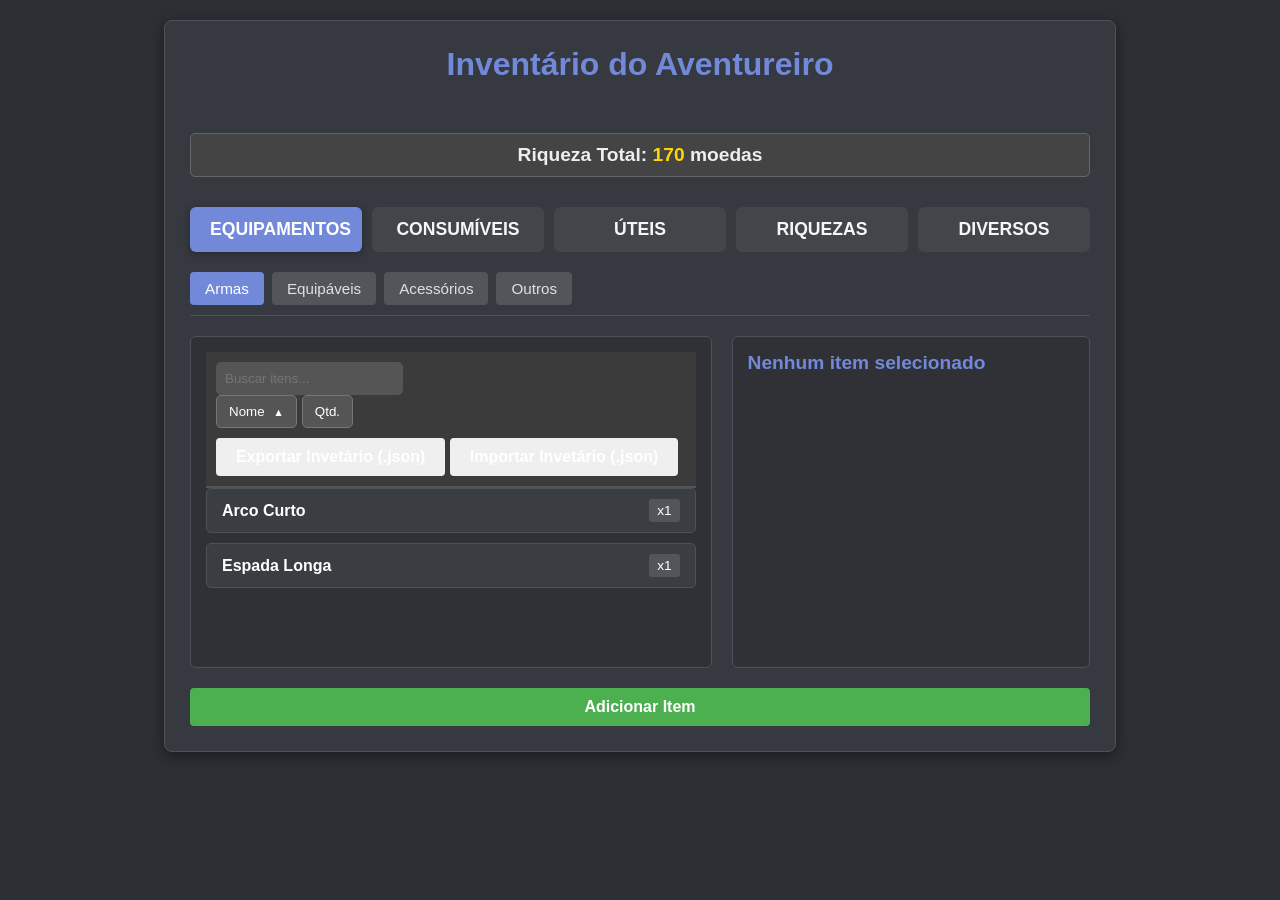
<file: inventario/index.html>
<!DOCTYPE html>
<html lang="pt-BR">
<head>
    <meta charset="UTF-8">
    <meta name="viewport" content="width=device-width, initial-scale=1.0">
    <title>Inventário RPG</title>
    <link rel="stylesheet" href="style.css">
</head>
<body>
    <div class="inventory-container">
        <h1>Inventário do Aventureiro</h1>
        <div class="total-wealth">
            <h3>Riqueza Total: <span id="totalWealthValue">0</span> moedas</h3>
        </div>

        <div class="main-categories">
            <button class="category-tab active" data-category="equipamentos">EQUIPAMENTOS</button>
            <button class="category-tab" data-category="consumiveis">CONSUMÍVEIS</button>
            <button class="category-tab" data-category="uteis">ÚTEIS</button>
            <button class="category-tab" data-category="riquezas">RIQUEZAS</button>
            <button class="category-tab" data-category="diversos">DIVERSOS</button>
        </div>

        <div class="subcategory-tabs">
            <button class="subcategory-tab active" data-subcategory="armas">Armas</button>
            <button class="subcategory-tab" data-subcategory="equipaveis">Equipáveis</button>
            <button class="subcategory-tab" data-subcategory="acessorios">Acessórios</button>
            <button class="subcategory-tab" data-subcategory="outros-equip">Outros</button>
        </div>
        
        <div class="inventory-content">
            <div class="item-list">
                <div class="controls-container">
                    <div class="search-sort-container">
                        <input type="text" id="searchInput" placeholder="Buscar itens...">
                        <div class="sort-buttons">
                            <button id="sortNameButton" class="sort-button">Nome</button>
                            <button id="sortQuantityButton" class="sort-button">Qtd.</button>
                        </div>
                    </div>

                    <div class="file-actions">
                        <button id="exportButton" class="action-button">Exportar Invetário (.json)</button>
                        <button id="importButton" class="action-button">Importar Invetário (.json)</button>
                        <input type="file" id="importFile" accept=".json" style="display: none;">
                    </div>
                </div>

                <div id="itemListWrapper">
                    <p>Clique em um item para ver os detalhes.</p>
                </div>
            </div>

            <div class="item-details">
                <div class="details-text">
                    <h3 class="details-name">Nenhum item selecionado</h3>
                    <p class="details-type"></p>
                    <p class="details-effect"></p>
                    <p class="details-special-effect"></p>
                    <p class="details-description"></p>
                    <p class="details-quantity"></p>
                    <p class="details-value hidden"></p>
                </div>
    
                <div class="action-buttons-container">
                    <div id="actionButtonsContainer" class="button-group">
                        <button id="useItemButton" class="action-button use-button hidden">Usar</button>
                        <button id="addQuantityButton" class="action-button add-button hidden">Adicionar Quantidade</button>
                        <button id="removeButton" class="action-button remove-button hidden">Remover Item</button>
                    </div>
    
                    <button id="moreActionButton" class="action-button more-button hidden">Mais...</button>

                    <div id="secondaryActionsContainer" class="button-group hidden">
                        <button id="editItemButton" class="action-button">Editar Item</button>
                        <button id="exportItemTextButton" class="action-button">Exportar</button>
                    </div>
                </div>
            </div>
        </div>

        <div id="addItemFormContainer" class="add-item-form-container hidden">
            <h2 id="formTitle">Adicionar Novo Item</h2>
            <div id="importItemContainer" class="import-text-container">
                <textarea id="importItemText" rows="6" placeholder="Cole o texto do item aqui para importar..."></textarea>
                <button id="importItemTextButton" class="action-button">Importar Item</button>
            </div>
            <form id="addItemForm" class="add-item-form">
                <div class="form-group">
                    <label for="itemName">Nome do Item:</label>
                    <input type="text" id="itemName" required>
                </div>
                <div class="form-group">
                    <label for="itemCategory">Categoria Principal:</label>
                    <select id="itemCategory" required>
                        <option value="equipamentos">EQUIPAMENTOS</option>
                        <option value="consumiveis">CONSUMÍVEIS</option>
                        <option value="uteis">ÚTEIS</option>
                        <option value="riquezas">RIQUEZAS</option>
                        <option value="diversos">DIVERSOS</option>
                    </select>
                </div>
                <div class="form-group">
                    <label for="itemSubcategory">Subcategoria:</label>
                    <select id="itemSubcategory" required></select>
                </div>
                <div class="form-group">
                    <label for="itemType">Tipo do Item:</label>
                    <input type="text" id="itemType" placeholder="Ex: Espada, Poção">
                </div>
                <div class="form-group">
                    <label for="itemEffect">Efeito:</label>
                    <input type="text" id="itemEffect" placeholder="Ex: +5 Dano Físico">
                </div>
                <div class="form-group">
                    <label for="itemSpecialEffect">Efeito Especial (opcional):</label>
                    <input type="text" id="itemSpecialEffect">
                </div>
                <div class="form-group">
                    <label for="itemDescription">Descrição (opcional):</label>
                    <textarea id="itemDescription"></textarea>
                </div>
                <div class="form-group">
                    <label for="itemQuantity">Quantidade:</label>
                    <input type="number" id="itemQuantity" value="1" min="1" required>
                </div>
                <div class="form-group">
                    <label for="itemValue">Valor Unitário (apenas Riquezas):</label>
                    <input type="number" id="itemValue" value="0" min="0">
                </div>
                <div class="form-actions">
                    <button type="submit" id="submitButton" class="action-button add-button">Adicionar Item</button>
                    <button type="button" id="cancelAddItemButton" class="action-button remove-button">Cancelar</button>
                </div>
            </form>
        </div>

        <button id="showAddItemButton" class="action-button add-button">Adicionar Item</button>
    </div>

    <div id="removeModal" class="modal hidden">
        <div class="modal-content">
            <h4>Remover Item</h4>
            <p id="removeModalText">Quantos itens de <strong id="itemToRemoveName"></strong> você quer remover?</p>
            <div class="modal-input">
                <input type="number" id="removeQuantityInput" min="1" value="1">
                <span id="maxQuantitySpan"></span>
            </div>
            <div class="modal-buttons">
                <button id="confirmRemoveButton" class="action-button remove-button">Confirmar</button>
                <button id="removeAllButton" class="action-button remove-button hidden">Remover Tudo</button>
                <button id="cancelRemoveButton" class="action-button">Cancelar</button>
            </div>
        </div>
    </div>
    
    <div id="addModal" class="modal hidden">
        <div class="modal-content">
            <h4>Adicionar Item</h4>
            <p>Quantos itens de <strong id="itemToAddName"></strong> você quer adicionar?</p>
            <div class="modal-input">
                <input type="number" id="addQuantityInput" min="1" value="1">
            </div>
            <div class="modal-buttons">
                <button id="confirmAddButton" class="action-button add-button">Confirmar</button>
                <button id="cancelAddButton" class="action-button">Cancelar</button>
            </div>
        </div>
    </div>

<div class="item-text-modal hidden">
    <h4>Exportar Item</h4>
    <textarea id="itemTextOutput" rows="8" readonly></textarea>
    <button id="copyItemTextButton" class="action-button">Copiar Texto</button>
</div>

    <script src="script.js"></script>
</body>
</html>
</file>
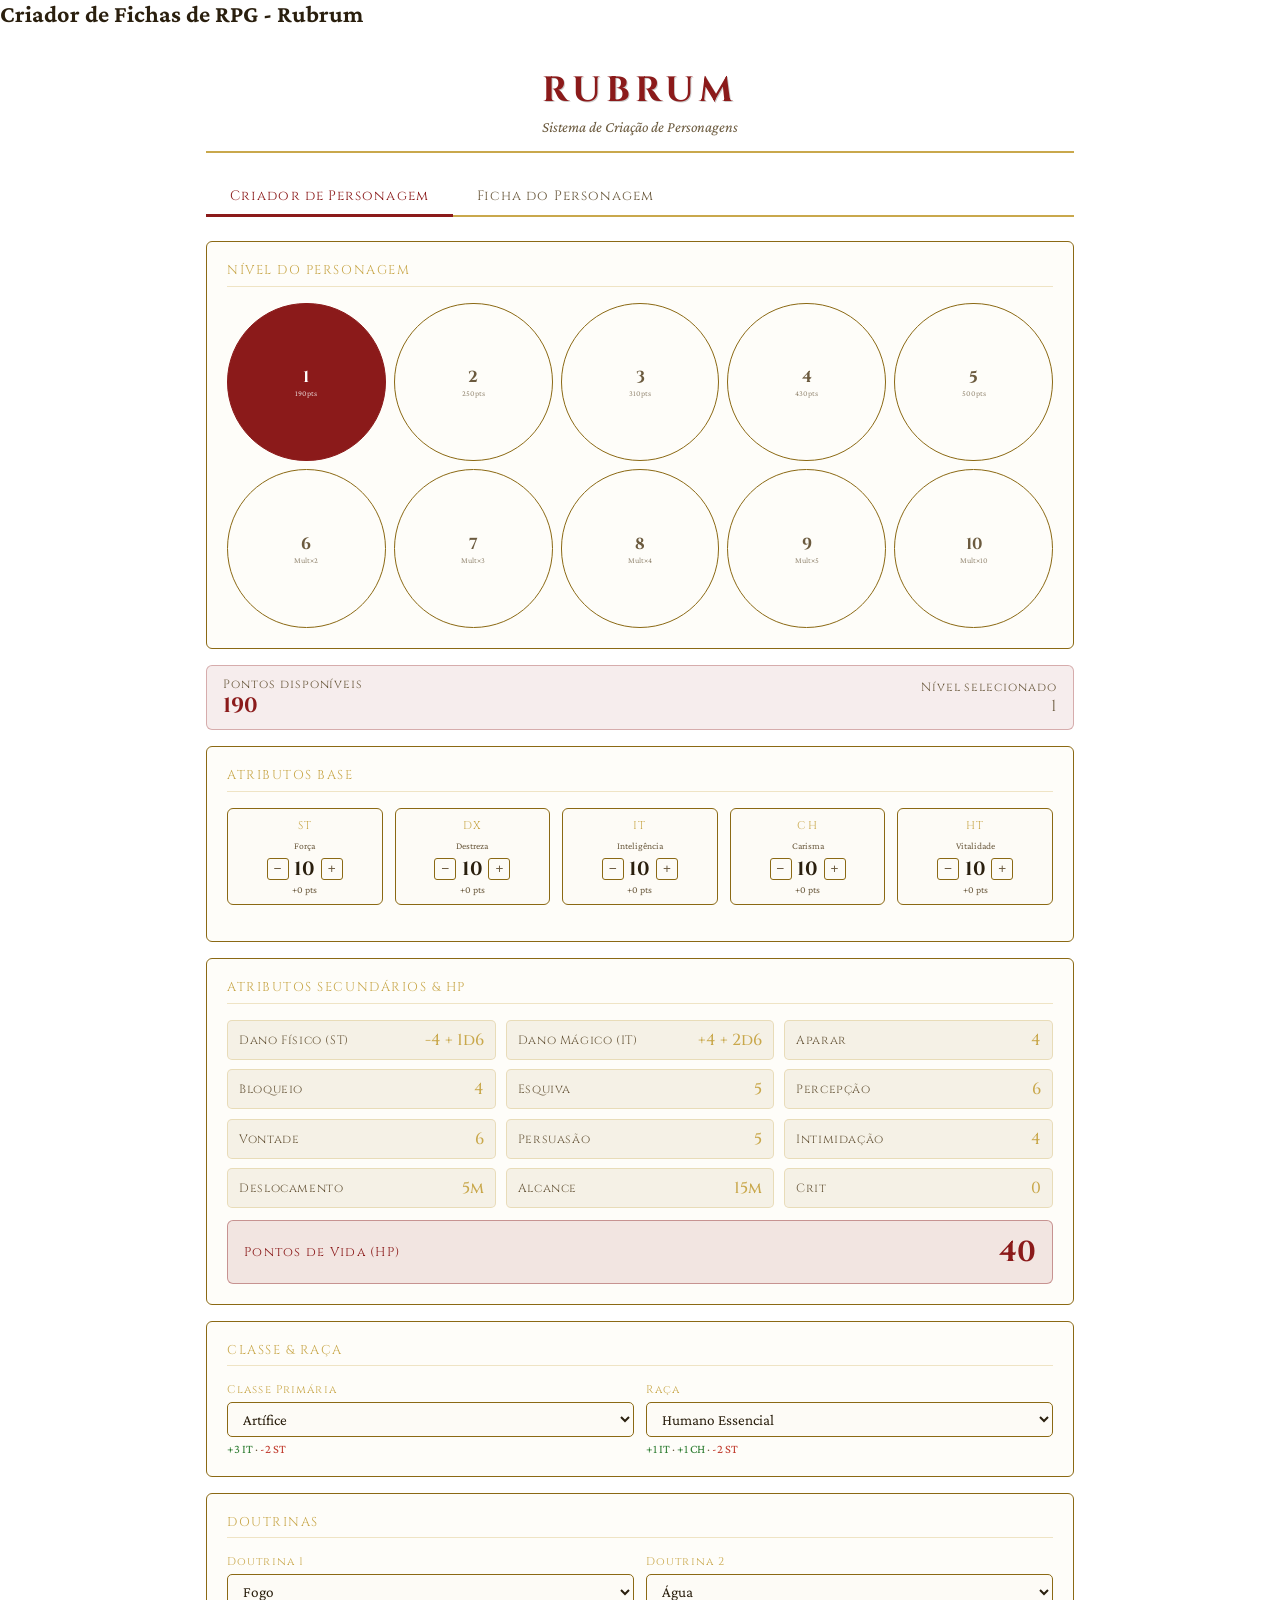
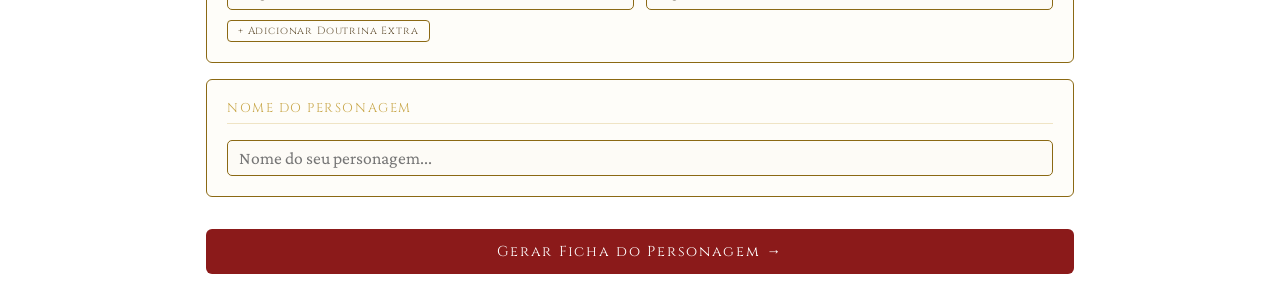
<file: Sheet_Creator/rubrum_sheet_v3.html>
<style>
  @import url('https://fonts.googleapis.com/css2?family=Cinzel:wght@400;500;700&family=Crimson+Pro:ital,wght@0,300;0,400;0,600;1,400&display=swap');

  * { box-sizing: border-box; margin: 0; padding: 0; }

  :root {
    --rubrum-red: #8B1A1A;
    --rubrum-gold: #C9A84C;
    --rubrum-dark: #1a1410;
    --rubrum-parchment: #f5edd8;
    --rubrum-ink: #2a1f0e;
    --rubrum-border: #8B6914;
    --rubrum-muted: #6b5a3e;
  }

  body { background: transparent; font-family: 'Crimson Pro', Georgia, serif; color: var(--rubrum-ink); }

  .app { max-width: 900px; margin: 0 auto; padding: 1rem; }

  .header {
    text-align: center;
    padding: 1.5rem 0 1rem;
    border-bottom: 2px solid var(--rubrum-gold);
    margin-bottom: 1.5rem;
  }

  .header h1 {
    font-family: 'Cinzel', serif;
    font-size: 2.2rem;
    color: var(--rubrum-red);
    letter-spacing: 0.15em;
    text-shadow: 1px 1px 0 rgba(0,0,0,0.2);
  }

  .header p {
    font-size: 0.95rem;
    color: var(--rubrum-muted);
    margin-top: 0.25rem;
    font-style: italic;
  }

  .tabs {
    display: flex;
    gap: 0;
    margin-bottom: 1.5rem;
    border-bottom: 2px solid var(--rubrum-gold);
  }

  .tab-btn {
    font-family: 'Cinzel', serif;
    font-size: 0.85rem;
    letter-spacing: 0.08em;
    padding: 0.6rem 1.5rem;
    background: none;
    border: none;
    border-bottom: 3px solid transparent;
    color: var(--rubrum-muted);
    cursor: pointer;
    transition: all 0.2s;
    margin-bottom: -2px;
  }

  .tab-btn.active {
    color: var(--rubrum-red);
    border-bottom-color: var(--rubrum-red);
  }

  .tab-btn:hover:not(.active) { color: var(--rubrum-gold); }

  .section { display: none; }
  .section.active { display: block; }

  .panel {
    background: rgba(245,237,216,0.15);
    border: 1px solid var(--rubrum-border);
    border-radius: 6px;
    padding: 1.25rem;
    margin-bottom: 1rem;
  }

  .panel-title {
    font-family: 'Cinzel', serif;
    font-size: 0.8rem;
    letter-spacing: 0.12em;
    color: var(--rubrum-gold);
    text-transform: uppercase;
    margin-bottom: 1rem;
    padding-bottom: 0.4rem;
    border-bottom: 1px solid rgba(201,168,76,0.3);
  }

  .level-grid {
    display: grid;
    grid-template-columns: repeat(5, 1fr);
    gap: 0.5rem;
  }

  @media (max-width: 600px) { .level-grid { grid-template-columns: repeat(5, 1fr); } }

  .level-btn {
    font-family: 'Cinzel', serif;
    font-size: 1rem;
    font-weight: 700;
    width: 100%;
    aspect-ratio: 1;
    border: 1.5px solid var(--rubrum-border);
    background: none;
    color: var(--rubrum-muted);
    border-radius: 50%;
    cursor: pointer;
    transition: all 0.2s;
    display: flex;
    flex-direction: column;
    align-items: center;
    justify-content: center;
    gap: 1px;
  }

  .level-btn .lv-pts { font-size: 0.5rem; font-family: 'Crimson Pro', serif; font-weight: 400; color: var(--rubrum-muted); opacity: 0.7; }

  .level-btn.selected {
    background: var(--rubrum-red);
    border-color: var(--rubrum-red);
    color: white;
  }

  .level-btn.selected .lv-pts { color: rgba(255,255,255,0.8); opacity: 1; }
  .level-btn:hover:not(.selected) { border-color: var(--rubrum-gold); color: var(--rubrum-gold); }

  .points-bar {
    display: flex;
    align-items: center;
    justify-content: space-between;
    background: rgba(139,26,26,0.08);
    border: 1px solid rgba(139,26,26,0.3);
    border-radius: 6px;
    padding: 0.6rem 1rem;
    margin-bottom: 1rem;
  }

  .points-label { font-family: 'Cinzel', serif; font-size: 0.75rem; letter-spacing: 0.08em; color: var(--rubrum-muted); }
  .points-value { font-family: 'Cinzel', serif; font-size: 1.3rem; color: var(--rubrum-red); font-weight: 700; }
  .points-value.negative { color: #c0392b; }

  .attrs-grid {
    display: grid;
    grid-template-columns: repeat(5, 1fr);
    gap: 0.75rem;
    margin-bottom: 1rem;
  }

  .attr-box {
    text-align: center;
    border: 1px solid var(--rubrum-border);
    border-radius: 6px;
    padding: 0.6rem 0.4rem;
    background: rgba(245,237,216,0.1);
  }

  .attr-label {
    font-family: 'Cinzel', serif;
    font-size: 0.7rem;
    letter-spacing: 0.1em;
    color: var(--rubrum-gold);
    margin-bottom: 0.4rem;
    display: block;
  }

  .attr-label-full { font-size: 0.6rem; color: var(--rubrum-muted); display: block; margin-bottom: 0.3rem; }

  .attr-controls { display: flex; align-items: center; justify-content: center; gap: 4px; }

  .attr-btn {
    width: 22px; height: 22px;
    border: 1px solid var(--rubrum-border);
    background: none;
    color: var(--rubrum-muted);
    border-radius: 3px;
    cursor: pointer;
    font-size: 0.85rem;
    line-height: 1;
    transition: all 0.15s;
    display: flex; align-items: center; justify-content: center;
  }

  .attr-btn:hover { background: var(--rubrum-gold); color: white; border-color: var(--rubrum-gold); }

  .attr-value {
    font-family: 'Cinzel', serif;
    font-size: 1.2rem;
    font-weight: 700;
    color: var(--rubrum-ink);
    min-width: 24px;
    text-align: center;
  }

  .attr-cost { font-size: 0.62rem; color: var(--rubrum-muted); margin-top: 2px; display: block; }

  .secondary-grid {
    display: grid;
    grid-template-columns: repeat(3, 1fr);
    gap: 0.6rem;
  }

  .sec-stat {
    background: rgba(139,105,20,0.08);
    border: 1px solid rgba(201,168,76,0.3);
    border-radius: 5px;
    padding: 0.5rem 0.7rem;
    display: flex;
    justify-content: space-between;
    align-items: center;
  }

  .sec-stat-name { font-size: 0.75rem; color: var(--rubrum-muted); font-family: 'Cinzel', serif; letter-spacing: 0.05em; }
  .sec-stat-val { font-family: 'Cinzel', serif; font-size: 1rem; color: var(--rubrum-gold); font-weight: 500; }

  .hp-bar {
    background: rgba(139,26,26,0.1);
    border: 1.5px solid rgba(139,26,26,0.4);
    border-radius: 6px;
    padding: 0.7rem 1rem;
    display: flex;
    justify-content: space-between;
    align-items: center;
    margin-top: 0.75rem;
  }

  .hp-label { font-family: 'Cinzel', serif; font-size: 0.8rem; letter-spacing: 0.1em; color: var(--rubrum-red); }
  .hp-value { font-family: 'Cinzel', serif; font-size: 1.8rem; color: var(--rubrum-red); font-weight: 700; }

  .select-grid { display: grid; grid-template-columns: 1fr 1fr; gap: 0.75rem; }
  .select-full { grid-column: 1/-1; }

  label.field-label {
    font-family: 'Cinzel', serif;
    font-size: 0.7rem;
    letter-spacing: 0.1em;
    color: var(--rubrum-gold);
    display: block;
    margin-bottom: 0.3rem;
  }

  select, input[type=text], textarea {
    width: 100%;
    background: rgba(245,237,216,0.12);
    border: 1px solid var(--rubrum-border);
    border-radius: 5px;
    color: var(--rubrum-ink);
    font-family: 'Crimson Pro', serif;
    font-size: 0.95rem;
    padding: 0.45rem 0.7rem;
    outline: none;
    transition: border-color 0.15s;
    appearance: auto;
  }

  select:focus, input[type=text]:focus, textarea:focus { border-color: var(--rubrum-gold); }

  .doctrine-grid { display: grid; grid-template-columns: 1fr 1fr; gap: 0.75rem; }

  .doctrine-select { position: relative; }

  .class-badge {
    display: inline-block;
    background: rgba(139,26,26,0.15);
    border: 1px solid rgba(139,26,26,0.4);
    border-radius: 4px;
    padding: 0.2rem 0.6rem;
    font-family: 'Cinzel', serif;
    font-size: 0.7rem;
    color: var(--rubrum-red);
    margin-top: 0.4rem;
  }

  .combined-class {
    text-align: center;
    padding: 0.5rem;
    background: rgba(201,168,76,0.1);
    border: 1px solid rgba(201,168,76,0.4);
    border-radius: 5px;
    margin-top: 0.5rem;
  }

  .combined-class-name {
    font-family: 'Cinzel', serif;
    font-size: 1rem;
    color: var(--rubrum-gold);
  }

  .bonus-list {
    font-size: 0.78rem;
    color: var(--rubrum-muted);
    margin-top: 0.3rem;
  }

  .bonus-pos { color: #2e7d32; }
  .bonus-neg { color: #c0392b; }

  .generate-btn {
    width: 100%;
    font-family: 'Cinzel', serif;
    font-size: 0.9rem;
    letter-spacing: 0.12em;
    padding: 0.8rem;
    background: var(--rubrum-red);
    color: white;
    border: none;
    border-radius: 6px;
    cursor: pointer;
    transition: all 0.2s;
    margin-top: 1rem;
  }

  .generate-btn:hover { background: #a01f1f; transform: translateY(-1px); }

  .dano-row {
    display: flex;
    align-items: center;
    gap: 0.75rem;
    margin-top: 0.75rem;
  }

  .dano-row label.field-label { margin-bottom: 0; white-space: nowrap; }
  .dano-row select { flex: 1; }
  .dano-formula {
    font-family: 'Cinzel', serif;
    font-size: 0.9rem;
    color: var(--rubrum-gold);
    white-space: nowrap;
  }

  /* ======= FICHA ======= */
  .sheet { padding: 0.5rem 0; }

  /* --- Cabeçalho: nome à esq, meta-grid à dir --- */
  .sheet-header {
    display: grid;
    grid-template-columns: 1fr 2fr;
    gap: 15px;
    margin-bottom: 1rem;
    border: 1px solid var(--rubrum-border);
    border-radius: 8px;
    padding: 14px;
    background: rgba(201,168,76,0.04);
  }

  .sheet-name-box {
    border: 1px solid var(--rubrum-border);
    border-radius: 6px;
    padding: 10px 14px;
    display: flex;
    flex-direction: column;
    justify-content: center;
    gap: 4px;
  }

  .sheet-name-label {
    font-family: 'Cinzel', serif;
    font-size: 0.58rem;
    letter-spacing: 0.12em;
    text-transform: uppercase;
    color: var(--rubrum-muted);
  }

  .sheet-name-input {
    font-family: 'Cinzel', serif;
    font-size: 1.3rem;
    font-weight: 700;
    background: none;
    border: none;
    border-bottom: 1px dashed var(--rubrum-border);
    color: var(--rubrum-red);
    outline: none;
    width: 100%;
    letter-spacing: 0.06em;
    padding: 0.1rem 0;
  }

  .sheet-title-input {
    font-family: 'Crimson Pro', serif;
    font-size: 0.85rem;
    font-style: italic;
    background: none;
    border: none;
    color: var(--rubrum-muted);
    outline: none;
    width: 100%;
    padding: 0;
    margin-top: 2px;
  }

  /* Meta-grid: até 3 por linha, cada célula com label + valor */
  .sheet-meta {
    display: grid;
    grid-template-columns: repeat(3, 1fr);
    gap: 8px;
  }

  .sheet-meta-item {
    border: 1px solid rgba(139,105,20,0.4);
    border-radius: 5px;
    padding: 6px 10px;
    background: rgba(245,237,216,0.08);
  }

  /* O JS escreve: "Label <span>Valor</span>" — usamos ::before via display flex */
  .sheet-meta-item {
    display: flex;
    flex-direction: column;
    gap: 2px;
  }

  /* texto direto (label) */
  .sheet-meta-item {
    font-family: 'Cinzel', serif;
    font-size: 0.58rem;
    letter-spacing: 0.1em;
    text-transform: uppercase;
    color: var(--rubrum-muted);
  }

  /* span = valor */
  .sheet-meta-item span {
    font-family: 'Cinzel', serif;
    font-size: 0.8rem;
    color: var(--rubrum-gold);
    font-weight: 600;
    text-transform: none;
    letter-spacing: 0.02em;
  }

  /* --- Grade principal 3 colunas --- */
  .sheet-grid {
    display: grid;
    grid-template-columns: 160px 1fr 1fr;
    gap: 15px;
    align-items: start;
  }

  /* --- stat-row: usado em sheet-attrs e sheet-secondary pelo JS --- */
  .stat-row {
    display: flex;
    justify-content: space-between;
    align-items: center;
    padding: 0.28rem 0;
    border-bottom: 1px solid rgba(201,168,76,0.12);
  }
  .stat-row:last-child { border-bottom: none; }
  .stat-name { color: var(--rubrum-muted); font-size: 0.78rem; }
  .stat-val  { font-family: 'Cinzel', serif; color: var(--rubrum-gold); font-weight: 600; font-size: 0.88rem; }

  /* --- Coluna esquerda: attr-cards empilhados --- */
  .sheet-col-left {
    display: flex;
    flex-direction: column;
    gap: 10px;
  }

  /* panel genérico da ficha */
  .sheet-panel {
    border: 1px solid var(--rubrum-border);
    border-radius: 6px;
    overflow: hidden;
  }

  .sheet-panel-title {
    font-family: 'Cinzel', serif;
    font-size: 0.62rem;
    letter-spacing: 0.12em;
    text-transform: uppercase;
    color: var(--rubrum-parchment);
    background: var(--rubrum-red);
    padding: 4px 10px;
    text-align: center;
  }

  .sheet-panel-body { padding: 10px 12px; }

  /* attr-card: abreviação em cima, valor grande, nome completo embaixo */
  .attr-card {
    border: 1px solid var(--rubrum-border);
    border-radius: 8px;
    text-align: center;
    padding: 6px 4px;
    background: rgba(245,237,216,0.07);
  }

  .attr-card-abbr {
    font-family: 'Cinzel', serif;
    font-size: 0.62rem;
    letter-spacing: 0.1em;
    color: var(--rubrum-red);
    text-transform: uppercase;
  }

  .attr-card-val {
    font-family: 'Cinzel', serif;
    font-size: 1.6rem;
    font-weight: 700;
    color: var(--rubrum-ink);
    line-height: 1.1;
    display: block;
  }

  .attr-card-name {
    font-size: 0.55rem;
    color: var(--rubrum-muted);
    display: block;
    margin-top: 1px;
  }

  /* HP: badge vermelho grande */
  .hp-sheet {
    border: 2px solid rgba(139,26,26,0.45);
    border-radius: 6px;
    padding: 8px;
    text-align: center;
    background: rgba(139,26,26,0.06);
  }

  .hp-sheet-val {
    font-family: 'Cinzel', serif;
    font-size: 2rem;
    font-weight: 700;
    color: var(--rubrum-red);
    line-height: 1;
    display: block;
  }

  .hp-sheet-label {
    font-family: 'Cinzel', serif;
    font-size: 0.55rem;
    letter-spacing: 0.1em;
    text-transform: uppercase;
    color: var(--rubrum-muted);
    display: block;
    margin-top: 3px;
  }

  /* Dano: dois badges lado a lado */
  .dano-grid {
    display: grid;
    grid-template-columns: 1fr 1fr;
    gap: 6px;
  }

  .dano-badge {
    border: 1px solid rgba(201,168,76,0.35);
    border-radius: 5px;
    padding: 6px 4px;
    text-align: center;
  }

  .dano-badge-label {
    font-family: 'Cinzel', serif;
    font-size: 0.52rem;
    letter-spacing: 0.08em;
    text-transform: uppercase;
    color: var(--rubrum-muted);
    display: block;
    margin-bottom: 2px;
  }

  .dano-badge-val {
    font-family: 'Cinzel', serif;
    font-size: 0.78rem;
    color: var(--rubrum-gold);
    font-weight: 600;
  }

  /* --- Colunas central e direita --- */
  .sheet-col-center,
  .sheet-col-right {
    display: flex;
    flex-direction: column;
    gap: 10px;
  }

  /* weapon-slot: mantido pelo JS, só precisa de CSS */
  .weapon-slot {
    display: flex;
    align-items: center;
    gap: 8px;
    padding: 5px 4px;
    border-bottom: 1px solid rgba(201,168,76,0.12);
  }
  .weapon-slot:last-child { border-bottom: none; }

  .weapon-slot-num {
    font-family: 'Cinzel', serif;
    font-size: 0.6rem;
    color: var(--rubrum-muted);
    min-width: 16px;
    text-align: center;
  }

  .weapon-slot input {
    border: none;
    background: none;
    flex: 1;
    font-family: 'Crimson Pro', serif;
    font-size: 0.9rem;
    color: var(--rubrum-ink);
    outline: none;
    padding: 0;
  }

  /* item-row: mantido pelo JS */
  .item-row {
    display: flex;
    align-items: center;
    gap: 6px;
    padding: 4px 0;
    border-bottom: 1px solid rgba(201,168,76,0.1);
  }
  .item-row:last-child { border-bottom: none; }

  .item-row input {
    flex: 1;
    border: none;
    background: none;
    font-family: 'Crimson Pro', serif;
    font-size: 0.88rem;
    color: var(--rubrum-ink);
    outline: none;
    padding: 0;
  }

  /* remove-btn */
  .remove-btn {
    background: none;
    border: none;
    color: rgba(139,26,26,0.35);
    cursor: pointer;
    font-size: 0.8rem;
    padding: 0 3px;
    line-height: 1;
    transition: color 0.15s;
    flex-shrink: 0;
  }
  .remove-btn:hover { color: var(--rubrum-red); }

  /* add-btn */
  .add-btn {
    font-family: 'Cinzel', serif;
    font-size: 0.65rem;
    letter-spacing: 0.08em;
    padding: 3px 10px;
    background: none;
    border: 1px solid var(--rubrum-border);
    color: var(--rubrum-muted);
    border-radius: 4px;
    cursor: pointer;
    transition: all 0.15s;
    margin-top: 6px;
    display: inline-block;
  }
  .add-btn:hover { border-color: var(--rubrum-gold); color: var(--rubrum-gold); }

  /* skill-card: mantido pelo JS */
  .skill-card {
    border: 1px solid rgba(201,168,76,0.25);
    border-radius: 5px;
    padding: 6px 10px;
    margin-bottom: 5px;
    display: flex;
    gap: 6px;
    align-items: flex-start;
  }

  .skill-num {
    font-family: 'Cinzel', serif;
    font-size: 0.6rem;
    color: var(--rubrum-muted);
    min-width: 18px;
    padding-top: 3px;
  }

  .skill-card textarea {
    border: none;
    background: none;
    flex: 1;
    font-family: 'Crimson Pro', serif;
    font-size: 0.88rem;
    color: var(--rubrum-ink);
    outline: none;
    resize: none;
    padding: 0;
    min-height: 36px;
    line-height: 1.4;
  }

  .empty-notice {
    text-align: center;
    padding: 2rem;
    color: var(--rubrum-muted);
    font-style: italic;
    font-size: 0.9rem;
  }

  .divider {
    border: none;
    border-top: 1px solid rgba(201,168,76,0.25);
    margin: 0.75rem 0;
  }

  @media (prefers-color-scheme: dark) {
    :root {
      --rubrum-ink: #e8d8b8;
      --rubrum-parchment: #ffffff;
      --rubrum-muted: #a89070;
    }
    select, input[type=text], textarea { color: #e8d8b8; }
    .attr-value { color: #e8d8b8; }
    .weapon-slot input, .item-row input, .skill-card textarea { color: #e8d8b8; }
    .sheet-name-input { color: #e05555; }
    .sheet-title-input { color: #a89070; }
  }

  /* ESTILO PARA IMPRESSÃO - Adicionado para esconder o que não é ficha */
  @media print {
    .tabs, .header, .add-btn, .remove-btn, .generate-btn, #tab-creator { display: none !important; }
    #tab-sheet { display: block !important; }
    .section { display: none; }
    .section.active { display: block; }
    body { background: white !important; color: black !important; }
    .app { max-width: 100%; margin: 0; padding: 0; }
    .sheet-panel, .hp-sheet, .sheet-header { page-break-inside: avoid; }
    input, textarea, select { border: none !important; background: none !important; padding: 0 !important; }
    .sheet-panel-title { background: #8B1A1A !important; -webkit-print-color-adjust: exact; print-color-adjust: exact; }
  }
</style>

<body>
  <h2 class="sr-only">Criador de Fichas de RPG - Rubrum</h2>

  <div class="app">
    <div class="header">
      <h1>RUBRUM</h1>
      <p>Sistema de Criação de Personagens</p>
    </div>

    <div class="tabs">
      <button class="tab-btn active" onclick="showTab('creator')">Criador de Personagem</button>
      <button class="tab-btn" onclick="showTab('sheet')">Ficha do Personagem</button>
    </div>

    <!-- CRIADOR -->
    <div id="tab-creator" class="section active">

      <!-- NÍVEL -->
      <div class="panel">
        <div class="panel-title">Nível do Personagem</div>
        <div class="level-grid" id="level-grid"></div>
      </div>

      <!-- PONTOS -->
      <div class="points-bar">
        <div>
          <div class="points-label">Pontos disponíveis</div>
          <div class="points-value" id="points-display">190</div>
        </div>
        <div style="text-align:right">
          <div class="points-label">Nível selecionado</div>
          <div style="font-family:'Cinzel',serif;font-size:1rem;color:var(--rubrum-muted)" id="level-display">1</div>
        </div>
      </div>

      <!-- ATRIBUTOS BASE -->
      <div class="panel">
        <div class="panel-title">Atributos Base</div>
        <div class="attrs-grid" id="attrs-grid"></div>
      </div>

      <!-- ATRIBUTOS SECUNDÁRIOS -->
      <div class="panel">
        <div class="panel-title">Atributos Secundários & HP</div>
        <div class="secondary-grid">
          <div class="sec-stat"><span class="sec-stat-name">Dano Físico (ST)</span><span class="sec-stat-val" id="val-dano-fisico">-</span></div>
          <div class="sec-stat"><span class="sec-stat-name">Dano Mágico (IT)</span><span class="sec-stat-val" id="val-dano-magico">-</span></div>
          <div class="sec-stat"><span class="sec-stat-name">Aparar</span><span class="sec-stat-val" id="sec-aparar">5</span></div>
          <div class="sec-stat"><span class="sec-stat-name">Bloqueio</span><span class="sec-stat-val" id="sec-bloqueio">5</span></div>
          <div class="sec-stat"><span class="sec-stat-name">Esquiva</span><span class="sec-stat-val" id="sec-esquiva">5</span></div>
          <div class="sec-stat"><span class="sec-stat-name">Percepção</span><span class="sec-stat-val" id="sec-percepcao">5</span></div>
          <div class="sec-stat"><span class="sec-stat-name">Vontade</span><span class="sec-stat-val" id="sec-vontade">5</span></div>
          <div class="sec-stat"><span class="sec-stat-name">Persuasão</span><span class="sec-stat-val" id="sec-persuasao">5</span></div>
          <div class="sec-stat"><span class="sec-stat-name">Intimidação</span><span class="sec-stat-val" id="sec-intimidacao">5</span></div>
          <div class="sec-stat"><span class="sec-stat-name">Deslocamento</span><span class="sec-stat-val" id="sec-deslocamento">5m</span></div>
          <div class="sec-stat"><span class="sec-stat-name">Alcance</span><span class="sec-stat-val" id="sec-range">15m</span></div>
          <div class="sec-stat"><span class="sec-stat-name">Crit</span><span class="sec-stat-val" id="sec-crit">0</span></div>
        </div>
        <div class="hp-bar">
          <span class="hp-label">Pontos de Vida (HP)</span>
          <span class="hp-value" id="hp-display">40</span>
        </div>
      </div>

      <!-- CLASSE, RAÇA -->
      <div class="panel">
        <div class="panel-title">Classe & Raça</div>
        <div class="select-grid">
          <div>
            <label class="field-label">Classe Primária</label>
            <select id="class-primary" onchange="onClassChange()"></select>
            <div id="class-primary-bonus" class="bonus-list"></div>
          </div>
          <div>
            <label class="field-label">Raça</label>
            <select id="race-select" onchange="onRaceChange()"></select>
            <div id="race-bonus" class="bonus-list"></div>
          </div>

          <div id="secondary-class-section" style="display:none" class="select-full">
            <hr class="divider">
            <label class="field-label">Classe Secundária (Nível 5+)</label>
            <select id="class-secondary" onchange="onClassChange()"></select>
            <div id="class-secondary-bonus" class="bonus-list"></div>
            <div id="combined-class-display" class="combined-class" style="display:none">
              <div class="combined-class-name" id="combined-class-name"></div>
              <div style="font-size:0.7rem;color:var(--rubrum-muted);margin-top:2px">Classe Combinada</div>
            </div>
          </div>
        </div>
      </div>

      <!-- DOUTRINAS -->
      <div class="panel">
        <div class="panel-title">Doutrinas</div>
        
        <div id="natural-doctrine-section" style="display:none; margin-bottom: 1rem;">
          <label class="field-label" style="color: var(--rubrum-red);">Doutrina Natural</label>
          <div id="natural-doctrine-display" style="font-family: 'Crimson Pro', serif; font-size: 1rem; color: var(--rubrum-ink); background: rgba(139,26,26,0.05); padding: 0.45rem 0.7rem; border: 1px solid rgba(139,26,26,0.3); border-radius: 5px;"></div>
          <hr class="divider">
        </div>

        <div class="doctrine-grid" id="doctrine-container">
          <div>
            <label class="field-label">Doutrina 1</label>
            <select class="doctrine-select" onchange="onDoctrineChange(this)"></select>
          </div>
          <div>
            <label class="field-label">Doutrina 2</label>
            <select class="doctrine-select" onchange="onDoctrineChange(this)"></select>
          </div>
        </div>
        
        <button class="add-btn" style="margin-top: 10px;" onclick="addDoctrineInput()">+ Adicionar Doutrina Extra</button>

        <div id="doctrine-warning" style="font-size:0.78rem;color:#c0392b;margin-top:0.5rem;display:none">
          ⚠ A doutrina "Nulo" deve ser escolhida sozinha.
        </div>
      </div>

      <!-- NOME -->
      <div class="panel">
        <div class="panel-title">Nome do Personagem</div>
        <input type="text" id="char-name-input" placeholder="Nome do seu personagem..." style="font-size:1.1rem;">
      </div>

      <button class="generate-btn" onclick="generateSheet()">Gerar Ficha do Personagem →</button>
    </div>

    <!-- FICHA -->
    <div id="tab-sheet" class="section">
      <div id="sheet-empty" class="empty-notice">
        Crie seu personagem primeiro na aba "Criador de Personagem".
      </div>

      <div id="sheet-content" style="display:none" class="sheet">

        <!-- Botões de ação -->
        <div style="display:flex; gap:10px; margin-bottom:0.75rem;">
          <button class="generate-btn" style="flex:1; background:var(--rubrum-dark);" onclick="imprimirFicha()">🖨️ Imprimir / PDF</button>
          <button class="generate-btn" style="flex:1; background:#2c3e50;" onclick="salvarFichaJSON()">💾 Salvar .JSON</button>
        </div>

        <!-- CABEÇALHO: nome à esquerda, meta-grid à direita -->
        <div class="sheet-header">
          <div class="sheet-name-box">
            <span class="sheet-name-label">Nome do Personagem</span>
            <input class="sheet-name-input" id="sheet-name" type="text" placeholder="Nome do Personagem">
            <input class="sheet-title-input" id="sheet-title" type="text" placeholder="Título / Epíteto...">
          </div>
          <!-- O JS popula sheet-meta com .sheet-meta-item contendo texto + <span> -->
          <div class="sheet-meta" id="sheet-meta"></div>
        </div>

        <!-- GRADE 3 COLUNAS -->
        <div class="sheet-grid">

          <!-- COL 1: atributos primários + HP + danos -->
          <div class="sheet-col-left">

            <div class="sheet-panel">
              <div class="sheet-panel-title">Atributos</div>
              <div class="sheet-panel-body" style="display:flex; flex-direction:column; gap:6px;">
                <!-- JS popula sheet-attrs com .stat-row > .stat-name + .stat-val -->
                <div id="sheet-attrs"></div>
              </div>
            </div>

            <div class="hp-sheet">
              <span class="hp-sheet-val" id="sheet-hp">—</span>
              <span class="hp-sheet-label">Pontos de Vida</span>
            </div>

          </div>

          <!-- COL 2: secundários + armas -->
          <div class="sheet-col-center">

            <div class="sheet-panel">
              <div class="sheet-panel-title">Atributos Secundários</div>
              <div class="sheet-panel-body">
                <!-- JS popula sheet-secondary com .stat-row > .stat-name + .stat-val -->
                <div id="sheet-secondary"></div>
              </div>
            </div>

            <div class="sheet-panel">
              <div class="sheet-panel-title">Armas Equipadas</div>
              <div class="sheet-panel-body">
                <!-- JS popula weapon-slots com .weapon-slot > .weapon-slot-num + input -->
                <div id="weapon-slots"></div>
              </div>
            </div>

          </div>

          <!-- COL 3: itens + habilidades -->
          <div class="sheet-col-right">

            <div class="sheet-panel">
              <div class="sheet-panel-title">Mochila / Itens</div>
              <div class="sheet-panel-body">
                <!-- JS popula item-list com .item-row > input + .remove-btn -->
                <div id="item-list"></div>
                <button class="add-btn" onclick="addItem()">+ Adicionar Item</button>
              </div>
            </div>

            <div class="sheet-panel">
              <div class="sheet-panel-title" style="display:flex; justify-content:space-between; align-items:center; padding-right:10px;">
                <span>Habilidades</span>
                <button class="add-btn" style="margin-top:0;" onclick="addSkill()">+ Habilidade</button>
              </div>
              <div class="sheet-panel-body">
                <!-- JS popula skill-list com .skill-card > .skill-num + textarea + .remove-btn -->
                <div id="skill-list"></div>
              </div>
            </div>

          </div>

        </div><!-- fim sheet-grid -->
      </div><!-- fim sheet-content -->
    </div><!-- fim tab-sheet -->
  </div><!-- fim app -->
</body>

<script>
//Tabela de níveis, onde cada objeto representa um nível de personagem com seus pontos de custo, pontos de vida (HP), rótulo para exibição e informações adicionais sobre habilidades concedidas ou multiplicadores de HP.
  const LEVELS = [
  { pts: 190, hp: 4, label: '190pts', info: '2 Hab · HP×4' },
  { pts: 250, hp: 4, label: '250pts', info: '1 Hab · HP×4' },
  { pts: 310, hp: 5, label: '310pts', info: '1 Hab · HP×5' },
  { pts: 430, hp: 7, label: '430pts', info: '1 Hab · HP×7' },
  { pts: 500, hp: 10, label: '500pts', info: '2 Hab · HP×10' },
  { pts: 500, hp: 30, label: 'Mult×2', info: 'HP×30' },
  { pts: 500, hp: 50, label: 'Mult×3', info: 'HP×50' },
  { pts: 500, hp: 100, label: 'Mult×4', info: '1 Hab · HP×100' },
  { pts: 500, hp: 150, label: 'Mult×5', info: 'HP×150' },
  { pts: 500, hp: 200, label: 'Mult×10', info: 'Sup · HP×200' },
];

// Nomes dos níveis
const LEVEL_NAMES = {
  1: "Herói Bronze",
  2: "Herói Prata",
  3: "Herói Ouro",
  4: "Campeão",
  5: "Mestre",
  6: "Conquistador",
  7: "Dominador",
  8: "Soberano",
  9: "Grão-Mestre",
  10: "Lenda"
};

//Número de habilidades concedidas por nível, onde cada índice corresponde ao nível do personagem (0 para nível 1, 1 para nível 2, etc.) e o valor é a quantidade de habilidades que o personagem recebe ao atingir aquele nível.
const SKILLS_BY_LEVEL = [2,3,4,5,6,6,6,7,7,8];

//Tabela de custo de atributos, onde cada valor representa o custo em pontos para aumentar ou diminuir um atributo daquele valor específico. Valores negativos indicam um desconto (ganho de pontos) ao reduzir o atributo, enquanto valores positivos indicam um custo ao aumentar o atributo.
const ATTR_COST = { 1:-80,2:-70,3:-60,4:-50,5:-40,6:-30,7:-20,8:-15,9:-10,10:0,11:10,12:20,13:30,14:45,15:60,16:80,17:100,18:125,19:150,20:175 };

//Lista de atributos, cada um com seu nome completo para exibição e seu código interno para cálculos e referência.
const ATTRS = ['ST','DX','IT','CH','HT'];
const ATTR_NAMES = { ST:'Força', DX:'Destreza', IT:'Inteligência', CH:'Carisma', HT:'Vitalidade' };

//Lista de classes disponíveis, cada uma com suas peculiaridades e bônus de classe.
const CLASSES = ['Artífice','Artista Marcial','Atirador','Domador','Espadachim','Ladrão','Mágico','Mestre de Armas','Palavro','Sobrevivente','Trovador','Xamã'];

//Lista de Bônus de Classe, cada classe tem modificadores para os atributos e possíveis bônus extras (como habilidades ou características únicas).
const CLASS_BONUS = {
  'Artífice': { mods: { IT:3, ST:-2 }, extra: {} },
  'Artista Marcial': { mods: { DX:1, IT:-1 }, extra: { esquiva:1 } },
  'Atirador': { mods: { DX:2, ST:-1 }, extra: { range:'x2' } },
  'Domador': { mods: { DX:2, HT:-1 }, extra: {} },
  'Espadachim': { mods: { DX:1, ST:1, HT:-1 }, extra: { crit:2 } },
  'Ladrão': { mods: { DX:2, HT:-1 }, extra: { esquiva:1 } },
  'Mágico': { mods: { IT:3, ST:-2 }, extra: {} },
  'Mestre de Armas': { mods: { ST:1, DX:-1 }, extra: { bloqueio:2 } },
  'Palavro': { mods: { IT:2, DX:-1 }, extra: {} },
  'Sobrevivente': { mods: { HT:-1 }, extra: { esquiva:3 } },
  'Trovador': { mods: { IT:1, CH:1, ST:-1 }, extra: {} },
  'Xamã': { mods: { IT:1, HT:1, DX:-1 }, extra: {} },
};

//Lista de raças disponíveis, cada uma com suas peculiaridades e bônus raciais.
const RACES = ['Anjo','Anticorpo','Astraniano','Biliano','Celta','Cósmico','Escamoflora','Fízio','Flamestríaco','Furtivo','Gotho','Humano Essencial','Humano Resgatado','Humano Vita','Montanhoso','Ogro','Ogro Transmorfo','Star','Tamoriano','Teraníaco','Zequiniano'];
//Lista de Bônus raciais, cada raça tem modificadores para os atributos e possíveis bônus extras (como habilidades ou características únicas).
const RACE_BONUS = {
  'Anjo': { mods: { DX:1, HT:1, ST:-1, CH:-1 }, extra: {} },
  'Anticorpo': { mods: { ST:1, IT:1 , HT:-2 }, extra: {} },
  'Astraniano': { mods: { ST:1, IT:1, DX:-1, CH:-1 }, extra: {} },
  'Biliano': { mods: { IT:1, HT:1, ST:-1, DX:-1 }, extra: {} },
  'Celta': { mods: { IT:2, HT:1, ST:-2, CH:-1 }, extra: {} },
  'Cósmico': { mods: { IT:1, HT:1, ST:-1, DX:-1 }, extra: {} },
  'Escamoflora': { mods: { DX:2, IT:1, ST:-2, CH:-1 }, extra: {} },
  'Fízio': { mods: { DX:1, HT:2, IT:-1, CH:-2 }, extra: {} },
  'Flamestríaco': { mods: { ST:1, HT:1, DX:-1, CH:-1 }, extra: {} },
  'Furtivo': { mods: { DX:2, CH:1, ST:-2, HT:-1 }, extra: {} },
  'Gotho': { mods: { ST:2, HT:1, DX:-1, CH:-2 }, extra: {} },
  'Humano Essencial': { mods: { IT:1, CH:1, ST:-2 }, extra: {} },
  'Humano Resgatado': { mods: { ST:1, HT:1, DX:-1, CH:-1 }, extra: {} },
  'Humano Vita': { mods: { IT:2, DX:-1, HT:-1 }, extra: {} },
  'Montanhoso': { mods: { ST:1, HT:1, DX:-1, IT:-1 }, extra: {} },
  'Ogro': { mods: { HT:1, CH:1, DX:-2 }, extra: {} },
  'Ogro Transmorfo': { mods: { ST:1, DX:1, HT:1, CH:-3 }, extra: {} },
  'Star': { mods: { ST:1, DX:1, HT:1, IT:-2, CH:-1 }, extra: {} },
  'Tamoriano': { mods: { IT:2, HT:1, ST:-1, DX:-2 }, extra: {} },
  'Teraníaco': { mods: { ST:1, HT:1, DX:-1, IT:-1 }, extra: {} },
  'Zequiniano': { mods: { DX:1, CH:1, ST:-1, HT:-1 }, extra: {} }
};

// Removidos 'Star' e 'Zequiniano', pois são exclusivas.
const DOCTRINES_ALL = ['Absorver','Água','Amor','Animalismo','Artes','Barreira','Borracha','Clarividência','Clima','Devorar','Diamante','Dividir','Eletricidade','Espelhos','Explosão','Fogo','Gelo','Gosma','Gravidade','Intangibilidade','Invisibilidade','Karma','Luz','Magia Arcana','Magma','Magnetismo','Manipulação','Manipulação de Espaços','Manipulação de Formas','Manipulação de Tamanhos','Manipulação de Temperatura (Calor)','Materializar','Metal','Micro Dimensões','Multiplicar','Nulo','Planta','Poder Criador','Profano','Radiação','Sangue','Som','Sonho','Sorte','Super Força','Super Inteligência','Super Sentidos','Super Velocidade','Tectonismo','Telecinese','Teleporte','Tempo','Terra','Trevas','Transmutação','Vácuo','Veneno','Vento'];

// Mapeamento das doutrinas biológicas
const RACE_NATURAL_DOCTRINE = {
  'Biliano': 'Água',
  'Escamoflora': 'Planta',
  'Fízio': 'Profano',
  'Flamestríaco': 'Fogo',
  'Gotho': 'Super Sentidos',
  'Star': 'Star',
  'Teraníaco': 'Gelo',
  'Zequiniano': 'Zequiniano'
};

//Tabela de combinações de classes, onde a chave é a combinação de duas classes (separadas por "+") e o valor é a classe resultante dessa combinação. Essa tabela é usada para determinar a classe combinada do personagem quando ele escolhe uma classe secundária.
const COMBINATIONS = {
  'Artífice+Artista Marcial':'Monge Alquímico','Artífice+Atirador':'Bombardeiro','Artífice+Domador':'Artesão Feroz','Artífice+Espadachim':'Lâmina Química','Artífice+Ladrão':'Sabotador Mecânico','Artífice+Mágico':'Engenheiro Arcano','Artífice+Mestre de Armas':'Armeiro Supremo','Artífice+Palavro':'Inventor Orador','Artífice+Sobrevivente':'Inventor Arisco','Artífice+Trovador':'Artista Engenhoso','Artífice+Xamã':'Tecelão Espiritual',
  'Artista Marcial+Atirador':'Punho-bala','Artista Marcial+Domador':'Pata-veloz','Artista Marcial+Espadachim':'Lâmina Monge','Artista Marcial+Ladrão':'Punho Sombrio','Artista Marcial+Mágico':'Monge Arcano','Artista Marcial+Mestre de Armas':'Grão Combatente','Artista Marcial+Palavro':'Monge Lírico','Artista Marcial+Sobrevivente':'Punho Selvagem','Artista Marcial+Trovador':'Dançarino de Combate','Artista Marcial+Xamã':'Punho Espiritual',
  'Atirador+Domador':'Caçador','Atirador+Espadachim':'Duelista','Atirador+Ladrão':'Trapaceiro Distante','Atirador+Mágico':'Arqueiro Mágico','Atirador+Mestre de Armas':'Atirador Supremo','Atirador+Palavro':'Sentinela','Atirador+Sobrevivente':'Rastreador','Atirador+Trovador':'Pólvora Sônica','Atirador+Xamã':'Arqueiro Espiritual',
  'Domador+Espadachim':'Presa Afiada','Domador+Ladrão':'Predador Silencioso','Domador+Mágico':'Invocador Bestial','Domador+Mestre de Armas':'Mestre das Feras','Domador+Palavro':'Sábio Bestial','Domador+Sobrevivente':'Ranger','Domador+Trovador':'Voz das Feras','Domador+Xamã':'Guardião das Feras',
  'Espadachim+Ladrão':'Corte Sombrio','Espadachim+Mágico':'Lâmina Arcana','Espadachim+Mestre de Armas':'General da Lâmina','Espadachim+Palavro':'Campeão Lírico','Espadachim+Sobrevivente':'Espada Errante','Espadachim+Trovador':'Voz da Espada','Espadachim+Xamã':'Lâmina Espiritual',
  'Ladrão+Mágico':'Trapaceiro Arcano','Ladrão+Mestre de Armas':'Assassino Supremo','Ladrão+Palavro':'Sussurrador Profano','Ladrão+Sobrevivente':'Rastejador','Ladrão+Trovador':'Voz da Trapaça','Ladrão+Xamã':'Andarilho das Sombras',
  'Mágico+Mestre de Armas':'Mago Bélico','Mágico+Palavro':'Escriba Arcano','Mágico+Sobrevivente':'Errante Arcano','Mágico+Trovador':'Encantador Arcano','Mágico+Xamã':'Oráculo Primordial',
  'Mestre de Armas+Palavro':'Comandante Sábio','Mestre de Armas+Sobrevivente':'Veterano de Guerra','Mestre de Armas+Trovador':'General Sonoro','Mestre de Armas+Xamã':'Campeão dos Espíritos',
  'Palavro+Sobrevivente':'Pregador Errante','Palavro+Trovador':'Arauto Inspirador','Palavro+Xamã':'Voz Ancestral',
  'Sobrevivente+Trovador':'Andarilho Cantante','Sobrevivente+Xamã':'Guardião Ancestral',
  'Trovador+Xamã':'Cantor Espiritual',
  'Artífice+Artífice':'Arquiteto Supremo','Artista Marcial+Artista Marcial':'Grão Monge','Atirador+Atirador':'Franco-Atirador','Domador+Domador':'Soberano das Feras','Espadachim+Espadachim':'Mestre da Lâmina','Ladrão+Ladrão':'Senhor das Sombras','Mágico+Mágico':'Arquimago','Mestre de Armas+Mestre de Armas':'Senhor da Guerra','Palavro+Palavro':'Voz Absoluta','Sobrevivente+Sobrevivente':'Indomável','Trovador+Trovador':'Bardo','Xamã+Xamã':'Espírito Ancestral'
};

// Estado atual do personagem
let state = {
  level: 1,
  attrs: { ST:10, DX:10, IT:10, HT:10, CH:10 },
  danoAttr: 'ST',
  classPrimary: 'Artífice',
  classSecondary: 'Artífice',
  race: 'Humano Essencial',
  doctrine1: 'Fogo',
  doctrine2: 'Água',
  charName: '',
};

// Funções auxiliares
function getBasePoints(level) { return LEVELS[level-1].pts; }

// Função para calcular a soma do custo dos atributos atuais, usando o dicionário de custos e o estado atual dos atributos.
function attrCostSum() {
  return ATTRS.reduce((s, a) => s + (ATTR_COST[state.attrs[a]] || 0), 0);
}

// Função para calcular os pontos restantes, subtraindo a soma do custo dos atributos do total de pontos disponíveis para o nível atual.
function remainingPoints() { return getBasePoints(state.level) - attrCostSum(); }

// Função para calcular os atributos efetivos do personagem, aplicando os bônus de classe e raça aos atributos base definidos no estado.
function getEffectiveAttrs() {
  const base = { ...state.attrs };
  // Ajustei a função interna para receber o dicionário correto (CLASS_BONUS ou RACE_BONUS)
  const applyBonus = (key, bonusDict) => {
    if (!bonusDict[key]) return;
    const { mods } = bonusDict[key];
    for (const k in mods) if (ATTRS.includes(k)) base[k] = (base[k]||10) + mods[k];
  };

  // O sistema aplica o bônus da classe primária
  applyBonus(state.classPrimary, CLASS_BONUS);
  if (state.level >= 5) applyBonus(state.classSecondary, CLASS_BONUS);
  applyBonus(state.race, RACE_BONUS); 
  
  return base;
}

// Função para calcular os bônus extras (como esquiva, bloqueio, crítico e alcance) com base nas classes e raça selecionadas, usando os dicionários de bônus de classe e raça.
function getExtraStats() {
  let esquivaBonus = 0, bloqueioBonus = 0, critBonus = 0, rangeDouble = false;
  // Ajustei para receber o dicionário correto
  const applyExtra = (key, bonusDict) => {
    if (!bonusDict[key]) return;
    const { extra } = bonusDict[key];
    if (extra.esquiva) esquivaBonus += extra.esquiva;
    if (extra.bloqueio) bloqueioBonus += extra.bloqueio;
    if (extra.crit) critBonus += extra.crit;
    if (extra.range === 'x2') rangeDouble = true;
  };

  // O sistema aplica os bônus das classes
  applyExtra(state.classPrimary, CLASS_BONUS);
  if (state.level >= 5) applyExtra(state.classSecondary, CLASS_BONUS);
  // Agora o sistema aplica extras da raça (se existirem)
  applyExtra(state.race, RACE_BONUS); 
  
  return { esquivaBonus, bloqueioBonus, critBonus, rangeDouble };
}

// Função para calcular os atributos secundários do personagem com base nos atributos efetivos e nos bônus extras, usando as fórmulas definidas para cada atributo secundário.
function calcSecondary(eff, extra) {
  const aparar = Math.round((eff.ST + eff.DX) / 4);
  const esquiva = Math.round(eff.DX / 2) + extra.esquivaBonus;
  const bloqueio = Math.round((eff.ST + eff.HT) / 4) + extra.bloqueioBonus;
  const percepcao = Math.round((eff.IT + eff.DX) / 4);
  const vontade = Math.round((eff.IT + eff.CH) / 4);
  const persuasao = Math.round((eff.CH + eff.DX) / 4);
  const intimidacao = Math.round((eff.ST + eff.CH) / 4);
  const deslocamento = esquiva;
  let range = deslocamento * 3;
  if (extra.rangeDouble) range *= 2;
  const crit = extra.critBonus;
  const hpMult = LEVELS[state.level-1].hp;
  const hp = eff.HT * hpMult;
  return { aparar, esquiva, bloqueio, percepcao, vontade, persuasao, intimidacao, deslocamento, range, crit, hp };
}

// Função para o novo escalonamento de dano
function getScaledDamage(val) {
  if (val <= 4) return "0 (Incapaz)";
  
  let dice = "2d6";
  if (val >= 5 && val <= 9) dice = "1d6";
  else if (val >= 10 && val <= 14) dice = "2d6";
  else if (val >= 15 && val <= 19) dice = "3d6";
  else if (val >= 20) dice = "4d6";

  const mod = val - 10;
  const sign = mod >= 0 ? "+" : "";
  return `${sign}${mod} + ${dice}`;
}

// Função para recalcular os atributos secundários e atualizar a interface do usuário com os novos valores, além de atualizar os danos escalonados e os pontos restantes.
function recalcSecondary() {
  const eff = getEffectiveAttrs();
  const extra = getExtraStats();
  const sec = calcSecondary(eff, extra);

  // Atualiza os atributos secundários padrão
  document.getElementById('sec-aparar').textContent = sec.aparar;
  document.getElementById('sec-esquiva').textContent = sec.esquiva;
  document.getElementById('sec-bloqueio').textContent = sec.bloqueio;
  document.getElementById('sec-percepcao').textContent = sec.percepcao;
  document.getElementById('sec-vontade').textContent = sec.vontade;
  document.getElementById('sec-persuasao').textContent = sec.persuasao;
  document.getElementById('sec-intimidacao').textContent = sec.intimidacao;
  document.getElementById('sec-deslocamento').textContent = sec.deslocamento + 'm';
  document.getElementById('sec-range').textContent = sec.range + 'm';
  document.getElementById('sec-crit').textContent = sec.crit;
  document.getElementById('hp-display').textContent = sec.hp;

  // NOVOS DANOS ESCALONADOS
  document.getElementById('val-dano-fisico').textContent = getScaledDamage(eff.ST);
  document.getElementById('val-dano-magico').textContent = getScaledDamage(eff.IT);

  updatePointsDisplay();
  updateAttrDisplay();
}

// Função para atualizar a exibição dos pontos restantes, mostrando a quantidade de pontos disponíveis para o jogador. Se os pontos restantes forem negativos, a classe "negative" é adicionada para destacar visualmente que o jogador excedeu o limite de pontos.
function updatePointsDisplay() {
  const rem = remainingPoints();
  const el = document.getElementById('points-display');
  el.textContent = rem;
  el.className = 'points-value' + (rem < 0 ? ' negative' : '');
}

// Função para atualizar a exibição dos atributos, mostrando os valores atuais e os custos associados a cada atributo, usando o dicionário de custos e o estado atual dos atributos.
function updateAttrDisplay() {
  ATTRS.forEach(a => {
    const v = state.attrs[a];
    const cost = ATTR_COST[v];
    const costEl = document.getElementById('attr-cost-' + a);
    if (costEl) costEl.textContent = cost >= 0 ? '+' + cost + ' pts' : cost + ' pts';
    const valEl = document.getElementById('attr-val-' + a);
    if (valEl) valEl.textContent = v;
  });
}

// Função para construir a grade de seleção de nível, criando botões para cada nível e destacando o nível atualmente selecionado. Cada botão tem um evento de clique que chama a função selectLevel para atualizar o estado do personagem e a interface do usuário.
function buildLevelGrid() {
  const grid = document.getElementById('level-grid');
  grid.innerHTML = '';
  for (let i = 1; i <= 10; i++) {
    const btn = document.createElement('button');
    btn.className = 'level-btn' + (i === state.level ? ' selected' : '');
    btn.innerHTML = i + '<span class="lv-pts">' + LEVELS[i-1].label + '</span>';
    btn.onclick = () => selectLevel(i);
    grid.appendChild(btn);
  }
}

// Função para lidar com a seleção de nível, atualizando o estado do personagem com o nível selecionado, atualizando a exibição do nível, reconstruindo a grade de níveis para refletir a seleção e mostrando ou escondendo a seção de classe secundária com base no nível selecionado. Além disso, recalcula os atributos secundários e atualiza a interface do usuário.
function selectLevel(lv) {
  state.level = lv;
  document.getElementById('level-display').textContent = lv;
  buildLevelGrid();
  const secSection = document.getElementById('secondary-class-section');
  secSection.style.display = lv >= 5 ? 'block' : 'none';
  recalcSecondary();
  onClassChange();
}

// Função para construir a grade de atributos, criando caixas para cada atributo com controles para aumentar ou diminuir o valor do atributo. Cada controle tem um evento de clique que chama a função changeAttr para atualizar o estado do personagem e recalcular os atributos secundários.
function buildAttrsGrid() {
  const grid = document.getElementById('attrs-grid');
  grid.innerHTML = '';
  ATTRS.forEach(a => {
    const box = document.createElement('div');
    box.className = 'attr-box';
    box.innerHTML = `
      <span class="attr-label">${a}</span>
      <span class="attr-label-full">${ATTR_NAMES[a]}</span>
      <div class="attr-controls">
        <button class="attr-btn" onclick="changeAttr('${a}',-1)">−</button>
        <span class="attr-value" id="attr-val-${a}">${state.attrs[a]}</span>
        <button class="attr-btn" onclick="changeAttr('${a}',1)">+</button>
      </div>
      <span class="attr-cost" id="attr-cost-${a}">0 pts</span>
    `;
    grid.appendChild(box);
  });
}

function changeAttr(attr, delta) {
  const newVal = state.attrs[attr] + delta;
  if (newVal < 1 || newVal > 20) return;
  const newCost = ATTR_COST[newVal] - ATTR_COST[state.attrs[attr]];
  if (newCost > 0 && remainingPoints() < newCost) return;
  state.attrs[attr] = newVal;
  recalcSecondary();
}

function buildClassSelects() {
  const p = document.getElementById('class-primary');
  const s = document.getElementById('class-secondary');
  p.innerHTML = ''; s.innerHTML = '';
  CLASSES.forEach(c => {
    p.innerHTML += `<option value="${c}">${c}</option>`;
    s.innerHTML += `<option value="${c}">${c}</option>`;
  });
  p.value = state.classPrimary;
  s.value = state.classSecondary;
}

function buildRaceSelect() {
  const r = document.getElementById('race-select');
  r.innerHTML = '';
  RACES.forEach(race => r.innerHTML += `<option value="${race}">${race}</option>`);
  r.value = state.race;
}

function bonusText(key, bonusDict) {
  if (!bonusDict[key]) return '';
  const { mods, extra } = bonusDict[key];
  let parts = [];
  for (const k in mods) parts.push(`<span class="${mods[k]>0?'bonus-pos':'bonus-neg'}">${mods[k]>0?'+':''}${mods[k]} ${k}</span>`);
  for (const k in extra) {
    if (extra[k] === 'x2') parts.push(`<span class="bonus-pos">Range ×2</span>`);
    else parts.push(`<span class="bonus-pos">+${extra[k]} ${k}</span>`);
  }
  return parts.join(' · ');
}

function onClassChange() {
  state.classPrimary = document.getElementById('class-primary').value;
  state.classSecondary = document.getElementById('class-secondary').value;
  document.getElementById('class-primary-bonus').innerHTML = bonusText(state.classPrimary, CLASS_BONUS);

  if (state.level >= 5) {
    document.getElementById('class-secondary-bonus').innerHTML = bonusText(state.classSecondary, CLASS_BONUS);
    const key1 = state.classPrimary + '+' + state.classSecondary;
    const key2 = state.classSecondary + '+' + state.classPrimary;
    const combined = COMBINATIONS[key1] || COMBINATIONS[key2] || null;
    const disp = document.getElementById('combined-class-display');
    if (combined) {
      document.getElementById('combined-class-name').textContent = combined;
      disp.style.display = 'block';
    } else {
      disp.style.display = 'none';
    }
  }
  
  updateAllDoctrineSelects(); // ATUALIZA DOUTRINAS (Magia Arcana)
  recalcSecondary();
}

// NOVA FUNÇÃO: Lida com a mudança de raça
function onRaceChange() {
  state.race = document.getElementById('race-select').value;
  document.getElementById('race-bonus').innerHTML = bonusText(state.race, RACE_BONUS);
  
  // ATIVA OU DESATIVA A DOUTRINA NATURAL VISUALMENTE
  const natural = RACE_NATURAL_DOCTRINE[state.race];
  const natSection = document.getElementById('natural-doctrine-section');
  if (natural) {
    document.getElementById('natural-doctrine-display').textContent = natural;
    natSection.style.display = 'block';
  } else {
    natSection.style.display = 'none';
  }
  
  updateAllDoctrineSelects(); // ATUALIZA DOUTRINAS (Remove as redundantes)
  recalcSecondary();
}

// Define quais doutrinas podem ser escolhidas naquele momento
function getAvailableDoctrines() {
  let available = [...DOCTRINES_ALL];
  
  // 1. Remove a doutrina natural da raça atual para evitar redundância
  const natural = RACE_NATURAL_DOCTRINE[state.race];
  if (natural) {
    available = available.filter(d => d !== natural);
  }

  // 2. Regra da Magia Arcana (Requer classe Mágico)
  const isMagico = state.classPrimary === 'Mágico' || (state.level >= 5 && state.classSecondary === 'Mágico');
  if (!isMagico) {
    available = available.filter(d => d !== 'Magia Arcana');
  }

  return available;
}

// Popula o select e evita a armadilha do "Nulo"
function populateDoctrineSelect(selectElement, currentValue) {
  const available = getAvailableDoctrines();
  selectElement.innerHTML = '';
  
  available.forEach(d => {
    const opt = document.createElement('option');
    opt.value = d;
    opt.textContent = d;
    selectElement.appendChild(opt);
  });
  
  // Se a doutrina antiga sumiu (ex: virou doutrina natural), pega a primeira válida
  if (currentValue && available.includes(currentValue)) {
    selectElement.value = currentValue;
  } else {
    const firstValid = available.find(d => d !== 'Nulo');
    selectElement.value = firstValid || 'Nulo'; 
  }
}

// Atualiza todas as dropdowns de doutrina de uma vez
function updateAllDoctrineSelects() {
  const selects = document.querySelectorAll('.doctrine-select');
  selects.forEach(sel => populateDoctrineSelect(sel, sel.value));
  onDoctrineChange(); // Revalida a regra do "Nulo"
}

// Inicializa os selects iniciais
function buildDoctrineSelects() {
  const selects = document.querySelectorAll('.doctrine-select');
  selects.forEach((sel, index) => {
    // Valores iniciais padrão
    const defaultVal = index === 0 ? 'Fogo' : 'Água';
    populateDoctrineSelect(sel, defaultVal);
  });
}

// Quando você clica em "Adicionar Doutrina Extra"
function addDoctrineInput() {
  const container = document.getElementById('doctrine-container');
  const count = container.querySelectorAll('.doctrine-select').length + 1;
  const div = document.createElement('div');
  
  // Note o 'this' adicionado no onchange aqui também
  div.innerHTML = `
    <label class="field-label" style="display:flex; justify-content:space-between;">
      Doutrina ${count} 
      <span style="color:var(--rubrum-red); cursor:pointer;" onclick="this.parentElement.parentElement.remove(); onDoctrineChange();">×</span>
    </label>
    <select class="doctrine-select" onchange="onDoctrineChange(this)"></select>
  `;
  container.appendChild(div);
  
  // Preenche o novo campo sem acionar o Nulo direto
  const selectNode = div.querySelector('select');
  populateDoctrineSelect(selectNode, null); 
  onDoctrineChange(selectNode);
}

// A nova inteligência que sabe destravar os Nulos
function onDoctrineChange(changedElement) {
  const selects = document.querySelectorAll('.doctrine-select');
  const warn = document.getElementById('doctrine-warning');
  
  if (changedElement) {
    // Se VOCÊ escolher Nulo manualmente, força todos a serem Nulo
    if (changedElement.value === 'Nulo') {
      selects.forEach(sel => sel.value = 'Nulo');
      warn.style.display = 'block';
    } else {
      // Se você escolheu outro poder, e os outros campos estavam presos no Nulo, 
      // o sistema liberta eles para o primeiro poder válido
      const available = getAvailableDoctrines();
      const defaultDoc = available.find(d => d !== 'Nulo') || 'Nulo';
      
      selects.forEach(sel => {
        if (sel !== changedElement && sel.value === 'Nulo') {
          sel.value = defaultDoc;
        }
      });
      warn.style.display = 'none';
    }
  } else {
    // Verificação de sistema invisível
    let hasNulo = false;
    selects.forEach(sel => { if (sel.value === 'Nulo') hasNulo = true; });

    if (hasNulo) {
      selects.forEach(sel => sel.value = 'Nulo');
      warn.style.display = 'block';
    } else {
      warn.style.display = 'none';
    }
  }
}

function generateSheet() {
  const rem = remainingPoints();
  if (rem < 0) { alert('Você gastou mais pontos do que possui! Redistribua seus atributos.'); return; }

  const name = document.getElementById('char-name-input').value || 'Sem nome';
  const race = document.getElementById('race-select').value;
  const classPrimary = document.getElementById('class-primary').value;
  const classSecondary = state.level >= 5 ? document.getElementById('class-secondary').value : null;
  // Dentro de generateSheet(), procure onde doctrinesHTML é criado e substitua:
  const selects = document.querySelectorAll('.doctrine-select');
  let doctrinesHTML = '';
  
  // Adiciona a Doutrina Natural na ficha, se existir
  const natural = RACE_NATURAL_DOCTRINE[state.race];
  if (natural) {
    doctrinesHTML += `<div class="sheet-meta-item">Doutrina Natural <span style="color:var(--rubrum-red)">${natural}</span></div>`;
  }

  // Lista as aprendidas
  selects.forEach((sel, index) => {
    doctrinesHTML += `<div class="sheet-meta-item">Doutrina <span>${sel.value}</span></div>`;
  });

  const key1 = classPrimary + '+' + classSecondary;
  const key2 = classSecondary + '+' + classPrimary;
  const combinedClass = classSecondary ? (COMBINATIONS[key1] || COMBINATIONS[key2] || classPrimary + ' / ' + classSecondary) : classPrimary;

  const eff = getEffectiveAttrs();
  const extra = getExtraStats();
  const sec = calcSecondary(eff, extra);
  const danoBase = eff[state.danoAttr] - 10;
  const danoSign = danoBase >= 0 ? '+' : '';

  document.getElementById('sheet-name').value = name;
  document.getElementById('sheet-title').value = '';

  const meta = document.getElementById('sheet-meta');
  meta.innerHTML = `
    <div class="sheet-meta-item">Nível <span>${state.level} (${LEVEL_NAMES[state.level]})</span></div>
    <div class="sheet-meta-item">Raça <span>${race}</span></div>
    <div class="sheet-meta-item">Classe <span>${combinedClass}</span></div>
    ${doctrinesHTML}
  `;

  const attrsEl = document.getElementById('sheet-attrs');
  attrsEl.innerHTML = ATTRS.map(a =>
    `<div class="attr-card">
      <span class="attr-card-abbr">${a}</span>
      <span class="attr-card-val">${eff[a]}</span>
      <span class="attr-card-name">${ATTR_NAMES[a]}</span>
    </div>`
  ).join('') +
  `<div class="stat-row" style="margin-top:8px; padding-top:6px; border-top:1px solid rgba(201,168,76,0.2);">
    <span class="stat-name">Dano Físico</span><span class="stat-val">${getScaledDamage(eff.ST)}</span>
  </div>
  <div class="stat-row">
    <span class="stat-name">Dano Mágico</span><span class="stat-val">${getScaledDamage(eff.IT)}</span>
  </div>`;

  const secEl = document.getElementById('sheet-secondary');
  secEl.innerHTML = [
    ['Aparar', sec.aparar],
    ['Bloqueio', sec.bloqueio],
    ['Esquiva', sec.esquiva],
    ['Percepção', sec.percepcao],
    ['Vontade', sec.vontade],
    ['Persuasão', sec.persuasao],
    ['Intimidação', sec.intimidacao],
    ['Deslocamento', sec.deslocamento + 'm'],
    ['Alcance', sec.range + 'm'],
    ['Crit', sec.crit],
  ].map(([n,v]) => `<div class="stat-row"><span class="stat-name">${n}</span><span class="stat-val">${v}</span></div>`).join('');

  document.getElementById('sheet-hp').textContent = sec.hp;

  const weaponSlots = document.getElementById('weapon-slots');
  const maxWeapons = classPrimary === 'Mestre de Armas' || classSecondary === 'Mestre de Armas' ? 6 : 4;
  weaponSlots.innerHTML = '';
  for (let i = 1; i <= maxWeapons; i++) {
    const slot = document.createElement('div');
    slot.className = 'weapon-slot';
    slot.innerHTML = `<span class="weapon-slot-num">${i}</span><input type="text" placeholder="Arma ${i}...">`;
    weaponSlots.appendChild(slot);
  }

  const itemList = document.getElementById('item-list');
  itemList.innerHTML = '';
  addItem();

  const skillList = document.getElementById('skill-list');
  skillList.innerHTML = '';
  const numSkills = SKILLS_BY_LEVEL[state.level - 1];
  for (let i = 1; i <= numSkills; i++) addSkill(i === numSkills && state.level === 10 ? '★ Habilidade Suprema' : '');

  document.getElementById('sheet-empty').style.display = 'none';
  document.getElementById('sheet-content').style.display = 'block';
  showTab('sheet');
}

function addItem() {
  const list = document.getElementById('item-list');
  const row = document.createElement('div');
  row.className = 'item-row';
  row.innerHTML = `<i class="ti ti-package" aria-hidden="true" style="font-size:14px;color:var(--rubrum-muted);flex-shrink:0"></i><input type="text" placeholder="Item..."><button class="remove-btn" onclick="this.parentElement.remove()">×</button>`;
  list.appendChild(row);
}

let skillCount = 0;
function addSkill(placeholder) {
  skillCount++;
  const list = document.getElementById('skill-list');
  const card = document.createElement('div');
  card.className = 'skill-card';
  card.innerHTML = `<span class="skill-num">${skillCount}</span><textarea rows="2" placeholder="${placeholder || 'Descreva a habilidade...'}" oninput="this.style.height='auto';this.style.height=this.scrollHeight+'px'"></textarea><button class="remove-btn" onclick="this.parentElement.remove()" style="flex-shrink:0">×</button>`;
  list.appendChild(card);
}

function showTab(id) {
  document.querySelectorAll('.section').forEach(s => s.classList.remove('active'));
  document.querySelectorAll('.tab-btn').forEach(b => b.classList.remove('active'));
  document.getElementById('tab-' + id).classList.add('active');
  const idx = id === 'creator' ? 0 : 1;
  document.querySelectorAll('.tab-btn')[idx].classList.add('active');
}

function imprimirFicha() {
  // Dispara a caixa de diálogo de impressão do Windows
  window.print();
}

function salvarFichaJSON() {
  // Coletamos os dados atuais da interface e do estado (state)
  const fichaData = {
    identidade: {
      nome: document.getElementById('sheet-name')?.value || "",
      titulo: document.getElementById('sheet-title')?.value || ""
    },
    progresso: {
      nivel: state.level,
      classePrimaria: state.classPrimary,
      classeSecundaria: state.classSecondary,
      raca: state.race
    },
    atributosBase: state.attrs,
    // Dentro de salvarFichaJSON()
    doutrinas: Array.from(document.querySelectorAll('.doctrine-select')).map(sel => sel.value),
    inventario: Array.from(document.querySelectorAll('#item-list input')).map(el => el.value),
    habilidades: Array.from(document.querySelectorAll('#skill-list textarea')).map(el => el.value),
    doutrinaNatural: RACE_NATURAL_DOCTRINE[state.race] || "Nenhuma"
  };

  // Criação do arquivo para download
  const blob = new Blob([JSON.stringify(fichaData, null, 2)], { type: 'application/json' });
  const url = URL.createObjectURL(blob);
  const link = document.createElement('a');
  
  link.href = url;
  link.download = (fichaData.identidade.nome || "personagem") + "_rubrum.json";
  link.click();
  
  // Limpeza
  URL.revokeObjectURL(url);
}

buildLevelGrid();
buildAttrsGrid();
buildClassSelects();
buildRaceSelect();
buildDoctrineSelects();
recalcSecondary();
onClassChange();
onRaceChange();
</script>
</file>
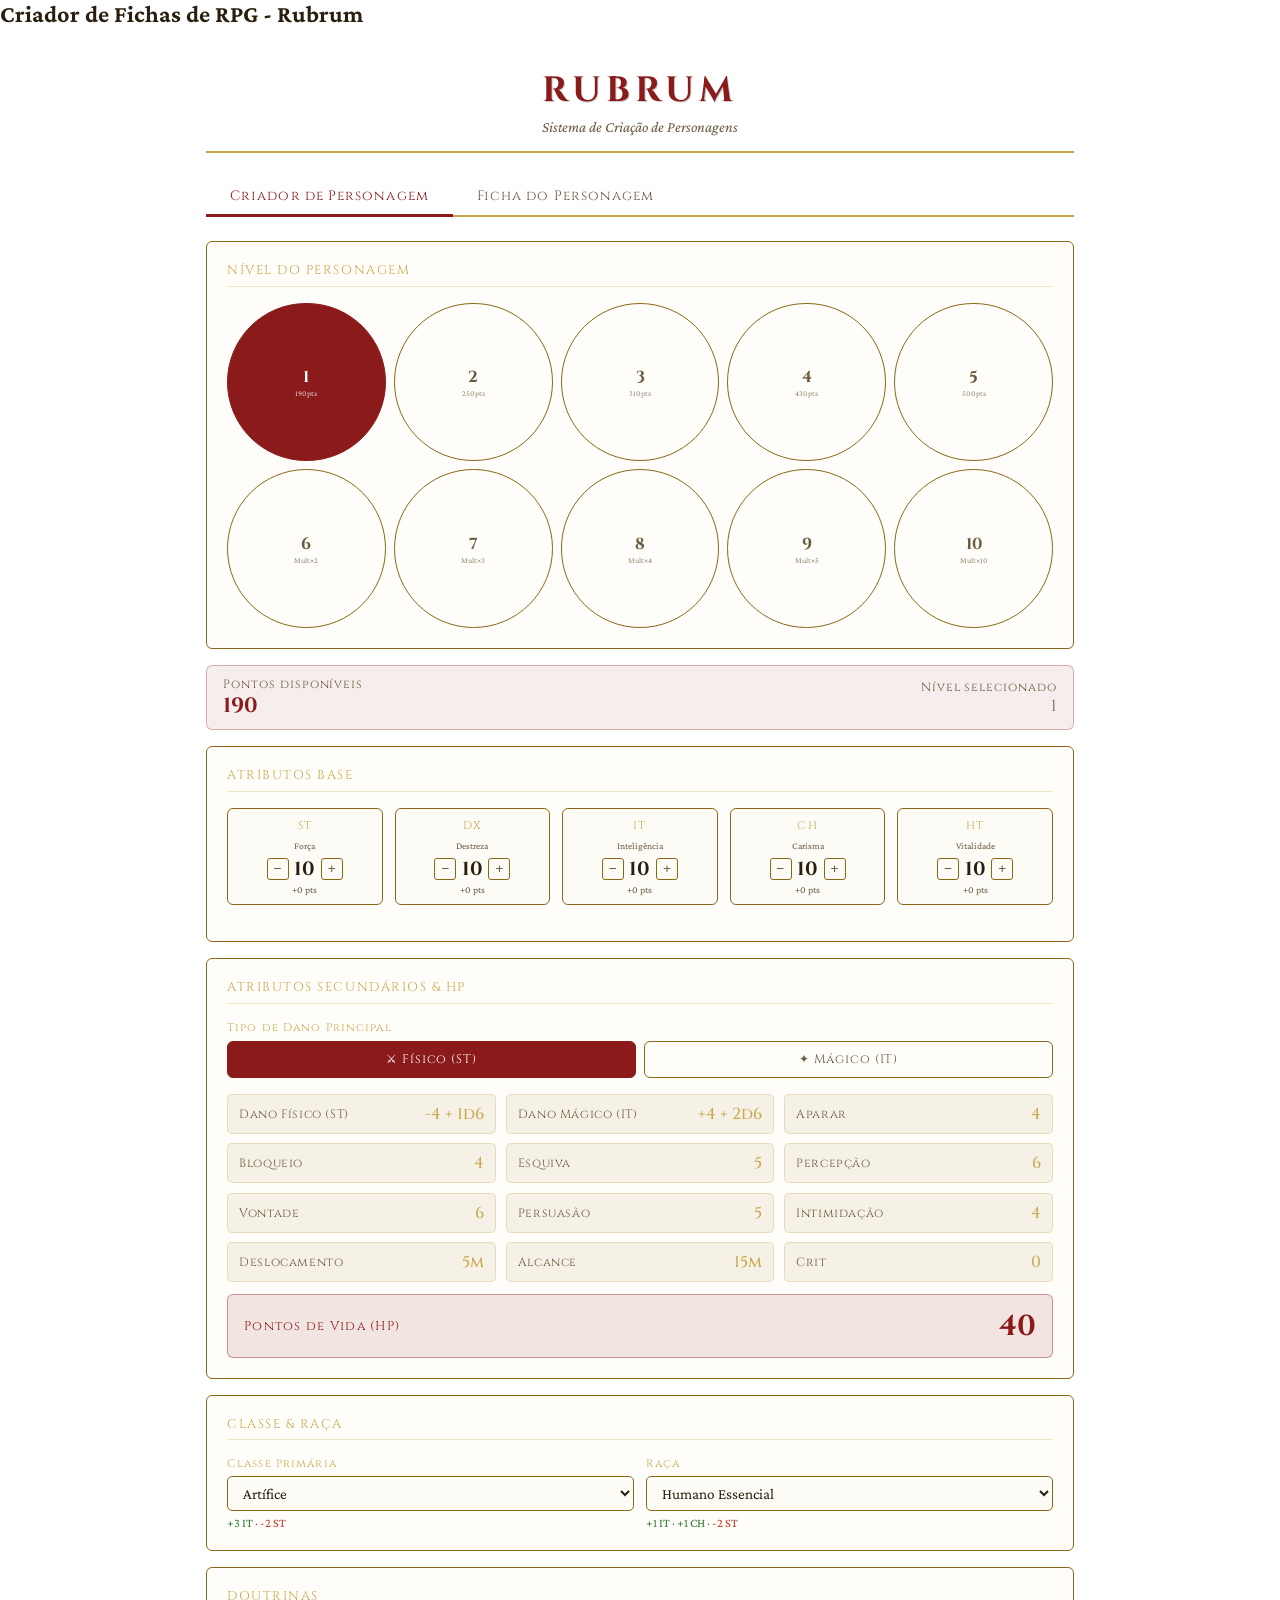
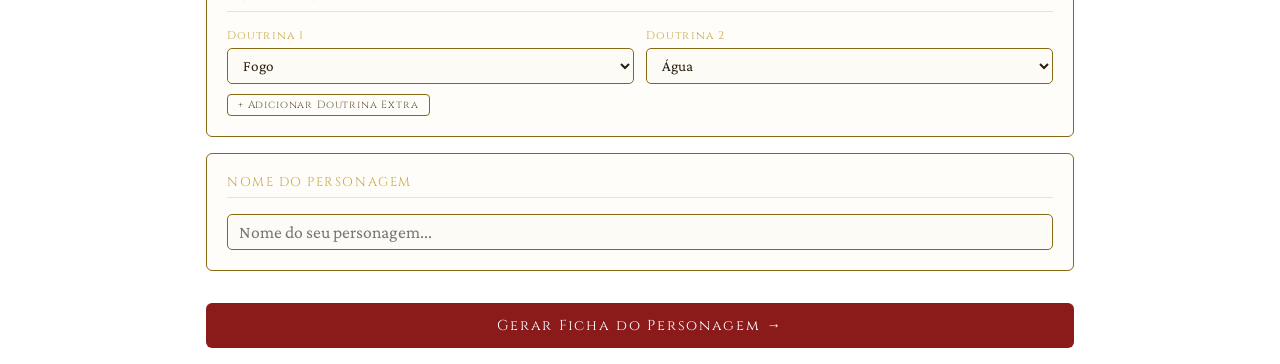
<file: Sheet_Creator/rubrum_sheet_v4.html>
<style>
  @import url('https://fonts.googleapis.com/css2?family=Cinzel:wght@400;500;700&family=Crimson+Pro:ital,wght@0,300;0,400;0,600;1,400&display=swap');

  * { box-sizing: border-box; margin: 0; padding: 0; }

  :root {
    --rubrum-red: #8B1A1A;
    --rubrum-gold: #C9A84C;
    --rubrum-dark: #1a1410;
    --rubrum-parchment: #f5edd8;
    --rubrum-ink: #2a1f0e;
    --rubrum-border: #8B6914;
    --rubrum-muted: #6b5a3e;
  }

  body { background: transparent; font-family: 'Crimson Pro', Georgia, serif; color: var(--rubrum-ink); }

  .app { max-width: 900px; margin: 0 auto; padding: 1rem; }

  .header {
    text-align: center;
    padding: 1.5rem 0 1rem;
    border-bottom: 2px solid var(--rubrum-gold);
    margin-bottom: 1.5rem;
  }

  .header h1 {
    font-family: 'Cinzel', serif;
    font-size: 2.2rem;
    color: var(--rubrum-red);
    letter-spacing: 0.15em;
    text-shadow: 1px 1px 0 rgba(0,0,0,0.2);
  }

  .header p {
    font-size: 0.95rem;
    color: var(--rubrum-muted);
    margin-top: 0.25rem;
    font-style: italic;
  }

  .tabs {
    display: flex;
    gap: 0;
    margin-bottom: 1.5rem;
    border-bottom: 2px solid var(--rubrum-gold);
  }

  .tab-btn {
    font-family: 'Cinzel', serif;
    font-size: 0.85rem;
    letter-spacing: 0.08em;
    padding: 0.6rem 1.5rem;
    background: none;
    border: none;
    border-bottom: 3px solid transparent;
    color: var(--rubrum-muted);
    cursor: pointer;
    transition: all 0.2s;
    margin-bottom: -2px;
  }

  .tab-btn.active {
    color: var(--rubrum-red);
    border-bottom-color: var(--rubrum-red);
  }

  .tab-btn:hover:not(.active) { color: var(--rubrum-gold); }

  .section { display: none; }
  .section.active { display: block; }

  .panel {
    background: rgba(245,237,216,0.15);
    border: 1px solid var(--rubrum-border);
    border-radius: 6px;
    padding: 1.25rem;
    margin-bottom: 1rem;
  }

  .panel-title {
    font-family: 'Cinzel', serif;
    font-size: 0.8rem;
    letter-spacing: 0.12em;
    color: var(--rubrum-gold);
    text-transform: uppercase;
    margin-bottom: 1rem;
    padding-bottom: 0.4rem;
    border-bottom: 1px solid rgba(201,168,76,0.3);
  }

  .level-grid {
    display: grid;
    grid-template-columns: repeat(5, 1fr);
    gap: 0.5rem;
  }

  @media (max-width: 600px) { .level-grid { grid-template-columns: repeat(5, 1fr); } }

  .level-btn {
    font-family: 'Cinzel', serif;
    font-size: 1rem;
    font-weight: 700;
    width: 100%;
    aspect-ratio: 1;
    border: 1.5px solid var(--rubrum-border);
    background: none;
    color: var(--rubrum-muted);
    border-radius: 50%;
    cursor: pointer;
    transition: all 0.2s;
    display: flex;
    flex-direction: column;
    align-items: center;
    justify-content: center;
    gap: 1px;
  }

  .level-btn .lv-pts { font-size: 0.5rem; font-family: 'Crimson Pro', serif; font-weight: 400; color: var(--rubrum-muted); opacity: 0.7; }

  .level-btn.selected {
    background: var(--rubrum-red);
    border-color: var(--rubrum-red);
    color: white;
  }

  .level-btn.selected .lv-pts { color: rgba(255,255,255,0.8); opacity: 1; }
  .level-btn:hover:not(.selected) { border-color: var(--rubrum-gold); color: var(--rubrum-gold); }

  .points-bar {
    display: flex;
    align-items: center;
    justify-content: space-between;
    background: rgba(139,26,26,0.08);
    border: 1px solid rgba(139,26,26,0.3);
    border-radius: 6px;
    padding: 0.6rem 1rem;
    margin-bottom: 1rem;
  }

  .points-label { font-family: 'Cinzel', serif; font-size: 0.75rem; letter-spacing: 0.08em; color: var(--rubrum-muted); }
  .points-value { font-family: 'Cinzel', serif; font-size: 1.3rem; color: var(--rubrum-red); font-weight: 700; }
  .points-value.negative { color: #c0392b; }

  .attrs-grid {
    display: grid;
    grid-template-columns: repeat(5, 1fr);
    gap: 0.75rem;
    margin-bottom: 1rem;
  }

  .attr-box {
    text-align: center;
    border: 1px solid var(--rubrum-border);
    border-radius: 6px;
    padding: 0.6rem 0.4rem;
    background: rgba(245,237,216,0.1);
  }

  .attr-label {
    font-family: 'Cinzel', serif;
    font-size: 0.7rem;
    letter-spacing: 0.1em;
    color: var(--rubrum-gold);
    margin-bottom: 0.4rem;
    display: block;
  }

  .attr-label-full { font-size: 0.6rem; color: var(--rubrum-muted); display: block; margin-bottom: 0.3rem; }

  .attr-controls { display: flex; align-items: center; justify-content: center; gap: 4px; }

  .attr-btn {
    width: 22px; height: 22px;
    border: 1px solid var(--rubrum-border);
    background: none;
    color: var(--rubrum-muted);
    border-radius: 3px;
    cursor: pointer;
    font-size: 0.85rem;
    line-height: 1;
    transition: all 0.15s;
    display: flex; align-items: center; justify-content: center;
  }

  .attr-btn:hover { background: var(--rubrum-gold); color: white; border-color: var(--rubrum-gold); }

  .attr-value {
    font-family: 'Cinzel', serif;
    font-size: 1.2rem;
    font-weight: 700;
    color: var(--rubrum-ink);
    min-width: 24px;
    text-align: center;
  }

  .attr-cost { font-size: 0.62rem; color: var(--rubrum-muted); margin-top: 2px; display: block; }

  .secondary-grid {
    display: grid;
    grid-template-columns: repeat(3, 1fr);
    gap: 0.6rem;
  }

  .sec-stat {
    background: rgba(139,105,20,0.08);
    border: 1px solid rgba(201,168,76,0.3);
    border-radius: 5px;
    padding: 0.5rem 0.7rem;
    display: flex;
    justify-content: space-between;
    align-items: center;
  }

  .sec-stat-name { font-size: 0.75rem; color: var(--rubrum-muted); font-family: 'Cinzel', serif; letter-spacing: 0.05em; }
  .sec-stat-val { font-family: 'Cinzel', serif; font-size: 1rem; color: var(--rubrum-gold); font-weight: 500; }

  .hp-bar {
    background: rgba(139,26,26,0.1);
    border: 1.5px solid rgba(139,26,26,0.4);
    border-radius: 6px;
    padding: 0.7rem 1rem;
    display: flex;
    justify-content: space-between;
    align-items: center;
    margin-top: 0.75rem;
  }

  .hp-label { font-family: 'Cinzel', serif; font-size: 0.8rem; letter-spacing: 0.1em; color: var(--rubrum-red); }
  .hp-value { font-family: 'Cinzel', serif; font-size: 1.8rem; color: var(--rubrum-red); font-weight: 700; }

  .select-grid { display: grid; grid-template-columns: 1fr 1fr; gap: 0.75rem; }
  .select-full { grid-column: 1/-1; }

  label.field-label {
    font-family: 'Cinzel', serif;
    font-size: 0.7rem;
    letter-spacing: 0.1em;
    color: var(--rubrum-gold);
    display: block;
    margin-bottom: 0.3rem;
  }

  select, input[type=text], textarea {
    width: 100%;
    background: rgba(245,237,216,0.12);
    border: 1px solid var(--rubrum-border);
    border-radius: 5px;
    color: var(--rubrum-ink);
    font-family: 'Crimson Pro', serif;
    font-size: 0.95rem;
    padding: 0.45rem 0.7rem;
    outline: none;
    transition: border-color 0.15s;
    appearance: auto;
  }

  select:focus, input[type=text]:focus, textarea:focus { border-color: var(--rubrum-gold); }

  .doctrine-grid { display: grid; grid-template-columns: 1fr 1fr; gap: 0.75rem; }

  .doctrine-select { position: relative; }

  .class-badge {
    display: inline-block;
    background: rgba(139,26,26,0.15);
    border: 1px solid rgba(139,26,26,0.4);
    border-radius: 4px;
    padding: 0.2rem 0.6rem;
    font-family: 'Cinzel', serif;
    font-size: 0.7rem;
    color: var(--rubrum-red);
    margin-top: 0.4rem;
  }

  .combined-class {
    text-align: center;
    padding: 0.5rem;
    background: rgba(201,168,76,0.1);
    border: 1px solid rgba(201,168,76,0.4);
    border-radius: 5px;
    margin-top: 0.5rem;
  }

  .combined-class-name {
    font-family: 'Cinzel', serif;
    font-size: 1rem;
    color: var(--rubrum-gold);
  }

  .bonus-list {
    font-size: 0.78rem;
    color: var(--rubrum-muted);
    margin-top: 0.3rem;
  }

  .bonus-pos { color: #2e7d32; }
  .bonus-neg { color: #c0392b; }

  .generate-btn {
    width: 100%;
    font-family: 'Cinzel', serif;
    font-size: 0.9rem;
    letter-spacing: 0.12em;
    padding: 0.8rem;
    background: var(--rubrum-red);
    color: white;
    border: none;
    border-radius: 6px;
    cursor: pointer;
    transition: all 0.2s;
    margin-top: 1rem;
  }

  .generate-btn:hover { background: #a01f1f; transform: translateY(-1px); }

  /* Seletor de tipo de dano principal */
  .dano-type-row {
    display: flex;
    gap: 0.5rem;
    margin-bottom: 1rem;
  }

  .dano-type-btn {
    flex: 1;
    font-family: 'Cinzel', serif;
    font-size: 0.78rem;
    letter-spacing: 0.07em;
    padding: 0.55rem 0.5rem;
    border: 1.5px solid var(--rubrum-border);
    background: none;
    color: var(--rubrum-muted);
    border-radius: 6px;
    cursor: pointer;
    transition: all 0.2s;
    text-align: center;
  }

  .dano-type-btn.selected {
    background: var(--rubrum-red);
    border-color: var(--rubrum-red);
    color: white;
  }

  .dano-type-btn:hover:not(.selected) {
    border-color: var(--rubrum-gold);
    color: var(--rubrum-gold);
  }

  /* Destaque do dano principal na ficha */
  .stat-row.dano-principal .stat-name {
    color: var(--rubrum-red);
    font-weight: 600;
  }
  .stat-row.dano-principal .stat-val {
    color: var(--rubrum-red);
  }
  .stat-row.dano-principal::after {
    content: '★';
    font-size: 0.6rem;
    color: var(--rubrum-red);
    margin-left: 4px;
    align-self: center;
  }

  .dano-row {
    display: flex;
    align-items: center;
    gap: 0.75rem;
    margin-top: 0.75rem;
  }

  .dano-row label.field-label { margin-bottom: 0; white-space: nowrap; }
  .dano-row select { flex: 1; }
  .dano-formula {
    font-family: 'Cinzel', serif;
    font-size: 0.9rem;
    color: var(--rubrum-gold);
    white-space: nowrap;
  }

  /* ======= FICHA ======= */
  .sheet { padding: 0.5rem 0; }

  /* --- Cabeçalho: nome à esq, meta-grid à dir --- */
  .sheet-header {
    display: grid;
    grid-template-columns: 1fr 2fr;
    gap: 15px;
    margin-bottom: 1rem;
    border: 1px solid var(--rubrum-border);
    border-radius: 8px;
    padding: 14px;
    background: rgba(201,168,76,0.04);
  }

  .sheet-name-box {
    border: 1px solid var(--rubrum-border);
    border-radius: 6px;
    padding: 10px 14px;
    display: flex;
    flex-direction: column;
    justify-content: center;
    gap: 4px;
  }

  .sheet-name-label {
    font-family: 'Cinzel', serif;
    font-size: 0.58rem;
    letter-spacing: 0.12em;
    text-transform: uppercase;
    color: var(--rubrum-muted);
  }

  .sheet-name-input {
    font-family: 'Cinzel', serif;
    font-size: 1.3rem;
    font-weight: 700;
    background: none;
    border: none;
    border-bottom: 1px dashed var(--rubrum-border);
    color: var(--rubrum-red);
    outline: none;
    width: 100%;
    letter-spacing: 0.06em;
    padding: 0.1rem 0;
  }

  .sheet-title-input {
    font-family: 'Crimson Pro', serif;
    font-size: 0.85rem;
    font-style: italic;
    background: none;
    border: none;
    color: var(--rubrum-muted);
    outline: none;
    width: 100%;
    padding: 0;
    margin-top: 2px;
  }

  /* Meta-grid: até 3 por linha, cada célula com label + valor */
  .sheet-meta {
    display: grid;
    grid-template-columns: repeat(3, 1fr);
    gap: 8px;
  }

  .sheet-meta-item {
    border: 1px solid rgba(139,105,20,0.4);
    border-radius: 5px;
    padding: 6px 10px;
    background: rgba(245,237,216,0.08);
  }

  /* O JS escreve: "Label <span>Valor</span>" — usamos ::before via display flex */
  .sheet-meta-item {
    display: flex;
    flex-direction: column;
    gap: 2px;
  }

  /* texto direto (label) */
  .sheet-meta-item {
    font-family: 'Cinzel', serif;
    font-size: 0.58rem;
    letter-spacing: 0.1em;
    text-transform: uppercase;
    color: var(--rubrum-muted);
  }

  /* span = valor */
  .sheet-meta-item span {
    font-family: 'Cinzel', serif;
    font-size: 0.8rem;
    color: var(--rubrum-gold);
    font-weight: 600;
    text-transform: none;
    letter-spacing: 0.02em;
  }

  /* --- Grade principal 3 colunas --- */
  .sheet-grid {
    display: grid;
    grid-template-columns: 160px 1fr 1fr;
    gap: 15px;
    align-items: start;
  }

  /* --- stat-row: usado em sheet-attrs e sheet-secondary pelo JS --- */
  .stat-row {
    display: flex;
    justify-content: space-between;
    align-items: center;
    padding: 0.28rem 0;
    border-bottom: 1px solid rgba(201,168,76,0.12);
  }
  .stat-row:last-child { border-bottom: none; }
  .stat-name { color: var(--rubrum-muted); font-size: 0.78rem; }
  .stat-val  { font-family: 'Cinzel', serif; color: var(--rubrum-gold); font-weight: 600; font-size: 0.88rem; }

  /* --- Coluna esquerda: attr-cards empilhados --- */
  .sheet-col-left {
    display: flex;
    flex-direction: column;
    gap: 10px;
  }

  /* panel genérico da ficha */
  .sheet-panel {
    border: 1px solid var(--rubrum-border);
    border-radius: 6px;
    overflow: hidden;
  }

  .sheet-panel-title {
    font-family: 'Cinzel', serif;
    font-size: 0.62rem;
    letter-spacing: 0.12em;
    text-transform: uppercase;
    color: var(--rubrum-parchment);
    background: var(--rubrum-red);
    padding: 4px 10px;
    text-align: center;
  }

  .sheet-panel-body { padding: 10px 12px; }

  /* attr-card: abreviação em cima, valor grande, nome completo embaixo */
  .attr-card {
    border: 1px solid var(--rubrum-border);
    border-radius: 8px;
    text-align: center;
    padding: 6px 4px;
    background: rgba(245,237,216,0.07);
  }

  .attr-card-abbr {
    font-family: 'Cinzel', serif;
    font-size: 0.62rem;
    letter-spacing: 0.1em;
    color: var(--rubrum-red);
    text-transform: uppercase;
  }

  .attr-card-val {
    font-family: 'Cinzel', serif;
    font-size: 1.6rem;
    font-weight: 700;
    color: var(--rubrum-ink);
    line-height: 1.1;
    display: block;
  }

  .attr-card-name {
    font-size: 0.55rem;
    color: var(--rubrum-muted);
    display: block;
    margin-top: 1px;
  }

  /* HP: badge vermelho grande */
  .hp-sheet {
    border: 2px solid rgba(139,26,26,0.45);
    border-radius: 6px;
    padding: 8px;
    text-align: center;
    background: rgba(139,26,26,0.06);
  }

  .hp-sheet-val {
    font-family: 'Cinzel', serif;
    font-size: 2rem;
    font-weight: 700;
    color: var(--rubrum-red);
    line-height: 1;
    display: block;
  }

  .hp-sheet-label {
    font-family: 'Cinzel', serif;
    font-size: 0.55rem;
    letter-spacing: 0.1em;
    text-transform: uppercase;
    color: var(--rubrum-muted);
    display: block;
    margin-top: 3px;
  }

  /* Dano: dois badges lado a lado */
  .dano-grid {
    display: grid;
    grid-template-columns: 1fr 1fr;
    gap: 6px;
  }

  .dano-badge {
    border: 1px solid rgba(201,168,76,0.35);
    border-radius: 5px;
    padding: 6px 4px;
    text-align: center;
  }

  .dano-badge-label {
    font-family: 'Cinzel', serif;
    font-size: 0.52rem;
    letter-spacing: 0.08em;
    text-transform: uppercase;
    color: var(--rubrum-muted);
    display: block;
    margin-bottom: 2px;
  }

  .dano-badge-val {
    font-family: 'Cinzel', serif;
    font-size: 0.78rem;
    color: var(--rubrum-gold);
    font-weight: 600;
  }

  /* --- Colunas central e direita --- */
  .sheet-col-center,
  .sheet-col-right {
    display: flex;
    flex-direction: column;
    gap: 10px;
  }

  /* weapon-slot: mantido pelo JS, só precisa de CSS */
  .weapon-slot {
    display: flex;
    align-items: center;
    gap: 8px;
    padding: 5px 4px;
    border-bottom: 1px solid rgba(201,168,76,0.12);
  }
  .weapon-slot:last-child { border-bottom: none; }

  .weapon-slot-num {
    font-family: 'Cinzel', serif;
    font-size: 0.6rem;
    color: var(--rubrum-muted);
    min-width: 16px;
    text-align: center;
  }

  .weapon-slot input {
    border: none;
    background: none;
    flex: 1;
    font-family: 'Crimson Pro', serif;
    font-size: 0.9rem;
    color: var(--rubrum-ink);
    outline: none;
    padding: 0;
  }

  /* item-row: mantido pelo JS */
  .item-row {
    display: flex;
    align-items: center;
    gap: 6px;
    padding: 4px 0;
    border-bottom: 1px solid rgba(201,168,76,0.1);
  }
  .item-row:last-child { border-bottom: none; }

  .item-row input {
    flex: 1;
    border: none;
    background: none;
    font-family: 'Crimson Pro', serif;
    font-size: 0.88rem;
    color: var(--rubrum-ink);
    outline: none;
    padding: 0;
  }

  /* remove-btn */
  .remove-btn {
    background: none;
    border: none;
    color: rgba(139,26,26,0.35);
    cursor: pointer;
    font-size: 0.8rem;
    padding: 0 3px;
    line-height: 1;
    transition: color 0.15s;
    flex-shrink: 0;
  }
  .remove-btn:hover { color: var(--rubrum-red); }

  /* add-btn */
  .add-btn {
    font-family: 'Cinzel', serif;
    font-size: 0.65rem;
    letter-spacing: 0.08em;
    padding: 3px 10px;
    background: none;
    border: 1px solid var(--rubrum-border);
    color: var(--rubrum-muted);
    border-radius: 4px;
    cursor: pointer;
    transition: all 0.15s;
    margin-top: 6px;
    display: inline-block;
  }
  .add-btn:hover { border-color: var(--rubrum-gold); color: var(--rubrum-gold); }

  /* skill-card: mantido pelo JS */
  .skill-card {
    border: 1px solid rgba(201,168,76,0.25);
    border-radius: 5px;
    padding: 6px 10px;
    margin-bottom: 5px;
    display: flex;
    gap: 6px;
    align-items: flex-start;
  }

  .skill-num {
    font-family: 'Cinzel', serif;
    font-size: 0.6rem;
    color: var(--rubrum-muted);
    min-width: 18px;
    padding-top: 3px;
  }

  .skill-card textarea {
    border: none;
    background: none;
    flex: 1;
    font-family: 'Crimson Pro', serif;
    font-size: 0.88rem;
    color: var(--rubrum-ink);
    outline: none;
    resize: none;
    padding: 0;
    min-height: 36px;
    line-height: 1.4;
  }

  .empty-notice {
    text-align: center;
    padding: 2rem;
    color: var(--rubrum-muted);
    font-style: italic;
    font-size: 0.9rem;
  }

  .divider {
    border: none;
    border-top: 1px solid rgba(201,168,76,0.25);
    margin: 0.75rem 0;
  }

  @media (prefers-color-scheme: dark) {
    :root {
      --rubrum-ink: #e8d8b8;
      --rubrum-parchment: #1a1410;
      --rubrum-muted: #a89070;
    }
    select, input[type=text], textarea { color: #e8d8b8; }
    .attr-value { color: #e8d8b8; }
    .weapon-slot input, .item-row input, .skill-card textarea { color: #e8d8b8; }
    .sheet-name-input { color: #e05555; }
    .sheet-title-input { color: #a89070; }
  }

  /* ESTILO PARA IMPRESSÃO - Adicionado para esconder o que não é ficha */
  @media print {
    .tabs, .header, .add-btn, .remove-btn, .generate-btn, #tab-creator { display: none !important; }
    #tab-sheet { display: block !important; }
    .section { display: none; }
    .section.active { display: block; }
    body { background: white !important; color: black !important; }
    .app { max-width: 100%; margin: 0; padding: 0; }
    .sheet-panel, .hp-sheet, .sheet-header { page-break-inside: avoid; }
    input, textarea, select { border: none !important; background: none !important; padding: 0 !important; }
    .sheet-panel-title { background: #8B1A1A !important; -webkit-print-color-adjust: exact; print-color-adjust: exact; }
  }
</style>

<body>
  <h2 class="sr-only">Criador de Fichas de RPG - Rubrum</h2>

  <div class="app">
    <div class="header">
      <h1>RUBRUM</h1>
      <p>Sistema de Criação de Personagens</p>
    </div>

    <div class="tabs">
      <button class="tab-btn active" onclick="showTab('creator')">Criador de Personagem</button>
      <button class="tab-btn" onclick="showTab('sheet')">Ficha do Personagem</button>
    </div>

    <!-- CRIADOR -->
    <div id="tab-creator" class="section active">

      <!-- NÍVEL -->
      <div class="panel">
        <div class="panel-title">Nível do Personagem</div>
        <div class="level-grid" id="level-grid"></div>
      </div>

      <!-- PONTOS -->
      <div class="points-bar">
        <div>
          <div class="points-label">Pontos disponíveis</div>
          <div class="points-value" id="points-display">190</div>
        </div>
        <div style="text-align:right">
          <div class="points-label">Nível selecionado</div>
          <div style="font-family:'Cinzel',serif;font-size:1rem;color:var(--rubrum-muted)" id="level-display">1</div>
        </div>
      </div>

      <!-- ATRIBUTOS BASE -->
      <div class="panel">
        <div class="panel-title">Atributos Base</div>
        <div class="attrs-grid" id="attrs-grid"></div>
      </div>

      <!-- ATRIBUTOS SECUNDÁRIOS -->
      <div class="panel">
        <div class="panel-title">Atributos Secundários & HP</div>

        <!-- Seletor de Tipo de Dano Principal -->
        <label class="field-label" style="margin-bottom:0.4rem;">Tipo de Dano Principal</label>
        <div class="dano-type-row">
          <button class="dano-type-btn selected" id="dano-btn-ST" onclick="selectDanoAttr('ST')">⚔ Físico (ST)</button>
          <button class="dano-type-btn" id="dano-btn-IT" onclick="selectDanoAttr('IT')">✦ Mágico (IT)</button>
        </div>

        <div class="secondary-grid">
          <div class="sec-stat"><span class="sec-stat-name">Dano Físico (ST)</span><span class="sec-stat-val" id="val-dano-fisico">-</span></div>
          <div class="sec-stat"><span class="sec-stat-name">Dano Mágico (IT)</span><span class="sec-stat-val" id="val-dano-magico">-</span></div>
          <div class="sec-stat"><span class="sec-stat-name">Aparar</span><span class="sec-stat-val" id="sec-aparar">5</span></div>
          <div class="sec-stat"><span class="sec-stat-name">Bloqueio</span><span class="sec-stat-val" id="sec-bloqueio">5</span></div>
          <div class="sec-stat"><span class="sec-stat-name">Esquiva</span><span class="sec-stat-val" id="sec-esquiva">5</span></div>
          <div class="sec-stat"><span class="sec-stat-name">Percepção</span><span class="sec-stat-val" id="sec-percepcao">5</span></div>
          <div class="sec-stat"><span class="sec-stat-name">Vontade</span><span class="sec-stat-val" id="sec-vontade">5</span></div>
          <div class="sec-stat"><span class="sec-stat-name">Persuasão</span><span class="sec-stat-val" id="sec-persuasao">5</span></div>
          <div class="sec-stat"><span class="sec-stat-name">Intimidação</span><span class="sec-stat-val" id="sec-intimidacao">5</span></div>
          <div class="sec-stat"><span class="sec-stat-name">Deslocamento</span><span class="sec-stat-val" id="sec-deslocamento">5m</span></div>
          <div class="sec-stat"><span class="sec-stat-name">Alcance</span><span class="sec-stat-val" id="sec-range">15m</span></div>
          <div class="sec-stat"><span class="sec-stat-name">Crit</span><span class="sec-stat-val" id="sec-crit">0</span></div>
        </div>
        <div class="hp-bar">
          <span class="hp-label">Pontos de Vida (HP)</span>
          <span class="hp-value" id="hp-display">40</span>
        </div>
      </div>

      <!-- CLASSE, RAÇA -->
      <div class="panel">
        <div class="panel-title">Classe & Raça</div>
        <div class="select-grid">
          <div>
            <label class="field-label">Classe Primária</label>
            <select id="class-primary" onchange="onClassChange()"></select>
            <div id="class-primary-bonus" class="bonus-list"></div>
          </div>
          <div>
            <label class="field-label">Raça</label>
            <select id="race-select" onchange="onRaceChange()"></select>
            <div id="race-bonus" class="bonus-list"></div>
          </div>

          <div id="secondary-class-section" style="display:none" class="select-full">
            <hr class="divider">
            <label class="field-label">Classe Secundária (Nível 5+)</label>
            <select id="class-secondary" onchange="onClassChange()"></select>
            <div id="class-secondary-bonus" class="bonus-list"></div>
            <div id="combined-class-display" class="combined-class" style="display:none">
              <div class="combined-class-name" id="combined-class-name"></div>
              <div style="font-size:0.7rem;color:var(--rubrum-muted);margin-top:2px">Classe Combinada</div>
            </div>
          </div>
        </div>
      </div>

      <!-- DOUTRINAS -->
      <div class="panel">
        <div class="panel-title">Doutrinas</div>
        
        <div id="natural-doctrine-section" style="display:none; margin-bottom: 1rem;">
          <label class="field-label" style="color: var(--rubrum-red);">Doutrina Natural</label>
          <div id="natural-doctrine-display" style="font-family: 'Crimson Pro', serif; font-size: 1rem; color: var(--rubrum-ink); background: rgba(139,26,26,0.05); padding: 0.45rem 0.7rem; border: 1px solid rgba(139,26,26,0.3); border-radius: 5px;"></div>
          <hr class="divider">
        </div>

        <div class="doctrine-grid" id="doctrine-container">
          <div>
            <label class="field-label">Doutrina 1</label>
            <select class="doctrine-select" onchange="onDoctrineChange(this)"></select>
          </div>
          <div>
            <label class="field-label">Doutrina 2</label>
            <select class="doctrine-select" onchange="onDoctrineChange(this)"></select>
          </div>
        </div>
        
        <button class="add-btn" style="margin-top: 10px;" onclick="addDoctrineInput()">+ Adicionar Doutrina Extra</button>

        <div id="doctrine-warning" style="font-size:0.78rem;color:#c0392b;margin-top:0.5rem;display:none">
          ⚠ A doutrina "Nulo" deve ser escolhida sozinha.
        </div>
      </div>

      <!-- NOME -->
      <div class="panel">
        <div class="panel-title">Nome do Personagem</div>
        <input type="text" id="char-name-input" placeholder="Nome do seu personagem..." style="font-size:1.1rem;">
      </div>

      <button class="generate-btn" onclick="generateSheet()">Gerar Ficha do Personagem →</button>
    </div>

    <!-- FICHA -->
    <div id="tab-sheet" class="section">
      <div id="sheet-empty" class="empty-notice">
        Crie seu personagem primeiro na aba "Criador de Personagem".
      </div>

      <div id="sheet-content" style="display:none" class="sheet">

        <!-- Botões de ação -->
        <div style="display:flex; gap:10px; margin-bottom:0.75rem;">
          <button class="generate-btn" style="flex:1; background:var(--rubrum-dark);" onclick="imprimirFicha()">🖨️ Imprimir / PDF</button>
          <button class="generate-btn" style="flex:1; background:#2c3e50;" onclick="salvarFichaJSON()">💾 Salvar .JSON</button>
        </div>

        <!-- CABEÇALHO: nome à esquerda, meta-grid à direita -->
        <div class="sheet-header">
          <div class="sheet-name-box">
            <span class="sheet-name-label">Nome do Personagem</span>
            <input class="sheet-name-input" id="sheet-name" type="text" placeholder="Nome do Personagem">
            <input class="sheet-title-input" id="sheet-title" type="text" placeholder="Título / Epíteto...">
          </div>
          <!-- O JS popula sheet-meta com .sheet-meta-item contendo texto + <span> -->
          <div class="sheet-meta" id="sheet-meta"></div>
        </div>

        <!-- GRADE 3 COLUNAS -->
        <div class="sheet-grid">

          <!-- COL 1: atributos primários + HP + danos -->
          <div class="sheet-col-left">

            <div class="sheet-panel">
              <div class="sheet-panel-title">Atributos</div>
              <div class="sheet-panel-body" style="display:flex; flex-direction:column; gap:6px;">
                <!-- JS popula sheet-attrs com .stat-row > .stat-name + .stat-val -->
                <div id="sheet-attrs"></div>
              </div>
            </div>

            <div class="hp-sheet">
              <span class="hp-sheet-val" id="sheet-hp">—</span>
              <span class="hp-sheet-label">Pontos de Vida</span>
            </div>
          </div>

          <!-- COL 2: secundários + armas -->
          <div class="sheet-col-center">

            <div class="sheet-panel">
              <div class="sheet-panel-title">Atributos Secundários</div>
              <div class="sheet-panel-body">
                <!-- JS popula sheet-secondary com .stat-row > .stat-name + .stat-val -->
                <div id="sheet-secondary"></div>
              </div>
            </div>

            <div class="sheet-panel">
              <div class="sheet-panel-title">Armas Equipadas</div>
              <div class="sheet-panel-body">
                <!-- JS popula weapon-slots com .weapon-slot > .weapon-slot-num + input -->
                <div id="weapon-slots"></div>
              </div>
            </div>

          </div>

          <!-- COL 3: itens + habilidades -->
          <div class="sheet-col-right">

            <div class="sheet-panel">
              <div class="sheet-panel-title">Mochila / Itens</div>
              <div class="sheet-panel-body">
                <!-- JS popula item-list com .item-row > input + .remove-btn -->
                <div id="item-list"></div>
                <button class="add-btn" onclick="addItem()">+ Adicionar Item</button>
              </div>
            </div>

            <div class="sheet-panel">
              <div class="sheet-panel-title" style="display:flex; justify-content:space-between; align-items:center; padding-right:10px;">
                <span>Habilidades</span>
                <button class="add-btn" style="margin-top:0;" onclick="addSkill()">+ Habilidade</button>
              </div>
              <div class="sheet-panel-body">
                <!-- JS popula skill-list com .skill-card > .skill-num + textarea + .remove-btn -->
                <div id="skill-list"></div>
              </div>
            </div>

          </div>

        </div><!-- fim sheet-grid -->
      </div><!-- fim sheet-content -->
    </div><!-- fim tab-sheet -->
  </div><!-- fim app -->
</body>

<script>
//Tabela de níveis, onde cada objeto representa um nível de personagem com seus pontos de custo, pontos de vida (HP), rótulo para exibição e informações adicionais sobre habilidades concedidas ou multiplicadores de HP.
  const LEVELS = [
  { pts: 190, hp: 4, label: '190pts', info: '2 Hab · HP×4' },
  { pts: 250, hp: 4, label: '250pts', info: '1 Hab · HP×4' },
  { pts: 310, hp: 5, label: '310pts', info: '1 Hab · HP×5' },
  { pts: 430, hp: 7, label: '430pts', info: '1 Hab · HP×7' },
  { pts: 500, hp: 10, label: '500pts', info: '2 Hab · HP×10' },
  { pts: 500, hp: 30, label: 'Mult×2', info: 'HP×30' },
  { pts: 500, hp: 50, label: 'Mult×3', info: 'HP×50' },
  { pts: 500, hp: 100, label: 'Mult×4', info: '1 Hab · HP×100' },
  { pts: 500, hp: 150, label: 'Mult×5', info: 'HP×150' },
  { pts: 500, hp: 200, label: 'Mult×10', info: 'Sup · HP×200' },
];

// Nomes dos níveis
const LEVEL_NAMES = {
  1: "Herói Bronze",
  2: "Herói Prata",
  3: "Herói Ouro",
  4: "Campeão",
  5: "Mestre",
  6: "Conquistador",
  7: "Dominador",
  8: "Soberano",
  9: "Grão-Mestre",
  10: "Lenda"
};

//Número de habilidades concedidas por nível, onde cada índice corresponde ao nível do personagem (0 para nível 1, 1 para nível 2, etc.) e o valor é a quantidade de habilidades que o personagem recebe ao atingir aquele nível.
const SKILLS_BY_LEVEL = [2,3,4,5,6,6,6,7,7,8];

//Tabela de custo de atributos, onde cada valor representa o custo em pontos para aumentar ou diminuir um atributo daquele valor específico. Valores negativos indicam um desconto (ganho de pontos) ao reduzir o atributo, enquanto valores positivos indicam um custo ao aumentar o atributo.
const ATTR_COST = { 1:-80,2:-70,3:-60,4:-50,5:-40,6:-30,7:-20,8:-15,9:-10,10:0,11:10,12:20,13:30,14:45,15:60,16:80,17:100,18:125,19:150,20:175 };

//Lista de atributos, cada um com seu nome completo para exibição e seu código interno para cálculos e referência.
const ATTRS = ['ST','DX','IT','CH','HT'];
const ATTR_NAMES = { ST:'Força', DX:'Destreza', IT:'Inteligência', CH:'Carisma', HT:'Vitalidade' };

//Lista de classes disponíveis, cada uma com suas peculiaridades e bônus de classe.
const CLASSES = ['Artífice','Artista Marcial','Atirador','Domador','Espadachim','Ladrão','Mágico','Mestre de Armas','Palavro','Sobrevivente','Trovador','Xamã'];

//Lista de Bônus de Classe, cada classe tem modificadores para os atributos e possíveis bônus extras (como habilidades ou características únicas).
const CLASS_BONUS = {
  'Artífice': { mods: { IT:3, ST:-2 }, extra: {} },
  'Artista Marcial': { mods: { DX:1, IT:-1 }, extra: { esquiva:1 } },
  'Atirador': { mods: { DX:2, ST:-1 }, extra: { range:'x2' } },
  'Domador': { mods: { DX:2, HT:-1 }, extra: {} },
  'Espadachim': { mods: { DX:1, ST:1, HT:-1 }, extra: { crit:2 } },
  'Ladrão': { mods: { DX:2, HT:-1 }, extra: { esquiva:1 } },
  'Mágico': { mods: { IT:3, ST:-2 }, extra: {} },
  'Mestre de Armas': { mods: { ST:1, DX:-1 }, extra: { bloqueio:2 } },
  'Palavro': { mods: { IT:2, DX:-1 }, extra: {} },
  'Sobrevivente': { mods: { HT:-1 }, extra: { esquiva:3 } },
  'Trovador': { mods: { IT:1, CH:1, ST:-1 }, extra: {} },
  'Xamã': { mods: { IT:1, HT:1, DX:-1 }, extra: {} },
};

//Lista de raças disponíveis, cada uma com suas peculiaridades e bônus raciais.
const RACES = ['Anjo','Anticorpo','Astraniano','Biliano','Celta','Cósmico','Escamoflora','Fízio','Flamestríaco','Furtivo','Gotho','Humano Essencial','Humano Resgatado','Humano Vita','Montanhoso','Ogro','Ogro Transmorfo','Star','Tamoriano','Teraníaco','Zequiniano'];
//Lista de Bônus raciais, cada raça tem modificadores para os atributos e possíveis bônus extras (como habilidades ou características únicas).
const RACE_BONUS = {
  'Anjo': { mods: { DX:1, HT:1, ST:-1, CH:-1 }, extra: {} },
  'Anticorpo': { mods: { ST:1, IT:1 , HT:-2 }, extra: {} },
  'Astraniano': { mods: { ST:1, IT:1, DX:-1, CH:-1 }, extra: {} },
  'Biliano': { mods: { IT:1, HT:1, ST:-1, DX:-1 }, extra: {} },
  'Celta': { mods: { IT:2, HT:1, ST:-2, CH:-1 }, extra: {} },
  'Cósmico': { mods: { IT:1, HT:1, ST:-1, DX:-1 }, extra: {} },
  'Escamoflora': { mods: { DX:2, IT:1, ST:-2, CH:-1 }, extra: {} },
  'Fízio': { mods: { DX:1, HT:2, IT:-1, CH:-2 }, extra: {} },
  'Flamestríaco': { mods: { ST:1, HT:1, DX:-1, CH:-1 }, extra: {} },
  'Furtivo': { mods: { DX:2, CH:1, ST:-2, HT:-1 }, extra: {} },
  'Gotho': { mods: { ST:2, HT:1, DX:-1, CH:-2 }, extra: {} },
  'Humano Essencial': { mods: { IT:1, CH:1, ST:-2 }, extra: {} },
  'Humano Resgatado': { mods: { ST:1, HT:1, DX:-1, CH:-1 }, extra: {} },
  'Humano Vita': { mods: { IT:2, DX:-1, HT:-1 }, extra: {} },
  'Montanhoso': { mods: { ST:1, HT:1, DX:-1, IT:-1 }, extra: {} },
  'Ogro': { mods: { HT:1, CH:1, DX:-2 }, extra: {} },
  'Ogro Transmorfo': { mods: { ST:1, DX:1, HT:1, CH:-3 }, extra: {} },
  'Star': { mods: { ST:1, DX:1, HT:1, IT:-2, CH:-1 }, extra: {} },
  'Tamoriano': { mods: { IT:2, HT:1, ST:-1, DX:-2 }, extra: {} },
  'Teraníaco': { mods: { ST:1, HT:1, DX:-1, IT:-1 }, extra: {} },
  'Zequiniano': { mods: { DX:1, CH:1, ST:-1, HT:-1 }, extra: {} }
};

// Removidos 'Star' e 'Zequiniano', pois são exclusivas.
const DOCTRINES_ALL = ['Absorver','Água','Amor','Animalismo','Artes','Barreira','Borracha','Clarividência','Clima','Devorar','Diamante','Dividir','Eletricidade','Espelhos','Explosão','Fogo','Gelo','Gosma','Gravidade','Intangibilidade','Invisibilidade','Karma','Luz','Magia Arcana','Magma','Magnetismo','Manipulação','Manipulação de Espaços','Manipulação de Formas','Manipulação de Tamanhos','Manipulação de Temperatura (Calor)','Materializar','Metal','Micro Dimensões','Multiplicar','Nulo','Planta','Poder Criador','Profano','Radiação','Sangue','Som','Sonho','Sorte','Super Força','Super Inteligência','Super Sentidos','Super Velocidade','Tectonismo','Telecinese','Teleporte','Tempo','Terra','Trevas','Transmutação','Vácuo','Veneno','Vento'];

// Mapeamento das doutrinas biológicas
const RACE_NATURAL_DOCTRINE = {
  'Biliano': 'Água',
  'Escamoflora': 'Planta',
  'Fízio': 'Profano',
  'Flamestríaco': 'Fogo',
  'Gotho': 'Super Sentidos',
  'Star': 'Star',
  'Teraníaco': 'Gelo',
  'Zequiniano': 'Zequiniano'
};

//Tabela de combinações de classes, onde a chave é a combinação de duas classes (separadas por "+") e o valor é a classe resultante dessa combinação. Essa tabela é usada para determinar a classe combinada do personagem quando ele escolhe uma classe secundária.
const COMBINATIONS = {
  'Artífice+Artista Marcial':'Monge Alquímico','Artífice+Atirador':'Bombardeiro','Artífice+Domador':'Artesão Feroz','Artífice+Espadachim':'Lâmina Química','Artífice+Ladrão':'Sabotador Mecânico','Artífice+Mágico':'Engenheiro Arcano','Artífice+Mestre de Armas':'Armeiro Supremo','Artífice+Palavro':'Inventor Orador','Artífice+Sobrevivente':'Inventor Arisco','Artífice+Trovador':'Artista Engenhoso','Artífice+Xamã':'Tecelão Espiritual',
  'Artista Marcial+Atirador':'Punho-bala','Artista Marcial+Domador':'Pata-veloz','Artista Marcial+Espadachim':'Lâmina Monge','Artista Marcial+Ladrão':'Punho Sombrio','Artista Marcial+Mágico':'Monge Arcano','Artista Marcial+Mestre de Armas':'Grão Combatente','Artista Marcial+Palavro':'Monge Lírico','Artista Marcial+Sobrevivente':'Punho Selvagem','Artista Marcial+Trovador':'Dançarino de Combate','Artista Marcial+Xamã':'Punho Espiritual',
  'Atirador+Domador':'Caçador','Atirador+Espadachim':'Duelista','Atirador+Ladrão':'Trapaceiro Distante','Atirador+Mágico':'Arqueiro Mágico','Atirador+Mestre de Armas':'Atirador Supremo','Atirador+Palavro':'Sentinela','Atirador+Sobrevivente':'Rastreador','Atirador+Trovador':'Pólvora Sônica','Atirador+Xamã':'Arqueiro Espiritual',
  'Domador+Espadachim':'Presa Afiada','Domador+Ladrão':'Predador Silencioso','Domador+Mágico':'Invocador Bestial','Domador+Mestre de Armas':'Mestre das Feras','Domador+Palavro':'Sábio Bestial','Domador+Sobrevivente':'Ranger','Domador+Trovador':'Voz das Feras','Domador+Xamã':'Guardião das Feras',
  'Espadachim+Ladrão':'Corte Sombrio','Espadachim+Mágico':'Lâmina Arcana','Espadachim+Mestre de Armas':'General da Lâmina','Espadachim+Palavro':'Campeão Lírico','Espadachim+Sobrevivente':'Espada Errante','Espadachim+Trovador':'Voz da Espada','Espadachim+Xamã':'Lâmina Espiritual',
  'Ladrão+Mágico':'Trapaceiro Arcano','Ladrão+Mestre de Armas':'Assassino Supremo','Ladrão+Palavro':'Sussurrador Profano','Ladrão+Sobrevivente':'Rastejador','Ladrão+Trovador':'Voz da Trapaça','Ladrão+Xamã':'Andarilho das Sombras',
  'Mágico+Mestre de Armas':'Mago Bélico','Mágico+Palavro':'Escriba Arcano','Mágico+Sobrevivente':'Errante Arcano','Mágico+Trovador':'Encantador Arcano','Mágico+Xamã':'Oráculo Primordial',
  'Mestre de Armas+Palavro':'Comandante Sábio','Mestre de Armas+Sobrevivente':'Veterano de Guerra','Mestre de Armas+Trovador':'General Sonoro','Mestre de Armas+Xamã':'Campeão dos Espíritos',
  'Palavro+Sobrevivente':'Pregador Errante','Palavro+Trovador':'Arauto Inspirador','Palavro+Xamã':'Voz Ancestral',
  'Sobrevivente+Trovador':'Andarilho Cantante','Sobrevivente+Xamã':'Guardião Ancestral',
  'Trovador+Xamã':'Cantor Espiritual',
  'Artífice+Artífice':'Arquiteto Supremo','Artista Marcial+Artista Marcial':'Grão Monge','Atirador+Atirador':'Franco-Atirador','Domador+Domador':'Soberano das Feras','Espadachim+Espadachim':'Mestre da Lâmina','Ladrão+Ladrão':'Senhor das Sombras','Mágico+Mágico':'Arquimago','Mestre de Armas+Mestre de Armas':'Senhor da Guerra','Palavro+Palavro':'Voz Absoluta','Sobrevivente+Sobrevivente':'Indomável','Trovador+Trovador':'Bardo','Xamã+Xamã':'Espírito Ancestral'
};

// Estado atual do personagem
let state = {
  level: 1,
  attrs: { ST:10, DX:10, IT:10, HT:10, CH:10 },
  danoAttr: 'ST',
  classPrimary: 'Artífice',
  classSecondary: 'Artífice',
  race: 'Humano Essencial',
  doctrine1: 'Fogo',
  doctrine2: 'Água',
  charName: '',
};

// Funções auxiliares
function getBasePoints(level) { return LEVELS[level-1].pts; }

// Função para calcular a soma do custo dos atributos atuais, usando o dicionário de custos e o estado atual dos atributos.
function attrCostSum() {
  return ATTRS.reduce((s, a) => s + (ATTR_COST[state.attrs[a]] || 0), 0);
}

// Função para calcular os pontos restantes, subtraindo a soma do custo dos atributos do total de pontos disponíveis para o nível atual.
function remainingPoints() { return getBasePoints(state.level) - attrCostSum(); }

// Função para calcular os atributos efetivos do personagem, aplicando os bônus de classe e raça aos atributos base definidos no estado.
function getEffectiveAttrs() {
  const base = { ...state.attrs };
  // Ajustei a função interna para receber o dicionário correto (CLASS_BONUS ou RACE_BONUS)
  const applyBonus = (key, bonusDict) => {
    if (!bonusDict[key]) return;
    const { mods } = bonusDict[key];
    for (const k in mods) if (ATTRS.includes(k)) base[k] = (base[k]||10) + mods[k];
  };

  // O sistema aplica o bônus da classe primária
  applyBonus(state.classPrimary, CLASS_BONUS);
  if (state.level >= 5) applyBonus(state.classSecondary, CLASS_BONUS);
  applyBonus(state.race, RACE_BONUS); 
  
  return base;
}

// Função para calcular os bônus extras (como esquiva, bloqueio, crítico e alcance) com base nas classes e raça selecionadas, usando os dicionários de bônus de classe e raça.
function getExtraStats() {
  let esquivaBonus = 0, bloqueioBonus = 0, critBonus = 0, rangeDouble = false;
  // Ajustei para receber o dicionário correto
  const applyExtra = (key, bonusDict) => {
    if (!bonusDict[key]) return;
    const { extra } = bonusDict[key];
    if (extra.esquiva) esquivaBonus += extra.esquiva;
    if (extra.bloqueio) bloqueioBonus += extra.bloqueio;
    if (extra.crit) critBonus += extra.crit;
    if (extra.range === 'x2') rangeDouble = true;
  };

  // O sistema aplica os bônus das classes
  applyExtra(state.classPrimary, CLASS_BONUS);
  if (state.level >= 5) applyExtra(state.classSecondary, CLASS_BONUS);
  // Agora o sistema aplica extras da raça (se existirem)
  applyExtra(state.race, RACE_BONUS); 
  
  return { esquivaBonus, bloqueioBonus, critBonus, rangeDouble };
}

// Função para calcular os atributos secundários do personagem com base nos atributos efetivos e nos bônus extras, usando as fórmulas definidas para cada atributo secundário.
function calcSecondary(eff, extra) {
  const aparar = Math.round((eff.ST + eff.DX) / 4);
  const esquiva = Math.round(eff.DX / 2) + extra.esquivaBonus;
  const bloqueio = Math.round((eff.ST + eff.HT) / 4) + extra.bloqueioBonus;
  const percepcao = Math.round((eff.IT + eff.DX) / 4);
  const vontade = Math.round((eff.IT + eff.CH) / 4);
  const persuasao = Math.round((eff.CH + eff.DX) / 4);
  const intimidacao = Math.round((eff.ST + eff.CH) / 4);
  const deslocamento = esquiva;
  let range = deslocamento * 3;
  if (extra.rangeDouble) range *= 2;
  const crit = extra.critBonus;
  const hpMult = LEVELS[state.level-1].hp;
  const hp = eff.HT * hpMult;
  return { aparar, esquiva, bloqueio, percepcao, vontade, persuasao, intimidacao, deslocamento, range, crit, hp };
}

// Função para o novo escalonamento de dano
function getScaledDamage(val) {
  if (val <= 4) return "0 (Incapaz)";
  
  let dice = "2d6";
  if (val >= 5 && val <= 9) dice = "1d6";
  else if (val >= 10 && val <= 14) dice = "2d6";
  else if (val >= 15 && val <= 19) dice = "3d6";
  else if (val >= 20) dice = "4d6";

  const mod = val - 10;
  const sign = mod >= 0 ? "+" : "";
  return `${sign}${mod} + ${dice}`;
}

// Função para recalcular os atributos secundários e atualizar a interface do usuário com os novos valores, além de atualizar os danos escalonados e os pontos restantes.
function recalcSecondary() {
  const eff = getEffectiveAttrs();
  const extra = getExtraStats();
  const sec = calcSecondary(eff, extra);

  // Atualiza os atributos secundários padrão
  document.getElementById('sec-aparar').textContent = sec.aparar;
  document.getElementById('sec-esquiva').textContent = sec.esquiva;
  document.getElementById('sec-bloqueio').textContent = sec.bloqueio;
  document.getElementById('sec-percepcao').textContent = sec.percepcao;
  document.getElementById('sec-vontade').textContent = sec.vontade;
  document.getElementById('sec-persuasao').textContent = sec.persuasao;
  document.getElementById('sec-intimidacao').textContent = sec.intimidacao;
  document.getElementById('sec-deslocamento').textContent = sec.deslocamento + 'm';
  document.getElementById('sec-range').textContent = sec.range + 'm';
  document.getElementById('sec-crit').textContent = sec.crit;
  document.getElementById('hp-display').textContent = sec.hp;

  // NOVOS DANOS ESCALONADOS
  document.getElementById('val-dano-fisico').textContent = getScaledDamage(eff.ST);
  document.getElementById('val-dano-magico').textContent = getScaledDamage(eff.IT);

  updatePointsDisplay();
  updateAttrDisplay();
}

// Função para atualizar a exibição dos pontos restantes, mostrando a quantidade de pontos disponíveis para o jogador. Se os pontos restantes forem negativos, a classe "negative" é adicionada para destacar visualmente que o jogador excedeu o limite de pontos.
function updatePointsDisplay() {
  const rem = remainingPoints();
  const el = document.getElementById('points-display');
  el.textContent = rem;
  el.className = 'points-value' + (rem < 0 ? ' negative' : '');
}

// Função para atualizar a exibição dos atributos, mostrando os valores atuais e os custos associados a cada atributo, usando o dicionário de custos e o estado atual dos atributos.
function updateAttrDisplay() {
  ATTRS.forEach(a => {
    const v = state.attrs[a];
    const cost = ATTR_COST[v];
    const costEl = document.getElementById('attr-cost-' + a);
    if (costEl) costEl.textContent = cost >= 0 ? '+' + cost + ' pts' : cost + ' pts';
    const valEl = document.getElementById('attr-val-' + a);
    if (valEl) valEl.textContent = v;
  });
}

// Função para selecionar o tipo de dano principal (ST=Físico ou IT=Mágico)
function selectDanoAttr(attr) {
  state.danoAttr = attr;
  document.getElementById('dano-btn-ST').className = 'dano-type-btn' + (attr === 'ST' ? ' selected' : '');
  document.getElementById('dano-btn-IT').className = 'dano-type-btn' + (attr === 'IT' ? ' selected' : '');
}

// Função para construir a grade de seleção de nível, criando botões para cada nível e destacando o nível atualmente selecionado. Cada botão tem um evento de clique que chama a função selectLevel para atualizar o estado do personagem e a interface do usuário.
function buildLevelGrid() {
  const grid = document.getElementById('level-grid');
  grid.innerHTML = '';
  for (let i = 1; i <= 10; i++) {
    const btn = document.createElement('button');
    btn.className = 'level-btn' + (i === state.level ? ' selected' : '');
    btn.innerHTML = i + '<span class="lv-pts">' + LEVELS[i-1].label + '</span>';
    btn.onclick = () => selectLevel(i);
    grid.appendChild(btn);
  }
}

// Função para lidar com a seleção de nível, atualizando o estado do personagem com o nível selecionado, atualizando a exibição do nível, reconstruindo a grade de níveis para refletir a seleção e mostrando ou escondendo a seção de classe secundária com base no nível selecionado. Além disso, recalcula os atributos secundários e atualiza a interface do usuário.
function selectLevel(lv) {
  state.level = lv;
  document.getElementById('level-display').textContent = lv;
  buildLevelGrid();
  const secSection = document.getElementById('secondary-class-section');
  secSection.style.display = lv >= 5 ? 'block' : 'none';
  recalcSecondary();
  onClassChange();
}

// Função para construir a grade de atributos, criando caixas para cada atributo com controles para aumentar ou diminuir o valor do atributo. Cada controle tem um evento de clique que chama a função changeAttr para atualizar o estado do personagem e recalcular os atributos secundários.
function buildAttrsGrid() {
  const grid = document.getElementById('attrs-grid');
  grid.innerHTML = '';
  ATTRS.forEach(a => {
    const box = document.createElement('div');
    box.className = 'attr-box';
    box.innerHTML = `
      <span class="attr-label">${a}</span>
      <span class="attr-label-full">${ATTR_NAMES[a]}</span>
      <div class="attr-controls">
        <button class="attr-btn" onclick="changeAttr('${a}',-1)">−</button>
        <span class="attr-value" id="attr-val-${a}">${state.attrs[a]}</span>
        <button class="attr-btn" onclick="changeAttr('${a}',1)">+</button>
      </div>
      <span class="attr-cost" id="attr-cost-${a}">0 pts</span>
    `;
    grid.appendChild(box);
  });
}

function changeAttr(attr, delta) {
  const newVal = state.attrs[attr] + delta;
  if (newVal < 1 || newVal > 20) return;
  const newCost = ATTR_COST[newVal] - ATTR_COST[state.attrs[attr]];
  if (newCost > 0 && remainingPoints() < newCost) return;
  state.attrs[attr] = newVal;
  recalcSecondary();
}

function buildClassSelects() {
  const p = document.getElementById('class-primary');
  const s = document.getElementById('class-secondary');
  p.innerHTML = ''; s.innerHTML = '';
  CLASSES.forEach(c => {
    p.innerHTML += `<option value="${c}">${c}</option>`;
    s.innerHTML += `<option value="${c}">${c}</option>`;
  });
  p.value = state.classPrimary;
  s.value = state.classSecondary;
}

function buildRaceSelect() {
  const r = document.getElementById('race-select');
  r.innerHTML = '';
  RACES.forEach(race => r.innerHTML += `<option value="${race}">${race}</option>`);
  r.value = state.race;
}

function bonusText(key, bonusDict) {
  if (!bonusDict[key]) return '';
  const { mods, extra } = bonusDict[key];
  let parts = [];
  for (const k in mods) parts.push(`<span class="${mods[k]>0?'bonus-pos':'bonus-neg'}">${mods[k]>0?'+':''}${mods[k]} ${k}</span>`);
  for (const k in extra) {
    if (extra[k] === 'x2') parts.push(`<span class="bonus-pos">Range ×2</span>`);
    else parts.push(`<span class="bonus-pos">+${extra[k]} ${k}</span>`);
  }
  return parts.join(' · ');
}

function onClassChange() {
  state.classPrimary = document.getElementById('class-primary').value;
  state.classSecondary = document.getElementById('class-secondary').value;
  document.getElementById('class-primary-bonus').innerHTML = bonusText(state.classPrimary, CLASS_BONUS);

  if (state.level >= 5) {
    document.getElementById('class-secondary-bonus').innerHTML = bonusText(state.classSecondary, CLASS_BONUS);
    const key1 = state.classPrimary + '+' + state.classSecondary;
    const key2 = state.classSecondary + '+' + state.classPrimary;
    const combined = COMBINATIONS[key1] || COMBINATIONS[key2] || null;
    const disp = document.getElementById('combined-class-display');
    if (combined) {
      document.getElementById('combined-class-name').textContent = combined;
      disp.style.display = 'block';
    } else {
      disp.style.display = 'none';
    }
  }
  
  updateAllDoctrineSelects(); // ATUALIZA DOUTRINAS (Magia Arcana)
  recalcSecondary();
}

// NOVA FUNÇÃO: Lida com a mudança de raça
function onRaceChange() {
  state.race = document.getElementById('race-select').value;
  document.getElementById('race-bonus').innerHTML = bonusText(state.race, RACE_BONUS);
  
  // ATIVA OU DESATIVA A DOUTRINA NATURAL VISUALMENTE
  const natural = RACE_NATURAL_DOCTRINE[state.race];
  const natSection = document.getElementById('natural-doctrine-section');
  if (natural) {
    document.getElementById('natural-doctrine-display').textContent = natural;
    natSection.style.display = 'block';
  } else {
    natSection.style.display = 'none';
  }
  
  updateAllDoctrineSelects(); // ATUALIZA DOUTRINAS (Remove as redundantes)
  recalcSecondary();
}

// Define quais doutrinas podem ser escolhidas naquele momento
function getAvailableDoctrines() {
  let available = [...DOCTRINES_ALL];
  
  // 1. Remove a doutrina natural da raça atual para evitar redundância
  const natural = RACE_NATURAL_DOCTRINE[state.race];
  if (natural) {
    available = available.filter(d => d !== natural);
  }

  // 2. Regra da Magia Arcana (Requer classe Mágico)
  const isMagico = state.classPrimary === 'Mágico' || (state.level >= 5 && state.classSecondary === 'Mágico');
  if (!isMagico) {
    available = available.filter(d => d !== 'Magia Arcana');
  }

  return available;
}

// Popula o select e evita a armadilha do "Nulo"
function populateDoctrineSelect(selectElement, currentValue) {
  const available = getAvailableDoctrines();
  selectElement.innerHTML = '';
  
  available.forEach(d => {
    const opt = document.createElement('option');
    opt.value = d;
    opt.textContent = d;
    selectElement.appendChild(opt);
  });
  
  // Se a doutrina antiga sumiu (ex: virou doutrina natural), pega a primeira válida
  if (currentValue && available.includes(currentValue)) {
    selectElement.value = currentValue;
  } else {
    const firstValid = available.find(d => d !== 'Nulo');
    selectElement.value = firstValid || 'Nulo'; 
  }
}

// Atualiza todas as dropdowns de doutrina de uma vez
function updateAllDoctrineSelects() {
  const selects = document.querySelectorAll('.doctrine-select');
  selects.forEach(sel => populateDoctrineSelect(sel, sel.value));
  onDoctrineChange(); // Revalida a regra do "Nulo"
}

// Inicializa os selects iniciais
function buildDoctrineSelects() {
  const selects = document.querySelectorAll('.doctrine-select');
  selects.forEach((sel, index) => {
    // Valores iniciais padrão
    const defaultVal = index === 0 ? 'Fogo' : 'Água';
    populateDoctrineSelect(sel, defaultVal);
  });
}

// Quando você clica em "Adicionar Doutrina Extra"
function addDoctrineInput() {
  const container = document.getElementById('doctrine-container');
  const count = container.querySelectorAll('.doctrine-select').length + 1;
  const div = document.createElement('div');
  
  // Note o 'this' adicionado no onchange aqui também
  div.innerHTML = `
    <label class="field-label" style="display:flex; justify-content:space-between;">
      Doutrina ${count} 
      <span style="color:var(--rubrum-red); cursor:pointer;" onclick="this.parentElement.parentElement.remove(); onDoctrineChange();">×</span>
    </label>
    <select class="doctrine-select" onchange="onDoctrineChange(this)"></select>
  `;
  container.appendChild(div);
  
  // Preenche o novo campo sem acionar o Nulo direto
  const selectNode = div.querySelector('select');
  populateDoctrineSelect(selectNode, null); 
  onDoctrineChange(selectNode);
}

// A nova inteligência que sabe destravar os Nulos
function onDoctrineChange(changedElement) {
  const selects = document.querySelectorAll('.doctrine-select');
  const warn = document.getElementById('doctrine-warning');
  
  if (changedElement) {
    // Se VOCÊ escolher Nulo manualmente, força todos a serem Nulo
    if (changedElement.value === 'Nulo') {
      selects.forEach(sel => sel.value = 'Nulo');
      warn.style.display = 'block';
    } else {
      // Se você escolheu outro poder, e os outros campos estavam presos no Nulo, 
      // o sistema liberta eles para o primeiro poder válido
      const available = getAvailableDoctrines();
      const defaultDoc = available.find(d => d !== 'Nulo') || 'Nulo';
      
      selects.forEach(sel => {
        if (sel !== changedElement && sel.value === 'Nulo') {
          sel.value = defaultDoc;
        }
      });
      warn.style.display = 'none';
    }
  } else {
    // Verificação de sistema invisível
    let hasNulo = false;
    selects.forEach(sel => { if (sel.value === 'Nulo') hasNulo = true; });

    if (hasNulo) {
      selects.forEach(sel => sel.value = 'Nulo');
      warn.style.display = 'block';
    } else {
      warn.style.display = 'none';
    }
  }
}

function generateSheet() {
  const rem = remainingPoints();
  if (rem < 0) { alert('Você gastou mais pontos do que possui! Redistribua seus atributos.'); return; }

  const name = document.getElementById('char-name-input').value || 'Sem nome';
  const race = document.getElementById('race-select').value;
  const classPrimary = document.getElementById('class-primary').value;
  const classSecondary = state.level >= 5 ? document.getElementById('class-secondary').value : null;
  // Dentro de generateSheet(), procure onde doctrinesHTML é criado e substitua:
  const selects = document.querySelectorAll('.doctrine-select');
  let doctrinesHTML = '';
  
  // Adiciona a Doutrina Natural na ficha, se existir
  const natural = RACE_NATURAL_DOCTRINE[state.race];
  if (natural) {
    doctrinesHTML += `<div class="sheet-meta-item">Doutrina Natural <span style="color:var(--rubrum-red)">${natural}</span></div>`;
  }

  // Lista as aprendidas
  selects.forEach((sel, index) => {
    doctrinesHTML += `<div class="sheet-meta-item">Doutrina <span>${sel.value}</span></div>`;
  });

  const key1 = classPrimary + '+' + classSecondary;
  const key2 = classSecondary + '+' + classPrimary;
  const combinedClass = classSecondary ? (COMBINATIONS[key1] || COMBINATIONS[key2] || classPrimary + ' / ' + classSecondary) : classPrimary;

  const eff = getEffectiveAttrs();
  const extra = getExtraStats();
  const sec = calcSecondary(eff, extra);
  const danoBase = eff[state.danoAttr] - 10;
  const danoSign = danoBase >= 0 ? '+' : '';

  document.getElementById('sheet-name').value = name;
  document.getElementById('sheet-title').value = '';

  const meta = document.getElementById('sheet-meta');
  meta.innerHTML = `
    <div class="sheet-meta-item">Nível <span>${state.level} (${LEVEL_NAMES[state.level]})</span></div>
    <div class="sheet-meta-item">Raça <span>${race}</span></div>
    <div class="sheet-meta-item">Classe <span>${combinedClass}</span></div>
    ${doctrinesHTML}
  `;

  const attrsEl = document.getElementById('sheet-attrs');
  attrsEl.innerHTML = ATTRS.map(a =>
    `<div class="attr-card">
      <span class="attr-card-abbr">${a}</span>
      <span class="attr-card-val">${eff[a]}</span>
      <span class="attr-card-name">${ATTR_NAMES[a]}</span>
    </div>`
  ).join('') +
  `<div class="stat-row ${state.danoAttr === 'ST' ? 'dano-principal' : ''}" style="margin-top:8px; padding-top:6px; border-top:1px solid rgba(201,168,76,0.2); display:flex; align-items:center;">
    <span class="stat-name">Dano Físico${state.danoAttr === 'ST' ? ' (Principal)' : ''}</span><span class="stat-val">${getScaledDamage(eff.ST)}</span>
  </div>
  <div class="stat-row ${state.danoAttr === 'IT' ? 'dano-principal' : ''}" style="display:flex; align-items:center;">
    <span class="stat-name">Dano Mágico${state.danoAttr === 'IT' ? ' (Principal)' : ''}</span><span class="stat-val">${getScaledDamage(eff.IT)}</span>
  </div>`;

  const secEl = document.getElementById('sheet-secondary');
  secEl.innerHTML = [
    ['Aparar', sec.aparar],
    ['Bloqueio', sec.bloqueio],
    ['Esquiva', sec.esquiva],
    ['Percepção', sec.percepcao],
    ['Vontade', sec.vontade],
    ['Persuasão', sec.persuasao],
    ['Intimidação', sec.intimidacao],
    ['Deslocamento', sec.deslocamento + 'm'],
    ['Alcance', sec.range + 'm'],
    ['Crit', sec.crit],
  ].map(([n,v]) => `<div class="stat-row"><span class="stat-name">${n}</span><span class="stat-val">${v}</span></div>`).join('');

  document.getElementById('sheet-hp').textContent = sec.hp;

  const weaponSlots = document.getElementById('weapon-slots');
  const maxWeapons = classPrimary === 'Mestre de Armas' || classSecondary === 'Mestre de Armas' ? 6 : 4;
  weaponSlots.innerHTML = '';
  for (let i = 1; i <= maxWeapons; i++) {
    const slot = document.createElement('div');
    slot.className = 'weapon-slot';
    slot.innerHTML = `<span class="weapon-slot-num">${i}</span><input type="text" placeholder="Arma ${i}...">`;
    weaponSlots.appendChild(slot);
  }

  const itemList = document.getElementById('item-list');
  itemList.innerHTML = '';
  addItem();

  const skillList = document.getElementById('skill-list');
  skillList.innerHTML = '';
  const numSkills = SKILLS_BY_LEVEL[state.level - 1];
  for (let i = 1; i <= numSkills; i++) addSkill(i === numSkills && state.level === 10 ? '★ Habilidade Suprema' : '');

  document.getElementById('sheet-empty').style.display = 'none';
  document.getElementById('sheet-content').style.display = 'block';
  showTab('sheet');
}

function addItem() {
  const list = document.getElementById('item-list');
  const row = document.createElement('div');
  row.className = 'item-row';
  row.innerHTML = `<i class="ti ti-package" aria-hidden="true" style="font-size:14px;color:var(--rubrum-muted);flex-shrink:0"></i><input type="text" placeholder="Item..."><button class="remove-btn" onclick="this.parentElement.remove()">×</button>`;
  list.appendChild(row);
}

let skillCount = 0;
function addSkill(placeholder) {
  skillCount++;
  const list = document.getElementById('skill-list');
  const card = document.createElement('div');
  card.className = 'skill-card';
  card.innerHTML = `<span class="skill-num">${skillCount}</span><textarea rows="2" placeholder="${placeholder || 'Descreva a habilidade...'}" oninput="this.style.height='auto';this.style.height=this.scrollHeight+'px'"></textarea><button class="remove-btn" onclick="this.parentElement.remove()" style="flex-shrink:0">×</button>`;
  list.appendChild(card);
}

function showTab(id) {
  document.querySelectorAll('.section').forEach(s => s.classList.remove('active'));
  document.querySelectorAll('.tab-btn').forEach(b => b.classList.remove('active'));
  document.getElementById('tab-' + id).classList.add('active');
  const idx = id === 'creator' ? 0 : 1;
  document.querySelectorAll('.tab-btn')[idx].classList.add('active');
}

function imprimirFicha() {
  // Dispara a caixa de diálogo de impressão do Windows
  window.print();
}

function salvarFichaJSON() {
  // Coletamos os dados atuais da interface e do estado (state)
  const fichaData = {
    identidade: {
      nome: document.querySelector('input[placeholder="Nome do personagem..."]')?.value || "",
      titulo: document.querySelector('input[placeholder="Título / Epíteto do personagem..."]')?.value || ""
    },
    progresso: {
      nivel: state.level,
      classePrimaria: state.classPrimary,
      classeSecundaria: state.classSecondary,
      raca: state.race
    },
    atributosBase: state.attrs,
    tipoDanoPrincipal: { attr: state.danoAttr, nome: state.danoAttr === 'ST' ? 'Físico' : 'Mágico' },
    doutrinas: Array.from(document.querySelectorAll('.doctrine-select')).map(sel => sel.value),
    inventario: Array.from(document.querySelectorAll('#item-list input')).map(el => el.value),
    habilidades: Array.from(document.querySelectorAll('#skill-list textarea')).map(el => el.value),
    doutrinaNatural: RACE_NATURAL_DOCTRINE[state.race] || "Nenhuma"
  };

  // Criação do arquivo para download
  const blob = new Blob([JSON.stringify(fichaData, null, 2)], { type: 'application/json' });
  const url = URL.createObjectURL(blob);
  const link = document.createElement('a');
  
  link.href = url;
  link.download = (fichaData.identidade.nome || "personagem") + "_rubrum.json";
  link.click();
  
  // Limpeza
  URL.revokeObjectURL(url);
}

buildLevelGrid();
buildAttrsGrid();
buildClassSelects();
buildRaceSelect();
buildDoctrineSelects();
recalcSecondary();
onClassChange();
onRaceChange();
</script>
</file>
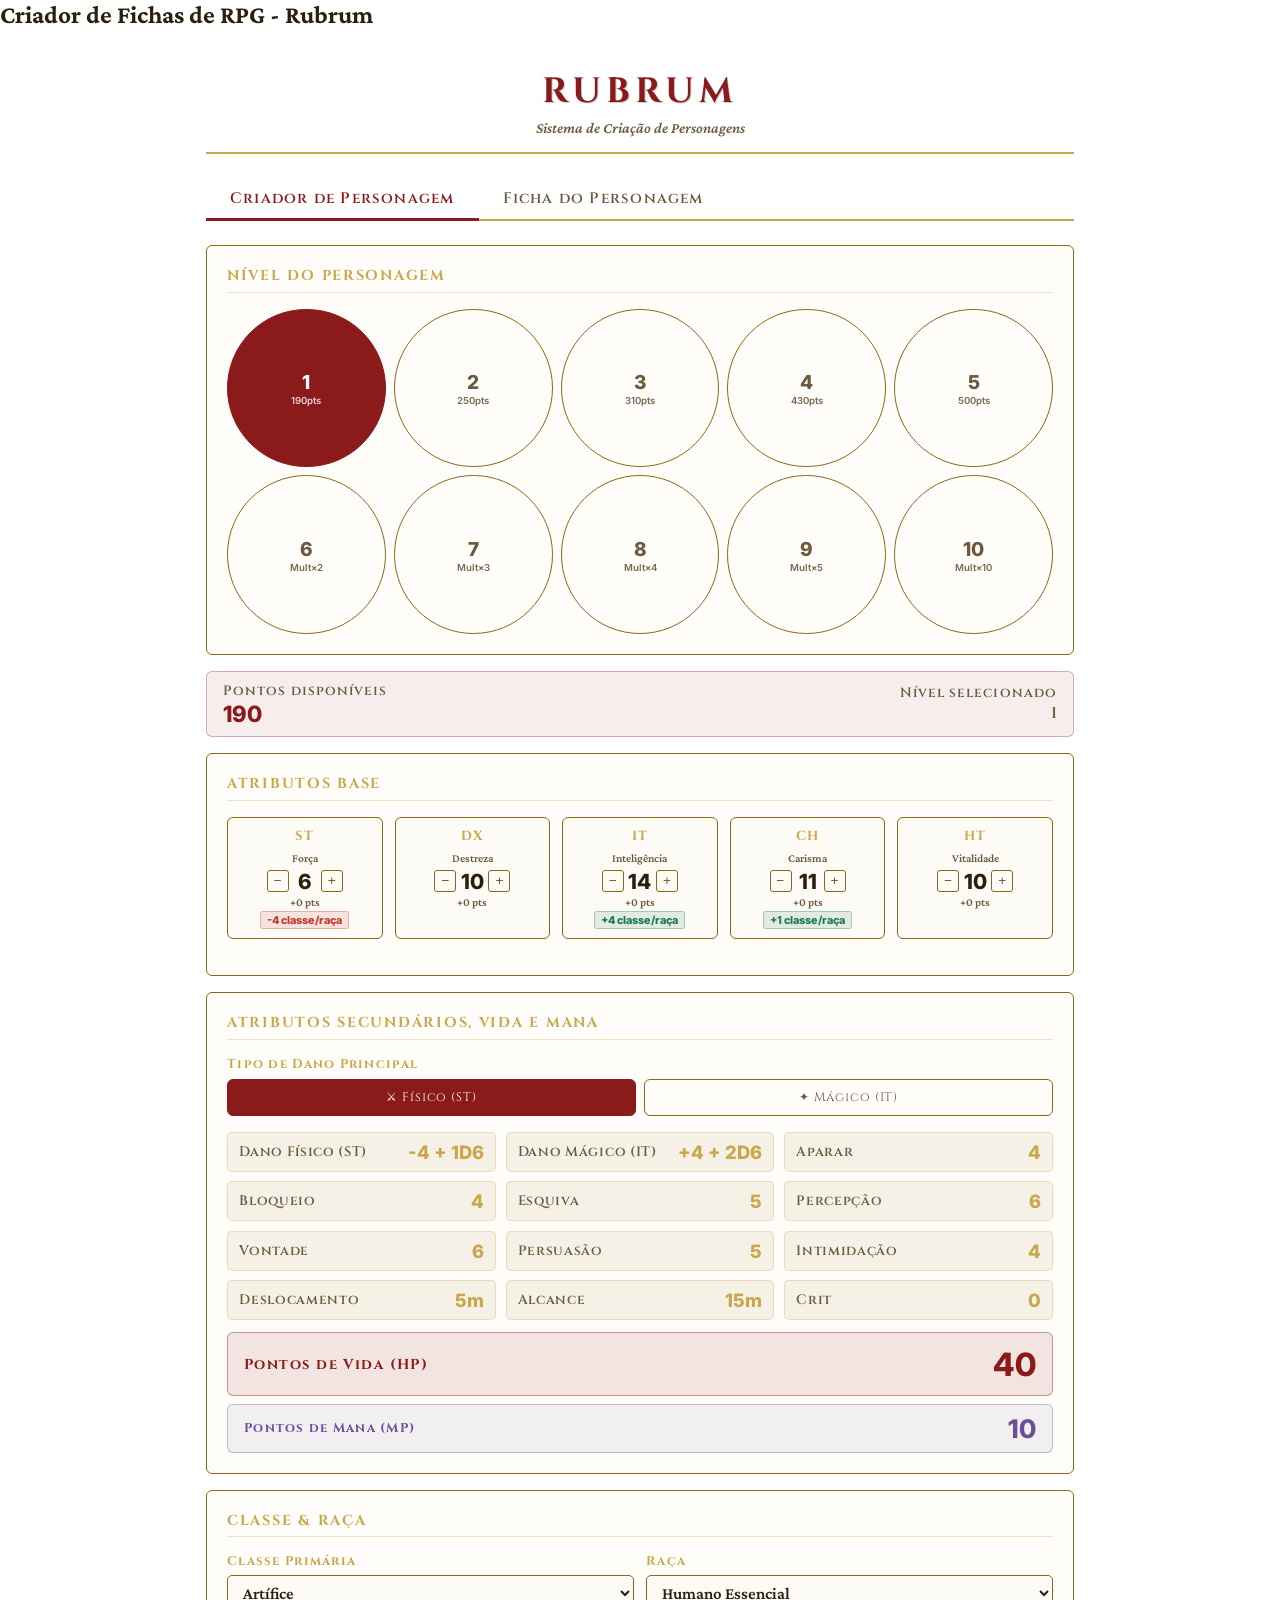
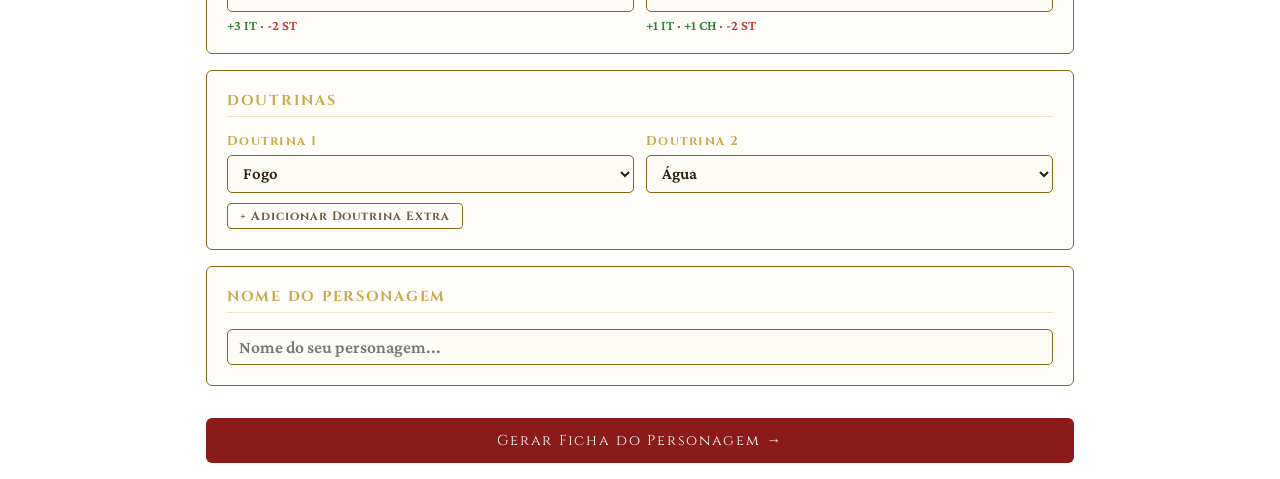
<file: Sheet_Creator/v5/rubrum_sheet.v5.1.html>
<!DOCTYPE html>
<html lang="pt-BR">
<head>
  <meta charset="UTF-8">
  <title>Simulador de Ficha Rubrum — Versão V5.1</title>
  <style>
    @import url('https://fonts.googleapis.com/css2?family=Cinzel:wght@400;500;600;700&family=Crimson+Pro:ital,wght@0,300;0,400;0,600;0,700;1,400;1,600&family=Inter:wght@400;500;600;700;800&display=swap');

    /* Utilitário: todos os números usam Inter */
    .num { font-family: 'Inter', sans-serif !important; }

    * { box-sizing: border-box; margin: 0; padding: 0; }

    :root {
      /* Cores Originais de Rubrum */
      --rubrum-red: #8B1A1A;
      --rubrum-gold: #C9A84C;
      --rubrum-dark: #1a1410;
      --rubrum-parchment: #f5edd8;
      --rubrum-ink: #2a1f0e;
      --rubrum-border: #8B6914;
      --rubrum-muted: #6b5a3e;
      
      /* Cores Exclusivas para a Mana/EP */
      --rubrum-mana: #6B4E9B; 
      --rubrum-mana-dark: #4A3073;
    }

    body { background: transparent; font-family: 'Crimson Pro', Georgia, serif; color: var(--rubrum-ink); font-size: 1.05rem; font-weight: 600; }

    .app { max-width: 900px; margin: 0 auto; padding: 1rem; }

    .header {
      text-align: center;
      padding: 1.5rem 0 1rem;
      border-bottom: 2px solid var(--rubrum-gold);
      margin-bottom: 1.5rem;
    }

    .header h1 {
      font-family: 'Cinzel', serif;
      font-size: 2.2rem;
      color: var(--rubrum-red);
      letter-spacing: 0.15em;
      text-shadow: 1px 1px 0 rgba(0,0,0,0.2);
    }

    .header p {
      font-size: 0.95rem;
      color: var(--rubrum-muted);
      margin-top: 0.25rem;
      font-style: italic;
    }

    .tabs {
      display: flex;
      gap: 0;
      margin-bottom: 1.5rem;
      border-bottom: 2px solid var(--rubrum-gold);
    }

    .tab-btn {
      font-family: 'Cinzel', serif;
      font-size: 0.95rem;
      letter-spacing: 0.08em;
      padding: 0.6rem 1.5rem;
      background: none;
      border: none;
      border-bottom: 3px solid transparent;
      color: var(--rubrum-muted);
      cursor: pointer;
      transition: all 0.2s;
      margin-bottom: -2px;
      font-weight: 600;
    }

    .tab-btn.active {
      color: var(--rubrum-red);
      border-bottom-color: var(--rubrum-red);
    }

    .tab-btn:hover:not(.active) { color: var(--rubrum-gold); }

    .section { display: none; }
    .section.active { display: block; }

    .panel {
      background: rgba(245,237,216,0.15);
      border: 1px solid var(--rubrum-border);
      border-radius: 6px;
      padding: 1.25rem;
      margin-bottom: 1rem;
    }

    .panel-title {
      font-family: 'Cinzel', serif;
      font-size: 0.9rem;
      letter-spacing: 0.12em;
      color: var(--rubrum-gold);
      text-transform: uppercase;
      margin-bottom: 1rem;
      padding-bottom: 0.4rem;
      border-bottom: 1px solid rgba(201,168,76,0.3);
      font-weight: 700;
    }

    .level-grid {
      display: grid;
      grid-template-columns: repeat(5, 1fr);
      gap: 0.5rem;
    }

    @media (max-width: 600px) { .level-grid { grid-template-columns: repeat(5, 1fr); } }

    .level-btn {
      font-family: 'Inter', sans-serif;
      font-size: 1.2rem;
      font-weight: 800;
      width: 100%;
      aspect-ratio: 1;
      border: 1.5px solid var(--rubrum-border);
      background: none;
      color: var(--rubrum-muted);
      border-radius: 50%;
      cursor: pointer;
      transition: all 0.2s;
      display: flex;
      flex-direction: column;
      align-items: center;
      justify-content: center;
      gap: 1px;
    }

    .level-btn .lv-pts { font-size: 0.6rem; font-family: 'Inter', sans-serif; font-weight: 600; color: var(--rubrum-muted); opacity: 0.9; }

    .level-btn.selected {
      background: var(--rubrum-red);
      border-color: var(--rubrum-red);
      color: white;
    }

    .level-btn.selected .lv-pts { color: rgba(255,255,255,0.8); opacity: 1; }
    .level-btn:hover:not(.selected) { border-color: var(--rubrum-gold); color: var(--rubrum-gold); }

    .points-bar {
      display: flex;
      align-items: center;
      justify-content: space-between;
      background: rgba(139,26,26,0.08);
      border: 1px solid rgba(139,26,26,0.3);
      border-radius: 6px;
      padding: 0.6rem 1rem;
      margin-bottom: 1rem;
    }

    .points-label { font-family: 'Cinzel', serif; font-size: 0.85rem; letter-spacing: 0.08em; color: var(--rubrum-muted); font-weight: 600; }
    .points-value { font-family: 'Inter', sans-serif; font-size: 1.4rem; color: var(--rubrum-red); font-weight: 800; }
    .points-value.negative { color: #c0392b; }

    .attrs-grid {
      display: grid;
      grid-template-columns: repeat(5, 1fr);
      gap: 0.75rem;
      margin-bottom: 1rem;
    }

    .attr-box {
      text-align: center;
      border: 1px solid var(--rubrum-border);
      border-radius: 6px;
      padding: 0.6rem 0.4rem;
      background: rgba(245,237,216,0.1);
    }

    .attr-label {
      font-family: 'Cinzel', serif;
      font-size: 0.82rem;
      letter-spacing: 0.1em;
      color: var(--rubrum-gold);
      margin-bottom: 0.4rem;
      display: block;
      font-weight: 700;
    }

    .attr-label-full { font-size: 0.72rem; color: var(--rubrum-muted); display: block; margin-bottom: 0.3rem; font-weight: 600; }

    .attr-controls { display: flex; align-items: center; justify-content: center; gap: 4px; }

    .attr-btn {
      width: 22px; height: 22px;
      border: 1px solid var(--rubrum-border);
      background: none;
      color: var(--rubrum-muted);
      border-radius: 3px;
      cursor: pointer;
      font-size: 0.85rem;
      line-height: 1;
      transition: all 0.15s;
      display: flex; align-items: center; justify-content: center;
    }

    .attr-btn:hover { background: var(--rubrum-gold); color: white; border-color: var(--rubrum-gold); }

    .attr-value {
      font-family: 'Inter', sans-serif;
      font-size: 1.3rem;
      font-weight: 800;
      color: var(--rubrum-ink);
      min-width: 24px;
      text-align: center;
    }

    .attr-cost { font-size: 0.72rem; color: var(--rubrum-muted); margin-top: 2px; display: block; font-weight: 600; }

    .secondary-grid {
      display: grid;
      grid-template-columns: repeat(3, 1fr);
      gap: 0.6rem;
    }

    .sec-stat {
      background: rgba(139,105,20,0.08);
      border: 1px solid rgba(201,168,76,0.3);
      border-radius: 5px;
      padding: 0.5rem 0.7rem;
      display: flex;
      justify-content: space-between;
      align-items: center;
    }

    .sec-stat-name { font-size: 0.85rem; color: var(--rubrum-muted); font-family: 'Cinzel', serif; letter-spacing: 0.05em; font-weight: 600; }
    .sec-stat-val { font-family: 'Inter', sans-serif; font-size: 1.15rem; color: var(--rubrum-gold); font-weight: 800; }

    /* Barras de Status Vital (HP e MP) */
    .hp-bar {
      background: rgba(139,26,26,0.1);
      border: 1.5px solid rgba(139,26,26,0.4);
      border-radius: 6px;
      padding: 0.7rem 1rem;
      display: flex;
      justify-content: space-between;
      align-items: center;
      margin-top: 0.75rem;
    }
    .hp-label { font-family: 'Cinzel', serif; font-size: 0.9rem; letter-spacing: 0.1em; color: var(--rubrum-red); font-weight: 700; }
    .hp-value { font-family: 'Inter', sans-serif; font-size: 2rem; color: var(--rubrum-red); font-weight: 800; }

    .mp-bar {
      background: rgba(107, 78, 155, 0.08);
      border: 1px solid rgba(107, 78, 155, 0.35);
      border-radius: 6px;
      padding: 0.5rem 1rem; /* Mais fina que a HP */
      display: flex;
      justify-content: space-between;
      align-items: center;
      margin-top: 0.5rem;
    }
    .mp-label { font-family: 'Cinzel', serif; font-size: 0.8rem; letter-spacing: 0.1em; color: var(--rubrum-mana); font-weight: 700; }
    .mp-value { font-family: 'Inter', sans-serif; font-size: 1.6rem; color: var(--rubrum-mana); font-weight: 800; }

    .select-grid { display: grid; grid-template-columns: 1fr 1fr; gap: 0.75rem; }
    .select-full { grid-column: 1/-1; }

    label.field-label {
      font-family: 'Cinzel', serif;
      font-size: 0.8rem;
      letter-spacing: 0.1em;
      color: var(--rubrum-gold);
      display: block;
      margin-bottom: 0.3rem;
      font-weight: 700;
    }

    select, input[type=text], textarea {
      width: 100%;
      background: rgba(245,237,216,0.12);
      border: 1px solid var(--rubrum-border);
      border-radius: 5px;
      color: var(--rubrum-ink);
      font-family: 'Crimson Pro', serif;
      font-size: 1.05rem;
      font-weight: 600;
      padding: 0.45rem 0.7rem;
      outline: none;
      transition: border-color 0.15s;
      appearance: auto;
    }

    select:focus, input[type=text]:focus, textarea:focus { border-color: var(--rubrum-gold); }

    .doctrine-grid { display: grid; grid-template-columns: 1fr 1fr; gap: 0.75rem; }

    .doctrine-select { position: relative; }

    .class-badge {
      display: inline-block;
      background: rgba(139,26,26,0.15);
      border: 1px solid rgba(139,26,26,0.4);
      border-radius: 4px;
      padding: 0.2rem 0.6rem;
      font-family: 'Cinzel', serif;
      font-size: 0.7rem;
      color: var(--rubrum-red);
      margin-top: 0.4rem;
    }

    .combined-class {
      text-align: center;
      padding: 0.5rem;
      background: rgba(201,168,76,0.1);
      border: 1px solid rgba(201,168,76,0.4);
      border-radius: 5px;
      margin-top: 0.5rem;
    }

    .combined-class-name { font-family: 'Cinzel', serif; font-size: 1rem; color: var(--rubrum-gold); }

    .bonus-list { font-size: 0.88rem; color: var(--rubrum-muted); margin-top: 0.3rem; font-weight: 600; }
    .bonus-pos { color: #2e7d32; }
    .bonus-neg { color: #c0392b; }

    .generate-btn {
      width: 100%;
      font-family: 'Cinzel', serif;
      font-size: 0.9rem;
      letter-spacing: 0.12em;
      padding: 0.8rem;
      background: var(--rubrum-red);
      color: white;
      border: none;
      border-radius: 6px;
      cursor: pointer;
      transition: all 0.2s;
      margin-top: 1rem;
    }
    .generate-btn:hover { background: #a01f1f; transform: translateY(-1px); }
    
    /* Seletor de tipo de dano principal */
    .dano-type-row {
      display: flex;
      gap: 0.5rem;
      margin-bottom: 1rem;
    }
  
    .dano-type-btn {
      flex: 1;
      font-family: 'Cinzel', serif;
      font-size: 0.78rem;
      letter-spacing: 0.07em;
      padding: 0.55rem 0.5rem;
      border: 1.5px solid var(--rubrum-border);
      background: none;
      color: var(--rubrum-muted);
      border-radius: 6px;
      cursor: pointer;
      transition: all 0.2s;
      text-align: center;
    }
  
    .dano-type-btn.selected {
      background: var(--rubrum-red);
      border-color: var(--rubrum-red);
      color: white;
    }
  
    .dano-type-btn:hover:not(.selected) {
      border-color: var(--rubrum-gold);
      color: var(--rubrum-gold);
    }
  
    /* Destaque do dano principal na ficha */
    .stat-row.dano-principal .stat-name {
      color: var(--rubrum-red);
      font-weight: 600;
    }
    .stat-row.dano-principal .stat-val {
      color: var(--rubrum-red);
    }
    .stat-row.dano-principal::after {
      content: '★';
      font-size: 0.6rem;
      color: var(--rubrum-red);
      margin-left: 4px;
      align-self: center;
    }

    .dano-row { display: flex; align-items: center; gap: 0.75rem; margin-top: 0.75rem; }
    .dano-row label.field-label { margin-bottom: 0; white-space: nowrap; }
    .dano-row select { flex: 1; }
    .dano-formula { font-family: 'Cinzel', serif; font-size: 0.9rem; color: var(--rubrum-gold); white-space: nowrap; }

    /* ======= FICHA ======= */
    .sheet { padding: 0.5rem 0; }

    .sheet-header {
      display: grid;
      grid-template-columns: 1fr 2fr;
      gap: 15px;
      margin-bottom: 1rem;
      border: 1px solid var(--rubrum-border);
      border-radius: 8px;
      padding: 14px;
      background: rgba(201,168,76,0.04);
    }

    .sheet-name-box {
      border: 1px solid var(--rubrum-border);
      border-radius: 6px;
      padding: 10px 14px;
      display: flex;
      flex-direction: column;
      justify-content: center;
      gap: 4px;
    }

    .sheet-name-label { font-family: 'Cinzel', serif; font-size: 0.7rem; letter-spacing: 0.12em; text-transform: uppercase; color: var(--rubrum-muted); font-weight: 700; }
    .sheet-name-input { font-family: 'Cinzel', serif; font-size: 1.3rem; font-weight: 700; background: none; border: none; border-bottom: 1px dashed var(--rubrum-border); color: var(--rubrum-red); outline: none; width: 100%; letter-spacing: 0.06em; padding: 0.1rem 0; }
    .sheet-title-input { font-family: 'Crimson Pro', serif; font-size: 0.85rem; font-style: italic; background: none; border: none; color: var(--rubrum-muted); outline: none; width: 100%; padding: 0; margin-top: 2px; }

    .sheet-meta { display: grid; grid-template-columns: repeat(3, 1fr); gap: 8px; }
    .sheet-meta-item { border: 1px solid rgba(139,105,20,0.4); border-radius: 5px; padding: 6px 10px; background: rgba(245,237,216,0.08); display: flex; flex-direction: column; gap: 2px; font-family: 'Cinzel', serif; font-size: 0.68rem; letter-spacing: 0.1em; text-transform: uppercase; color: var(--rubrum-muted); font-weight: 700; }
    .sheet-meta-item span { font-family: 'Cinzel', serif; font-size: 0.92rem; color: var(--rubrum-gold); font-weight: 700; text-transform: none; letter-spacing: 0.02em; }

    .sheet-grid { display: grid; grid-template-columns: 160px 1fr 1fr; gap: 15px; align-items: start; }
    .stat-row { display: flex; justify-content: space-between; align-items: center; padding: 0.28rem 0; border-bottom: 1px solid rgba(201,168,76,0.12); }
    .stat-row:last-child { border-bottom: none; }
    .stat-name { color: var(--rubrum-muted); font-size: 0.9rem; font-weight: 600; }
    .stat-val  { font-family: 'Inter', sans-serif; color: var(--rubrum-gold); font-weight: 700; font-size: 1rem; }

    .sheet-col-left { display: flex; flex-direction: column; gap: 10px; }
    
    .sheet-panel { border: 1px solid var(--rubrum-border); border-radius: 6px; overflow: hidden; }
    .sheet-panel-title { font-family: 'Cinzel', serif; font-size: 0.75rem; letter-spacing: 0.12em; text-transform: uppercase; color: var(--rubrum-parchment); background: var(--rubrum-red); padding: 5px 10px; text-align: center; font-weight: 700; }
    .sheet-panel-body { padding: 10px 12px; }

    .attr-card { border: 1px solid var(--rubrum-border); border-radius: 8px; text-align: center; padding: 6px 4px; background: rgba(245,237,216,0.07); }
    .attr-card-abbr { font-family: 'Cinzel', serif; font-size: 0.75rem; letter-spacing: 0.1em; color: var(--rubrum-red); text-transform: uppercase; font-weight: 700; }
    .attr-card-val { font-family: 'Inter', sans-serif; font-size: 1.9rem; font-weight: 800; color: var(--rubrum-ink); line-height: 1.1; display: block; }
    .attr-card-name { font-size: 0.68rem; color: var(--rubrum-muted); display: block; margin-top: 1px; font-weight: 600; }

    /* HP Badge na Ficha */
    .hp-sheet { border: 2px solid rgba(139,26,26,0.45); border-radius: 6px; padding: 8px; text-align: center; background: rgba(139,26,26,0.06); }
    .hp-sheet-val { font-family: 'Inter', sans-serif; font-size: 2.3rem; font-weight: 800; color: var(--rubrum-red); line-height: 1; display: block; }
    .hp-sheet-label { font-family: 'Cinzel', serif; font-size: 0.68rem; letter-spacing: 0.1em; text-transform: uppercase; color: var(--rubrum-muted); display: block; margin-top: 3px; font-weight: 700; }

    /* MP Badge na Ficha (Lilás/Lavanda) */
    .mp-sheet { border: 2px solid rgba(107, 78, 155, 0.4); border-radius: 6px; padding: 6px; text-align: center; background: rgba(107, 78, 155, 0.08); margin-top: -2px; }
    .mp-sheet-val { font-family: 'Inter', sans-serif; font-size: 1.8rem; font-weight: 800; color: var(--rubrum-mana); line-height: 1; display: block; }
    .mp-sheet-label { font-family: 'Cinzel', serif; font-size: 0.6rem; letter-spacing: 0.1em; text-transform: uppercase; color: var(--rubrum-muted); display: block; margin-top: 3px; font-weight: 700; }

    .sheet-col-center, .sheet-col-right { display: flex; flex-direction: column; gap: 10px; }

    .weapon-slot { display: flex; align-items: center; gap: 8px; padding: 5px 4px; border-bottom: 1px solid rgba(201,168,76,0.12); }
    .weapon-slot:last-child { border-bottom: none; }
    .weapon-slot-num { font-family: 'Cinzel', serif; font-size: 0.75rem; color: var(--rubrum-muted); min-width: 16px; text-align: center; font-weight: 700; }
    .weapon-slot input { border: none; background: none; flex: 1; font-family: 'Crimson Pro', serif; font-size: 1rem; font-weight: 600; color: var(--rubrum-ink); outline: none; padding: 0; }

    .item-row { display: flex; align-items: center; gap: 6px; padding: 4px 0; border-bottom: 1px solid rgba(201,168,76,0.1); }
    .item-row:last-child { border-bottom: none; }
    .item-row input { flex: 1; border: none; background: none; font-family: 'Crimson Pro', serif; font-size: 1rem; font-weight: 600; color: var(--rubrum-ink); outline: none; padding: 0; }

    .remove-btn { background: none; border: none; color: rgba(139,26,26,0.35); cursor: pointer; font-size: 0.8rem; padding: 0 3px; line-height: 1; transition: color 0.15s; flex-shrink: 0; }
    .remove-btn:hover { color: var(--rubrum-red); }

    .add-btn { font-family: 'Cinzel', serif; font-size: 0.75rem; letter-spacing: 0.08em; padding: 4px 12px; background: none; border: 1px solid var(--rubrum-border); color: var(--rubrum-muted); border-radius: 4px; cursor: pointer; transition: all 0.15s; margin-top: 6px; display: inline-block; font-weight: 700; }
    .add-btn:hover { border-color: var(--rubrum-gold); color: var(--rubrum-gold); }

    .skill-card { border: 1px solid rgba(201,168,76,0.25); border-radius: 5px; padding: 6px 10px; margin-bottom: 5px; display: flex; gap: 6px; align-items: flex-start; }
    .skill-num { font-family: 'Cinzel', serif; font-size: 0.75rem; color: var(--rubrum-muted); min-width: 18px; padding-top: 3px; font-weight: 700; }
    .skill-card textarea { border: none; background: none; flex: 1; font-family: 'Crimson Pro', serif; font-size: 1rem; font-weight: 600; color: var(--rubrum-ink); outline: none; resize: none; padding: 0; min-height: 36px; line-height: 1.4; }

    .empty-notice { text-align: center; padding: 2rem; color: var(--rubrum-muted); font-style: italic; font-size: 1rem; font-weight: 600; }
    .divider { border: none; border-top: 1px solid rgba(201,168,76,0.25); margin: 0.75rem 0; }

    @media print {
      .tabs, .header, .add-btn, .remove-btn, .generate-btn, #tab-creator { display: none !important; }
      #tab-sheet { display: block !important; }
      .section { display: none; }
      .section.active { display: block; }
      body { background: white !important; color: black !important; }
      .app { max-width: 100%; margin: 0; padding: 0; }
      .sheet-panel, .hp-sheet, .mp-sheet, .sheet-header { page-break-inside: avoid; }
      input, textarea, select { border: none !important; background: none !important; padding: 0 !important; }
      .sheet-panel-title { background: #8B1A1A !important; -webkit-print-color-adjust: exact; print-color-adjust: exact; }
    }
  </style>
</head>
<body>
  <h2 class="sr-only">Criador de Fichas de RPG - Rubrum</h2>

  <div class="app">
    <div class="header">
      <h1>RUBRUM</h1>
      <p>Sistema de Criação de Personagens</p>
    </div>

    <div class="tabs">
      <button class="tab-btn active" onclick="showTab('creator')">Criador de Personagem</button>
      <button class="tab-btn" onclick="showTab('sheet')">Ficha do Personagem</button>
    </div>

    <!-- CRIADOR -->
    <div id="tab-creator" class="section active">

      <!-- NÍVEL -->
      <div class="panel">
        <div class="panel-title">Nível do Personagem</div>
        <div class="level-grid" id="level-grid"></div>
      </div>

      <!-- PONTOS -->
      <div class="points-bar">
        <div>
          <div class="points-label">Pontos disponíveis</div>
          <div class="points-value" id="points-display">190</div>
        </div>
        <div style="text-align:right">
          <div class="points-label">Nível selecionado</div>
          <div style="font-family:'Cinzel',serif;font-size:1rem;color:var(--rubrum-muted)" id="level-display">1</div>
        </div>
      </div>

      <!-- ATRIBUTOS BASE -->
      <div class="panel">
        <div class="panel-title">Atributos Base</div>
        <div class="attrs-grid" id="attrs-grid"></div>
      </div>

      <!-- ATRIBUTOS SECUNDÁRIOS -->
      <div class="panel">
        <div class="panel-title">Atributos Secundários, Vida e Mana</div>
        
        <!-- Seletor de Tipo de Dano Principal -->
        <label class="field-label" style="margin-bottom:0.4rem;">Tipo de Dano Principal</label>
        <div class="dano-type-row">
          <button class="dano-type-btn selected" id="dano-btn-ST" onclick="selectDanoAttr('ST')">⚔ Físico (ST)</button>
          <button class="dano-type-btn" id="dano-btn-IT" onclick="selectDanoAttr('IT')">✦ Mágico (IT)</button>
        </div>
        
        <div class="secondary-grid">
          <div class="sec-stat"><span class="sec-stat-name">Dano Físico (ST)</span><span class="sec-stat-val" id="val-dano-fisico">-</span></div>
          <div class="sec-stat"><span class="sec-stat-name">Dano Mágico (IT)</span><span class="sec-stat-val" id="val-dano-magico">-</span></div>
          <div class="sec-stat"><span class="sec-stat-name">Aparar</span><span class="sec-stat-val" id="sec-aparar">5</span></div>
          <div class="sec-stat"><span class="sec-stat-name">Bloqueio</span><span class="sec-stat-val" id="sec-bloqueio">5</span></div>
          <div class="sec-stat"><span class="sec-stat-name">Esquiva</span><span class="sec-stat-val" id="sec-esquiva">5</span></div>
          <div class="sec-stat"><span class="sec-stat-name">Percepção</span><span class="sec-stat-val" id="sec-percepcao">5</span></div>
          <div class="sec-stat"><span class="sec-stat-name">Vontade</span><span class="sec-stat-val" id="sec-vontade">5</span></div>
          <div class="sec-stat"><span class="sec-stat-name">Persuasão</span><span class="sec-stat-val" id="sec-persuasao">5</span></div>
          <div class="sec-stat"><span class="sec-stat-name">Intimidação</span><span class="sec-stat-val" id="sec-intimidacao">5</span></div>
          <div class="sec-stat"><span class="sec-stat-name">Deslocamento</span><span class="sec-stat-val" id="sec-deslocamento">5m</span></div>
          <div class="sec-stat"><span class="sec-stat-name">Alcance</span><span class="sec-stat-val" id="sec-range">15m</span></div>
          <div class="sec-stat"><span class="sec-stat-name">Crit</span><span class="sec-stat-val" id="sec-crit">0</span></div>
        </div>
        
        <div class="hp-bar">
          <span class="hp-label">Pontos de Vida (HP)</span>
          <span class="hp-value" id="hp-display">40</span>
        </div>
        
        <div class="mp-bar">
          <span class="mp-label">Pontos de Mana (MP)</span>
          <span class="mp-value" id="mp-display">10</span>
        </div>
      </div>

      <!-- CLASSE, RAÇA -->
      <div class="panel">
        <div class="panel-title">Classe & Raça</div>
        <div class="select-grid">
          <div>
            <label class="field-label">Classe Primária</label>
            <select id="class-primary" onchange="onClassChange()"></select>
            <div id="class-primary-bonus" class="bonus-list"></div>
          </div>
          <div>
            <label class="field-label">Raça</label>
            <select id="race-select" onchange="onRaceChange()"></select>
            <div id="race-bonus" class="bonus-list"></div>
          </div>

          <div id="secondary-class-section" style="display:none" class="select-full">
            <hr class="divider">
            <label class="field-label">Classe Secundária (Nível 5+)</label>
            <select id="class-secondary" onchange="onClassChange()"></select>
            <div id="class-secondary-bonus" class="bonus-list"></div>
            <div id="combined-class-display" class="combined-class" style="display:none">
              <div class="combined-class-name" id="combined-class-name"></div>
              <div style="font-size:0.7rem;color:var(--rubrum-muted);margin-top:2px">Classe Combinada</div>
            </div>
          </div>
        </div>
      </div>

      <!-- DOUTRINAS -->
      <div class="panel">
        <div class="panel-title">Doutrinas</div>
        
        <div id="natural-doctrine-section" style="display:none; margin-bottom: 1rem;">
          <label class="field-label" style="color: var(--rubrum-red);">Doutrina Natural</label>
          <div id="natural-doctrine-display" style="font-family: 'Crimson Pro', serif; font-size: 1rem; color: var(--rubrum-ink); background: rgba(139,26,26,0.05); padding: 0.45rem 0.7rem; border: 1px solid rgba(139,26,26,0.3); border-radius: 5px;"></div>
          <hr class="divider">
        </div>

        <div class="doctrine-grid" id="doctrine-container">
          <div>
            <label class="field-label">Doutrina 1</label>
            <select class="doctrine-select" onchange="onDoctrineChange(this)"></select>
          </div>
          <div>
            <label class="field-label">Doutrina 2</label>
            <select class="doctrine-select" onchange="onDoctrineChange(this)"></select>
          </div>
        </div>
        
        <button class="add-btn" style="margin-top: 10px;" onclick="addDoctrineInput()">+ Adicionar Doutrina Extra</button>

        <div id="doctrine-warning" style="font-size:0.78rem;color:#c0392b;margin-top:0.5rem;display:none">
          ⚠ A doutrina "Nulo" deve ser escolhida sozinha.
        </div>
      </div>

      <!-- NOME -->
      <div class="panel">
        <div class="panel-title">Nome do Personagem</div>
        <input type="text" id="char-name-input" placeholder="Nome do seu personagem..." style="font-size:1.1rem;">
      </div>

      <button class="generate-btn" onclick="generateSheet()">Gerar Ficha do Personagem →</button>
    </div>

    <!-- FICHA -->
    <div id="tab-sheet" class="section">
      <div id="sheet-empty" class="empty-notice">
        Crie seu personagem primeiro na aba "Criador de Personagem".
      </div>

      <div id="sheet-content" style="display:none" class="sheet">

        <!-- Botões de ação -->
        <div style="display:flex; gap:8px; margin-bottom:0.75rem;">
          <button class="generate-btn" style="flex:1; background:var(--rubrum-dark); font-size: 0.8rem;" onclick="imprimirFicha()">🖨️ Imprimir / PDF</button>
          <button class="generate-btn" style="flex:1; background:var(--rubrum-red); font-size: 0.8rem;" onclick="salvarFichaHTML()">📄 Salvar .HTML</button>
          <button class="generate-btn" style="flex:1; background:#2c3e50; font-size: 0.8rem;" onclick="salvarFichaJSON()">💾 Salvar .JSON</button>
        </div>

        <!-- CABEÇALHO: nome à esquerda, meta-grid à direita -->
        <div class="sheet-header">
          <div class="sheet-name-box">
            <span class="sheet-name-label">Nome do Personagem</span>
            <input class="sheet-name-input" id="sheet-name" type="text" placeholder="Nome do Personagem">
            <input class="sheet-title-input" id="sheet-title" type="text" placeholder="Título / Epíteto...">
          </div>
          <div class="sheet-meta" id="sheet-meta"></div>
        </div>

        <!-- GRADE 3 COLUNAS -->
        <div class="sheet-grid">
          <!-- COL 1: atributos primários + HP + danos -->
          <div class="sheet-col-left">
            <div class="sheet-panel">
              <div class="sheet-panel-title">Atributos</div>
              <div class="sheet-panel-body" style="display:flex; flex-direction:column; gap:6px;">
                <div id="sheet-attrs"></div>
              </div>
            </div>
            
            <div class="hp-sheet">
              <span class="hp-sheet-val" id="sheet-hp">—</span>
              <span class="hp-sheet-label">Pontos de Vida</span>
            </div>
            <div class="mp-sheet">
              <span class="mp-sheet-val" id="sheet-mp">—</span>
              <span class="mp-sheet-label">Pontos de Mana</span>
            </div>
          </div>

          <!-- COL 2: secundários + armas -->
          <div class="sheet-col-center">
            <div class="sheet-panel">
              <div class="sheet-panel-title">Atributos Secundários</div>
              <div class="sheet-panel-body">
                <div id="sheet-secondary"></div>
              </div>
            </div>
            <div class="sheet-panel">
              <div class="sheet-panel-title">Armas Equipadas</div>
              <div class="sheet-panel-body">
                <div id="weapon-slots"></div>
              </div>
            </div>
          </div>

          <!-- COL 3: itens + habilidades -->
          <div class="sheet-col-right">
            <div class="sheet-panel">
              <div class="sheet-panel-title">Mochila / Itens</div>
              <div class="sheet-panel-body">
                <div id="item-list"></div>
                <button class="add-btn" onclick="addItem()">+ Adicionar Item</button>
              </div>
            </div>
            <div class="sheet-panel">
              <div class="sheet-panel-title" style="display:flex; justify-content:space-between; align-items:center; padding-right:10px;">
                <span>Habilidades</span>
                <button class="add-btn" style="margin-top:0;" onclick="addSkill()">+ Habilidade</button>
              </div>
              <div class="sheet-panel-body">
                <div id="skill-list"></div>
              </div>
            </div>
          </div>
        </div>
      </div>
    </div>
  </div>

<script>
  const LEVELS = [
  { pts: 190, hp: 4, label: '190pts', info: '2 Hab · HP×4' },
  { pts: 250, hp: 4, label: '250pts', info: '1 Hab · HP×4' },
  { pts: 310, hp: 5, label: '310pts', info: '1 Hab · HP×5' },
  { pts: 430, hp: 7, label: '430pts', info: '1 Hab · HP×7' },
  { pts: 500, hp: 10, label: '500pts', info: '2 Hab · HP×10' },
  { pts: 500, hp: 30, label: 'Mult×2', info: 'HP×30' },
  { pts: 500, hp: 50, label: 'Mult×3', info: 'HP×50' },
  { pts: 500, hp: 100, label: 'Mult×4', info: '1 Hab · HP×100' },
  { pts: 500, hp: 150, label: 'Mult×5', info: 'HP×150' },
  { pts: 500, hp: 200, label: 'Mult×10', info: 'Sup · HP×200' },
];

const LEVEL_NAMES = {
  1: "Herói Bronze", 2: "Herói Prata", 3: "Herói Ouro", 4: "Campeão", 5: "Mestre",
  6: "Conquistador", 7: "Dominador", 8: "Soberano", 9: "Grão-Mestre", 10: "Lenda"
};

const SKILLS_BY_LEVEL = [2,3,4,5,6,6,6,7,7,8];
const ATTR_COST = { 1:-80,2:-70,3:-60,4:-50,5:-40,6:-30,7:-20,8:-15,9:-10,10:0,11:10,12:20,13:30,14:45,15:60,16:80,17:100,18:125,19:150,20:175 };
const ATTRS = ['ST','DX','IT','CH','HT'];
const ATTR_NAMES = { ST:'Força', DX:'Destreza', IT:'Inteligência', CH:'Carisma', HT:'Vitalidade' };

const CLASSES = ['Artífice','Artista Marcial','Atirador','Domador','Espadachim','Ladrão','Mágico','Mestre de Armas','Palavro','Sobrevivente','Trovador','Xamã'];

const CLASS_BONUS = {
  'Artífice': { mods: { IT:3, ST:-2 }, extra: {} },
  'Artista Marcial': { mods: { DX:1, IT:-1 }, extra: { esquiva:1 } },
  'Atirador': { mods: { DX:2, ST:-1 }, extra: { range:'x2' } },
  'Domador': { mods: { DX:2, HT:-1 }, extra: {} },
  'Espadachim': { mods: { DX:1, ST:1, HT:-1 }, extra: { crit:2 } },
  'Ladrão': { mods: { DX:2, HT:-1 }, extra: { esquiva:1 } },
  'Mágico': { mods: { IT:3, ST:-2 }, extra: {} },
  'Mestre de Armas': { mods: { ST:1, DX:-1 }, extra: { bloqueio:2 } },
  'Palavro': { mods: { IT:2, DX:-1 }, extra: {} },
  'Sobrevivente': { mods: { HT:-1 }, extra: { esquiva:3 } },
  'Trovador': { mods: { IT:1, CH:1, ST:-1 }, extra: {} },
  'Xamã': { mods: { IT:1, HT:1, DX:-1 }, extra: {} },
};

const RACES = ['Anjo','Anticorpo','Astraniano','Biliano','Celta','Cósmico','Escamoflora','Fízio','Flamestríaco','Furtivo','Gotho','Humano Essencial','Humano Resgatado','Humano Vita','Montanhoso','Ogro','Ogro Transmorfo','Star','Tamoriano','Teraníaco','Zequiniano'];

const RACE_BONUS = {
  'Anjo': { mods: { DX:1, HT:1, ST:-1, CH:-1 }, extra: {} },
  'Anticorpo': { mods: { ST:1, IT:1 , HT:-2 }, extra: {} },
  'Astraniano': { mods: { ST:1, IT:1, DX:-1, CH:-1 }, extra: {} },
  'Biliano': { mods: { IT:1, HT:1, ST:-1, DX:-1 }, extra: {} },
  'Celta': { mods: { IT:2, HT:1, ST:-2, CH:-1 }, extra: {} },
  'Cósmico': { mods: { IT:1, HT:1, ST:-1, DX:-1 }, extra: {} },
  'Escamoflora': { mods: { DX:2, IT:1, ST:-2, CH:-1 }, extra: {} },
  'Fízio': { mods: { DX:1, HT:2, IT:-1, CH:-2 }, extra: {} },
  'Flamestríaco': { mods: { ST:1, HT:1, DX:-1, CH:-1 }, extra: {} },
  'Furtivo': { mods: { DX:2, CH:1, ST:-2, HT:-1 }, extra: {} },
  'Gotho': { mods: { ST:2, HT:1, DX:-1, CH:-2 }, extra: {} },
  'Humano Essencial': { mods: { IT:1, CH:1, ST:-2 }, extra: {} },
  'Humano Resgatado': { mods: { ST:1, HT:1, DX:-1, CH:-1 }, extra: {} },
  'Humano Vita': { mods: { IT:2, DX:-1, HT:-1 }, extra: {} },
  'Montanhoso': { mods: { ST:1, HT:1, DX:-1, IT:-1 }, extra: {} },
  'Ogro': { mods: { HT:1, CH:1, DX:-2 }, extra: {} },
  'Ogro Transmorfo': { mods: { ST:1, DX:1, HT:1, CH:-3 }, extra: {} },
  'Star': { mods: { ST:1, DX:1, HT:1, IT:-2, CH:-1 }, extra: {} },
  'Tamoriano': { mods: { IT:2, HT:1, ST:-1, DX:-2 }, extra: {} },
  'Teraníaco': { mods: { ST:1, HT:1, DX:-1, IT:-1 }, extra: {} },
  'Zequiniano': { mods: { DX:1, CH:1, ST:-1, HT:-1 }, extra: {} }
};

const DOCTRINES_ALL = ['Absorver','Água','Amor','Animalismo','Artes','Barreira','Borracha','Clarividência','Clima','Devorar','Diamante','Dividir','Eletricidade','Espelhos','Explosão','Fogo','Gelo','Gosma','Gravidade','Intangibilidade','Invisibilidade','Karma','Luz','Magia Arcana','Magma','Magnetismo','Manipulação','Manipulação de Espaços','Manipulação de Formas','Manipulação de Tamanhos','Manipulação de Temperatura (Calor)','Materializar','Metal','Micro Dimensões','Multiplicar','Nulo','Planta','Poder Criador','Profano','Radiação','Sangue','Som','Sonho','Sorte','Super Força','Super Inteligência','Super Sentidos','Super Velocidade','Tectonismo','Telecinese','Teleporte','Tempo','Terra','Trevas','Transmutação','Vácuo','Veneno','Vento'];

const RACE_NATURAL_DOCTRINE = {
  'Biliano': 'Água', 'Escamoflora': 'Planta', 'Fízio': 'Profano', 'Flamestríaco': 'Fogo',
  'Gotho': 'Super Sentidos', 'Star': 'Star', 'Teraníaco': 'Gelo', 'Zequiniano': 'Zequiniano'
};

const COMBINATIONS = {
  'Artífice+Artista Marcial':'Monge Alquímico','Artífice+Atirador':'Bombardeiro','Artífice+Domador':'Artesão Feroz','Artífice+Espadachim':'Lâmina Química','Artífice+Ladrão':'Sabotador Mecânico','Artífice+Mágico':'Engenheiro Arcano','Artífice+Mestre de Armas':'Armeiro Supremo','Artífice+Palavro':'Inventor Orador','Artífice+Sobrevivente':'Inventor Arisco','Artífice+Trovador':'Artista Engenhoso','Artífice+Xamã':'Tecelão Espiritual',
  'Artista Marcial+Atirador':'Punho-bala','Artista Marcial+Domador':'Pata-veloz','Artista Marcial+Espadachim':'Lâmina Monge','Artista Marcial+Ladrão':'Punho Sombrio','Artista Marcial+Mágico':'Monge Arcano','Artista Marcial+Mestre de Armas':'Grão Combatente','Artista Marcial+Palavro':'Monge Lírico','Artista Marcial+Sobrevivente':'Punho Selvagem','Artista Marcial+Trovador':'Dançarino de Combate','Artista Marcial+Xamã':'Punho Espiritual',
  'Atirador+Domador':'Caçador','Atirador+Espadachim':'Duelista','Atirador+Ladrão':'Trapaceiro Distante','Atirador+Mágico':'Arqueiro Mágico','Atirador+Mestre de Armas':'Atirador Supremo','Atirador+Palavro':'Sentinela','Atirador+Sobrevivente':'Rastreador','Atirador+Trovador':'Pólvora Sônica','Atirador+Xamã':'Arqueiro Espiritual',
  'Domador+Espadachim':'Presa Afiada','Domador+Ladrão':'Predador Silencioso','Domador+Mágico':'Invocador Bestial','Domador+Mestre de Armas':'Mestre das Feras','Domador+Palavro':'Sábio Bestial','Domador+Sobrevivente':'Ranger','Domador+Trovador':'Voz das Feras','Domador+Xamã':'Guardião das Feras',
  'Espadachim+Ladrão':'Corte Sombrio','Espadachim+Mágico':'Lâmina Arcana','Espadachim+Mestre de Armas':'General da Lâmina','Espadachim+Palavro':'Campeão Lírico','Espadachim+Sobrevivente':'Espada Errante','Espadachim+Trovador':'Voz da Espada','Espadachim+Xamã':'Lâmina Espiritual',
  'Ladrão+Mágico':'Trapaceiro Arcano','Ladrão+Mestre de Armas':'Assassino Supremo','Ladrão+Palavro':'Sussurrador Profano','Ladrão+Sobrevivente':'Rastejador','Ladrão+Trovador':'Voz da Trapaça','Ladrão+Xamã':'Andarilho das Sombras',
  'Mágico+Mestre de Armas':'Mago Bélico','Mágico+Palavro':'Escriba Arcano','Mágico+Sobrevivente':'Errante Arcano','Mágico+Trovador':'Encantador Arcano','Mágico+Xamã':'Oráculo Primordial',
  'Mestre de Armas+Palavro':'Comandante Sábio','Mestre de Armas+Sobrevivente':'Veterano de Guerra','Mestre de Armas+Trovador':'General Sonoro','Mestre de Armas+Xamã':'Campeão dos Espíritos',
  'Palavro+Sobrevivente':'Pregador Errante','Palavro+Trovador':'Arauto Inspirador','Palavro+Xamã':'Voz Ancestral',
  'Sobrevivente+Trovador':'Andarilho Cantante','Sobrevivente+Xamã':'Guardião Ancestral',
  'Trovador+Xamã':'Cantor Espiritual',
  'Artífice+Artífice':'Arquiteto Supremo','Artista Marcial+Artista Marcial':'Grão Monge','Atirador+Atirador':'Franco-Atirador','Domador+Domador':'Soberano das Feras','Espadachim+Espadachim':'Mestre da Lâmina','Ladrão+Ladrão':'Senhor das Sombras','Mágico+Mágico':'Arquimago','Mestre de Armas+Mestre de Armas':'Senhor da Guerra','Palavro+Palavro':'Voz Absoluta','Sobrevivente+Sobrevivente':'Indomável','Trovador+Trovador':'Bardo','Xamã+Xamã':'Espírito Ancestral'
};

let state = {
  level: 1, attrs: { ST:10, DX:10, IT:10, HT:10, CH:10 }, danoAttr: 'ST',
  classPrimary: 'Artífice', classSecondary: 'Artífice', race: 'Humano Essencial',
  doctrine1: 'Fogo', doctrine2: 'Água', charName: '',
};

function getBasePoints(level) { return LEVELS[level-1].pts; }

function attrCostSum() { return ATTRS.reduce((s, a) => s + (ATTR_COST[state.attrs[a]] || 0), 0); }
function remainingPoints() { return getBasePoints(state.level) - attrCostSum(); }

function getEffectiveAttrs() {
  const base = { ...state.attrs };
  const applyBonus = (key, bonusDict) => {
    if (!bonusDict[key]) return;
    const { mods } = bonusDict[key];
    for (const k in mods) if (ATTRS.includes(k)) base[k] = (base[k]||10) + mods[k];
  };
  applyBonus(state.classPrimary, CLASS_BONUS);
  if (state.level >= 5) applyBonus(state.classSecondary, CLASS_BONUS);
  applyBonus(state.race, RACE_BONUS); 
  return base;
}

function getExtraStats() {
  let esquivaBonus = 0, bloqueioBonus = 0, critBonus = 0, rangeDouble = false;
  const applyExtra = (key, bonusDict) => {
    if (!bonusDict[key]) return;
    const { extra } = bonusDict[key];
    if (extra.esquiva) esquivaBonus += extra.esquiva;
    if (extra.bloqueio) bloqueioBonus += extra.bloqueio;
    if (extra.crit) critBonus += extra.crit;
    if (extra.range === 'x2') rangeDouble = true;
  };
  applyExtra(state.classPrimary, CLASS_BONUS);
  if (state.level >= 5) applyExtra(state.classSecondary, CLASS_BONUS);
  applyExtra(state.race, RACE_BONUS); 
  return { esquivaBonus, bloqueioBonus, critBonus, rangeDouble };
}

function calcSecondary(eff, extra) {
  const aparar = Math.round((eff.ST + eff.DX) / 4);
  const esquiva = Math.round(eff.DX / 2) + extra.esquivaBonus;
  const bloqueio = Math.round((eff.ST + eff.HT) / 4) + extra.bloqueioBonus;
  const percepcao = Math.round((eff.IT + eff.DX) / 4);
  const vontade = Math.round((eff.IT + eff.CH) / 4);
  const persuasao = Math.round((eff.CH + eff.DX) / 4);
  const intimidacao = Math.round((eff.ST + eff.CH) / 4);
  const deslocamento = esquiva;
  let range = deslocamento * 3;
  if (extra.rangeDouble) range *= 2;
  const crit = extra.critBonus;
  const hpMult = LEVELS[state.level-1].hp;
  const hp = eff.HT * hpMult;
  const mp = eff.HT; // MP Igual ao HT, conf. solicitado
  return { aparar, esquiva, bloqueio, percepcao, vontade, persuasao, intimidacao, deslocamento, range, crit, hp, mp };
}

const DAMAGE_MULT = [1,1,1,1,1,2,3,4,5,10];
function getDamageMult() { return DAMAGE_MULT[state.level - 1] || 1; }

// --- CORREÇÃO: Lógica para calcular a base de dados ---
function getBaseDiceCount(val) {
  if (val <= 4) return 0;
  if (val >= 5 && val <= 9) return 1;
  if (val >= 10 && val <= 14) return 2;
  if (val >= 15 && val <= 19) return 3;
  return 4;
}

// --- CORREÇÃO: Retornada a lógica escalar do v4 + multiplicador do v4(3) ---
function getScaledDamage(val) {
  if (val <= 4) return "0 (Incapaz)";

  let dice = "2D6";
  if (val >= 5 && val <= 9) dice = "1D6";
  else if (val >= 10 && val <= 14) dice = "2D6";
  else if (val >= 15 && val <= 19) dice = "3D6";
  else if (val >= 20) dice = "4D6";

  const base = val - 10;
  const mult = getDamageMult();
  const sign = base >= 0 ? '+' : '';

  if (mult === 1) return `${sign}${base} + ${dice}`;
  else return `${sign}${base} + ${dice} (×${mult})`;
}

function recalcSecondary() {
  const eff = getEffectiveAttrs();
  const extra = getExtraStats();
  const sec = calcSecondary(eff, extra);

  document.getElementById('sec-aparar').textContent = sec.aparar;
  document.getElementById('sec-esquiva').textContent = sec.esquiva;
  document.getElementById('sec-bloqueio').textContent = sec.bloqueio;
  document.getElementById('sec-percepcao').textContent = sec.percepcao;
  document.getElementById('sec-vontade').textContent = sec.vontade;
  document.getElementById('sec-persuasao').textContent = sec.persuasao;
  document.getElementById('sec-intimidacao').textContent = sec.intimidacao;
  document.getElementById('sec-deslocamento').textContent = sec.deslocamento + 'm';
  document.getElementById('sec-range').textContent = sec.range + 'm';
  document.getElementById('sec-crit').textContent = sec.crit;
  document.getElementById('hp-display').textContent = sec.hp;
  document.getElementById('mp-display').textContent = sec.mp;

  document.getElementById('val-dano-fisico').textContent = getScaledDamage(eff.ST);
  document.getElementById('val-dano-magico').textContent = getScaledDamage(eff.IT);

  updatePointsDisplay();
  updateAttrDisplay();
}

function updatePointsDisplay() {
  const rem = remainingPoints();
  const el = document.getElementById('points-display');
  el.textContent = rem;
  el.className = 'points-value' + (rem < 0 ? ' negative' : '');
}

function updateAttrDisplay() {
  const eff = getEffectiveAttrs();
  ATTRS.forEach(a => {
    const base = state.attrs[a];
    const effV = eff[a];
    const diff = effV - base;
    const cost = ATTR_COST[base];

    const costEl = document.getElementById('attr-cost-' + a);
    if (costEl) costEl.textContent = cost >= 0 ? '+' + cost + ' pts' : cost + ' pts';

    const valEl = document.getElementById('attr-val-' + a);
    if (valEl) valEl.textContent = effV;

    const tagEl = document.getElementById('attr-bonus-' + a);
    if (tagEl) {
      if (diff !== 0) {
        const sign = diff > 0 ? '+' : '';
        tagEl.textContent = `${sign}${diff} classe/raça`;
        tagEl.style.display = 'inline-block';
        tagEl.style.background = diff > 0 ? 'rgba(29,122,80,0.12)' : 'rgba(192,57,43,0.12)';
        tagEl.style.color = diff > 0 ? '#1D7A50' : '#c0392b';
        tagEl.style.border = `1px solid ${diff > 0 ? 'rgba(29,122,80,0.3)' : 'rgba(192,57,43,0.3)'}`;
      } else {
        tagEl.style.display = 'none';
      }
    }
  });
}

// Função para selecionar o tipo de dano principal (ST=Físico ou IT=Mágico)
function selectDanoAttr(attr) {
  state.danoAttr = attr;
  document.getElementById('dano-btn-ST').className = 'dano-type-btn' + (attr === 'ST' ? ' selected' : '');
  document.getElementById('dano-btn-IT').className = 'dano-type-btn' + (attr === 'IT' ? ' selected' : '');
}

function buildLevelGrid() {
  const grid = document.getElementById('level-grid');
  grid.innerHTML = '';
  for (let i = 1; i <= 10; i++) {
    const btn = document.createElement('button');
    btn.className = 'level-btn' + (i === state.level ? ' selected' : '');
    btn.innerHTML = i + '<span class="lv-pts">' + LEVELS[i-1].label + '</span>';
    btn.onclick = () => selectLevel(i);
    grid.appendChild(btn);
  }
}

function selectLevel(lv) {
  state.level = lv;
  document.getElementById('level-display').textContent = lv;
  buildLevelGrid();
  const secSection = document.getElementById('secondary-class-section');
  secSection.style.display = lv >= 5 ? 'block' : 'none';
  recalcSecondary();
  onClassChange();
}

function buildAttrsGrid() {
  const grid = document.getElementById('attrs-grid');
  grid.innerHTML = '';
  ATTRS.forEach(a => {
    const box = document.createElement('div');
    box.className = 'attr-box';
    box.innerHTML = `
      <span class="attr-label">${a}</span>
      <span class="attr-label-full">${ATTR_NAMES[a]}</span>
      <div class="attr-controls">
        <button class="attr-btn" onclick="changeAttr('${a}',-1)">−</button>
        <span class="attr-value" id="attr-val-${a}">${state.attrs[a]}</span>
        <button class="attr-btn" onclick="changeAttr('${a}',1)">+</button>
      </div>
      <span class="attr-cost" id="attr-cost-${a}">0 pts</span>
      <span class="attr-bonus-tag" id="attr-bonus-${a}" style="display:none;font-family:'Inter',sans-serif;font-size:0.68rem;font-weight:800;margin-top:3px;border-radius:3px;padding:1px 6px"></span>
    `;
    grid.appendChild(box);
  });
}

function changeAttr(attr, delta) {
  const newVal = state.attrs[attr] + delta;
  if (newVal < 1 || newVal > 20) return;
  const newCost = ATTR_COST[newVal] - ATTR_COST[state.attrs[attr]];
  if (newCost > 0 && remainingPoints() < newCost) return;
  state.attrs[attr] = newVal;
  recalcSecondary();
}

function buildClassSelects() {
  const p = document.getElementById('class-primary');
  const s = document.getElementById('class-secondary');
  p.innerHTML = ''; s.innerHTML = '';
  CLASSES.forEach(c => {
    p.innerHTML += `<option value="${c}">${c}</option>`;
    s.innerHTML += `<option value="${c}">${c}</option>`;
  });
  p.value = state.classPrimary;
  s.value = state.classSecondary;
}

function buildRaceSelect() {
  const r = document.getElementById('race-select');
  r.innerHTML = '';
  RACES.forEach(race => r.innerHTML += `<option value="${race}">${race}</option>`);
  r.value = state.race;
}

function bonusText(key, bonusDict) {
  if (!bonusDict[key]) return '';
  const { mods, extra } = bonusDict[key];
  let parts = [];
  for (const k in mods) parts.push(`<span class="${mods[k]>0?'bonus-pos':'bonus-neg'}">${mods[k]>0?'+':''}${mods[k]} ${k}</span>`);
  for (const k in extra) {
    if (extra[k] === 'x2') parts.push(`<span class="bonus-pos">Range ×2</span>`);
    else parts.push(`<span class="bonus-pos">+${extra[k]} ${k}</span>`);
  }
  return parts.join(' · ');
}

function onClassChange() {
  state.classPrimary = document.getElementById('class-primary').value;
  state.classSecondary = document.getElementById('class-secondary').value;
  document.getElementById('class-primary-bonus').innerHTML = bonusText(state.classPrimary, CLASS_BONUS);

  if (state.level >= 5) {
    document.getElementById('class-secondary-bonus').innerHTML = bonusText(state.classSecondary, CLASS_BONUS);
    const key1 = state.classPrimary + '+' + state.classSecondary;
    const key2 = state.classSecondary + '+' + state.classPrimary;
    const combined = COMBINATIONS[key1] || COMBINATIONS[key2] || null;
    const disp = document.getElementById('combined-class-display');
    if (combined) {
      document.getElementById('combined-class-name').textContent = combined;
      disp.style.display = 'block';
    } else {
      disp.style.display = 'none';
    }
  }
  
  updateAllDoctrineSelects(); 
  recalcSecondary();
}

function onRaceChange() {
  state.race = document.getElementById('race-select').value;
  document.getElementById('race-bonus').innerHTML = bonusText(state.race, RACE_BONUS);
  
  const natural = RACE_NATURAL_DOCTRINE[state.race];
  const natSection = document.getElementById('natural-doctrine-section');
  if (natural) {
    document.getElementById('natural-doctrine-display').textContent = natural;
    natSection.style.display = 'block';
  } else {
    natSection.style.display = 'none';
  }
  
  updateAllDoctrineSelects(); 
  recalcSecondary();
}

function getAvailableDoctrines() {
  let available = [...DOCTRINES_ALL];
  const natural = RACE_NATURAL_DOCTRINE[state.race];
  if (natural) available = available.filter(d => d !== natural);

  const isMagico = state.classPrimary === 'Mágico' || (state.level >= 5 && state.classSecondary === 'Mágico');
  if (!isMagico) available = available.filter(d => d !== 'Magia Arcana');

  return available;
}

function populateDoctrineSelect(selectElement, currentValue) {
  const available = getAvailableDoctrines();
  selectElement.innerHTML = '';
  
  available.forEach(d => {
    const opt = document.createElement('option');
    opt.value = d;
    opt.textContent = d;
    selectElement.appendChild(opt);
  });
  
  if (currentValue && available.includes(currentValue)) {
    selectElement.value = currentValue;
  } else {
    const firstValid = available.find(d => d !== 'Nulo');
    selectElement.value = firstValid || 'Nulo'; 
  }
}

function updateAllDoctrineSelects() {
  const selects = document.querySelectorAll('.doctrine-select');
  selects.forEach(sel => populateDoctrineSelect(sel, sel.value));
  onDoctrineChange();
}

function buildDoctrineSelects() {
  const selects = document.querySelectorAll('.doctrine-select');
  selects.forEach((sel, index) => {
    const defaultVal = index === 0 ? 'Fogo' : 'Água';
    populateDoctrineSelect(sel, defaultVal);
  });
}

function addDoctrineInput() {
  const container = document.getElementById('doctrine-container');
  const count = container.querySelectorAll('.doctrine-select').length + 1;
  const div = document.createElement('div');
  
  div.innerHTML = `
    <label class="field-label" style="display:flex; justify-content:space-between;">
      Doutrina ${count} 
      <span style="color:var(--rubrum-red); cursor:pointer;" onclick="this.parentElement.parentElement.remove(); onDoctrineChange();">×</span>
    </label>
    <select class="doctrine-select" onchange="onDoctrineChange(this)"></select>
  `;
  container.appendChild(div);
  
  const selectNode = div.querySelector('select');
  populateDoctrineSelect(selectNode, null); 
  onDoctrineChange(selectNode);
}

function onDoctrineChange(changedElement) {
  const selects = document.querySelectorAll('.doctrine-select');
  const warn = document.getElementById('doctrine-warning');
  
  if (changedElement) {
    if (changedElement.value === 'Nulo') {
      selects.forEach(sel => sel.value = 'Nulo');
      warn.style.display = 'block';
    } else {
      const available = getAvailableDoctrines();
      const defaultDoc = available.find(d => d !== 'Nulo') || 'Nulo';
      
      selects.forEach(sel => {
        if (sel !== changedElement && sel.value === 'Nulo') {
          sel.value = defaultDoc;
        }
      });
      warn.style.display = 'none';
    }
  } else {
    let hasNulo = false;
    selects.forEach(sel => { if (sel.value === 'Nulo') hasNulo = true; });

    if (hasNulo) {
      selects.forEach(sel => sel.value = 'Nulo');
      warn.style.display = 'block';
    } else {
      warn.style.display = 'none';
    }
  }
}

function generateSheet() {
  const rem = remainingPoints();
  if (rem < 0) { alert('Você gastou mais pontos do que possui! Redistribua seus atributos.'); return; }

  const name = document.getElementById('char-name-input').value || 'Sem nome';
  const race = document.getElementById('race-select').value;
  const classPrimary = document.getElementById('class-primary').value;
  const classSecondary = state.level >= 5 ? document.getElementById('class-secondary').value : null;
  const selects = document.querySelectorAll('.doctrine-select');
  let doctrinesHTML = '';
  
  const natural = RACE_NATURAL_DOCTRINE[state.race];
  if (natural) {
    doctrinesHTML += `<div class="sheet-meta-item">Doutrina Natural <span style="color:var(--rubrum-red)">${natural}</span></div>`;
  }

  selects.forEach((sel, index) => {
    doctrinesHTML += `<div class="sheet-meta-item">Doutrina <span>${sel.value}</span></div>`;
  });

  const key1 = classPrimary + '+' + classSecondary;
  const key2 = classSecondary + '+' + classPrimary;
  const combinedClass = classSecondary ? (COMBINATIONS[key1] || COMBINATIONS[key2] || classPrimary + ' / ' + classSecondary) : classPrimary;

  const eff = getEffectiveAttrs();
  const extra = getExtraStats();
  const sec = calcSecondary(eff, extra);

  document.getElementById('sheet-name').value = name;
  document.getElementById('sheet-title').value = '';

  const meta = document.getElementById('sheet-meta');
  meta.innerHTML = `
    <div class="sheet-meta-item">Nível <span>${state.level} (${LEVEL_NAMES[state.level]})</span></div>
    <div class="sheet-meta-item">Raça <span>${race}</span></div>
    <div class="sheet-meta-item">Classe <span>${combinedClass}</span></div>
    ${doctrinesHTML}
  `;

  const attrsEl = document.getElementById('sheet-attrs');
  attrsEl.innerHTML = ATTRS.map(a =>
    `<div class="attr-card">
      <span class="attr-card-abbr">${a}</span>
      <span class="attr-card-val">${eff[a]}</span>
      <span class="attr-card-name">${ATTR_NAMES[a]}</span>
    </div>`
  ).join('') +
  `<div class="stat-row" style="margin-top:8px; padding-top:6px; border-top:1px solid rgba(201,168,76,0.2);">
    <span class="stat-name">Dano Físico</span><span class="stat-val">${getScaledDamage(eff.ST)}</span>
  </div>
  <div class="stat-row">
    <span class="stat-name">Dano Mágico</span><span class="stat-val">${getScaledDamage(eff.IT)}</span>
  </div>`;

  const secEl = document.getElementById('sheet-secondary');
  secEl.innerHTML = [
    ['Aparar', sec.aparar],
    ['Bloqueio', sec.bloqueio],
    ['Esquiva', sec.esquiva],
    ['Percepção', sec.percepcao],
    ['Vontade', sec.vontade],
    ['Persuasão', sec.persuasao],
    ['Intimidação', sec.intimidacao],
    ['Deslocamento', sec.deslocamento + 'm'],
    ['Alcance', sec.range + 'm'],
    ['Crit', sec.crit],
  ].map(([n,v]) => `<div class="stat-row"><span class="stat-name">${n}</span><span class="stat-val">${v}</span></div>`).join('');

  document.getElementById('sheet-hp').textContent = sec.hp;
  document.getElementById('sheet-mp').textContent = sec.mp;

  const weaponSlots = document.getElementById('weapon-slots');
  const maxWeapons = classPrimary === 'Mestre de Armas' || classSecondary === 'Mestre de Armas' ? 6 : 4;
  weaponSlots.innerHTML = '';
  for (let i = 1; i <= maxWeapons; i++) {
    const slot = document.createElement('div');
    slot.className = 'weapon-slot';
    slot.innerHTML = `<span class="weapon-slot-num">${i}</span><input type="text" placeholder="Arma ${i}...">`;
    weaponSlots.appendChild(slot);
  }

  const itemList = document.getElementById('item-list');
  itemList.innerHTML = '';
  addItem();

  const skillList = document.getElementById('skill-list');
  skillList.innerHTML = '';
  const numSkills = SKILLS_BY_LEVEL[state.level - 1];
  for (let i = 1; i <= numSkills; i++) addSkill(i === numSkills && state.level === 10 ? '★ Habilidade Suprema' : '');

  document.getElementById('sheet-empty').style.display = 'none';
  document.getElementById('sheet-content').style.display = 'block';
  showTab('sheet');
}

function addItem() {
  const list = document.getElementById('item-list');
  const row = document.createElement('div');
  row.className = 'item-row';
  row.innerHTML = `<i class="ti ti-package" aria-hidden="true" style="font-size:14px;color:var(--rubrum-muted);flex-shrink:0"></i><input type="text" placeholder="Item..."><button class="remove-btn" onclick="this.parentElement.remove()">×</button>`;
  list.appendChild(row);
}

let skillCount = 0;
function addSkill(placeholder) {
  skillCount++;
  const list = document.getElementById('skill-list');
  const card = document.createElement('div');
  card.className = 'skill-card';
  card.style.flexDirection = 'column';
  card.style.gap = '6px';
  card.innerHTML = `
    <div style="display:flex;align-items:center;gap:6px;">
      <span class="skill-num">${skillCount}</span>
      <textarea rows="2" placeholder="${placeholder || 'Descreva a habilidade...'}" 
        oninput="this.style.height='auto';this.style.height=this.scrollHeight+'px'"
        style="flex:1;border:none;background:none;font-family:'Crimson Pro',serif;font-size:1rem;font-weight:600;color:var(--rubrum-ink);outline:none;resize:none;padding:0;min-height:36px;line-height:1.4"></textarea>
      <button class="remove-btn" onclick="this.closest('.skill-card').remove()" style="flex-shrink:0;align-self:flex-start">×</button>
    </div>
    <div style="display:flex;gap:8px;padding-left:24px;">
      <div style="display:flex;align-items:center;gap:5px;background:rgba(107, 78, 155, 0.08);border:1px solid rgba(107, 78, 155, 0.2);border-radius:4px;padding:3px 8px;">
        <label style="font-family:'Cinzel',serif;font-size:0.6rem;letter-spacing:.08em;color:var(--rubrum-mana);font-weight:700;white-space:nowrap">CUSTO MP</label>
        <input type="number" min="0" max="99" placeholder="0" 
          style="width:36px;border:none;background:none;font-family:'Inter',sans-serif;font-size:0.9rem;font-weight:800;color:var(--rubrum-mana);outline:none;padding:0;text-align:center">
      </div>
      <div style="display:flex;align-items:center;gap:5px;background:rgba(139,26,26,0.08);border:1px solid rgba(139,26,26,0.2);border-radius:4px;padding:3px 8px;">
        <label style="font-family:'Cinzel',serif;font-size:0.6rem;letter-spacing:.08em;color:var(--rubrum-red);font-weight:700;white-space:nowrap">DANO</label>
        <input type="text" placeholder="ex: +5 + 2D6" 
          style="width:90px;border:none;background:none;font-family:'Inter',sans-serif;font-size:0.82rem;font-weight:700;color:var(--rubrum-red);outline:none;padding:0">
      </div>
    </div>
  `;
  list.appendChild(card);
}

function showTab(id) {
  document.querySelectorAll('.section').forEach(s => s.classList.remove('active'));
  document.querySelectorAll('.tab-btn').forEach(b => b.classList.remove('active'));
  document.getElementById('tab-' + id).classList.add('active');
  const idx = id === 'creator' ? 0 : 1;
  document.querySelectorAll('.tab-btn')[idx].classList.add('active');
}

function imprimirFicha() {
  window.print();
}

function coletarFichaData() {
  const eff = getEffectiveAttrs();
  const extra = getExtraStats();
  const sec = calcSecondary(eff, extra);
  const classPrimary = document.getElementById('class-primary').value;
  const classSecondary = state.level >= 5 ? document.getElementById('class-secondary').value : null;
  const key1 = classPrimary + '+' + classSecondary;
  const key2 = classSecondary + '+' + classPrimary;
  const combinedClass = classSecondary ? (COMBINATIONS[key1] || COMBINATIONS[key2] || classPrimary + ' / ' + classSecondary) : classPrimary;
  
  const mult = getDamageMult();
  const danoBase = eff[state.danoAttr] - 10;
  
  // CORREÇÃO: Aplicando a contagem de dados dinâmica no JSON exportado
  const baseDiceCount = getBaseDiceCount(eff[state.danoAttr]);
  
  return {
    _rubrum_ficha: true,
    identidade: {
      nome: document.getElementById('sheet-name')?.value || document.getElementById('char-name-input')?.value || 'Sem nome',
      titulo: document.getElementById('sheet-title')?.value || ''
    },
    progresso: {
      nivel: state.level,
      nomNivel: LEVEL_NAMES ? LEVEL_NAMES[state.level] : String(state.level),
      classePrimaria: classPrimary,
      classeSecundaria: classSecondary,
      classeCompleta: combinedClass,
      raca: state.race
    },
    atributosBase: { ...eff },
    atributosSecundarios: {
      esquiva: sec.esquiva,
      bloqueio: sec.bloqueio,
      percepcao: sec.percepcao,
      vontade: sec.vontade,
      persuasao: sec.persuasao,
      deslocamento: sec.deslocamento,
      range: sec.range,
      crit: sec.crit || 0
    },
    combate: {
      hp: sec.hp,
      mana: sec.mp,
      danoBase: danoBase,
      damageMult: mult,
      diceCount: baseDiceCount * mult, // CORRIGIDO PARA O JSON
      danoAttr: state.danoAttr,
      danoFisico: getScaledDamage(eff.ST),
      danoMagico: getScaledDamage(eff.IT)
    },
    doutrinas: Array.from(document.querySelectorAll('.doctrine-select')).map(sel => sel.value),
    doutrinaNatural: RACE_NATURAL_DOCTRINE[state.race] || null,
    habilidades: Array.from(document.querySelectorAll('#skill-list .skill-card')).map(card => {
      const desc = card.querySelector('textarea')?.value?.trim() || '';
      const inputs = card.querySelectorAll('input[type=number], input[type=text]');
      const custo = inputs[0]?.value?.trim() || '0';
      const dano  = inputs[1]?.value?.trim() || '';
      return { desc, custo: parseInt(custo)||0, dano };
    }).filter(h => h.desc),
    armas: Array.from(document.querySelectorAll('#weapon-slots input')).map(el => el.value).filter(v => v.trim()),
    inventario: Array.from(document.querySelectorAll('#item-list input')).map(el => el.value).filter(v => v.trim())
  };
}

function salvarFichaJSON() {
  const fichaData = coletarFichaData();
  const nome = fichaData.identidade.nome || "personagem";
  const blob = new Blob([JSON.stringify(fichaData, null, 2)], { type: 'application/json' });
  const url = URL.createObjectURL(blob);
  const link = document.createElement('a');
  
  link.href = url;
  link.download = nome.replace(/\s+/g, '_') + "_rubrum.json";
  link.click();
  URL.revokeObjectURL(url);
}

function salvarFichaHTML() {
  const ficha = coletarFichaData();
  const nome = ficha.identidade.nome || 'personagem';
  const htmlContent = `<!DOCTYPE html>
<html lang="pt-BR">
<head>
<meta charset="UTF-8">
<title>Ficha — ${nome} | Rubrum</title>
<script>
const RUBRUM_FICHA = ${JSON.stringify(ficha, null, 2)};
<\/script>
</head>
<body style="font-family:sans-serif;background:#f5edd8;padding:2rem;color:#2a1f0e">
<h1 style="font-family:Georgia,serif;color:#8B1A1A;margin-bottom:0.5rem">${nome}</h1>
<p style="color:#6b5a3e;margin-bottom:1.5rem">${ficha.identidade.titulo || ''} · Nível ${ficha.progresso.nivel} · ${ficha.progresso.classeCompleta} · ${ficha.progresso.raca}</p>
<p style="background:#fff3;border:1px solid #C9A84C;border-radius:6px;padding:0.75rem 1rem;color:#6b5a3e;font-size:0.9rem">
  ✦ Importe este arquivo no <strong>Simulador de Batalha Rubrum</strong> para jogar.
</p>
<pre style="font-size:11px;margin-top:1.5rem;background:#fff8ee;padding:1rem;border-radius:6px;border:1px solid #C9A84C;overflow:auto">${JSON.stringify(ficha, null, 2)}</pre>
</body>
</html>`;
  const blob = new Blob([htmlContent], { type: 'text/html' });
  const url = URL.createObjectURL(blob);
  const link = document.createElement('a');
  link.href = url;
  link.download = nome.replace(/\s+/g, '_') + '_rubrum.html';
  link.click();
  URL.revokeObjectURL(url);
}

buildLevelGrid();
buildAttrsGrid();
buildClassSelects();
buildRaceSelect();
buildDoctrineSelects();
recalcSecondary();
onClassChange();
onRaceChange();
</script>
</body>
</html>
</file>
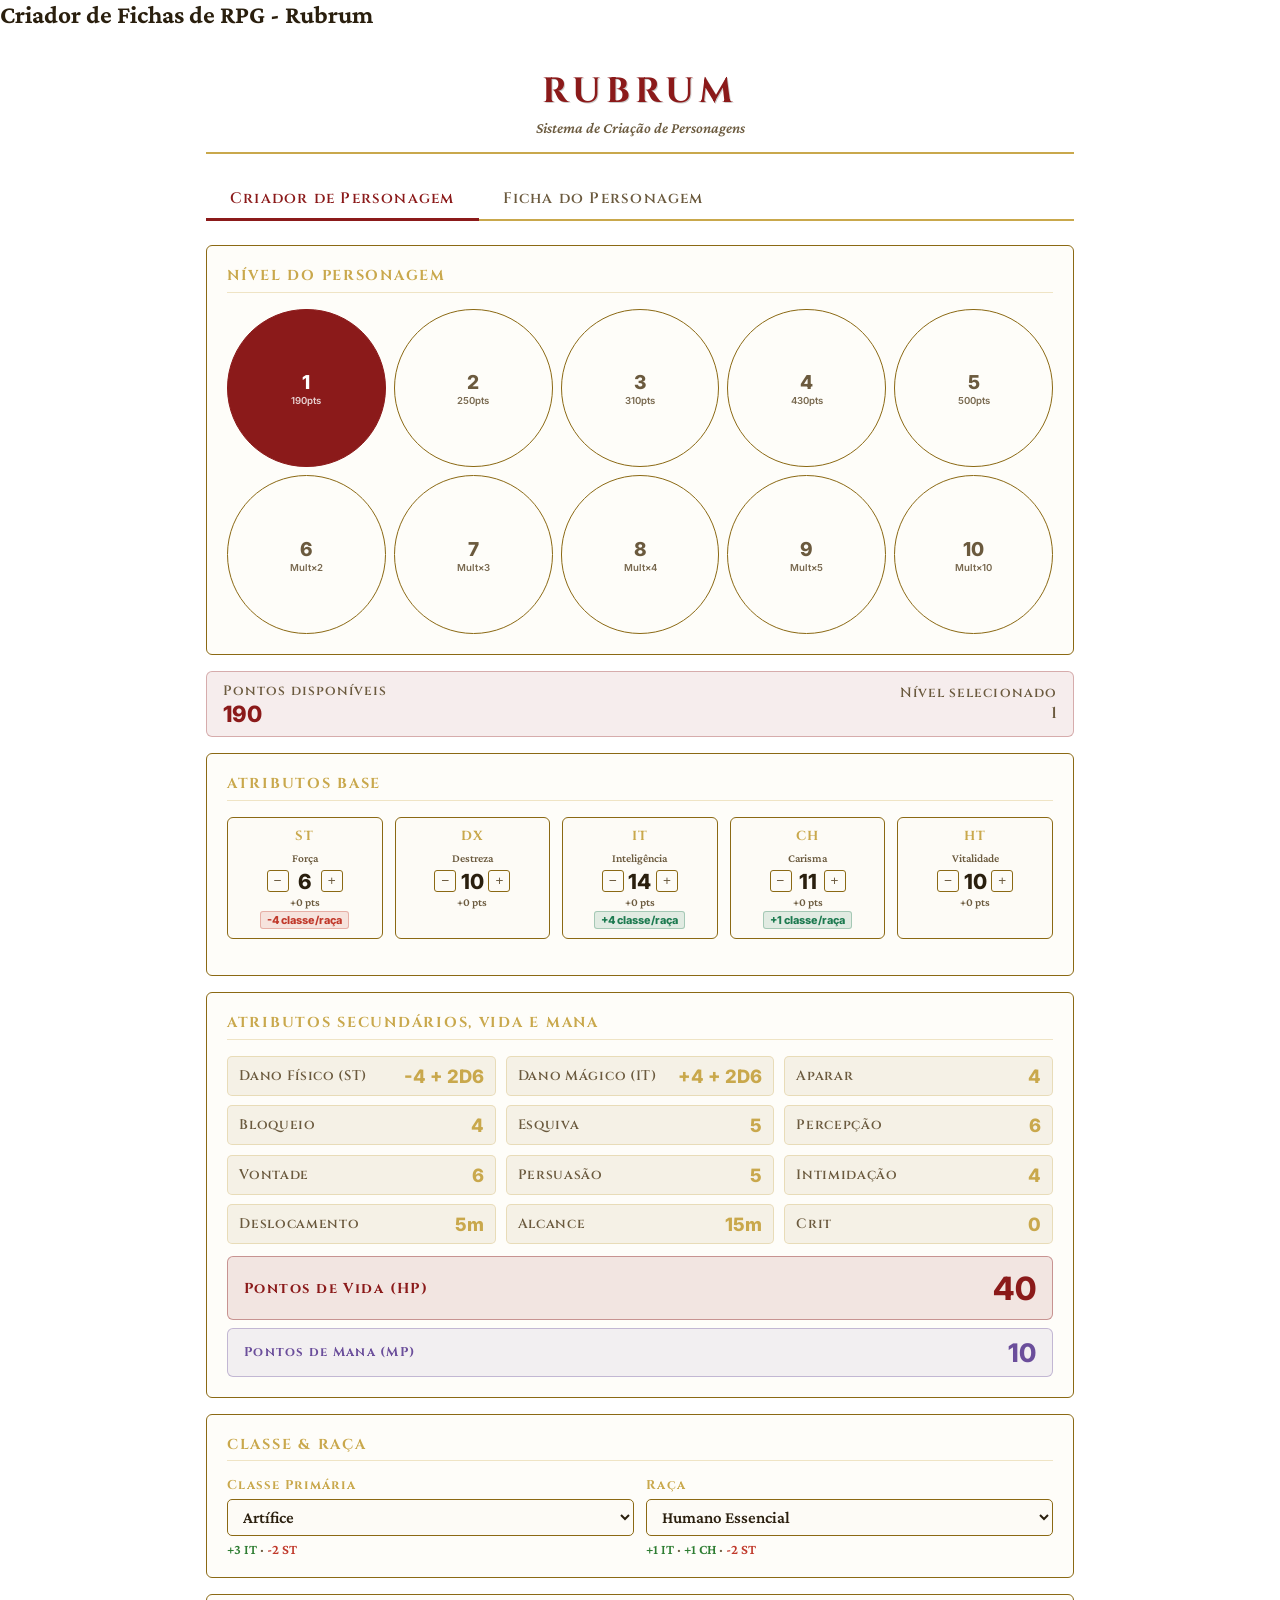
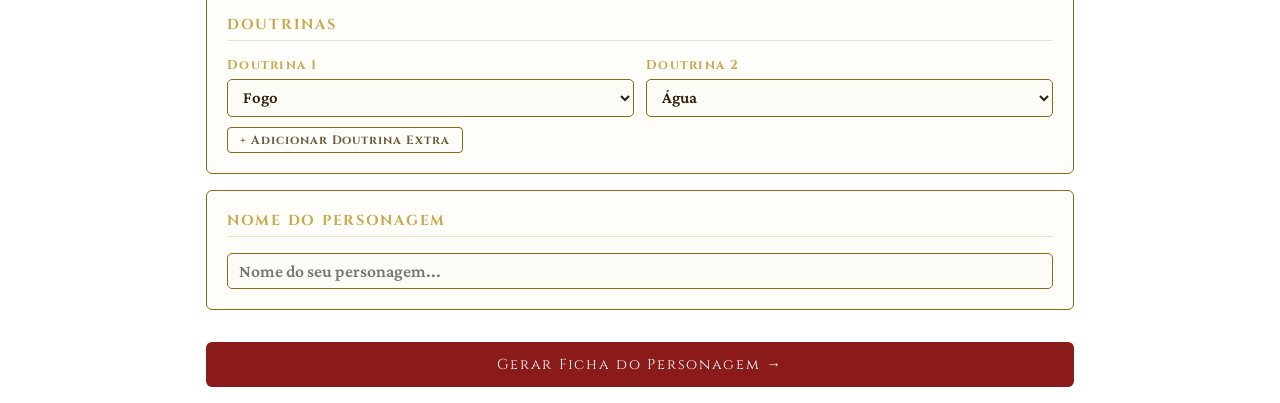
<file: Sheet_Creator/v5/rubrum_sheet_v5.0.html>
<!DOCTYPE html>
<html lang="pt-BR">
<head>
  <meta charset="UTF-8">
  <title>Simulador de Ficha Rubrum — Versão V5</title>
  <style>
    @import url('https://fonts.googleapis.com/css2?family=Cinzel:wght@400;500;600;700&family=Crimson+Pro:ital,wght@0,300;0,400;0,600;0,700;1,400;1,600&family=Inter:wght@400;500;600;700;800&display=swap');

    /* Utilitário: todos os números usam Inter */
    .num { font-family: 'Inter', sans-serif !important; }

    * { box-sizing: border-box; margin: 0; padding: 0; }

    :root {
      /* Cores Originais de Rubrum */
      --rubrum-red: #8B1A1A;
      --rubrum-gold: #C9A84C;
      --rubrum-dark: #1a1410;
      --rubrum-parchment: #f5edd8;
      --rubrum-ink: #2a1f0e;
      --rubrum-border: #8B6914;
      --rubrum-muted: #6b5a3e;
      
      /* Cores Exclusivas para a Mana/EP */
      --rubrum-mana: #6B4E9B; 
      --rubrum-mana-dark: #4A3073;
    }

    body { background: transparent; font-family: 'Crimson Pro', Georgia, serif; color: var(--rubrum-ink); font-size: 1.05rem; font-weight: 600; }

    .app { max-width: 900px; margin: 0 auto; padding: 1rem; }

    .header {
      text-align: center;
      padding: 1.5rem 0 1rem;
      border-bottom: 2px solid var(--rubrum-gold);
      margin-bottom: 1.5rem;
    }

    .header h1 {
      font-family: 'Cinzel', serif;
      font-size: 2.2rem;
      color: var(--rubrum-red);
      letter-spacing: 0.15em;
      text-shadow: 1px 1px 0 rgba(0,0,0,0.2);
    }

    .header p {
      font-size: 0.95rem;
      color: var(--rubrum-muted);
      margin-top: 0.25rem;
      font-style: italic;
    }

    .tabs {
      display: flex;
      gap: 0;
      margin-bottom: 1.5rem;
      border-bottom: 2px solid var(--rubrum-gold);
    }

    .tab-btn {
      font-family: 'Cinzel', serif;
      font-size: 0.95rem;
      letter-spacing: 0.08em;
      padding: 0.6rem 1.5rem;
      background: none;
      border: none;
      border-bottom: 3px solid transparent;
      color: var(--rubrum-muted);
      cursor: pointer;
      transition: all 0.2s;
      margin-bottom: -2px;
      font-weight: 600;
    }

    .tab-btn.active {
      color: var(--rubrum-red);
      border-bottom-color: var(--rubrum-red);
    }

    .tab-btn:hover:not(.active) { color: var(--rubrum-gold); }

    .section { display: none; }
    .section.active { display: block; }

    .panel {
      background: rgba(245,237,216,0.15);
      border: 1px solid var(--rubrum-border);
      border-radius: 6px;
      padding: 1.25rem;
      margin-bottom: 1rem;
    }

    .panel-title {
      font-family: 'Cinzel', serif;
      font-size: 0.9rem;
      letter-spacing: 0.12em;
      color: var(--rubrum-gold);
      text-transform: uppercase;
      margin-bottom: 1rem;
      padding-bottom: 0.4rem;
      border-bottom: 1px solid rgba(201,168,76,0.3);
      font-weight: 700;
    }

    .level-grid {
      display: grid;
      grid-template-columns: repeat(5, 1fr);
      gap: 0.5rem;
    }

    @media (max-width: 600px) { .level-grid { grid-template-columns: repeat(5, 1fr); } }

    .level-btn {
      font-family: 'Inter', sans-serif;
      font-size: 1.2rem;
      font-weight: 800;
      width: 100%;
      aspect-ratio: 1;
      border: 1.5px solid var(--rubrum-border);
      background: none;
      color: var(--rubrum-muted);
      border-radius: 50%;
      cursor: pointer;
      transition: all 0.2s;
      display: flex;
      flex-direction: column;
      align-items: center;
      justify-content: center;
      gap: 1px;
    }

    .level-btn .lv-pts { font-size: 0.6rem; font-family: 'Inter', sans-serif; font-weight: 600; color: var(--rubrum-muted); opacity: 0.9; }

    .level-btn.selected {
      background: var(--rubrum-red);
      border-color: var(--rubrum-red);
      color: white;
    }

    .level-btn.selected .lv-pts { color: rgba(255,255,255,0.8); opacity: 1; }
    .level-btn:hover:not(.selected) { border-color: var(--rubrum-gold); color: var(--rubrum-gold); }

    .points-bar {
      display: flex;
      align-items: center;
      justify-content: space-between;
      background: rgba(139,26,26,0.08);
      border: 1px solid rgba(139,26,26,0.3);
      border-radius: 6px;
      padding: 0.6rem 1rem;
      margin-bottom: 1rem;
    }

    .points-label { font-family: 'Cinzel', serif; font-size: 0.85rem; letter-spacing: 0.08em; color: var(--rubrum-muted); font-weight: 600; }
    .points-value { font-family: 'Inter', sans-serif; font-size: 1.4rem; color: var(--rubrum-red); font-weight: 800; }
    .points-value.negative { color: #c0392b; }

    .attrs-grid {
      display: grid;
      grid-template-columns: repeat(5, 1fr);
      gap: 0.75rem;
      margin-bottom: 1rem;
    }

    .attr-box {
      text-align: center;
      border: 1px solid var(--rubrum-border);
      border-radius: 6px;
      padding: 0.6rem 0.4rem;
      background: rgba(245,237,216,0.1);
    }

    .attr-label {
      font-family: 'Cinzel', serif;
      font-size: 0.82rem;
      letter-spacing: 0.1em;
      color: var(--rubrum-gold);
      margin-bottom: 0.4rem;
      display: block;
      font-weight: 700;
    }

    .attr-label-full { font-size: 0.72rem; color: var(--rubrum-muted); display: block; margin-bottom: 0.3rem; font-weight: 600; }

    .attr-controls { display: flex; align-items: center; justify-content: center; gap: 4px; }

    .attr-btn {
      width: 22px; height: 22px;
      border: 1px solid var(--rubrum-border);
      background: none;
      color: var(--rubrum-muted);
      border-radius: 3px;
      cursor: pointer;
      font-size: 0.85rem;
      line-height: 1;
      transition: all 0.15s;
      display: flex; align-items: center; justify-content: center;
    }

    .attr-btn:hover { background: var(--rubrum-gold); color: white; border-color: var(--rubrum-gold); }

    .attr-value {
      font-family: 'Inter', sans-serif;
      font-size: 1.3rem;
      font-weight: 800;
      color: var(--rubrum-ink);
      min-width: 24px;
      text-align: center;
    }

    .attr-cost { font-size: 0.72rem; color: var(--rubrum-muted); margin-top: 2px; display: block; font-weight: 600; }

    .secondary-grid {
      display: grid;
      grid-template-columns: repeat(3, 1fr);
      gap: 0.6rem;
    }

    .sec-stat {
      background: rgba(139,105,20,0.08);
      border: 1px solid rgba(201,168,76,0.3);
      border-radius: 5px;
      padding: 0.5rem 0.7rem;
      display: flex;
      justify-content: space-between;
      align-items: center;
    }

    .sec-stat-name { font-size: 0.85rem; color: var(--rubrum-muted); font-family: 'Cinzel', serif; letter-spacing: 0.05em; font-weight: 600; }
    .sec-stat-val { font-family: 'Inter', sans-serif; font-size: 1.15rem; color: var(--rubrum-gold); font-weight: 800; }

    /* Barras de Status Vital (HP e MP) */
    .hp-bar {
      background: rgba(139,26,26,0.1);
      border: 1.5px solid rgba(139,26,26,0.4);
      border-radius: 6px;
      padding: 0.7rem 1rem;
      display: flex;
      justify-content: space-between;
      align-items: center;
      margin-top: 0.75rem;
    }
    .hp-label { font-family: 'Cinzel', serif; font-size: 0.9rem; letter-spacing: 0.1em; color: var(--rubrum-red); font-weight: 700; }
    .hp-value { font-family: 'Inter', sans-serif; font-size: 2rem; color: var(--rubrum-red); font-weight: 800; }

    .mp-bar {
      background: rgba(107, 78, 155, 0.08);
      border: 1px solid rgba(107, 78, 155, 0.35);
      border-radius: 6px;
      padding: 0.5rem 1rem; /* Mais fina que a HP */
      display: flex;
      justify-content: space-between;
      align-items: center;
      margin-top: 0.5rem;
    }
    .mp-label { font-family: 'Cinzel', serif; font-size: 0.8rem; letter-spacing: 0.1em; color: var(--rubrum-mana); font-weight: 700; }
    .mp-value { font-family: 'Inter', sans-serif; font-size: 1.6rem; color: var(--rubrum-mana); font-weight: 800; }

    .select-grid { display: grid; grid-template-columns: 1fr 1fr; gap: 0.75rem; }
    .select-full { grid-column: 1/-1; }

    label.field-label {
      font-family: 'Cinzel', serif;
      font-size: 0.8rem;
      letter-spacing: 0.1em;
      color: var(--rubrum-gold);
      display: block;
      margin-bottom: 0.3rem;
      font-weight: 700;
    }

    select, input[type=text], textarea {
      width: 100%;
      background: rgba(245,237,216,0.12);
      border: 1px solid var(--rubrum-border);
      border-radius: 5px;
      color: var(--rubrum-ink);
      font-family: 'Crimson Pro', serif;
      font-size: 1.05rem;
      font-weight: 600;
      padding: 0.45rem 0.7rem;
      outline: none;
      transition: border-color 0.15s;
      appearance: auto;
    }

    select:focus, input[type=text]:focus, textarea:focus { border-color: var(--rubrum-gold); }

    .doctrine-grid { display: grid; grid-template-columns: 1fr 1fr; gap: 0.75rem; }

    .doctrine-select { position: relative; }

    .class-badge {
      display: inline-block;
      background: rgba(139,26,26,0.15);
      border: 1px solid rgba(139,26,26,0.4);
      border-radius: 4px;
      padding: 0.2rem 0.6rem;
      font-family: 'Cinzel', serif;
      font-size: 0.7rem;
      color: var(--rubrum-red);
      margin-top: 0.4rem;
    }

    .combined-class {
      text-align: center;
      padding: 0.5rem;
      background: rgba(201,168,76,0.1);
      border: 1px solid rgba(201,168,76,0.4);
      border-radius: 5px;
      margin-top: 0.5rem;
    }

    .combined-class-name { font-family: 'Cinzel', serif; font-size: 1rem; color: var(--rubrum-gold); }

    .bonus-list { font-size: 0.88rem; color: var(--rubrum-muted); margin-top: 0.3rem; font-weight: 600; }
    .bonus-pos { color: #2e7d32; }
    .bonus-neg { color: #c0392b; }

    .generate-btn {
      width: 100%;
      font-family: 'Cinzel', serif;
      font-size: 0.9rem;
      letter-spacing: 0.12em;
      padding: 0.8rem;
      background: var(--rubrum-red);
      color: white;
      border: none;
      border-radius: 6px;
      cursor: pointer;
      transition: all 0.2s;
      margin-top: 1rem;
    }
    .generate-btn:hover { background: #a01f1f; transform: translateY(-1px); }

    .dano-row { display: flex; align-items: center; gap: 0.75rem; margin-top: 0.75rem; }
    .dano-row label.field-label { margin-bottom: 0; white-space: nowrap; }
    .dano-row select { flex: 1; }
    .dano-formula { font-family: 'Cinzel', serif; font-size: 0.9rem; color: var(--rubrum-gold); white-space: nowrap; }

    /* ======= FICHA ======= */
    .sheet { padding: 0.5rem 0; }

    .sheet-header {
      display: grid;
      grid-template-columns: 1fr 2fr;
      gap: 15px;
      margin-bottom: 1rem;
      border: 1px solid var(--rubrum-border);
      border-radius: 8px;
      padding: 14px;
      background: rgba(201,168,76,0.04);
    }

    .sheet-name-box {
      border: 1px solid var(--rubrum-border);
      border-radius: 6px;
      padding: 10px 14px;
      display: flex;
      flex-direction: column;
      justify-content: center;
      gap: 4px;
    }

    .sheet-name-label { font-family: 'Cinzel', serif; font-size: 0.7rem; letter-spacing: 0.12em; text-transform: uppercase; color: var(--rubrum-muted); font-weight: 700; }
    .sheet-name-input { font-family: 'Cinzel', serif; font-size: 1.3rem; font-weight: 700; background: none; border: none; border-bottom: 1px dashed var(--rubrum-border); color: var(--rubrum-red); outline: none; width: 100%; letter-spacing: 0.06em; padding: 0.1rem 0; }
    .sheet-title-input { font-family: 'Crimson Pro', serif; font-size: 0.85rem; font-style: italic; background: none; border: none; color: var(--rubrum-muted); outline: none; width: 100%; padding: 0; margin-top: 2px; }

    .sheet-meta { display: grid; grid-template-columns: repeat(3, 1fr); gap: 8px; }
    .sheet-meta-item { border: 1px solid rgba(139,105,20,0.4); border-radius: 5px; padding: 6px 10px; background: rgba(245,237,216,0.08); display: flex; flex-direction: column; gap: 2px; font-family: 'Cinzel', serif; font-size: 0.68rem; letter-spacing: 0.1em; text-transform: uppercase; color: var(--rubrum-muted); font-weight: 700; }
    .sheet-meta-item span { font-family: 'Cinzel', serif; font-size: 0.92rem; color: var(--rubrum-gold); font-weight: 700; text-transform: none; letter-spacing: 0.02em; }

    .sheet-grid { display: grid; grid-template-columns: 160px 1fr 1fr; gap: 15px; align-items: start; }
    .stat-row { display: flex; justify-content: space-between; align-items: center; padding: 0.28rem 0; border-bottom: 1px solid rgba(201,168,76,0.12); }
    .stat-row:last-child { border-bottom: none; }
    .stat-name { color: var(--rubrum-muted); font-size: 0.9rem; font-weight: 600; }
    .stat-val  { font-family: 'Inter', sans-serif; color: var(--rubrum-gold); font-weight: 700; font-size: 1rem; }

    .sheet-col-left { display: flex; flex-direction: column; gap: 10px; }
    
    .sheet-panel { border: 1px solid var(--rubrum-border); border-radius: 6px; overflow: hidden; }
    .sheet-panel-title { font-family: 'Cinzel', serif; font-size: 0.75rem; letter-spacing: 0.12em; text-transform: uppercase; color: var(--rubrum-parchment); background: var(--rubrum-red); padding: 5px 10px; text-align: center; font-weight: 700; }
    .sheet-panel-body { padding: 10px 12px; }

    .attr-card { border: 1px solid var(--rubrum-border); border-radius: 8px; text-align: center; padding: 6px 4px; background: rgba(245,237,216,0.07); }
    .attr-card-abbr { font-family: 'Cinzel', serif; font-size: 0.75rem; letter-spacing: 0.1em; color: var(--rubrum-red); text-transform: uppercase; font-weight: 700; }
    .attr-card-val { font-family: 'Inter', sans-serif; font-size: 1.9rem; font-weight: 800; color: var(--rubrum-ink); line-height: 1.1; display: block; }
    .attr-card-name { font-size: 0.68rem; color: var(--rubrum-muted); display: block; margin-top: 1px; font-weight: 600; }

    /* HP Badge na Ficha */
    .hp-sheet { border: 2px solid rgba(139,26,26,0.45); border-radius: 6px; padding: 8px; text-align: center; background: rgba(139,26,26,0.06); }
    .hp-sheet-val { font-family: 'Inter', sans-serif; font-size: 2.3rem; font-weight: 800; color: var(--rubrum-red); line-height: 1; display: block; }
    .hp-sheet-label { font-family: 'Cinzel', serif; font-size: 0.68rem; letter-spacing: 0.1em; text-transform: uppercase; color: var(--rubrum-muted); display: block; margin-top: 3px; font-weight: 700; }

    /* MP Badge na Ficha (Lilás/Lavanda) */
    .mp-sheet { border: 2px solid rgba(107, 78, 155, 0.4); border-radius: 6px; padding: 6px; text-align: center; background: rgba(107, 78, 155, 0.08); margin-top: -2px; }
    .mp-sheet-val { font-family: 'Inter', sans-serif; font-size: 1.8rem; font-weight: 800; color: var(--rubrum-mana); line-height: 1; display: block; }
    .mp-sheet-label { font-family: 'Cinzel', serif; font-size: 0.6rem; letter-spacing: 0.1em; text-transform: uppercase; color: var(--rubrum-muted); display: block; margin-top: 3px; font-weight: 700; }

    .sheet-col-center, .sheet-col-right { display: flex; flex-direction: column; gap: 10px; }

    .weapon-slot { display: flex; align-items: center; gap: 8px; padding: 5px 4px; border-bottom: 1px solid rgba(201,168,76,0.12); }
    .weapon-slot:last-child { border-bottom: none; }
    .weapon-slot-num { font-family: 'Cinzel', serif; font-size: 0.75rem; color: var(--rubrum-muted); min-width: 16px; text-align: center; font-weight: 700; }
    .weapon-slot input { border: none; background: none; flex: 1; font-family: 'Crimson Pro', serif; font-size: 1rem; font-weight: 600; color: var(--rubrum-ink); outline: none; padding: 0; }

    .item-row { display: flex; align-items: center; gap: 6px; padding: 4px 0; border-bottom: 1px solid rgba(201,168,76,0.1); }
    .item-row:last-child { border-bottom: none; }
    .item-row input { flex: 1; border: none; background: none; font-family: 'Crimson Pro', serif; font-size: 1rem; font-weight: 600; color: var(--rubrum-ink); outline: none; padding: 0; }

    .remove-btn { background: none; border: none; color: rgba(139,26,26,0.35); cursor: pointer; font-size: 0.8rem; padding: 0 3px; line-height: 1; transition: color 0.15s; flex-shrink: 0; }
    .remove-btn:hover { color: var(--rubrum-red); }

    .add-btn { font-family: 'Cinzel', serif; font-size: 0.75rem; letter-spacing: 0.08em; padding: 4px 12px; background: none; border: 1px solid var(--rubrum-border); color: var(--rubrum-muted); border-radius: 4px; cursor: pointer; transition: all 0.15s; margin-top: 6px; display: inline-block; font-weight: 700; }
    .add-btn:hover { border-color: var(--rubrum-gold); color: var(--rubrum-gold); }

    .skill-card { border: 1px solid rgba(201,168,76,0.25); border-radius: 5px; padding: 6px 10px; margin-bottom: 5px; display: flex; gap: 6px; align-items: flex-start; }
    .skill-num { font-family: 'Cinzel', serif; font-size: 0.75rem; color: var(--rubrum-muted); min-width: 18px; padding-top: 3px; font-weight: 700; }
    .skill-card textarea { border: none; background: none; flex: 1; font-family: 'Crimson Pro', serif; font-size: 1rem; font-weight: 600; color: var(--rubrum-ink); outline: none; resize: none; padding: 0; min-height: 36px; line-height: 1.4; }

    .empty-notice { text-align: center; padding: 2rem; color: var(--rubrum-muted); font-style: italic; font-size: 1rem; font-weight: 600; }
    .divider { border: none; border-top: 1px solid rgba(201,168,76,0.25); margin: 0.75rem 0; }

    @media print {
      .tabs, .header, .add-btn, .remove-btn, .generate-btn, #tab-creator { display: none !important; }
      #tab-sheet { display: block !important; }
      .section { display: none; }
      .section.active { display: block; }
      body { background: white !important; color: black !important; }
      .app { max-width: 100%; margin: 0; padding: 0; }
      .sheet-panel, .hp-sheet, .mp-sheet, .sheet-header { page-break-inside: avoid; }
      input, textarea, select { border: none !important; background: none !important; padding: 0 !important; }
      .sheet-panel-title { background: #8B1A1A !important; -webkit-print-color-adjust: exact; print-color-adjust: exact; }
    }
  </style>
</head>
<body>
  <h2 class="sr-only">Criador de Fichas de RPG - Rubrum</h2>

  <div class="app">
    <div class="header">
      <h1>RUBRUM</h1>
      <p>Sistema de Criação de Personagens</p>
    </div>

    <div class="tabs">
      <button class="tab-btn active" onclick="showTab('creator')">Criador de Personagem</button>
      <button class="tab-btn" onclick="showTab('sheet')">Ficha do Personagem</button>
    </div>

    <div id="tab-creator" class="section active">

      <div class="panel">
        <div class="panel-title">Nível do Personagem</div>
        <div class="level-grid" id="level-grid"></div>
      </div>

      <div class="points-bar">
        <div>
          <div class="points-label">Pontos disponíveis</div>
          <div class="points-value" id="points-display">190</div>
        </div>
        <div style="text-align:right">
          <div class="points-label">Nível selecionado</div>
          <div style="font-family:'Cinzel',serif;font-size:1rem;color:var(--rubrum-muted)" id="level-display">1</div>
        </div>
      </div>

      <div class="panel">
        <div class="panel-title">Atributos Base</div>
        <div class="attrs-grid" id="attrs-grid"></div>
      </div>

      <div class="panel">
        <div class="panel-title">Atributos Secundários, Vida e Mana</div>
        <div class="secondary-grid">
          <div class="sec-stat"><span class="sec-stat-name">Dano Físico (ST)</span><span class="sec-stat-val" id="val-dano-fisico">-</span></div>
          <div class="sec-stat"><span class="sec-stat-name">Dano Mágico (IT)</span><span class="sec-stat-val" id="val-dano-magico">-</span></div>
          <div class="sec-stat"><span class="sec-stat-name">Aparar</span><span class="sec-stat-val" id="sec-aparar">5</span></div>
          <div class="sec-stat"><span class="sec-stat-name">Bloqueio</span><span class="sec-stat-val" id="sec-bloqueio">5</span></div>
          <div class="sec-stat"><span class="sec-stat-name">Esquiva</span><span class="sec-stat-val" id="sec-esquiva">5</span></div>
          <div class="sec-stat"><span class="sec-stat-name">Percepção</span><span class="sec-stat-val" id="sec-percepcao">5</span></div>
          <div class="sec-stat"><span class="sec-stat-name">Vontade</span><span class="sec-stat-val" id="sec-vontade">5</span></div>
          <div class="sec-stat"><span class="sec-stat-name">Persuasão</span><span class="sec-stat-val" id="sec-persuasao">5</span></div>
          <div class="sec-stat"><span class="sec-stat-name">Intimidação</span><span class="sec-stat-val" id="sec-intimidacao">5</span></div>
          <div class="sec-stat"><span class="sec-stat-name">Deslocamento</span><span class="sec-stat-val" id="sec-deslocamento">5m</span></div>
          <div class="sec-stat"><span class="sec-stat-name">Alcance</span><span class="sec-stat-val" id="sec-range">15m</span></div>
          <div class="sec-stat"><span class="sec-stat-name">Crit</span><span class="sec-stat-val" id="sec-crit">0</span></div>
        </div>
        
        <div class="hp-bar">
          <span class="hp-label">Pontos de Vida (HP)</span>
          <span class="hp-value" id="hp-display">40</span>
        </div>
        
        <div class="mp-bar">
          <span class="mp-label">Pontos de Mana (MP)</span>
          <span class="mp-value" id="mp-display">10</span>
        </div>
      </div>

      <div class="panel">
        <div class="panel-title">Classe & Raça</div>
        <div class="select-grid">
          <div>
            <label class="field-label">Classe Primária</label>
            <select id="class-primary" onchange="onClassChange()"></select>
            <div id="class-primary-bonus" class="bonus-list"></div>
          </div>
          <div>
            <label class="field-label">Raça</label>
            <select id="race-select" onchange="onRaceChange()"></select>
            <div id="race-bonus" class="bonus-list"></div>
          </div>

          <div id="secondary-class-section" style="display:none" class="select-full">
            <hr class="divider">
            <label class="field-label">Classe Secundária (Nível 5+)</label>
            <select id="class-secondary" onchange="onClassChange()"></select>
            <div id="class-secondary-bonus" class="bonus-list"></div>
            <div id="combined-class-display" class="combined-class" style="display:none">
              <div class="combined-class-name" id="combined-class-name"></div>
              <div style="font-size:0.7rem;color:var(--rubrum-muted);margin-top:2px">Classe Combinada</div>
            </div>
          </div>
        </div>
      </div>

      <div class="panel">
        <div class="panel-title">Doutrinas</div>
        
        <div id="natural-doctrine-section" style="display:none; margin-bottom: 1rem;">
          <label class="field-label" style="color: var(--rubrum-red);">Doutrina Natural</label>
          <div id="natural-doctrine-display" style="font-family: 'Crimson Pro', serif; font-size: 1rem; color: var(--rubrum-ink); background: rgba(139,26,26,0.05); padding: 0.45rem 0.7rem; border: 1px solid rgba(139,26,26,0.3); border-radius: 5px;"></div>
          <hr class="divider">
        </div>

        <div class="doctrine-grid" id="doctrine-container">
          <div>
            <label class="field-label">Doutrina 1</label>
            <select class="doctrine-select" onchange="onDoctrineChange(this)"></select>
          </div>
          <div>
            <label class="field-label">Doutrina 2</label>
            <select class="doctrine-select" onchange="onDoctrineChange(this)"></select>
          </div>
        </div>
        
        <button class="add-btn" style="margin-top: 10px;" onclick="addDoctrineInput()">+ Adicionar Doutrina Extra</button>

        <div id="doctrine-warning" style="font-size:0.78rem;color:#c0392b;margin-top:0.5rem;display:none">
          ⚠ A doutrina "Nulo" deve ser escolhida sozinha.
        </div>
      </div>

      <div class="panel">
        <div class="panel-title">Nome do Personagem</div>
        <input type="text" id="char-name-input" placeholder="Nome do seu personagem..." style="font-size:1.1rem;">
      </div>

      <button class="generate-btn" onclick="generateSheet()">Gerar Ficha do Personagem →</button>
    </div>

    <div id="tab-sheet" class="section">
      <div id="sheet-empty" class="empty-notice">
        Crie seu personagem primeiro na aba "Criador de Personagem".
      </div>

      <div id="sheet-content" style="display:none" class="sheet">

        <div style="display:flex; gap:8px; margin-bottom:0.75rem;">
          <button class="generate-btn" style="flex:1; background:var(--rubrum-dark); font-size: 0.8rem;" onclick="imprimirFicha()">🖨️ Imprimir / PDF</button>
          <button class="generate-btn" style="flex:1; background:var(--rubrum-red); font-size: 0.8rem;" onclick="salvarFichaHTML()">📄 Salvar .HTML</button>
          <button class="generate-btn" style="flex:1; background:#2c3e50; font-size: 0.8rem;" onclick="salvarFichaJSON()">💾 Salvar .JSON</button>
        </div>

        <div class="sheet-header">
          <div class="sheet-name-box">
            <span class="sheet-name-label">Nome do Personagem</span>
            <input class="sheet-name-input" id="sheet-name" type="text" placeholder="Nome do Personagem">
            <input class="sheet-title-input" id="sheet-title" type="text" placeholder="Título / Epíteto...">
          </div>
          <div class="sheet-meta" id="sheet-meta"></div>
        </div>

        <div class="sheet-grid">
          <div class="sheet-col-left">
            <div class="sheet-panel">
              <div class="sheet-panel-title">Atributos</div>
              <div class="sheet-panel-body" style="display:flex; flex-direction:column; gap:6px;">
                <div id="sheet-attrs"></div>
              </div>
            </div>
            <div class="hp-sheet">
              <span class="hp-sheet-val" id="sheet-hp">—</span>
              <span class="hp-sheet-label">Pontos de Vida</span>
            </div>
            <div class="mp-sheet">
              <span class="mp-sheet-val" id="sheet-mp">—</span>
              <span class="mp-sheet-label">Pontos de Mana</span>
            </div>
          </div>

          <div class="sheet-col-center">
            <div class="sheet-panel">
              <div class="sheet-panel-title">Atributos Secundários</div>
              <div class="sheet-panel-body">
                <div id="sheet-secondary"></div>
              </div>
            </div>
            <div class="sheet-panel">
              <div class="sheet-panel-title">Armas Equipadas</div>
              <div class="sheet-panel-body">
                <div id="weapon-slots"></div>
              </div>
            </div>
          </div>

          <div class="sheet-col-right">
            <div class="sheet-panel">
              <div class="sheet-panel-title">Mochila / Itens</div>
              <div class="sheet-panel-body">
                <div id="item-list"></div>
                <button class="add-btn" onclick="addItem()">+ Adicionar Item</button>
              </div>
            </div>
            <div class="sheet-panel">
              <div class="sheet-panel-title" style="display:flex; justify-content:space-between; align-items:center; padding-right:10px;">
                <span>Habilidades</span>
                <button class="add-btn" style="margin-top:0;" onclick="addSkill()">+ Habilidade</button>
              </div>
              <div class="sheet-panel-body">
                <div id="skill-list"></div>
              </div>
            </div>
          </div>
        </div>
      </div>
    </div>
  </div>

<script>
  const LEVELS = [
  { pts: 190, hp: 4, label: '190pts', info: '2 Hab · HP×4' },
  { pts: 250, hp: 4, label: '250pts', info: '1 Hab · HP×4' },
  { pts: 310, hp: 5, label: '310pts', info: '1 Hab · HP×5' },
  { pts: 430, hp: 7, label: '430pts', info: '1 Hab · HP×7' },
  { pts: 500, hp: 10, label: '500pts', info: '2 Hab · HP×10' },
  { pts: 500, hp: 30, label: 'Mult×2', info: 'HP×30' },
  { pts: 500, hp: 50, label: 'Mult×3', info: 'HP×50' },
  { pts: 500, hp: 100, label: 'Mult×4', info: '1 Hab · HP×100' },
  { pts: 500, hp: 150, label: 'Mult×5', info: 'HP×150' },
  { pts: 500, hp: 200, label: 'Mult×10', info: 'Sup · HP×200' },
];

const LEVEL_NAMES = {
  1: "Herói Bronze", 2: "Herói Prata", 3: "Herói Ouro", 4: "Campeão", 5: "Mestre",
  6: "Conquistador", 7: "Dominador", 8: "Soberano", 9: "Grão-Mestre", 10: "Lenda"
};

const SKILLS_BY_LEVEL = [2,3,4,5,6,6,6,7,7,8];
const ATTR_COST = { 1:-80,2:-70,3:-60,4:-50,5:-40,6:-30,7:-20,8:-15,9:-10,10:0,11:10,12:20,13:30,14:45,15:60,16:80,17:100,18:125,19:150,20:175 };
const ATTRS = ['ST','DX','IT','CH','HT'];
const ATTR_NAMES = { ST:'Força', DX:'Destreza', IT:'Inteligência', CH:'Carisma', HT:'Vitalidade' };

// Exatamente 12 Classes do sistema
const CLASSES = ['Artífice','Artista Marcial','Atirador','Domador','Espadachim','Ladrão','Mágico','Mestre de Armas','Palavro','Sobrevivente','Trovador','Xamã'];

const CLASS_BONUS = {
  'Artífice': { mods: { IT:3, ST:-2 }, extra: {} },
  'Artista Marcial': { mods: { DX:1, IT:-1 }, extra: { esquiva:1 } },
  'Atirador': { mods: { DX:2, ST:-1 }, extra: { range:'x2' } },
  'Domador': { mods: { DX:2, HT:-1 }, extra: {} },
  'Espadachim': { mods: { DX:1, ST:1, HT:-1 }, extra: { crit:2 } },
  'Ladrão': { mods: { DX:2, HT:-1 }, extra: { esquiva:1 } },
  'Mágico': { mods: { IT:3, ST:-2 }, extra: {} },
  'Mestre de Armas': { mods: { ST:1, DX:-1 }, extra: { bloqueio:2 } },
  'Palavro': { mods: { IT:2, DX:-1 }, extra: {} },
  'Sobrevivente': { mods: { HT:-1 }, extra: { esquiva:3 } },
  'Trovador': { mods: { IT:1, CH:1, ST:-1 }, extra: {} },
  'Xamã': { mods: { IT:1, HT:1, DX:-1 }, extra: {} },
};

const RACES = ['Anjo','Anticorpo','Astraniano','Biliano','Celta','Cósmico','Escamoflora','Fízio','Flamestríaco','Furtivo','Gotho','Humano Essencial','Humano Resgatado','Humano Vita','Montanhoso','Ogro','Ogro Transmorfo','Star','Tamoriano','Teraníaco','Zequiniano'];

const RACE_BONUS = {
  'Anjo': { mods: { DX:1, HT:1, ST:-1, CH:-1 }, extra: {} },
  'Anticorpo': { mods: { ST:1, IT:1 , HT:-2 }, extra: {} },
  'Astraniano': { mods: { ST:1, IT:1, DX:-1, CH:-1 }, extra: {} },
  'Biliano': { mods: { IT:1, HT:1, ST:-1, DX:-1 }, extra: {} },
  'Celta': { mods: { IT:2, HT:1, ST:-2, CH:-1 }, extra: {} },
  'Cósmico': { mods: { IT:1, HT:1, ST:-1, DX:-1 }, extra: {} },
  'Escamoflora': { mods: { DX:2, IT:1, ST:-2, CH:-1 }, extra: {} },
  'Fízio': { mods: { DX:1, HT:2, IT:-1, CH:-2 }, extra: {} },
  'Flamestríaco': { mods: { ST:1, HT:1, DX:-1, CH:-1 }, extra: {} },
  'Furtivo': { mods: { DX:2, CH:1, ST:-2, HT:-1 }, extra: {} },
  'Gotho': { mods: { ST:2, HT:1, DX:-1, CH:-2 }, extra: {} },
  'Humano Essencial': { mods: { IT:1, CH:1, ST:-2 }, extra: {} },
  'Humano Resgatado': { mods: { ST:1, HT:1, DX:-1, CH:-1 }, extra: {} },
  'Humano Vita': { mods: { IT:2, DX:-1, HT:-1 }, extra: {} },
  'Montanhoso': { mods: { ST:1, HT:1, DX:-1, IT:-1 }, extra: {} },
  'Ogro': { mods: { HT:1, CH:1, DX:-2 }, extra: {} },
  'Ogro Transmorfo': { mods: { ST:1, DX:1, HT:1, CH:-3 }, extra: {} },
  'Star': { mods: { ST:1, DX:1, HT:1, IT:-2, CH:-1 }, extra: {} },
  'Tamoriano': { mods: { IT:2, HT:1, ST:-1, DX:-2 }, extra: {} },
  'Teraníaco': { mods: { ST:1, HT:1, DX:-1, IT:-1 }, extra: {} },
  'Zequiniano': { mods: { DX:1, CH:1, ST:-1, HT:-1 }, extra: {} }
};

const DOCTRINES_ALL = ['Absorver','Água','Amor','Animalismo','Artes','Barreira','Borracha','Clarividência','Clima','Devorar','Diamante','Dividir','Eletricidade','Espelhos','Explosão','Fogo','Gelo','Gosma','Gravidade','Intangibilidade','Invisibilidade','Karma','Luz','Magia Arcana','Magma','Magnetismo','Manipulação','Manipulação de Espaços','Manipulação de Formas','Manipulação de Tamanhos','Manipulação de Temperatura (Calor)','Materializar','Metal','Micro Dimensões','Multiplicar','Nulo','Planta','Poder Criador','Profano','Radiação','Sangue','Som','Sonho','Sorte','Super Força','Super Inteligência','Super Sentidos','Super Velocidade','Tectonismo','Telecinese','Teleporte','Tempo','Terra','Trevas','Transmutação','Vácuo','Veneno','Vento'];

const RACE_NATURAL_DOCTRINE = {
  'Biliano': 'Água', 'Escamoflora': 'Planta', 'Fízio': 'Profano', 'Flamestríaco': 'Fogo',
  'Gotho': 'Super Sentidos', 'Star': 'Star', 'Teraníaco': 'Gelo', 'Zequiniano': 'Zequiniano'
};

const COMBINATIONS = {
  'Artífice+Artista Marcial':'Monge Alquímico','Artífice+Atirador':'Bombardeiro','Artífice+Domador':'Artesão Feroz','Artífice+Espadachim':'Lâmina Química','Artífice+Ladrão':'Sabotador Mecânico','Artífice+Mágico':'Engenheiro Arcano','Artífice+Mestre de Armas':'Armeiro Supremo','Artífice+Palavro':'Inventor Orador','Artífice+Sobrevivente':'Inventor Arisco','Artífice+Trovador':'Artista Engenhoso','Artífice+Xamã':'Tecelão Espiritual',
  'Artista Marcial+Atirador':'Punho-bala','Artista Marcial+Domador':'Pata-veloz','Artista Marcial+Espadachim':'Lâmina Monge','Artista Marcial+Ladrão':'Punho Sombrio','Artista Marcial+Mágico':'Monge Arcano','Artista Marcial+Mestre de Armas':'Grão Combatente','Artista Marcial+Palavro':'Monge Lírico','Artista Marcial+Sobrevivente':'Punho Selvagem','Artista Marcial+Trovador':'Dançarino de Combate','Artista Marcial+Xamã':'Punho Espiritual',
  'Atirador+Domador':'Caçador','Atirador+Espadachim':'Duelista','Atirador+Ladrão':'Trapaceiro Distante','Atirador+Mágico':'Arqueiro Mágico','Atirador+Mestre de Armas':'Atirador Supremo','Atirador+Palavro':'Sentinela','Atirador+Sobrevivente':'Rastreador','Atirador+Trovador':'Pólvora Sônica','Atirador+Xamã':'Arqueiro Espiritual',
  'Domador+Espadachim':'Presa Afiada','Domador+Ladrão':'Predador Silencioso','Domador+Mágico':'Invocador Bestial','Domador+Mestre de Armas':'Mestre das Feras','Domador+Palavro':'Sábio Bestial','Domador+Sobrevivente':'Ranger','Domador+Trovador':'Voz das Feras','Domador+Xamã':'Guardião das Feras',
  'Espadachim+Ladrão':'Corte Sombrio','Espadachim+Mágico':'Lâmina Arcana','Espadachim+Mestre de Armas':'General da Lâmina','Espadachim+Palavro':'Campeão Lírico','Espadachim+Sobrevivente':'Espada Errante','Espadachim+Trovador':'Voz da Espada','Espadachim+Xamã':'Lâmina Espiritual',
  'Ladrão+Mágico':'Trapaceiro Arcano','Ladrão+Mestre de Armas':'Assassino Supremo','Ladrão+Palavro':'Sussurrador Profano','Ladrão+Sobrevivente':'Rastejador','Ladrão+Trovador':'Voz da Trapaça','Ladrão+Xamã':'Andarilho das Sombras',
  'Mágico+Mestre de Armas':'Mago Bélico','Mágico+Palavro':'Escriba Arcano','Mágico+Sobrevivente':'Errante Arcano','Mágico+Trovador':'Encantador Arcano','Mágico+Xamã':'Oráculo Primordial',
  'Mestre de Armas+Palavro':'Comandante Sábio','Mestre de Armas+Sobrevivente':'Veterano de Guerra','Mestre de Armas+Trovador':'General Sonoro','Mestre de Armas+Xamã':'Campeão dos Espíritos',
  'Palavro+Sobrevivente':'Pregador Errante','Palavro+Trovador':'Arauto Inspirador','Palavro+Xamã':'Voz Ancestral',
  'Sobrevivente+Trovador':'Andarilho Cantante','Sobrevivente+Xamã':'Guardião Ancestral',
  'Trovador+Xamã':'Cantor Espiritual',
  'Artífice+Artífice':'Arquiteto Supremo','Artista Marcial+Artista Marcial':'Grão Monge','Atirador+Atirador':'Franco-Atirador','Domador+Domador':'Soberano das Feras','Espadachim+Espadachim':'Mestre da Lâmina','Ladrão+Ladrão':'Senhor das Sombras','Mágico+Mágico':'Arquimago','Mestre de Armas+Mestre de Armas':'Senhor da Guerra','Palavro+Palavro':'Voz Absoluta','Sobrevivente+Sobrevivente':'Indomável','Trovador+Trovador':'Bardo','Xamã+Xamã':'Espírito Ancestral'
};

let state = {
  level: 1, attrs: { ST:10, DX:10, IT:10, HT:10, CH:10 }, danoAttr: 'ST',
  classPrimary: 'Artífice', classSecondary: 'Artífice', race: 'Humano Essencial',
  doctrine1: 'Fogo', doctrine2: 'Água', charName: '',
};

function getBasePoints(level) { return LEVELS[level-1].pts; }

function attrCostSum() { return ATTRS.reduce((s, a) => s + (ATTR_COST[state.attrs[a]] || 0), 0); }
function remainingPoints() { return getBasePoints(state.level) - attrCostSum(); }

function getEffectiveAttrs() {
  const base = { ...state.attrs };
  const applyBonus = (key, bonusDict) => {
    if (!bonusDict[key]) return;
    const { mods } = bonusDict[key];
    for (const k in mods) if (ATTRS.includes(k)) base[k] = (base[k]||10) + mods[k];
  };
  applyBonus(state.classPrimary, CLASS_BONUS);
  if (state.level >= 5) applyBonus(state.classSecondary, CLASS_BONUS);
  applyBonus(state.race, RACE_BONUS); 
  return base;
}

function getExtraStats() {
  let esquivaBonus = 0, bloqueioBonus = 0, critBonus = 0, rangeDouble = false;
  const applyExtra = (key, bonusDict) => {
    if (!bonusDict[key]) return;
    const { extra } = bonusDict[key];
    if (extra.esquiva) esquivaBonus += extra.esquiva;
    if (extra.bloqueio) bloqueioBonus += extra.bloqueio;
    if (extra.crit) critBonus += extra.crit;
    if (extra.range === 'x2') rangeDouble = true;
  };
  applyExtra(state.classPrimary, CLASS_BONUS);
  if (state.level >= 5) applyExtra(state.classSecondary, CLASS_BONUS);
  applyExtra(state.race, RACE_BONUS); 
  return { esquivaBonus, bloqueioBonus, critBonus, rangeDouble };
}

function calcSecondary(eff, extra) {
  const aparar = Math.round((eff.ST + eff.DX) / 4);
  const esquiva = Math.round(eff.DX / 2) + extra.esquivaBonus;
  const bloqueio = Math.round((eff.ST + eff.HT) / 4) + extra.bloqueioBonus;
  const percepcao = Math.round((eff.IT + eff.DX) / 4);
  const vontade = Math.round((eff.IT + eff.CH) / 4);
  const persuasao = Math.round((eff.CH + eff.DX) / 4);
  const intimidacao = Math.round((eff.ST + eff.CH) / 4);
  const deslocamento = esquiva;
  let range = deslocamento * 3;
  if (extra.rangeDouble) range *= 2;
  const crit = extra.critBonus;
  const hpMult = LEVELS[state.level-1].hp;
  const hp = eff.HT * hpMult;
  const mp = eff.HT; // MP Igual ao HT, conf. solicitado
  return { aparar, esquiva, bloqueio, percepcao, vontade, persuasao, intimidacao, deslocamento, range, crit, hp, mp };
}

const DAMAGE_MULT = [1,1,1,1,1,2,3,4,5,10];
function getDamageMult() { return DAMAGE_MULT[state.level - 1] || 1; }

function getScaledDamage(val) {
  const base = val - 10;
  const mult = getDamageMult();
  const sign = base >= 0 ? '+' : '';
  if (mult === 1) return `${sign}${base} + 2D6`;
  else return `${sign}${base} + 2D6 (×${mult})`;
}

function recalcSecondary() {
  const eff = getEffectiveAttrs();
  const extra = getExtraStats();
  const sec = calcSecondary(eff, extra);

  document.getElementById('sec-aparar').textContent = sec.aparar;
  document.getElementById('sec-esquiva').textContent = sec.esquiva;
  document.getElementById('sec-bloqueio').textContent = sec.bloqueio;
  document.getElementById('sec-percepcao').textContent = sec.percepcao;
  document.getElementById('sec-vontade').textContent = sec.vontade;
  document.getElementById('sec-persuasao').textContent = sec.persuasao;
  document.getElementById('sec-intimidacao').textContent = sec.intimidacao;
  document.getElementById('sec-deslocamento').textContent = sec.deslocamento + 'm';
  document.getElementById('sec-range').textContent = sec.range + 'm';
  document.getElementById('sec-crit').textContent = sec.crit;
  document.getElementById('hp-display').textContent = sec.hp;
  document.getElementById('mp-display').textContent = sec.mp;

  document.getElementById('val-dano-fisico').textContent = getScaledDamage(eff.ST);
  document.getElementById('val-dano-magico').textContent = getScaledDamage(eff.IT);

  updatePointsDisplay();
  updateAttrDisplay();
}

function updatePointsDisplay() {
  const rem = remainingPoints();
  const el = document.getElementById('points-display');
  el.textContent = rem;
  el.className = 'points-value' + (rem < 0 ? ' negative' : '');
}

function updateAttrDisplay() {
  const eff = getEffectiveAttrs();
  ATTRS.forEach(a => {
    const base = state.attrs[a];
    const effV = eff[a];
    const diff = effV - base;
    const cost = ATTR_COST[base];

    const costEl = document.getElementById('attr-cost-' + a);
    if (costEl) costEl.textContent = cost >= 0 ? '+' + cost + ' pts' : cost + ' pts';

    const valEl = document.getElementById('attr-val-' + a);
    if (valEl) valEl.textContent = effV;

    const tagEl = document.getElementById('attr-bonus-' + a);
    if (tagEl) {
      if (diff !== 0) {
        const sign = diff > 0 ? '+' : '';
        tagEl.textContent = `${sign}${diff} classe/raça`;
        tagEl.style.display = 'inline-block';
        tagEl.style.background = diff > 0 ? 'rgba(29,122,80,0.12)' : 'rgba(192,57,43,0.12)';
        tagEl.style.color = diff > 0 ? '#1D7A50' : '#c0392b';
        tagEl.style.border = `1px solid ${diff > 0 ? 'rgba(29,122,80,0.3)' : 'rgba(192,57,43,0.3)'}`;
      } else {
        tagEl.style.display = 'none';
      }
    }
  });
}

function buildLevelGrid() {
  const grid = document.getElementById('level-grid');
  grid.innerHTML = '';
  for (let i = 1; i <= 10; i++) {
    const btn = document.createElement('button');
    btn.className = 'level-btn' + (i === state.level ? ' selected' : '');
    btn.innerHTML = i + '<span class="lv-pts">' + LEVELS[i-1].label + '</span>';
    btn.onclick = () => selectLevel(i);
    grid.appendChild(btn);
  }
}

function selectLevel(lv) {
  state.level = lv;
  document.getElementById('level-display').textContent = lv;
  buildLevelGrid();
  const secSection = document.getElementById('secondary-class-section');
  secSection.style.display = lv >= 5 ? 'block' : 'none';
  recalcSecondary();
  onClassChange();
}

function buildAttrsGrid() {
  const grid = document.getElementById('attrs-grid');
  grid.innerHTML = '';
  ATTRS.forEach(a => {
    const box = document.createElement('div');
    box.className = 'attr-box';
    box.innerHTML = `
      <span class="attr-label">${a}</span>
      <span class="attr-label-full">${ATTR_NAMES[a]}</span>
      <div class="attr-controls">
        <button class="attr-btn" onclick="changeAttr('${a}',-1)">−</button>
        <span class="attr-value" id="attr-val-${a}">${state.attrs[a]}</span>
        <button class="attr-btn" onclick="changeAttr('${a}',1)">+</button>
      </div>
      <span class="attr-cost" id="attr-cost-${a}">0 pts</span>
      <span class="attr-bonus-tag" id="attr-bonus-${a}" style="display:none;font-family:'Inter',sans-serif;font-size:0.68rem;font-weight:800;margin-top:3px;border-radius:3px;padding:1px 6px"></span>
    `;
    grid.appendChild(box);
  });
}

function changeAttr(attr, delta) {
  const newVal = state.attrs[attr] + delta;
  if (newVal < 1 || newVal > 20) return;
  const newCost = ATTR_COST[newVal] - ATTR_COST[state.attrs[attr]];
  if (newCost > 0 && remainingPoints() < newCost) return;
  state.attrs[attr] = newVal;
  recalcSecondary();
}

function buildClassSelects() {
  const p = document.getElementById('class-primary');
  const s = document.getElementById('class-secondary');
  p.innerHTML = ''; s.innerHTML = '';
  CLASSES.forEach(c => {
    p.innerHTML += `<option value="${c}">${c}</option>`;
    s.innerHTML += `<option value="${c}">${c}</option>`;
  });
  p.value = state.classPrimary;
  s.value = state.classSecondary;
}

function buildRaceSelect() {
  const r = document.getElementById('race-select');
  r.innerHTML = '';
  RACES.forEach(race => r.innerHTML += `<option value="${race}">${race}</option>`);
  r.value = state.race;
}

function bonusText(key, bonusDict) {
  if (!bonusDict[key]) return '';
  const { mods, extra } = bonusDict[key];
  let parts = [];
  for (const k in mods) parts.push(`<span class="${mods[k]>0?'bonus-pos':'bonus-neg'}">${mods[k]>0?'+':''}${mods[k]} ${k}</span>`);
  for (const k in extra) {
    if (extra[k] === 'x2') parts.push(`<span class="bonus-pos">Range ×2</span>`);
    else parts.push(`<span class="bonus-pos">+${extra[k]} ${k}</span>`);
  }
  return parts.join(' · ');
}

function onClassChange() {
  state.classPrimary = document.getElementById('class-primary').value;
  state.classSecondary = document.getElementById('class-secondary').value;
  document.getElementById('class-primary-bonus').innerHTML = bonusText(state.classPrimary, CLASS_BONUS);

  if (state.level >= 5) {
    document.getElementById('class-secondary-bonus').innerHTML = bonusText(state.classSecondary, CLASS_BONUS);
    const key1 = state.classPrimary + '+' + state.classSecondary;
    const key2 = state.classSecondary + '+' + state.classPrimary;
    const combined = COMBINATIONS[key1] || COMBINATIONS[key2] || null;
    const disp = document.getElementById('combined-class-display');
    if (combined) {
      document.getElementById('combined-class-name').textContent = combined;
      disp.style.display = 'block';
    } else {
      disp.style.display = 'none';
    }
  }
  
  updateAllDoctrineSelects(); 
  recalcSecondary();
}

function onRaceChange() {
  state.race = document.getElementById('race-select').value;
  document.getElementById('race-bonus').innerHTML = bonusText(state.race, RACE_BONUS);
  
  const natural = RACE_NATURAL_DOCTRINE[state.race];
  const natSection = document.getElementById('natural-doctrine-section');
  if (natural) {
    document.getElementById('natural-doctrine-display').textContent = natural;
    natSection.style.display = 'block';
  } else {
    natSection.style.display = 'none';
  }
  
  updateAllDoctrineSelects(); 
  recalcSecondary();
}

function getAvailableDoctrines() {
  let available = [...DOCTRINES_ALL];
  const natural = RACE_NATURAL_DOCTRINE[state.race];
  if (natural) available = available.filter(d => d !== natural);

  const isMagico = state.classPrimary === 'Mágico' || (state.level >= 5 && state.classSecondary === 'Mágico');
  if (!isMagico) available = available.filter(d => d !== 'Magia Arcana');

  return available;
}

function populateDoctrineSelect(selectElement, currentValue) {
  const available = getAvailableDoctrines();
  selectElement.innerHTML = '';
  
  available.forEach(d => {
    const opt = document.createElement('option');
    opt.value = d;
    opt.textContent = d;
    selectElement.appendChild(opt);
  });
  
  if (currentValue && available.includes(currentValue)) {
    selectElement.value = currentValue;
  } else {
    const firstValid = available.find(d => d !== 'Nulo');
    selectElement.value = firstValid || 'Nulo'; 
  }
}

function updateAllDoctrineSelects() {
  const selects = document.querySelectorAll('.doctrine-select');
  selects.forEach(sel => populateDoctrineSelect(sel, sel.value));
  onDoctrineChange();
}

function buildDoctrineSelects() {
  const selects = document.querySelectorAll('.doctrine-select');
  selects.forEach((sel, index) => {
    const defaultVal = index === 0 ? 'Fogo' : 'Água';
    populateDoctrineSelect(sel, defaultVal);
  });
}

function addDoctrineInput() {
  const container = document.getElementById('doctrine-container');
  const count = container.querySelectorAll('.doctrine-select').length + 1;
  const div = document.createElement('div');
  
  div.innerHTML = `
    <label class="field-label" style="display:flex; justify-content:space-between;">
      Doutrina ${count} 
      <span style="color:var(--rubrum-red); cursor:pointer;" onclick="this.parentElement.parentElement.remove(); onDoctrineChange();">×</span>
    </label>
    <select class="doctrine-select" onchange="onDoctrineChange(this)"></select>
  `;
  container.appendChild(div);
  
  const selectNode = div.querySelector('select');
  populateDoctrineSelect(selectNode, null); 
  onDoctrineChange(selectNode);
}

function onDoctrineChange(changedElement) {
  const selects = document.querySelectorAll('.doctrine-select');
  const warn = document.getElementById('doctrine-warning');
  
  if (changedElement) {
    if (changedElement.value === 'Nulo') {
      selects.forEach(sel => sel.value = 'Nulo');
      warn.style.display = 'block';
    } else {
      const available = getAvailableDoctrines();
      const defaultDoc = available.find(d => d !== 'Nulo') || 'Nulo';
      
      selects.forEach(sel => {
        if (sel !== changedElement && sel.value === 'Nulo') {
          sel.value = defaultDoc;
        }
      });
      warn.style.display = 'none';
    }
  } else {
    let hasNulo = false;
    selects.forEach(sel => { if (sel.value === 'Nulo') hasNulo = true; });

    if (hasNulo) {
      selects.forEach(sel => sel.value = 'Nulo');
      warn.style.display = 'block';
    } else {
      warn.style.display = 'none';
    }
  }
}

function generateSheet() {
  const rem = remainingPoints();
  if (rem < 0) { alert('Você gastou mais pontos do que possui! Redistribua seus atributos.'); return; }

  const name = document.getElementById('char-name-input').value || 'Sem nome';
  const race = document.getElementById('race-select').value;
  const classPrimary = document.getElementById('class-primary').value;
  const classSecondary = state.level >= 5 ? document.getElementById('class-secondary').value : null;
  const selects = document.querySelectorAll('.doctrine-select');
  let doctrinesHTML = '';
  
  const natural = RACE_NATURAL_DOCTRINE[state.race];
  if (natural) {
    doctrinesHTML += `<div class="sheet-meta-item">Doutrina Natural <span style="color:var(--rubrum-red)">${natural}</span></div>`;
  }

  selects.forEach((sel, index) => {
    doctrinesHTML += `<div class="sheet-meta-item">Doutrina <span>${sel.value}</span></div>`;
  });

  const key1 = classPrimary + '+' + classSecondary;
  const key2 = classSecondary + '+' + classPrimary;
  const combinedClass = classSecondary ? (COMBINATIONS[key1] || COMBINATIONS[key2] || classPrimary + ' / ' + classSecondary) : classPrimary;

  const eff = getEffectiveAttrs();
  const extra = getExtraStats();
  const sec = calcSecondary(eff, extra);

  document.getElementById('sheet-name').value = name;
  document.getElementById('sheet-title').value = '';

  const meta = document.getElementById('sheet-meta');
  meta.innerHTML = `
    <div class="sheet-meta-item">Nível <span>${state.level} (${LEVEL_NAMES[state.level]})</span></div>
    <div class="sheet-meta-item">Raça <span>${race}</span></div>
    <div class="sheet-meta-item">Classe <span>${combinedClass}</span></div>
    ${doctrinesHTML}
  `;

  const attrsEl = document.getElementById('sheet-attrs');
  attrsEl.innerHTML = ATTRS.map(a =>
    `<div class="attr-card">
      <span class="attr-card-abbr">${a}</span>
      <span class="attr-card-val">${eff[a]}</span>
      <span class="attr-card-name">${ATTR_NAMES[a]}</span>
    </div>`
  ).join('') +
  `<div class="stat-row" style="margin-top:8px; padding-top:6px; border-top:1px solid rgba(201,168,76,0.2);">
    <span class="stat-name">Dano Físico</span><span class="stat-val">${getScaledDamage(eff.ST)}</span>
  </div>
  <div class="stat-row">
    <span class="stat-name">Dano Mágico</span><span class="stat-val">${getScaledDamage(eff.IT)}</span>
  </div>`;

  const secEl = document.getElementById('sheet-secondary');
  secEl.innerHTML = [
    ['Aparar', sec.aparar],
    ['Bloqueio', sec.bloqueio],
    ['Esquiva', sec.esquiva],
    ['Percepção', sec.percepcao],
    ['Vontade', sec.vontade],
    ['Persuasão', sec.persuasao],
    ['Intimidação', sec.intimidacao],
    ['Deslocamento', sec.deslocamento + 'm'],
    ['Alcance', sec.range + 'm'],
    ['Crit', sec.crit],
  ].map(([n,v]) => `<div class="stat-row"><span class="stat-name">${n}</span><span class="stat-val">${v}</span></div>`).join('');

  document.getElementById('sheet-hp').textContent = sec.hp;
  document.getElementById('sheet-mp').textContent = sec.mp;

  const weaponSlots = document.getElementById('weapon-slots');
  const maxWeapons = classPrimary === 'Mestre de Armas' || classSecondary === 'Mestre de Armas' ? 6 : 4;
  weaponSlots.innerHTML = '';
  for (let i = 1; i <= maxWeapons; i++) {
    const slot = document.createElement('div');
    slot.className = 'weapon-slot';
    slot.innerHTML = `<span class="weapon-slot-num">${i}</span><input type="text" placeholder="Arma ${i}...">`;
    weaponSlots.appendChild(slot);
  }

  const itemList = document.getElementById('item-list');
  itemList.innerHTML = '';
  addItem();

  const skillList = document.getElementById('skill-list');
  skillList.innerHTML = '';
  const numSkills = SKILLS_BY_LEVEL[state.level - 1];
  for (let i = 1; i <= numSkills; i++) addSkill(i === numSkills && state.level === 10 ? '★ Habilidade Suprema' : '');

  document.getElementById('sheet-empty').style.display = 'none';
  document.getElementById('sheet-content').style.display = 'block';
  showTab('sheet');
}

function addItem() {
  const list = document.getElementById('item-list');
  const row = document.createElement('div');
  row.className = 'item-row';
  row.innerHTML = `<i class="ti ti-package" aria-hidden="true" style="font-size:14px;color:var(--rubrum-muted);flex-shrink:0"></i><input type="text" placeholder="Item..."><button class="remove-btn" onclick="this.parentElement.remove()">×</button>`;
  list.appendChild(row);
}

let skillCount = 0;
function addSkill(placeholder) {
  skillCount++;
  const list = document.getElementById('skill-list');
  const card = document.createElement('div');
  card.className = 'skill-card';
  card.style.flexDirection = 'column';
  card.style.gap = '6px';
  card.innerHTML = `
    <div style="display:flex;align-items:center;gap:6px;">
      <span class="skill-num">${skillCount}</span>
      <textarea rows="2" placeholder="${placeholder || 'Descreva a habilidade...'}" 
        oninput="this.style.height='auto';this.style.height=this.scrollHeight+'px'"
        style="flex:1;border:none;background:none;font-family:'Crimson Pro',serif;font-size:1rem;font-weight:600;color:var(--rubrum-ink);outline:none;resize:none;padding:0;min-height:36px;line-height:1.4"></textarea>
      <button class="remove-btn" onclick="this.closest('.skill-card').remove()" style="flex-shrink:0;align-self:flex-start">×</button>
    </div>
    <div style="display:flex;gap:8px;padding-left:24px;">
      <div style="display:flex;align-items:center;gap:5px;background:rgba(107, 78, 155, 0.08);border:1px solid rgba(107, 78, 155, 0.2);border-radius:4px;padding:3px 8px;">
        <label style="font-family:'Cinzel',serif;font-size:0.6rem;letter-spacing:.08em;color:var(--rubrum-mana);font-weight:700;white-space:nowrap">CUSTO MP</label>
        <input type="number" min="0" max="99" placeholder="0" 
          style="width:36px;border:none;background:none;font-family:'Inter',sans-serif;font-size:0.9rem;font-weight:800;color:var(--rubrum-mana);outline:none;padding:0;text-align:center">
      </div>
      <div style="display:flex;align-items:center;gap:5px;background:rgba(139,26,26,0.08);border:1px solid rgba(139,26,26,0.2);border-radius:4px;padding:3px 8px;">
        <label style="font-family:'Cinzel',serif;font-size:0.6rem;letter-spacing:.08em;color:var(--rubrum-red);font-weight:700;white-space:nowrap">DANO</label>
        <input type="text" placeholder="ex: +5 + 2D6" 
          style="width:90px;border:none;background:none;font-family:'Inter',sans-serif;font-size:0.82rem;font-weight:700;color:var(--rubrum-red);outline:none;padding:0">
      </div>
    </div>
  `;
  list.appendChild(card);
}

function showTab(id) {
  document.querySelectorAll('.section').forEach(s => s.classList.remove('active'));
  document.querySelectorAll('.tab-btn').forEach(b => b.classList.remove('active'));
  document.getElementById('tab-' + id).classList.add('active');
  const idx = id === 'creator' ? 0 : 1;
  document.querySelectorAll('.tab-btn')[idx].classList.add('active');
}

function imprimirFicha() {
  window.print();
}

function coletarFichaData() {
  const eff = getEffectiveAttrs();
  const extra = getExtraStats();
  const sec = calcSecondary(eff, extra);
  const classPrimary = document.getElementById('class-primary').value;
  const classSecondary = state.level >= 5 ? document.getElementById('class-secondary').value : null;
  const key1 = classPrimary + '+' + classSecondary;
  const key2 = classSecondary + '+' + classPrimary;
  const combinedClass = classSecondary ? (COMBINATIONS[key1] || COMBINATIONS[key2] || classPrimary + ' / ' + classSecondary) : classPrimary;
  const mult = getDamageMult();
  const danoBase = eff[state.danoAttr] - 10;
  return {
    _rubrum_ficha: true,
    identidade: {
      nome: document.getElementById('sheet-name')?.value || document.getElementById('char-name-input')?.value || 'Sem nome',
      titulo: document.getElementById('sheet-title')?.value || ''
    },
    progresso: {
      nivel: state.level,
      nomNivel: LEVEL_NAMES ? LEVEL_NAMES[state.level] : String(state.level),
      classePrimaria: classPrimary,
      classeSecundaria: classSecondary,
      classeCompleta: combinedClass,
      raca: state.race
    },
    atributosBase: { ...eff },
    atributosSecundarios: {
      esquiva: sec.esquiva,
      bloqueio: sec.bloqueio,
      percepcao: sec.percepcao,
      vontade: sec.vontade,
      persuasao: sec.persuasao,
      deslocamento: sec.deslocamento,
      range: sec.range,
      crit: sec.crit || 0
    },
    combate: {
      hp: sec.hp,
      mana: sec.mp,
      danoBase: danoBase,
      damageMult: mult,
      diceCount: mult * 2,
      danoAttr: state.danoAttr,
      danoFisico: getScaledDamage(eff.ST),
      danoMagico: getScaledDamage(eff.IT)
    },
    doutrinas: Array.from(document.querySelectorAll('.doctrine-select')).map(sel => sel.value),
    doutrinaNatural: RACE_NATURAL_DOCTRINE[state.race] || null,
    habilidades: Array.from(document.querySelectorAll('#skill-list .skill-card')).map(card => {
      const desc = card.querySelector('textarea')?.value?.trim() || '';
      const inputs = card.querySelectorAll('input[type=number], input[type=text]');
      const custo = inputs[0]?.value?.trim() || '0';
      const dano  = inputs[1]?.value?.trim() || '';
      return { desc, custo: parseInt(custo)||0, dano };
    }).filter(h => h.desc),
    armas: Array.from(document.querySelectorAll('#weapon-slots input')).map(el => el.value).filter(v => v.trim()),
    inventario: Array.from(document.querySelectorAll('#item-list input')).map(el => el.value).filter(v => v.trim())
  };
}

function salvarFichaJSON() {
  const fichaData = coletarFichaData();
  const nome = fichaData.identidade.nome || "personagem";
  const blob = new Blob([JSON.stringify(fichaData, null, 2)], { type: 'application/json' });
  const url = URL.createObjectURL(blob);
  const link = document.createElement('a');
  
  link.href = url;
  link.download = nome.replace(/\s+/g, '_') + "_rubrum.json";
  link.click();
  URL.revokeObjectURL(url);
}

function salvarFichaHTML() {
  const ficha = coletarFichaData();
  const nome = ficha.identidade.nome || 'personagem';
  const htmlContent = `<!DOCTYPE html>
<html lang="pt-BR">
<head>
<meta charset="UTF-8">
<title>Ficha — ${nome} | Rubrum</title>
<script>
const RUBRUM_FICHA = ${JSON.stringify(ficha, null, 2)};
<\/script>
</head>
<body style="font-family:sans-serif;background:#f5edd8;padding:2rem;color:#2a1f0e">
<h1 style="font-family:Georgia,serif;color:#8B1A1A;margin-bottom:0.5rem">${nome}</h1>
<p style="color:#6b5a3e;margin-bottom:1.5rem">${ficha.identidade.titulo || ''} · Nível ${ficha.progresso.nivel} · ${ficha.progresso.classeCompleta} · ${ficha.progresso.raca}</p>
<p style="background:#fff3;border:1px solid #C9A84C;border-radius:6px;padding:0.75rem 1rem;color:#6b5a3e;font-size:0.9rem">
  ✦ Importe este arquivo no <strong>Simulador de Batalha Rubrum</strong> para jogar.
</p>
<pre style="font-size:11px;margin-top:1.5rem;background:#fff8ee;padding:1rem;border-radius:6px;border:1px solid #C9A84C;overflow:auto">${JSON.stringify(ficha, null, 2)}</pre>
</body>
</html>`;
  const blob = new Blob([htmlContent], { type: 'text/html' });
  const url = URL.createObjectURL(blob);
  const link = document.createElement('a');
  link.href = url;
  link.download = nome.replace(/\s+/g, '_') + '_rubrum.html';
  link.click();
  URL.revokeObjectURL(url);
}

buildLevelGrid();
buildAttrsGrid();
buildClassSelects();
buildRaceSelect();
buildDoctrineSelects();
recalcSecondary();
onClassChange();
onRaceChange();
</script>
</body>
</html>
</file>
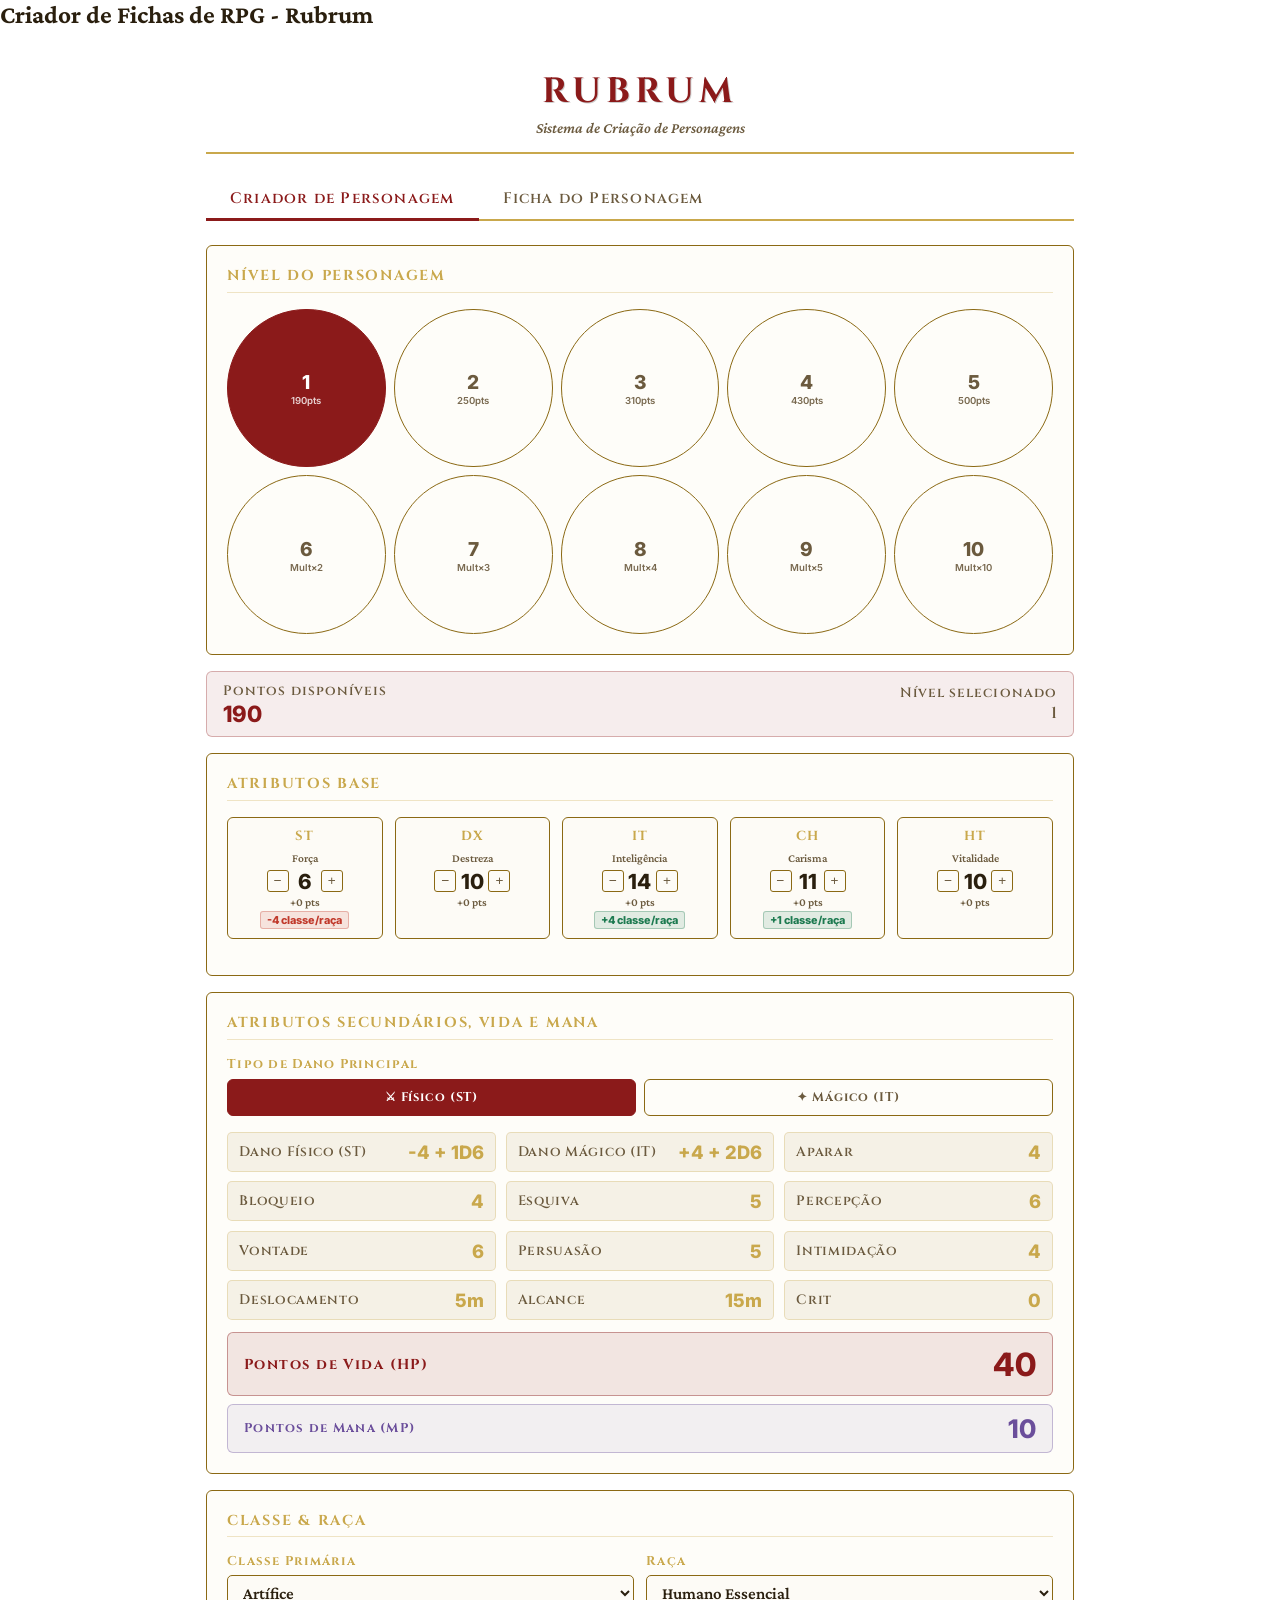
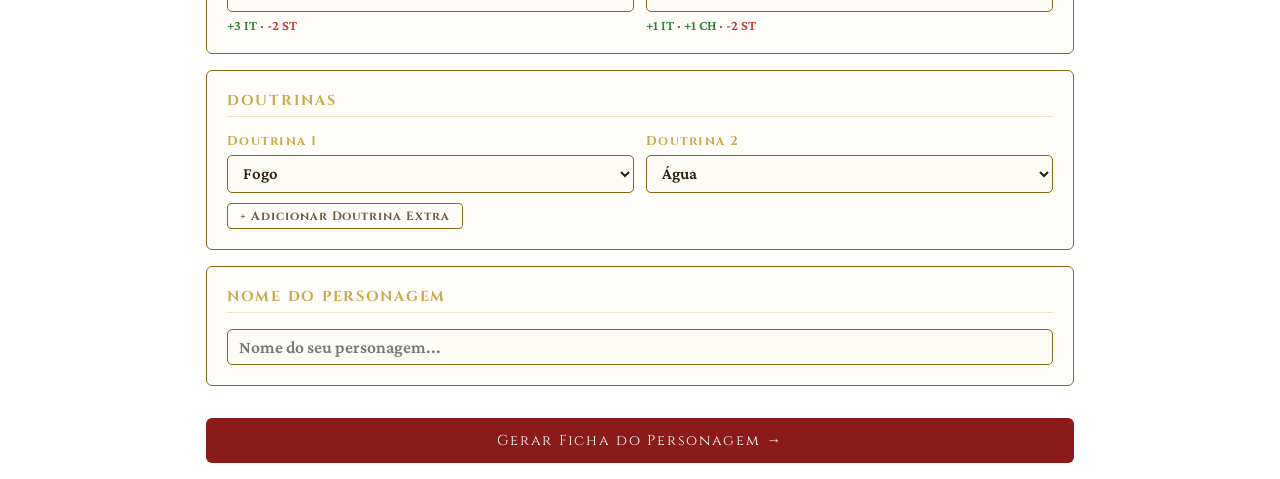
<file: Sheet_Creator/v5/rubrum_sheet_v5.2.html>
<!DOCTYPE html>
<html lang="pt-BR">
<head>
  <meta charset="UTF-8">
  <title>Simulador de Ficha Rubrum — Versão V5.2</title>
  <style>
    @import url('https://fonts.googleapis.com/css2?family=Cinzel:wght@400;500;600;700&family=Crimson+Pro:ital,wght@0,300;0,400;0,600;0,700;1,400;1,600&family=Inter:wght@400;500;600;700;800&display=swap');

    /* Utilitário: todos os números usam Inter */
    .num { font-family: 'Inter', sans-serif !important; }

    * { box-sizing: border-box; margin: 0; padding: 0; }

    :root {
      /* Cores Originais de Rubrum */
      --rubrum-red: #8B1A1A;
      --rubrum-gold: #C9A84C;
      --rubrum-dark: #1a1410;
      --rubrum-parchment: #f5edd8;
      --rubrum-ink: #2a1f0e;
      --rubrum-border: #8B6914;
      --rubrum-muted: #6b5a3e;
      
      /* Cores Exclusivas para a Mana/EP (Lilás e Lavanda) */
      --rubrum-mana: #6B4E9B; 
      --rubrum-mana-dark: #4A3073;
    }

    body { background: transparent; font-family: 'Crimson Pro', Georgia, serif; color: var(--rubrum-ink); font-size: 1.05rem; font-weight: 600; }

    .app { max-width: 900px; margin: 0 auto; padding: 1rem; }

    .header {
      text-align: center;
      padding: 1.5rem 0 1rem;
      border-bottom: 2px solid var(--rubrum-gold);
      margin-bottom: 1.5rem;
    }

    .header h1 {
      font-family: 'Cinzel', serif;
      font-size: 2.2rem;
      color: var(--rubrum-red);
      letter-spacing: 0.15em;
      text-shadow: 1px 1px 0 rgba(0,0,0,0.2);
    }

    .header p {
      font-size: 0.95rem;
      color: var(--rubrum-muted);
      margin-top: 0.25rem;
      font-style: italic;
    }

    .tabs {
      display: flex;
      gap: 0;
      margin-bottom: 1.5rem;
      border-bottom: 2px solid var(--rubrum-gold);
    }

    .tab-btn {
      font-family: 'Cinzel', serif;
      font-size: 0.95rem;
      letter-spacing: 0.08em;
      padding: 0.6rem 1.5rem;
      background: none;
      border: none;
      border-bottom: 3px solid transparent;
      color: var(--rubrum-muted);
      cursor: pointer;
      transition: all 0.2s;
      margin-bottom: -2px;
      font-weight: 600;
    }

    .tab-btn.active {
      color: var(--rubrum-red);
      border-bottom-color: var(--rubrum-red);
    }

    .tab-btn:hover:not(.active) { color: var(--rubrum-gold); }

    .section { display: none; }
    .section.active { display: block; }

    .panel {
      background: rgba(245,237,216,0.15);
      border: 1px solid var(--rubrum-border);
      border-radius: 6px;
      padding: 1.25rem;
      margin-bottom: 1rem;
    }

    .panel-title {
      font-family: 'Cinzel', serif;
      font-size: 0.9rem;
      letter-spacing: 0.12em;
      color: var(--rubrum-gold);
      text-transform: uppercase;
      margin-bottom: 1rem;
      padding-bottom: 0.4rem;
      border-bottom: 1px solid rgba(201,168,76,0.3);
      font-weight: 700;
    }

    .level-grid {
      display: grid;
      grid-template-columns: repeat(5, 1fr);
      gap: 0.5rem;
    }

    @media (max-width: 600px) { .level-grid { grid-template-columns: repeat(5, 1fr); } }

    .level-btn {
      font-family: 'Inter', sans-serif;
      font-size: 1.2rem;
      font-weight: 800;
      width: 100%;
      aspect-ratio: 1;
      border: 1.5px solid var(--rubrum-border);
      background: none;
      color: var(--rubrum-muted);
      border-radius: 50%;
      cursor: pointer;
      transition: all 0.2s;
      display: flex;
      flex-direction: column;
      align-items: center;
      justify-content: center;
      gap: 1px;
    }

    .level-btn .lv-pts { font-size: 0.6rem; font-family: 'Inter', sans-serif; font-weight: 600; color: var(--rubrum-muted); opacity: 0.9; }

    .level-btn.selected {
      background: var(--rubrum-red);
      border-color: var(--rubrum-red);
      color: white;
    }

    .level-btn.selected .lv-pts { color: rgba(255,255,255,0.8); opacity: 1; }
    .level-btn:hover:not(.selected) { border-color: var(--rubrum-gold); color: var(--rubrum-gold); }

    .points-bar {
      display: flex;
      align-items: center;
      justify-content: space-between;
      background: rgba(139,26,26,0.08);
      border: 1px solid rgba(139,26,26,0.3);
      border-radius: 6px;
      padding: 0.6rem 1rem;
      margin-bottom: 1rem;
    }

    .points-label { font-family: 'Cinzel', serif; font-size: 0.85rem; letter-spacing: 0.08em; color: var(--rubrum-muted); font-weight: 600; }
    .points-value { font-family: 'Inter', sans-serif; font-size: 1.4rem; color: var(--rubrum-red); font-weight: 800; }
    .points-value.negative { color: #c0392b; }

    .attrs-grid {
      display: grid;
      grid-template-columns: repeat(5, 1fr);
      gap: 0.75rem;
      margin-bottom: 1rem;
    }

    .attr-box {
      text-align: center;
      border: 1px solid var(--rubrum-border);
      border-radius: 6px;
      padding: 0.6rem 0.4rem;
      background: rgba(245,237,216,0.1);
    }

    .attr-label {
      font-family: 'Cinzel', serif;
      font-size: 0.82rem;
      letter-spacing: 0.1em;
      color: var(--rubrum-gold);
      margin-bottom: 0.4rem;
      display: block;
      font-weight: 700;
    }

    .attr-label-full { font-size: 0.72rem; color: var(--rubrum-muted); display: block; margin-bottom: 0.3rem; font-weight: 600; }

    .attr-controls { display: flex; align-items: center; justify-content: center; gap: 4px; }

    .attr-btn {
      width: 22px; height: 22px;
      border: 1px solid var(--rubrum-border);
      background: none;
      color: var(--rubrum-muted);
      border-radius: 3px;
      cursor: pointer;
      font-size: 0.85rem;
      line-height: 1;
      transition: all 0.15s;
      display: flex; align-items: center; justify-content: center;
    }

    .attr-btn:hover { background: var(--rubrum-gold); color: white; border-color: var(--rubrum-gold); }

    .attr-value {
      font-family: 'Inter', sans-serif;
      font-size: 1.3rem;
      font-weight: 800;
      color: var(--rubrum-ink);
      min-width: 24px;
      text-align: center;
    }

    .attr-cost { font-size: 0.72rem; color: var(--rubrum-muted); margin-top: 2px; display: block; font-weight: 600; }

    /* Seletor de tipo de dano principal (Restaurado do v4) */
    .dano-type-row {
      display: flex;
      gap: 0.5rem;
      margin-bottom: 1rem;
    }

    .dano-type-btn {
      flex: 1;
      font-family: 'Cinzel', serif;
      font-size: 0.78rem;
      letter-spacing: 0.07em;
      padding: 0.55rem 0.5rem;
      border: 1.5px solid var(--rubrum-border);
      background: none;
      color: var(--rubrum-muted);
      border-radius: 6px;
      cursor: pointer;
      transition: all 0.2s;
      text-align: center;
      font-weight: 700;
    }

    .dano-type-btn.selected {
      background: var(--rubrum-red);
      border-color: var(--rubrum-red);
      color: white;
    }

    .dano-type-btn:hover:not(.selected) {
      border-color: var(--rubrum-gold);
      color: var(--rubrum-gold);
    }

    /* Destaque do dano principal na ficha (Restaurado do v4) */
    .stat-row.dano-principal .stat-name {
      color: var(--rubrum-red);
      font-weight: 700;
    }
    .stat-row.dano-principal .stat-val {
      color: var(--rubrum-red);
      font-weight: 800;
    }
    .stat-row.dano-principal::after {
      content: '★';
      font-size: 0.7rem;
      color: var(--rubrum-red);
      margin-left: 6px;
      align-self: center;
    }

    .secondary-grid {
      display: grid;
      grid-template-columns: repeat(3, 1fr);
      gap: 0.6rem;
    }

    .sec-stat {
      background: rgba(139,105,20,0.08);
      border: 1px solid rgba(201,168,76,0.3);
      border-radius: 5px;
      padding: 0.5rem 0.7rem;
      display: flex;
      justify-content: space-between;
      align-items: center;
    }

    .sec-stat-name { font-size: 0.85rem; color: var(--rubrum-muted); font-family: 'Cinzel', serif; letter-spacing: 0.05em; font-weight: 600; }
    .sec-stat-val { font-family: 'Inter', sans-serif; font-size: 1.15rem; color: var(--rubrum-gold); font-weight: 800; }

    /* Barras de Status Vital (HP e MP) */
    .hp-bar {
      background: rgba(139,26,26,0.1);
      border: 1.5px solid rgba(139,26,26,0.4);
      border-radius: 6px;
      padding: 0.7rem 1rem;
      display: flex;
      justify-content: space-between;
      align-items: center;
      margin-top: 0.75rem;
    }
    .hp-label { font-family: 'Cinzel', serif; font-size: 0.9rem; letter-spacing: 0.1em; color: var(--rubrum-red); font-weight: 700; }
    .hp-value { font-family: 'Inter', sans-serif; font-size: 2rem; color: var(--rubrum-red); font-weight: 800; }

    .mp-bar {
      background: rgba(107, 78, 155, 0.08);
      border: 1px solid rgba(107, 78, 155, 0.35);
      border-radius: 6px;
      padding: 0.5rem 1rem; /* Mais fina que a HP */
      display: flex;
      justify-content: space-between;
      align-items: center;
      margin-top: 0.5rem;
    }
    .mp-label { font-family: 'Cinzel', serif; font-size: 0.8rem; letter-spacing: 0.1em; color: var(--rubrum-mana); font-weight: 700; }
    .mp-value { font-family: 'Inter', sans-serif; font-size: 1.6rem; color: var(--rubrum-mana); font-weight: 800; }

    .select-grid { display: grid; grid-template-columns: 1fr 1fr; gap: 0.75rem; }
    .select-full { grid-column: 1/-1; }

    label.field-label {
      font-family: 'Cinzel', serif;
      font-size: 0.8rem;
      letter-spacing: 0.1em;
      color: var(--rubrum-gold);
      display: block;
      margin-bottom: 0.3rem;
      font-weight: 700;
    }

    select, input[type=text], textarea {
      width: 100%;
      background: rgba(245,237,216,0.12);
      border: 1px solid var(--rubrum-border);
      border-radius: 5px;
      color: var(--rubrum-ink);
      font-family: 'Crimson Pro', serif;
      font-size: 1.05rem;
      font-weight: 600;
      padding: 0.45rem 0.7rem;
      outline: none;
      transition: border-color 0.15s;
      appearance: auto;
    }

    select:focus, input[type=text]:focus, textarea:focus { border-color: var(--rubrum-gold); }

    .doctrine-grid { display: grid; grid-template-columns: 1fr 1fr; gap: 0.75rem; }
    .doctrine-select { position: relative; }

    .combined-class {
      text-align: center;
      padding: 0.5rem;
      background: rgba(201,168,76,0.1);
      border: 1px solid rgba(201,168,76,0.4);
      border-radius: 5px;
      margin-top: 0.5rem;
    }

    .combined-class-name { font-family: 'Cinzel', serif; font-size: 1rem; color: var(--rubrum-gold); }
    .bonus-list { font-size: 0.88rem; color: var(--rubrum-muted); margin-top: 0.3rem; font-weight: 600; }
    .bonus-pos { color: #2e7d32; }
    .bonus-neg { color: #c0392b; }

    .generate-btn {
      width: 100%;
      font-family: 'Cinzel', serif;
      font-size: 0.9rem;
      letter-spacing: 0.12em;
      padding: 0.8rem;
      background: var(--rubrum-red);
      color: white;
      border: none;
      border-radius: 6px;
      cursor: pointer;
      transition: all 0.2s;
      margin-top: 1rem;
    }
    .generate-btn:hover { background: #a01f1f; transform: translateY(-1px); }

    /* ======= FICHA ======= */
    .sheet { padding: 0.5rem 0; }

    .sheet-header {
      display: grid;
      grid-template-columns: 1fr 2fr;
      gap: 15px;
      margin-bottom: 1rem;
      border: 1px solid var(--rubrum-border);
      border-radius: 8px;
      padding: 14px;
      background: rgba(201,168,76,0.04);
    }

    .sheet-name-box {
      border: 1px solid var(--rubrum-border);
      border-radius: 6px;
      padding: 10px 14px;
      display: flex;
      flex-direction: column;
      justify-content: center;
      gap: 4px;
    }

    .sheet-name-label { font-family: 'Cinzel', serif; font-size: 0.7rem; letter-spacing: 0.12em; text-transform: uppercase; color: var(--rubrum-muted); font-weight: 700; }
    .sheet-name-input { font-family: 'Cinzel', serif; font-size: 1.3rem; font-weight: 700; background: none; border: none; border-bottom: 1px dashed var(--rubrum-border); color: var(--rubrum-red); outline: none; width: 100%; letter-spacing: 0.06em; padding: 0.1rem 0; }
    .sheet-title-input { font-family: 'Crimson Pro', serif; font-size: 0.85rem; font-style: italic; background: none; border: none; color: var(--rubrum-muted); outline: none; width: 100%; padding: 0; margin-top: 2px; }

    .sheet-meta { display: grid; grid-template-columns: repeat(3, 1fr); gap: 8px; }
    .sheet-meta-item { border: 1px solid rgba(139,105,20,0.4); border-radius: 5px; padding: 6px 10px; background: rgba(245,237,216,0.08); display: flex; flex-direction: column; gap: 2px; font-family: 'Cinzel', serif; font-size: 0.68rem; letter-spacing: 0.1em; text-transform: uppercase; color: var(--rubrum-muted); font-weight: 700; }
    .sheet-meta-item span { font-family: 'Cinzel', serif; font-size: 0.92rem; color: var(--rubrum-gold); font-weight: 700; text-transform: none; letter-spacing: 0.02em; }

    .sheet-grid { display: grid; grid-template-columns: 160px 1fr 1fr; gap: 15px; align-items: start; }
    .stat-row { display: flex; justify-content: space-between; align-items: center; padding: 0.28rem 0; border-bottom: 1px solid rgba(201,168,76,0.12); }
    .stat-row:last-child { border-bottom: none; }
    .stat-name { color: var(--rubrum-muted); font-size: 0.9rem; font-weight: 600; }
    .stat-val  { font-family: 'Inter', sans-serif; color: var(--rubrum-gold); font-weight: 700; font-size: 1rem; }

    .sheet-col-left { display: flex; flex-direction: column; gap: 10px; }
    
    .sheet-panel { border: 1px solid var(--rubrum-border); border-radius: 6px; overflow: hidden; }
    .sheet-panel-title { font-family: 'Cinzel', serif; font-size: 0.75rem; letter-spacing: 0.12em; text-transform: uppercase; color: var(--rubrum-parchment); background: var(--rubrum-red); padding: 5px 10px; text-align: center; font-weight: 700; }
    .sheet-panel-body { padding: 10px 12px; }

    .attr-card { border: 1px solid var(--rubrum-border); border-radius: 8px; text-align: center; padding: 6px 4px; background: rgba(245,237,216,0.07); }
    .attr-card-abbr { font-family: 'Cinzel', serif; font-size: 0.75rem; letter-spacing: 0.1em; color: var(--rubrum-red); text-transform: uppercase; font-weight: 700; }
    .attr-card-val { font-family: 'Inter', sans-serif; font-size: 1.9rem; font-weight: 800; color: var(--rubrum-ink); line-height: 1.1; display: block; }
    .attr-card-name { font-size: 0.68rem; color: var(--rubrum-muted); display: block; margin-top: 1px; font-weight: 600; }

    /* HP Badge na Ficha */
    .hp-sheet { border: 2px solid rgba(139,26,26,0.45); border-radius: 6px; padding: 8px; text-align: center; background: rgba(139,26,26,0.06); }
    .hp-sheet-val { font-family: 'Inter', sans-serif; font-size: 2.3rem; font-weight: 800; color: var(--rubrum-red); line-height: 1; display: block; }
    .hp-sheet-label { font-family: 'Cinzel', serif; font-size: 0.68rem; letter-spacing: 0.1em; text-transform: uppercase; color: var(--rubrum-muted); display: block; margin-top: 3px; font-weight: 700; }

    /* MP Badge na Ficha (Lilás/Lavanda) */
    .mp-sheet { border: 2px solid rgba(107, 78, 155, 0.4); border-radius: 6px; padding: 6px; text-align: center; background: rgba(107, 78, 155, 0.08); margin-top: -2px; }
    .mp-sheet-val { font-family: 'Inter', sans-serif; font-size: 1.8rem; font-weight: 800; color: var(--rubrum-mana); line-height: 1; display: block; }
    .mp-sheet-label { font-family: 'Cinzel', serif; font-size: 0.6rem; letter-spacing: 0.1em; text-transform: uppercase; color: var(--rubrum-muted); display: block; margin-top: 3px; font-weight: 700; }

    .sheet-col-center, .sheet-col-right { display: flex; flex-direction: column; gap: 10px; }

    .weapon-slot { display: flex; align-items: center; gap: 8px; padding: 5px 4px; border-bottom: 1px solid rgba(201,168,76,0.12); }
    .weapon-slot:last-child { border-bottom: none; }
    .weapon-slot-num { font-family: 'Cinzel', serif; font-size: 0.75rem; color: var(--rubrum-muted); min-width: 16px; text-align: center; font-weight: 700; }
    .weapon-slot input { border: none; background: none; flex: 1; font-family: 'Crimson Pro', serif; font-size: 1rem; font-weight: 600; color: var(--rubrum-ink); outline: none; padding: 0; }

    .item-row { display: flex; align-items: center; gap: 6px; padding: 4px 0; border-bottom: 1px solid rgba(201,168,76,0.1); }
    .item-row:last-child { border-bottom: none; }
    .item-row input { flex: 1; border: none; background: none; font-family: 'Crimson Pro', serif; font-size: 1rem; font-weight: 600; color: var(--rubrum-ink); outline: none; padding: 0; }

    .remove-btn { background: none; border: none; color: rgba(139,26,26,0.35); cursor: pointer; font-size: 0.8rem; padding: 0 3px; line-height: 1; transition: color 0.15s; flex-shrink: 0; }
    .remove-btn:hover { color: var(--rubrum-red); }

    .add-btn { font-family: 'Cinzel', serif; font-size: 0.75rem; letter-spacing: 0.08em; padding: 4px 12px; background: none; border: 1px solid var(--rubrum-border); color: var(--rubrum-muted); border-radius: 4px; cursor: pointer; transition: all 0.15s; margin-top: 6px; display: inline-block; font-weight: 700; }
    .add-btn:hover { border-color: var(--rubrum-gold); color: var(--rubrum-gold); }

    .skill-card { border: 1px solid rgba(201,168,76,0.25); border-radius: 5px; padding: 6px 10px; margin-bottom: 5px; display: flex; gap: 6px; align-items: flex-start; }
    .skill-num { font-family: 'Cinzel', serif; font-size: 0.75rem; color: var(--rubrum-muted); min-width: 18px; padding-top: 3px; font-weight: 700; }
    .skill-card textarea { border: none; background: none; flex: 1; font-family: 'Crimson Pro', serif; font-size: 1rem; font-weight: 600; color: var(--rubrum-ink); outline: none; resize: none; padding: 0; min-height: 36px; line-height: 1.4; }

    .empty-notice { text-align: center; padding: 2rem; color: var(--rubrum-muted); font-style: italic; font-size: 1rem; font-weight: 600; }
    .divider { border: none; border-top: 1px solid rgba(201,168,76,0.25); margin: 0.75rem 0; }

    @media print {
      .tabs, .header, .add-btn, .remove-btn, .generate-btn, #tab-creator { display: none !important; }
      #tab-sheet { display: block !important; }
      .section { display: none; }
      .section.active { display: block; }
      body { background: white !important; color: black !important; }
      .app { max-width: 100%; margin: 0; padding: 0; }
      .sheet-panel, .hp-sheet, .mp-sheet, .sheet-header { page-break-inside: avoid; }
      input, textarea, select { border: none !important; background: none !important; padding: 0 !important; }
      .sheet-panel-title { background: #8B1A1A !important; -webkit-print-color-adjust: exact; print-color-adjust: exact; }
    }
  </style>
</head>
<body>
  <h2 class="sr-only">Criador de Fichas de RPG - Rubrum</h2>

  <div class="app">
    <div class="header">
      <h1>RUBRUM</h1>
      <p>Sistema de Criação de Personagens</p>
    </div>

    <div class="tabs">
      <button class="tab-btn active" onclick="showTab('creator')">Criador de Personagem</button>
      <button class="tab-btn" onclick="showTab('sheet')">Ficha do Personagem</button>
    </div>

    <div id="tab-creator" class="section active">

      <div class="panel">
        <div class="panel-title">Nível do Personagem</div>
        <div class="level-grid" id="level-grid"></div>
      </div>

      <div class="points-bar">
        <div>
          <div class="points-label">Pontos disponíveis</div>
          <div class="points-value" id="points-display">190</div>
        </div>
        <div style="text-align:right">
          <div class="points-label">Nível selecionado</div>
          <div style="font-family:'Cinzel',serif;font-size:1rem;color:var(--rubrum-muted)" id="level-display">1</div>
        </div>
      </div>

      <div class="panel">
        <div class="panel-title">Atributos Base</div>
        <div class="attrs-grid" id="attrs-grid"></div>
      </div>

      <div class="panel">
        <div class="panel-title">Atributos Secundários, Vida e Mana</div>

        <label class="field-label" style="margin-bottom:0.4rem;">Tipo de Dano Principal</label>
        <div class="dano-type-row">
          <button class="dano-type-btn selected" id="dano-btn-ST" onclick="selectDanoAttr('ST')">⚔ Físico (ST)</button>
          <button class="dano-type-btn" id="dano-btn-IT" onclick="selectDanoAttr('IT')">✦ Mágico (IT)</button>
        </div>

        <div class="secondary-grid">
          <div class="sec-stat"><span class="sec-stat-name">Dano Físico (ST)</span><span class="sec-stat-val" id="val-dano-fisico">-</span></div>
          <div class="sec-stat"><span class="sec-stat-name">Dano Mágico (IT)</span><span class="sec-stat-val" id="val-dano-magico">-</span></div>
          <div class="sec-stat"><span class="sec-stat-name">Aparar</span><span class="sec-stat-val" id="sec-aparar">5</span></div>
          <div class="sec-stat"><span class="sec-stat-name">Bloqueio</span><span class="sec-stat-val" id="sec-bloqueio">5</span></div>
          <div class="sec-stat"><span class="sec-stat-name">Esquiva</span><span class="sec-stat-val" id="sec-esquiva">5</span></div>
          <div class="sec-stat"><span class="sec-stat-name">Percepção</span><span class="sec-stat-val" id="sec-percepcao">5</span></div>
          <div class="sec-stat"><span class="sec-stat-name">Vontade</span><span class="sec-stat-val" id="sec-vontade">5</span></div>
          <div class="sec-stat"><span class="sec-stat-name">Persuasão</span><span class="sec-stat-val" id="sec-persuasao">5</span></div>
          <div class="sec-stat"><span class="sec-stat-name">Intimidação</span><span class="sec-stat-val" id="sec-intimidacao">5</span></div>
          <div class="sec-stat"><span class="sec-stat-name">Deslocamento</span><span class="sec-stat-val" id="sec-deslocamento">5m</span></div>
          <div class="sec-stat"><span class="sec-stat-name">Alcance</span><span class="sec-stat-val" id="sec-range">15m</span></div>
          <div class="sec-stat"><span class="sec-stat-name">Crit</span><span class="sec-stat-val" id="sec-crit">0</span></div>
        </div>
        
        <div class="hp-bar">
          <span class="hp-label">Pontos de Vida (HP)</span>
          <span class="hp-value" id="hp-display">40</span>
        </div>
        
        <div class="mp-bar">
          <span class="mp-label">Pontos de Mana (MP)</span>
          <span class="mp-value" id="mp-display">10</span>
        </div>
      </div>

      <div class="panel">
        <div class="panel-title">Classe & Raça</div>
        <div class="select-grid">
          <div>
            <label class="field-label">Classe Primária</label>
            <select id="class-primary" onchange="onClassChange()"></select>
            <div id="class-primary-bonus" class="bonus-list"></div>
          </div>
          <div>
            <label class="field-label">Raça</label>
            <select id="race-select" onchange="onRaceChange()"></select>
            <div id="race-bonus" class="bonus-list"></div>
          </div>

          <div id="secondary-class-section" style="display:none" class="select-full">
            <hr class="divider">
            <label class="field-label">Classe Secundária (Nível 5+)</label>
            <select id="class-secondary" onchange="onClassChange()"></select>
            <div id="class-secondary-bonus" class="bonus-list"></div>
            <div id="combined-class-display" class="combined-class" style="display:none">
              <div class="combined-class-name" id="combined-class-name"></div>
              <div style="font-size:0.7rem;color:var(--rubrum-muted);margin-top:2px">Classe Combinada</div>
            </div>
          </div>
        </div>
      </div>

      <div class="panel">
        <div class="panel-title">Doutrinas</div>
        
        <div id="natural-doctrine-section" style="display:none; margin-bottom: 1rem;">
          <label class="field-label" style="color: var(--rubrum-red);">Doutrina Natural</label>
          <div id="natural-doctrine-display" style="font-family: 'Crimson Pro', serif; font-size: 1rem; color: var(--rubrum-ink); background: rgba(139,26,26,0.05); padding: 0.45rem 0.7rem; border: 1px solid rgba(139,26,26,0.3); border-radius: 5px;"></div>
          <hr class="divider">
        </div>

        <div class="doctrine-grid" id="doctrine-container">
          <div>
            <label class="field-label">Doutrina 1</label>
            <select class="doctrine-select" onchange="onDoctrineChange(this)"></select>
          </div>
          <div>
            <label class="field-label">Doutrina 2</label>
            <select class="doctrine-select" onchange="onDoctrineChange(this)"></select>
          </div>
        </div>
        
        <button class="add-btn" style="margin-top: 10px;" onclick="addDoctrineInput()">+ Adicionar Doutrina Extra</button>

        <div id="doctrine-warning" style="font-size:0.78rem;color:#c0392b;margin-top:0.5rem;display:none">
          ⚠ A doutrina "Nulo" deve ser escolhida sozinha.
        </div>
      </div>

      <div class="panel">
        <div class="panel-title">Nome do Personagem</div>
        <input type="text" id="char-name-input" placeholder="Nome do seu personagem..." style="font-size:1.1rem;">
      </div>

      <button class="generate-btn" onclick="generateSheet()">Gerar Ficha do Personagem →</button>
    </div>

    <div id="tab-sheet" class="section">
      <div id="sheet-empty" class="empty-notice">
        Crie seu personagem primeiro na aba "Criador de Personagem".
      </div>

      <div id="sheet-content" style="display:none" class="sheet">

        <div style="display:flex; gap:8px; margin-bottom:0.75rem;">
          <button class="generate-btn" style="flex:1; background:var(--rubrum-dark); font-size: 0.8rem;" onclick="imprimirFicha()">🖨️ Imprimir / PDF</button>
          <button class="generate-btn" style="flex:1; background:var(--rubrum-red); font-size: 0.8rem;" onclick="salvarFichaHTML()">📄 Salvar .HTML</button>
          <button class="generate-btn" style="flex:1; background:#2c3e50; font-size: 0.8rem;" onclick="salvarFichaJSON()">💾 Salvar .JSON</button>
        </div>

        <div class="sheet-header">
          <div class="sheet-name-box">
            <span class="sheet-name-label">Nome do Personagem</span>
            <input class="sheet-name-input" id="sheet-name" type="text" placeholder="Nome do Personagem">
            <input class="sheet-title-input" id="sheet-title" type="text" placeholder="Título / Epíteto...">
          </div>
          <div class="sheet-meta" id="sheet-meta"></div>
        </div>

        <div class="sheet-grid">
          <div class="sheet-col-left">
            <div class="sheet-panel">
              <div class="sheet-panel-title">Atributos</div>
              <div class="sheet-panel-body" style="display:flex; flex-direction:column; gap:6px;">
                <div id="sheet-attrs"></div>
              </div>
            </div>
            <div class="hp-sheet">
              <span class="hp-sheet-val" id="sheet-hp">—</span>
              <span class="hp-sheet-label">Pontos de Vida</span>
            </div>
            <div class="mp-sheet">
              <span class="mp-sheet-val" id="sheet-mp">—</span>
              <span class="hp-sheet-label">Pontos de Mana</span>
            </div>
          </div>

          <div class="sheet-col-center">
            <div class="sheet-panel">
              <div class="sheet-panel-title">Atributos Secundários</div>
              <div class="sheet-panel-body">
                <div id="sheet-secondary"></div>
              </div>
            </div>
            <div class="sheet-panel">
              <div class="sheet-panel-title">Armas Equipadas</div>
              <div class="sheet-panel-body">
                <div id="weapon-slots"></div>
              </div>
            </div>
          </div>

          <div class="sheet-col-right">
            <div class="sheet-panel">
              <div class="sheet-panel-title">Mochila / Itens</div>
              <div class="sheet-panel-body">
                <div id="item-list"></div>
                <button class="add-btn" onclick="addItem()">+ Adicionar Item</button>
              </div>
            </div>
            <div class="sheet-panel">
              <div class="sheet-panel-title" style="display:flex; justify-content:space-between; align-items:center; padding-right:10px;">
                <span>Habilidades</span>
                <button class="add-btn" style="margin-top:0;" onclick="addSkill()">+ Habilidade</button>
              </div>
              <div class="sheet-panel-body">
                <div id="skill-list"></div>
              </div>
            </div>
          </div>
        </div>
      </div>
    </div>
  </div>

<script>
  const LEVELS = [
  { pts: 190, hp: 4, label: '190pts', info: '2 Hab · HP×4' },
  { pts: 250, hp: 4, label: '250pts', info: '1 Hab · HP×4' },
  { pts: 310, hp: 5, label: '310pts', info: '1 Hab · HP×5' },
  { pts: 430, hp: 7, label: '430pts', info: '1 Hab · HP×7' },
  { pts: 500, hp: 10, label: '500pts', info: '2 Hab · HP×10' },
  { pts: 500, hp: 30, label: 'Mult×2', info: 'HP×30' },
  { pts: 500, hp: 50, label: 'Mult×3', info: 'HP×50' },
  { pts: 500, hp: 100, label: 'Mult×4', info: '1 Hab · HP×100' },
  { pts: 500, hp: 150, label: 'Mult×5', info: 'HP×150' },
  { pts: 500, hp: 200, label: 'Mult×10', info: 'Sup · HP×200' },
];

const LEVEL_NAMES = {
  1: "Herói Bronze", 2: "Herói Prata", 3: "Herói Ouro", 4: "Campeão", 5: "Mestre",
  6: "Conquistador", 7: "Dominador", 8: "Soberano", 9: "Grão-Mestre", 10: "Lenda"
};

const SKILLS_BY_LEVEL = [2,3,4,5,6,6,6,7,7,8];
const ATTR_COST = { 1:-80,2:-70,3:-60,4:-50,5:-40,6:-30,7:-20,8:-15,9:-10,10:0,11:10,12:20,13:30,14:45,15:60,16:80,17:100,18:125,19:150,20:175 };
const ATTRS = ['ST','DX','IT','CH','HT'];
const ATTR_NAMES = { ST:'Força', DX:'Destreza', IT:'Inteligência', CH:'Carisma', HT:'Vitalidade' };

const CLASSES = ['Artífice','Artista Marcial','Atirador','Domador','Espadachim','Ladrão','Mágico','Mestre de Armas','Palavro','Sobrevivente','Trovador','Xamã'];

const CLASS_BONUS = {
  'Artífice': { mods: { IT:3, ST:-2 }, extra: {} },
  'Artista Marcial': { mods: { DX:1, IT:-1 }, extra: { esquiva:1 } },
  'Atirador': { mods: { DX:2, ST:-1 }, extra: { range:'x2' } },
  'Domador': { mods: { DX:2, HT:-1 }, extra: {} },
  'Espadachim': { mods: { DX:1, ST:1, HT:-1 }, extra: { crit:2 } },
  'Ladrão': { mods: { DX:2, HT:-1 }, extra: { esquiva:1 } },
  'Mágico': { mods: { IT:3, ST:-2 }, extra: {} },
  'Mestre de Armas': { mods: { ST:1, DX:-1 }, extra: { bloqueio:2 } },
  'Palavro': { mods: { IT:2, DX:-1 }, extra: {} },
  'Sobrevivente': { mods: { HT:-1 }, extra: { esquiva:3 } },
  'Trovador': { mods: { IT:1, CH:1, ST:-1 }, extra: {} },
  'Xamã': { mods: { IT:1, HT:1, DX:-1 }, extra: {} },
};

const RACES = ['Anjo','Anticorpo','Astraniano','Biliano','Celta','Cósmico','Escamoflora','Fízio','Flamestríaco','Furtivo','Gotho','Humano Essencial','Humano Resgatado','Humano Vita','Montanhoso','Ogro','Ogro Transmorfo','Star','Tamoriano','Teraníaco','Zequiniano'];

const RACE_BONUS = {
  'Anjo': { mods: { DX:1, HT:1, ST:-1, CH:-1 }, extra: {} },
  'Anticorpo': { mods: { ST:1, IT:1 , HT:-2 }, extra: {} },
  'Astraniano': { mods: { ST:1, IT:1, DX:-1, CH:-1 }, extra: {} },
  'Biliano': { mods: { IT:1, HT:1, ST:-1, DX:-1 }, extra: {} },
  'Celta': { mods: { IT:2, HT:1, ST:-2, CH:-1 }, extra: {} },
  'Cósmico': { mods: { IT:1, HT:1, ST:-1, DX:-1 }, extra: {} },
  'Escamoflora': { mods: { DX:2, IT:1, ST:-2, CH:-1 }, extra: {} },
  'Fízio': { mods: { DX:1, HT:2, IT:-1, CH:-2 }, extra: {} },
  'Flamestríaco': { mods: { ST:1, HT:1, DX:-1, CH:-1 }, extra: {} },
  'Furtivo': { mods: { DX:2, CH:1, ST:-2, HT:-1 }, extra: {} },
  'Gotho': { mods: { ST:2, HT:1, DX:-1, CH:-2 }, extra: {} },
  'Humano Essencial': { mods: { IT:1, CH:1, ST:-2 }, extra: {} },
  'Humano Resgatado': { mods: { ST:1, HT:1, DX:-1, CH:-1 }, extra: {} },
  'Humano Vita': { mods: { IT:2, DX:-1, HT:-1 }, extra: {} },
  'Montanhoso': { mods: { ST:1, HT:1, DX:-1, IT:-1 }, extra: {} },
  'Ogro': { mods: { HT:1, CH:1, DX:-2 }, extra: {} },
  'Ogro Transmorfo': { mods: { ST:1, DX:1, HT:1, CH:-3 }, extra: {} },
  'Star': { mods: { ST:1, DX:1, HT:1, IT:-2, CH:-1 }, extra: {} },
  'Tamoriano': { mods: { IT:2, HT:1, ST:-1, DX:-2 }, extra: {} },
  'Teraníaco': { mods: { ST:1, HT:1, DX:-1, IT:-1 }, extra: {} },
  'Zequiniano': { mods: { DX:1, CH:1, ST:-1, HT:-1 }, extra: {} }
};

const DOCTRINES_ALL = ['Absorver','Água','Amor','Animalismo','Artes','Barreira','Borracha','Clarividência','Clima','Devorar','Diamante','Dividir','Eletricidade','Espelhos','Explosão','Fogo','Gelo','Gosma','Gravidade','Intangibilidade','Invisibilidade','Karma','Luz','Magia Arcana','Magma','Magnetismo','Manipulação','Manipulação de Espaços','Manipulação de Formas','Manipulação de Tamanhos','Manipulação de Temperatura (Calor)','Materializar','Metal','Micro Dimensões','Multiplicar','Nulo','Planta','Poder Criador','Profano','Radiação','Sangue','Som','Sonho','Sorte','Super Força','Super Inteligência','Super Sentidos','Super Velocidade','Tectonismo','Telecinese','Teleporte','Tempo','Terra','Trevas','Transmutação','Vácuo','Veneno','Vento'];

const RACE_NATURAL_DOCTRINE = {
  'Biliano': 'Água', 'Escamoflora': 'Planta', 'Fízio': 'Profano', 'Flamestríaco': 'Fogo',
  'Gotho': 'Super Sentidos', 'Star': 'Star', 'Teraníaco': 'Gelo', 'Zequiniano': 'Zequiniano'
};

const COMBINATIONS = {
  'Artífice+Artista Marcial':'Monge Alquímico','Artífice+Atirador':'Bombardeiro','Artífice+Domador':'Artesão Feroz','Artífice+Espadachim':'Lâmina Química','Artífice+Ladrão':'Sabotador Mecânico','Artífice+Mágico':'Engenheiro Arcano','Artífice+Mestre de Armas':'Armeiro Supremo','Artífice+Palavro':'Inventor Orador','Artífice+Sobrevivente':'Inventor Arisco','Artífice+Trovador':'Artista Engenhoso','Artífice+Xamã':'Tecelão Espiritual',
  'Artista Marcial+Atirador':'Punho-bala','Artista Marcial+Domador':'Pata-veloz','Artista Marcial+Espadachim':'Lâmina Monge','Artista Marcial+Ladrão':'Punho Sombrio','Artista Marcial+Mágico':'Monge Arcano','Artista Marcial+Mestre de Armas':'Grão Combatente','Artista Marcial+Palavro':'Monge Lírico','Artista Marcial+Sobrevivente':'Punho Selvagem','Artista Marcial+Trovador':'Dançarino de Combate','Artista Marcial+Xamã':'Punho Espiritual',
  'Atirador+Domador':'Caçador','Atirador+Espadachim':'Duelista','Atirador+Ladrão':'Trapaceiro Distante','Atirador+Mágico':'Arqueiro Mágico','Atirador+Mestre de Armas':'Atirador Supremo','Atirador+Palavro':'Sentinela','Atirador+Sobrevivente':'Rastreador','Atirador+Trovador':'Pólvora Sônica','Atirador+Xamã':'Arqueiro Espiritual',
  'Domador+Espadachim':'Presa Afiada','Domador+Ladrão':'Predador Silencioso','Domador+Mágico':'Invocador Bestial','Domador+Mestre de Armas':'Mestre das Feras','Domador+Palavro':'Sábio Bestial','Domador+Sobrevivente':'Ranger','Domador+Trovador':'Voz das Feras','Domador+Xamã':'Guardião das Feras',
  'Espadachim+Ladrão':'Corte Sombrio','Espadachim+Mágico':'Lâmina Arcana','Espadachim+Mestre de Armas':'General da Lâmina','Espadachim+Palavro':'Campeão Lírico','Espadachim+Sobrevivente':'Espada Errante','Espadachim+Trovador':'Voz da Espada','Espadachim+Xamã':'Lâmina Espiritual',
  'Ladrão+Mágico':'Trapaceiro Arcano','Ladrão+Mestre de Armas':'Assassino Supremo','Ladrão+Palavro':'Sussurrador Profano','Ladrão+Sobrevivente':'Rastejador','Ladrão+Trovador':'Voz da Trapaça','Ladrão+Xamã':'Andarilho das Sombras',
  'Mágico+Mestre de Armas':'Mago Bélico','Mágico+Palavro':'Escriba Arcano','Mágico+Sobrevivente':'Errante Arcano','Mágico+Trovador':'Encantador Arcano','Mágico+Xamã':'Oráculo Primordial',
  'Mestre de Armas+Palavro':'Comandante Sábio','Mestre de Armas+Sobrevivente':'Veterano de Guerra','Mestre de Armas+Trovador':'General Sonoro','Mestre de Armas+Xamã':'Campeão dos Espíritos',
  'Palavro+Sobrevivente':'Pregador Errante','Palavro+Trovador':'Arauto Inspirador','Palavro+Xamã':'Voz Ancestral',
  'Sobrevivente+Trovador':'Andarilho Cantante','Sobrevivente+Xamã':'Guardião Ancestral',
  'Trovador+Xamã':'Cantor Espiritual',
  'Artífice+Artífice':'Arquiteto Supremo','Artista Marcial+Artista Marcial':'Grão Monge','Atirador+Atirador':'Franco-Atirador','Domador+Domador':'Soberano das Feras','Espadachim+Espadachim':'Mestre da Lâmina','Ladrão+Ladrão':'Senhor das Sombras','Mágico+Mágico':'Arquimago','Mestre de Armas+Mestre de Armas':'Senhor da Guerra','Palavro+Palavro':'Voz Absoluta','Sobrevivente+Sobrevivente':'Indomável','Trovador+Trovador':'Bardo','Xamã+Xamã':'Espírito Ancestral'
};

let state = {
  level: 1, attrs: { ST:10, DX:10, IT:10, HT:10, CH:10 }, danoAttr: 'ST',
  classPrimary: 'Artífice', classSecondary: 'Artífice', race: 'Humano Essencial',
  doctrine1: 'Fogo', doctrine2: 'Água', charName: '',
};

function getBasePoints(level) { return LEVELS[level-1].pts; }
function attrCostSum() { return ATTRS.reduce((s, a) => s + (ATTR_COST[state.attrs[a]] || 0), 0); }
function remainingPoints() { return getBasePoints(state.level) - attrCostSum(); }

function getEffectiveAttrs() {
  const base = { ...state.attrs };
  const applyBonus = (key, bonusDict) => {
    if (!bonusDict[key]) return;
    const { mods } = bonusDict[key];
    for (const k in mods) if (ATTRS.includes(k)) base[k] = (base[k]||10) + mods[k];
  };
  applyBonus(state.classPrimary, CLASS_BONUS);
  if (state.level >= 5) applyBonus(state.classSecondary, CLASS_BONUS);
  applyBonus(state.race, RACE_BONUS); 
  return base;
}

function getExtraStats() {
  let esquivaBonus = 0, bloqueioBonus = 0, critBonus = 0, rangeDouble = false;
  const applyExtra = (key, bonusDict) => {
    if (!bonusDict[key]) return;
    const { extra } = bonusDict[key];
    if (extra.esquiva) esquivaBonus += extra.esquiva;
    if (extra.bloqueio) bloqueioBonus += extra.bloqueio;
    if (extra.crit) critBonus += extra.crit;
    if (extra.range === 'x2') rangeDouble = true;
  };
  applyExtra(state.classPrimary, CLASS_BONUS);
  if (state.level >= 5) applyExtra(state.classSecondary, CLASS_BONUS);
  applyExtra(state.race, RACE_BONUS); 
  return { esquivaBonus, bloqueioBonus, critBonus, rangeDouble };
}

function calcSecondary(eff, extra) {
  const aparar = Math.round((eff.ST + eff.DX) / 4);
  const esquiva = Math.round(eff.DX / 2) + extra.esquivaBonus;
  const bloqueio = Math.round((eff.ST + eff.HT) / 4) + extra.bloqueioBonus;
  const percepcao = Math.round((eff.IT + eff.DX) / 4);
  const vontade = Math.round((eff.IT + eff.CH) / 4);
  const persuasao = Math.round((eff.CH + eff.DX) / 4);
  const intimidacao = Math.round((eff.ST + eff.CH) / 4);
  const deslocamento = esquiva;
  let range = deslocamento * 3;
  if (extra.rangeDouble) range *= 2;
  const crit = extra.critBonus;
  const hpMult = LEVELS[state.level-1].hp;
  const hp = eff.HT * hpMult;
  const mp = eff.HT; 
  return { aparar, esquiva, bloqueio, percepcao, vontade, persuasao, intimidacao, deslocamento, range, crit, hp, mp };
}

const DAMAGE_MULT = [1,1,1,1,1,2,3,4,5,10];
function getDamageMult() { return DAMAGE_MULT[state.level - 1] || 1; }

function getBaseDiceCount(val) {
  if (val <= 4) return 0;
  if (val >= 5 && val <= 9) return 1;
  if (val >= 10 && val <= 14) return 2;
  if (val >= 15 && val <= 19) return 3;
  return 4;
}

function getScaledDamage(val) {
  if (val <= 4) return "0 (Incapaz)";

  let dice = "2D6";
  if (val >= 5 && val <= 9) dice = "1D6";
  else if (val >= 10 && val <= 14) dice = "2D6";
  else if (val >= 15 && val <= 19) dice = "3D6";
  else if (val >= 20) dice = "4D6";

  const base = val - 10;
  const mult = getDamageMult();
  const sign = base >= 0 ? '+' : '';

  if (mult === 1) return `${sign}${base} + ${dice}`;
  else return `${sign}${base} + ${dice} (×${mult})`;
}

/* Função restaurada do v4 para alternar dinamicamente o dano principal */
function selectDanoAttr(attr) {
  state.danoAttr = attr;
  document.getElementById('dano-btn-ST').className = 'dano-type-btn' + (attr === 'ST' ? ' selected' : '');
  document.getElementById('dano-btn-IT').className = 'dano-type-btn' + (attr === 'IT' ? ' selected' : '');
  recalcSecondary();
}

function recalcSecondary() {
  const eff = getEffectiveAttrs();
  const extra = getExtraStats();
  const sec = calcSecondary(eff, extra);

  document.getElementById('sec-aparar').textContent = sec.aparar;
  document.getElementById('sec-esquiva').textContent = sec.esquiva;
  document.getElementById('sec-bloqueio').textContent = sec.bloqueio;
  document.getElementById('sec-percepcao').textContent = sec.percepcao;
  document.getElementById('sec-vontade').textContent = sec.vontade;
  document.getElementById('sec-persuasao').textContent = sec.persuasao;
  document.getElementById('sec-intimidacao').textContent = sec.intimidacao;
  document.getElementById('sec-deslocamento').textContent = sec.deslocamento + 'm';
  document.getElementById('sec-range').textContent = sec.range + 'm';
  document.getElementById('sec-crit').textContent = sec.crit;
  document.getElementById('hp-display').textContent = sec.hp;
  document.getElementById('mp-display').textContent = sec.mp;

  document.getElementById('val-dano-fisico').textContent = getScaledDamage(eff.ST);
  document.getElementById('val-dano-magico').textContent = getScaledDamage(eff.IT);

  updatePointsDisplay();
  updateAttrDisplay();
}

function updatePointsDisplay() {
  const rem = remainingPoints();
  const el = document.getElementById('points-display');
  el.textContent = rem;
  el.className = 'points-value' + (rem < 0 ? ' negative' : '');
}

function updateAttrDisplay() {
  const eff = getEffectiveAttrs();
  ATTRS.forEach(a => {
    const base = state.attrs[a];
    const effV = eff[a];
    const diff = effV - base;
    const cost = ATTR_COST[base];

    const costEl = document.getElementById('attr-cost-' + a);
    if (costEl) costEl.textContent = cost >= 0 ? '+' + cost + ' pts' : cost + ' pts';

    const valEl = document.getElementById('attr-val-' + a);
    if (valEl) valEl.textContent = effV;

    const tagEl = document.getElementById('attr-bonus-' + a);
    if (tagEl) {
      if (diff !== 0) {
        const sign = diff > 0 ? '+' : '';
        tagEl.textContent = `${sign}${diff} classe/raça`;
        tagEl.style.display = 'inline-block';
        tagEl.style.background = diff > 0 ? 'rgba(29,122,80,0.12)' : 'rgba(192,57,43,0.12)';
        tagEl.style.color = diff > 0 ? '#1D7A50' : '#c0392b';
        tagEl.style.border = `1px solid ${diff > 0 ? 'rgba(29,122,80,0.3)' : 'rgba(192,57,43,0.3)'}`;
      } else {
        tagEl.style.display = 'none';
      }
    }
  });
}

function buildLevelGrid() {
  const grid = document.getElementById('level-grid');
  grid.innerHTML = '';
  for (let i = 1; i <= 10; i++) {
    const btn = document.createElement('button');
    btn.className = 'level-btn' + (i === state.level ? ' selected' : '');
    btn.innerHTML = i + '<span class="lv-pts">' + LEVELS[i-1].label + '</span>';
    btn.onclick = () => selectLevel(i);
    grid.appendChild(btn);
  }
}

function selectLevel(lv) {
  state.level = lv;
  document.getElementById('level-display').textContent = lv;
  buildLevelGrid();
  const secSection = document.getElementById('secondary-class-section');
  secSection.style.display = lv >= 5 ? 'block' : 'none';
  recalcSecondary();
  onClassChange();
}

function buildAttrsGrid() {
  const grid = document.getElementById('attrs-grid');
  grid.innerHTML = '';
  ATTRS.forEach(a => {
    const box = document.createElement('div');
    box.className = 'attr-box';
    box.innerHTML = `
      <span class="attr-label">${a}</span>
      <span class="attr-label-full">${ATTR_NAMES[a]}</span>
      <div class="attr-controls">
        <button class="attr-btn" onclick="changeAttr('${a}',-1)">−</button>
        <span class="attr-value" id="attr-val-${a}">${state.attrs[a]}</span>
        <button class="attr-btn" onclick="changeAttr('${a}',1)">+</button>
      </div>
      <span class="attr-cost" id="attr-cost-${a}">0 pts</span>
      <span class="attr-bonus-tag" id="attr-bonus-${a}" style="display:none;font-family:'Inter',sans-serif;font-size:0.68rem;font-weight:800;margin-top:3px;border-radius:3px;padding:1px 6px"></span>
    `;
    grid.appendChild(box);
  });
}

function changeAttr(attr, delta) {
  const newVal = state.attrs[attr] + delta;
  if (newVal < 1 || newVal > 20) return;
  const newCost = ATTR_COST[newVal] - ATTR_COST[state.attrs[attr]];
  if (newCost > 0 && remainingPoints() < newCost) return;
  state.attrs[attr] = newVal;
  recalcSecondary();
}

function buildClassSelects() {
  const p = document.getElementById('class-primary');
  const s = document.getElementById('class-secondary');
  p.innerHTML = ''; s.innerHTML = '';
  CLASSES.forEach(c => {
    p.innerHTML += `<option value="${c}">${c}</option>`;
    s.innerHTML += `<option value="${c}">${c}</option>`;
  });
  p.value = state.classPrimary;
  s.value = state.classSecondary;
}

function buildRaceSelect() {
  const r = document.getElementById('race-select');
  r.innerHTML = '';
  RACES.forEach(race => r.innerHTML += `<option value="${race}">${race}</option>`);
  r.value = state.race;
}

function bonusText(key, bonusDict) {
  if (!bonusDict[key]) return '';
  const { mods, extra } = bonusDict[key];
  let parts = [];
  for (const k in mods) parts.push(`<span class="${mods[k]>0?'bonus-pos':'bonus-neg'}">${mods[k]>0?'+':''}${mods[k]} ${k}</span>`);
  for (const k in extra) {
    if (extra[k] === 'x2') parts.push(`<span class="bonus-pos">Range ×2</span>`);
    else parts.push(`<span class="bonus-pos">+${extra[k]} ${k}</span>`);
  }
  return parts.join(' · ');
}

function onClassChange() {
  state.classPrimary = document.getElementById('class-primary').value;
  state.classSecondary = document.getElementById('class-secondary').value;
  document.getElementById('class-primary-bonus').innerHTML = bonusText(state.classPrimary, CLASS_BONUS);

  if (state.level >= 5) {
    document.getElementById('class-secondary-bonus').innerHTML = bonusText(state.classSecondary, CLASS_BONUS);
    const key1 = state.classPrimary + '+' + state.classSecondary;
    const key2 = state.classSecondary + '+' + state.classPrimary;
    const combined = COMBINATIONS[key1] || COMBINATIONS[key2] || null;
    const disp = document.getElementById('combined-class-display');
    if (combined) {
      document.getElementById('combined-class-name').textContent = combined;
      disp.style.display = 'block';
    } else {
      disp.style.display = 'none';
    }
  }
  
  updateAllDoctrineSelects(); 
  recalcSecondary();
}

function onRaceChange() {
  state.race = document.getElementById('race-select').value;
  document.getElementById('race-bonus').innerHTML = bonusText(state.race, RACE_BONUS);
  
  const natural = RACE_NATURAL_DOCTRINE[state.race];
  const natSection = document.getElementById('natural-doctrine-section');
  if (natural) {
    document.getElementById('natural-doctrine-display').textContent = natural;
    natSection.style.display = 'block';
  } else {
    natSection.style.display = 'none';
  }
  
  updateAllDoctrineSelects(); 
  recalcSecondary();
}

function getAvailableDoctrines() {
  let available = [...DOCTRINES_ALL];
  const natural = RACE_NATURAL_DOCTRINE[state.race];
  if (natural) available = available.filter(d => d !== natural);

  const isMagico = state.classPrimary === 'Mágico' || (state.level >= 5 && state.classSecondary === 'Mágico');
  if (!isMagico) available = available.filter(d => d !== 'Magia Arcana');

  return available;
}

function populateDoctrineSelect(selectElement, currentValue) {
  const available = getAvailableDoctrines();
  selectElement.innerHTML = '';
  
  available.forEach(d => {
    const opt = document.createElement('option');
    opt.value = d;
    opt.textContent = d;
    selectElement.appendChild(opt);
  });
  
  if (currentValue && available.includes(currentValue)) {
    selectElement.value = currentValue;
  } else {
    const firstValid = available.find(d => d !== 'Nulo');
    selectElement.value = firstValid || 'Nulo'; 
  }
}

function updateAllDoctrineSelects() {
  const selects = document.querySelectorAll('.doctrine-select');
  selects.forEach(sel => populateDoctrineSelect(sel, sel.value));
  onDoctrineChange();
}

function buildDoctrineSelects() {
  const selects = document.querySelectorAll('.doctrine-select');
  selects.forEach((sel, index) => {
    const defaultVal = index === 0 ? 'Fogo' : 'Água';
    populateDoctrineSelect(sel, defaultVal);
  });
}

function addDoctrineInput() {
  const container = document.getElementById('doctrine-container');
  const count = container.querySelectorAll('.doctrine-select').length + 1;
  const div = document.createElement('div');
  
  div.innerHTML = `
    <label class="field-label" style="display:flex; justify-content:space-between;">
      Doutrina ${count} 
      <span style="color:var(--rubrum-red); cursor:pointer;" onclick="this.parentElement.parentElement.remove(); onDoctrineChange();">×</span>
    </label>
    <select class="doctrine-select" onchange="onDoctrineChange(this)"></select>
  `;
  container.appendChild(div);
  
  const selectNode = div.querySelector('select');
  populateDoctrineSelect(selectNode, null); 
  onDoctrineChange(selectNode);
}

function onDoctrineChange(changedElement) {
  const selects = document.querySelectorAll('.doctrine-select');
  const warn = document.getElementById('doctrine-warning');
  
  if (changedElement) {
    if (changedElement.value === 'Nulo') {
      selects.forEach(sel => sel.value = 'Nulo');
      warn.style.display = 'block';
    } else {
      const available = getAvailableDoctrines();
      const defaultDoc = available.find(d => d !== 'Nulo') || 'Nulo';
      
      selects.forEach(sel => {
        if (sel !== changedElement && sel.value === 'Nulo') {
          sel.value = defaultDoc;
        }
      });
      warn.style.display = 'none';
    }
  } else {
    let hasNulo = false;
    selects.forEach(sel => { if (sel.value === 'Nulo') hasNulo = true; });

    if (hasNulo) {
      selects.forEach(sel => sel.value = 'Nulo');
      warn.style.display = 'block';
    } else {
      warn.style.display = 'none';
    }
  }
}

function generateSheet() {
  const rem = remainingPoints();
  if (rem < 0) { alert('Você gastou mais pontos do que possui! Redistribua seus atributos.'); return; }

  const name = document.getElementById('char-name-input').value || 'Sem nome';
  const race = document.getElementById('race-select').value;
  const classPrimary = document.getElementById('class-primary').value;
  const classSecondary = state.level >= 5 ? document.getElementById('class-secondary').value : null;
  const selects = document.querySelectorAll('.doctrine-select');
  let doctrinesHTML = '';
  
  const natural = RACE_NATURAL_DOCTRINE[state.race];
  if (natural) {
    doctrinesHTML += `<div class="sheet-meta-item">Doutrina Natural <span style="color:var(--rubrum-red)">${natural}</span></div>`;
  }

  selects.forEach((sel, index) => {
    doctrinesHTML += `<div class="sheet-meta-item">Doutrina <span>${sel.value}</span></div>`;
  });

  const key1 = classPrimary + '+' + classSecondary;
  const key2 = classSecondary + '+' + classPrimary;
  const combinedClass = classSecondary ? (COMBINATIONS[key1] || COMBINATIONS[key2] || classPrimary + ' / ' + classSecondary) : classPrimary;

  const eff = getEffectiveAttrs();
  const extra = getExtraStats();
  const sec = calcSecondary(eff, extra);

  document.getElementById('sheet-name').value = name;
  document.getElementById('sheet-title').value = '';

  const meta = document.getElementById('sheet-meta');
  meta.innerHTML = `
    <div class="sheet-meta-item">Nível <span>${state.level} (${LEVEL_NAMES[state.level]})</span></div>
    <div class="sheet-meta-item">Raça <span>${race}</span></div>
    <div class="sheet-meta-item">Classe <span>${combinedClass}</span></div>
    ${doctrinesHTML}
  `;

  const attrsEl = document.getElementById('sheet-attrs');
  attrsEl.innerHTML = ATTRS.map(a =>
    `<div class="attr-card">
      <span class="attr-card-abbr">${a}</span>
      <span class="attr-card-val">${eff[a]}</span>
      <span class="attr-card-name">${ATTR_NAMES[a]}</span>
    </div>`
  ).join('') +
  /* Injeção visual do destaque de Dano Principal restaurado com sucesso do v4 */
  `<div class="stat-row ${state.danoAttr === 'ST' ? 'dano-principal' : ''}" style="margin-top:8px; padding-top:6px; border-top:1px solid rgba(201,168,76,0.2); display:flex; align-items:center;">
    <span class="stat-name">Dano Físico${state.danoAttr === 'ST' ? ' (Principal)' : ''}</span><span class="stat-val">${getScaledDamage(eff.ST)}</span>
  </div>
  <div class="stat-row ${state.danoAttr === 'IT' ? 'dano-principal' : ''}" style="display:flex; align-items:center;">
    <span class="stat-name">Dano Mágico${state.danoAttr === 'IT' ? ' (Principal)' : ''}</span><span class="stat-val">${getScaledDamage(eff.IT)}</span>
  </div>`;

  const secEl = document.getElementById('sheet-secondary');
  secEl.innerHTML = [
    ['Aparar', sec.aparar],
    ['Bloqueio', sec.bloqueio],
    ['Esquiva', sec.esquiva],
    ['Percepção', sec.percepcao],
    ['Vontade', sec.vontade],
    ['Persuasão', sec.persuasao],
    ['Intimidação', sec.intimidacao],
    ['Deslocamento', sec.deslocamento + 'm'],
    ['Alcance', sec.range + 'm'],
    ['Crit', sec.crit],
  ].map(([n,v]) => `<div class="stat-row"><span class="stat-name">${n}</span><span class="stat-val">${v}</span></div>`).join('');

  document.getElementById('sheet-hp').textContent = sec.hp;
  document.getElementById('sheet-mp').textContent = sec.mp;

  const weaponSlots = document.getElementById('weapon-slots');
  const maxWeapons = classPrimary === 'Mestre de Armas' || classSecondary === 'Mestre de Armas' ? 6 : 4;
  weaponSlots.innerHTML = '';
  for (let i = 1; i <= maxWeapons; i++) {
    const slot = document.createElement('div');
    slot.className = 'weapon-slot';
    slot.innerHTML = `<span class="weapon-slot-num">${i}</span><input type="text" placeholder="Arma ${i}...">`;
    weaponSlots.appendChild(slot);
  }

  const itemList = document.getElementById('item-list');
  itemList.innerHTML = '';
  addItem();

  const skillList = document.getElementById('skill-list');
  skillList.innerHTML = '';
  const numSkills = SKILLS_BY_LEVEL[state.level - 1];
  for (let i = 1; i <= numSkills; i++) addSkill(i === numSkills && state.level === 10 ? '★ Habilidade Suprema' : '');

  document.getElementById('sheet-empty').style.display = 'none';
  document.getElementById('sheet-content').style.display = 'block';
  showTab('sheet');
}

function addItem() {
  const list = document.getElementById('item-list');
  const row = document.createElement('div');
  row.className = 'item-row';
  row.innerHTML = `<i class="ti ti-package" aria-hidden="true" style="font-size:14px;color:var(--rubrum-muted);flex-shrink:0"></i><input type="text" placeholder="Item..."><button class="remove-btn" onclick="this.parentElement.remove()">×</button>`;
  list.appendChild(row);
}

let skillCount = 0;
function addSkill(placeholder) {
  skillCount++;
  const list = document.getElementById('skill-list');
  const card = document.createElement('div');
  card.className = 'skill-card';
  card.style.flexDirection = 'column';
  card.style.gap = '6px';
  card.innerHTML = `
    <div style="display:flex;align-items:center;gap:6px;width:100%;">
      <span class="skill-num">${skillCount}</span>
      <textarea rows="2" placeholder="${placeholder || 'Descreva a habilidade...'}" 
        oninput="this.style.height='auto';this.style.height=this.scrollHeight+'px'"
        style="flex:1;border:none;background:none;font-family:'Crimson Pro',serif;font-size:1rem;font-weight:600;color:var(--rubrum-ink);outline:none;resize:none;padding:0;min-height:36px;line-height:1.4"></textarea>
      <button class="remove-btn" onclick="this.closest('.skill-card').remove()" style="flex-shrink:0;align-self:flex-start">×</button>
    </div>
    <div style="display:flex;gap:8px;padding-left:24px;">
      <div style="display:flex;align-items:center;gap:5px;background:rgba(107, 78, 155, 0.08);border:1px solid rgba(107, 78, 155, 0.2);border-radius:4px;padding:3px 8px;">
        <label style="font-family:'Cinzel',serif;font-size:0.6rem;letter-spacing:.08em;color:var(--rubrum-mana);font-weight:700;white-space:nowrap">CUSTO MP</label>
        <input type="number" min="0" max="99" placeholder="0" 
          style="width:36px;border:none;background:none;font-family:'Inter',sans-serif;font-size:0.9rem;font-weight:800;color:var(--rubrum-mana);outline:none;padding:0;text-align:center">
      </div>
      <div style="display:flex;align-items:center;gap:5px;background:rgba(139,26,26,0.08);border:1px solid rgba(139,26,26,0.2);border-radius:4px;padding:3px 8px;">
        <label style="font-family:'Cinzel',serif;font-size:0.6rem;letter-spacing:.08em;color:var(--rubrum-red);font-weight:700;white-space:nowrap">DANO</label>
        <input type="text" placeholder="ex: +5 + 2D6" 
          style="width:90px;border:none;background:none;font-family:'Inter',sans-serif;font-size:0.82rem;font-weight:700;color:var(--rubrum-red);outline:none;padding:0">
      </div>
    </div>
  `;
  list.appendChild(card);
}

function showTab(id) {
  document.querySelectorAll('.section').forEach(s => s.classList.remove('active'));
  document.querySelectorAll('.tab-btn').forEach(b => b.classList.remove('active'));
  document.getElementById('tab-' + id).classList.add('active');
  const idx = id === 'creator' ? 0 : 1;
  document.querySelectorAll('.tab-btn')[idx].classList.add('active');
}

function imprimirFicha() {
  window.print();
}

function coletarFichaData() {
  const eff = getEffectiveAttrs();
  const extra = getExtraStats();
  const sec = calcSecondary(eff, extra);
  const classPrimary = document.getElementById('class-primary').value;
  const classSecondary = state.level >= 5 ? document.getElementById('class-secondary').value : null;
  const key1 = classPrimary + '+' + classSecondary;
  const key2 = classSecondary + '+' + classPrimary;
  const combinedClass = classSecondary ? (COMBINATIONS[key1] || COMBINATIONS[key2] || classPrimary + ' / ' + classSecondary) : classPrimary;
  
  const mult = getDamageMult();
  const danoBase = eff[state.danoAttr] - 10;
  const baseDiceCount = getBaseDiceCount(eff[state.danoAttr]);
  
  return {
    _rubrum_ficha: true,
    identidade: {
      nome: document.getElementById('sheet-name')?.value || document.getElementById('char-name-input')?.value || 'Sem nome',
      titulo: document.getElementById('sheet-title')?.value || ''
    },
    progresso: {
      nivel: state.level,
      nomNivel: LEVEL_NAMES ? LEVEL_NAMES[state.level] : String(state.level),
      classePrimary: classPrimary,
      classeSecundaria: classSecondary,
      classeCompleta: combinedClass,
      raca: state.race
    },
    atributosBase: { ...eff },
    atributosSecundarios: {
      esquiva: sec.esquiva,
      bloqueio: sec.bloqueio,
      percepcao: sec.percepcao,
      vontade: sec.vontade,
      persuasao: sec.persuasao,
      deslocamento: sec.deslocamento,
      range: sec.range,
      crit: sec.crit || 0
    },
    /* Lógica de salvamento unificada e corrigida para exportar o atributo e o nome exato selecionado */
    tipoDanoPrincipal: { attr: state.danoAttr, nome: state.danoAttr === 'ST' ? 'Físico' : 'Mágico' },
    combate: {
      hp: sec.hp,
      mana: sec.mp,
      danoBase: danoBase,
      damageMult: mult,
      diceCount: baseDiceCount * mult, 
      danoAttr: state.danoAttr,
      danoFisico: getScaledDamage(eff.ST),
      danoMagico: getScaledDamage(eff.IT)
    },
    doutrinas: Array.from(document.querySelectorAll('.doctrine-select')).map(sel => sel.value),
    doutrinaNatural: RACE_NATURAL_DOCTRINE[state.race] || null,
    habilidades: Array.from(document.querySelectorAll('#skill-list .skill-card')).map(card => {
      const desc = card.querySelector('textarea')?.value?.trim() || '';
      const inputs = card.querySelectorAll('input[type=number], input[type=text]');
      const custo = inputs[0]?.value?.trim() || '0';
      const dano  = inputs[1]?.value?.trim() || '';
      return { desc, custo: parseInt(custo)||0, dano };
    }).filter(h => h.desc),
    armas: Array.from(document.querySelectorAll('#weapon-slots input')).map(el => el.value).filter(v => v.trim()),
    inventario: Array.from(document.querySelectorAll('#item-list input')).map(el => el.value).filter(v => v.trim())
  };
}

function salvarFichaJSON() {
  const fichaData = coletarFichaData();
  const nome = fichaData.identidade.nome || "personagem";
  const blob = new Blob([JSON.stringify(fichaData, null, 2)], { type: 'application/json' });
  const url = URL.createObjectURL(blob);
  const link = document.createElement('a');
  
  link.href = url;
  link.download = nome.replace(/\s+/g, '_') + "_rubrum.json";
  link.click();
  URL.revokeObjectURL(url);
}

function salvarFichaHTML() {
  const ficha = coletarFichaData();
  const nome = ficha.identidade.nome || 'personagem';
  const htmlContent = `<!DOCTYPE html>
<html lang="pt-BR">
<head>
<meta charset="UTF-8">
<title>Ficha — ${nome} | Rubrum</title>
<script>
const RUBRUM_FICHA = ${JSON.stringify(ficha, null, 2)};
<\/script>
</head>
<body style="font-family:sans-serif;background:#f5edd8;padding:2rem;color:#2a1f0e">
<h1 style="font-family:Georgia,serif;color:#8B1A1A;margin-bottom:0.5rem">${nome}</h1>
<p style="color:#6b5a3e;margin-bottom:1.5rem">${ficha.identidade.titulo || ''} · Nível ${ficha.progresso.nivel} · ${ficha.progresso.classeCompleta} · ${ficha.progresso.raca}</p>
<p style="background:#fff3;border:1px solid #C9A84C;border-radius:6px;padding:0.75rem 1rem;color:#6b5a3e;font-size:0.9rem">
  ✦ Importe este arquivo no <strong>Simulador de Batalha Rubrum</strong> para jogar.
</p>
<pre style="font-size:11px;margin-top:1.5rem;background:#fff8ee;padding:1rem;border-radius:6px;border:1px solid #C9A84C;overflow:auto">${JSON.stringify(ficha, null, 2)}</pre>
</body>
</html>`;
  const blob = new Blob([htmlContent], { type: 'text/html' });
  const url = URL.createObjectURL(blob);
  const link = document.createElement('a');
  link.href = url;
  link.download = nome.replace(/\s+/g, '_') + '_rubrum.html';
  link.click();
  URL.revokeObjectURL(url);
}

buildLevelGrid();
buildAttrsGrid();
buildClassSelects();
buildRaceSelect();
buildDoctrineSelects();
recalcSecondary();
onClassChange();
onRaceChange();
</script>
</body>
</html>
</file>
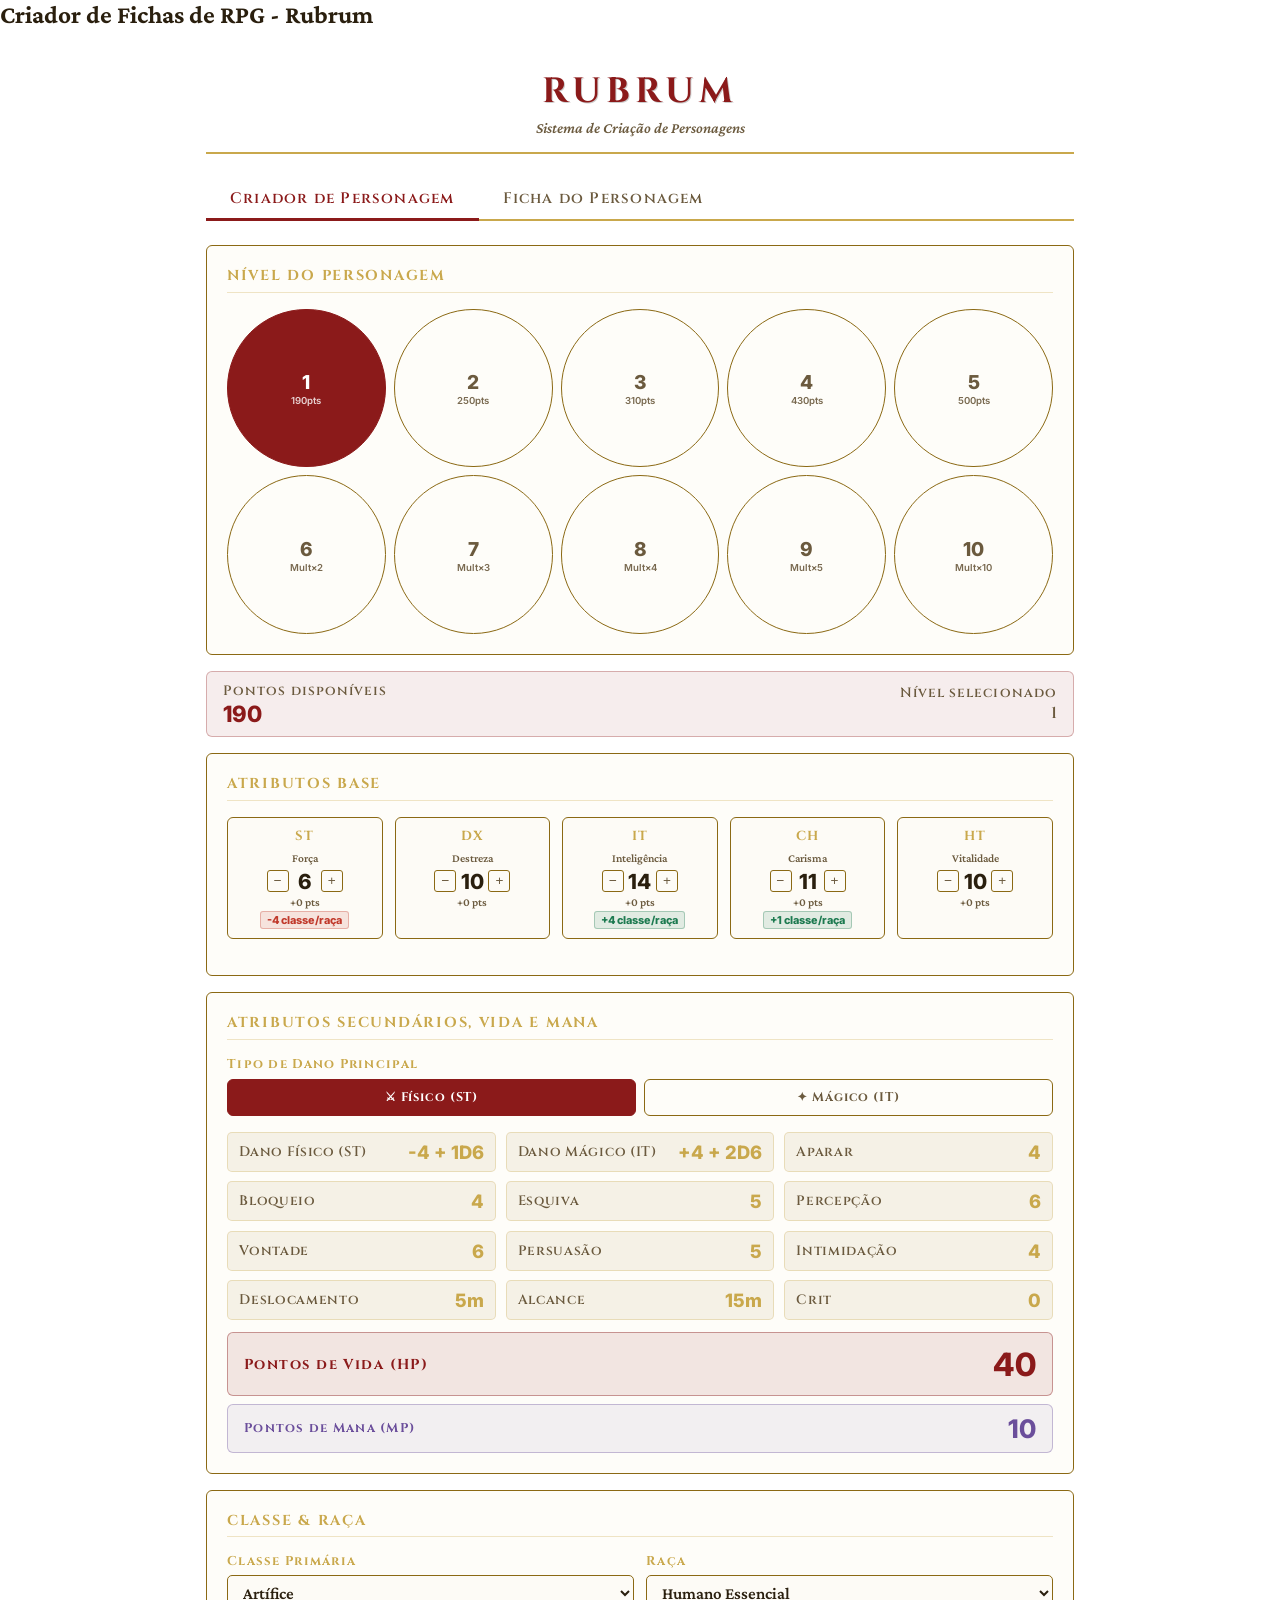
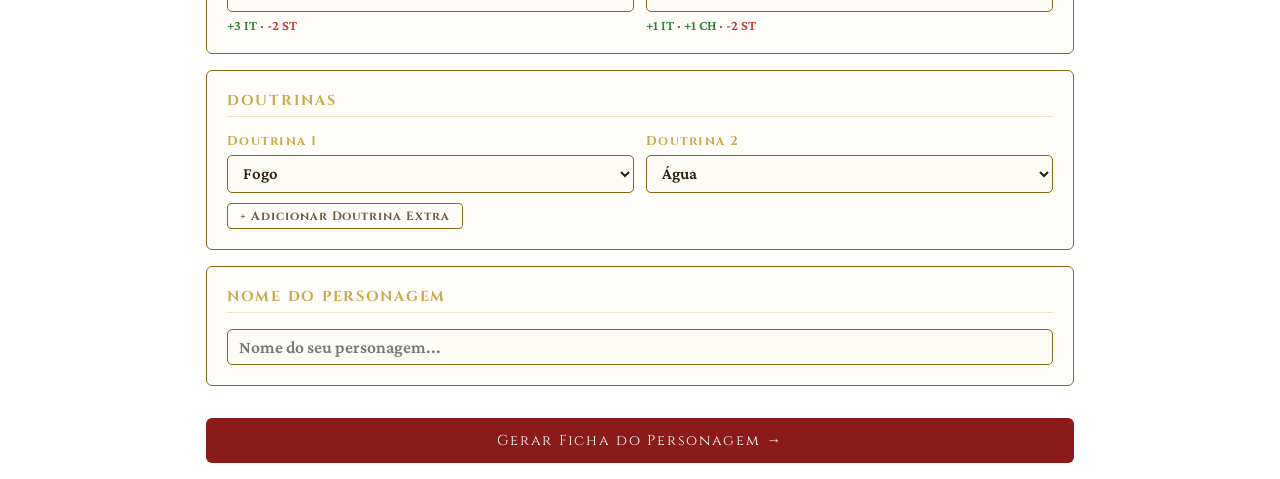
<file: Sheet_Creator/v5/rubrum_sheet_v5.3.1.html>
<!DOCTYPE html>
<html lang="pt-BR">
<head>
  <meta charset="UTF-8">
  <title>Simulador de Ficha Rubrum — Versão V5.3.1</title>
  <style>
    @import url('https://fonts.googleapis.com/css2?family=Cinzel:wght@400;500;600;700&family=Crimson+Pro:ital,wght@0,300;0,400;0,600;0,700;1,400;1,600&family=Inter:wght@400;500;600;700;800&display=swap');

    /* Utilitário: todos os números usam Inter */
    .num { font-family: 'Inter', sans-serif !important; }

    * { box-sizing: border-box; margin: 0; padding: 0; }

    :root {
      /* Cores Originais de Rubrum */
      --rubrum-red: #8B1A1A;
      --rubrum-gold: #C9A84C;
      --rubrum-dark: #1a1410;
      --rubrum-parchment: #f5edd8;
      --rubrum-ink: #2a1f0e;
      --rubrum-border: #8B6914;
      --rubrum-muted: #6b5a3e;
      
      /* Cores Exclusivas para a Mana/EP (Lilás e Lavanda) */
      --rubrum-mana: #6B4E9B; 
      --rubrum-mana-dark: #4A3073;
    }

    body { background: transparent; font-family: 'Crimson Pro', Georgia, serif; color: var(--rubrum-ink); font-size: 1.05rem; font-weight: 600; }

    .app { max-width: 900px; margin: 0 auto; padding: 1rem; }

    .header {
      text-align: center;
      padding: 1.5rem 0 1rem;
      border-bottom: 2px solid var(--rubrum-gold);
      margin-bottom: 1.5rem;
    }

    .header h1 {
      font-family: 'Cinzel', serif;
      font-size: 2.2rem;
      color: var(--rubrum-red);
      letter-spacing: 0.15em;
      text-shadow: 1px 1px 0 rgba(0,0,0,0.2);
    }

    .header p {
      font-size: 0.95rem;
      color: var(--rubrum-muted);
      margin-top: 0.25rem;
      font-style: italic;
    }

    .tabs {
      display: flex;
      gap: 0;
      margin-bottom: 1.5rem;
      border-bottom: 2px solid var(--rubrum-gold);
    }

    .tab-btn {
      font-family: 'Cinzel', serif;
      font-size: 0.95rem;
      letter-spacing: 0.08em;
      padding: 0.6rem 1.5rem;
      background: none;
      border: none;
      border-bottom: 3px solid transparent;
      color: var(--rubrum-muted);
      cursor: pointer;
      transition: all 0.2s;
      margin-bottom: -2px;
      font-weight: 600;
    }

    .tab-btn.active {
      color: var(--rubrum-red);
      border-bottom-color: var(--rubrum-red);
    }

    .tab-btn:hover:not(.active) { color: var(--rubrum-gold); }

    .section { display: none; }
    .section.active { display: block; }

    .panel {
      background: rgba(245,237,216,0.15);
      border: 1px solid var(--rubrum-border);
      border-radius: 6px;
      padding: 1.25rem;
      margin-bottom: 1rem;
    }

    .panel-title {
      font-family: 'Cinzel', serif;
      font-size: 0.9rem;
      letter-spacing: 0.12em;
      color: var(--rubrum-gold);
      text-transform: uppercase;
      margin-bottom: 1rem;
      padding-bottom: 0.4rem;
      border-bottom: 1px solid rgba(201,168,76,0.3);
      font-weight: 700;
    }

    .level-grid {
      display: grid;
      grid-template-columns: repeat(5, 1fr);
      gap: 0.5rem;
    }

    @media (max-width: 600px) { .level-grid { grid-template-columns: repeat(5, 1fr); } }

    .level-btn {
      font-family: 'Inter', sans-serif;
      font-size: 1.2rem;
      font-weight: 800;
      width: 100%;
      aspect-ratio: 1;
      border: 1.5px solid var(--rubrum-border);
      background: none;
      color: var(--rubrum-muted);
      border-radius: 50%;
      cursor: pointer;
      transition: all 0.2s;
      display: flex;
      flex-direction: column;
      align-items: center;
      justify-content: center;
      gap: 1px;
    }

    .level-btn .lv-pts { font-size: 0.6rem; font-family: 'Inter', sans-serif; font-weight: 600; color: var(--rubrum-muted); opacity: 0.9; }

    .level-btn.selected {
      background: var(--rubrum-red);
      border-color: var(--rubrum-red);
      color: white;
    }

    .level-btn.selected .lv-pts { color: rgba(255,255,255,0.8); opacity: 1; }
    .level-btn:hover:not(.selected) { border-color: var(--rubrum-gold); color: var(--rubrum-gold); }

    .points-bar {
      display: flex;
      align-items: center;
      justify-content: space-between;
      background: rgba(139,26,26,0.08);
      border: 1px solid rgba(139,26,26,0.3);
      border-radius: 6px;
      padding: 0.6rem 1rem;
      margin-bottom: 1rem;
    }

    .points-label { font-family: 'Cinzel', serif; font-size: 0.85rem; letter-spacing: 0.08em; color: var(--rubrum-muted); font-weight: 600; }
    .points-value { font-family: 'Inter', sans-serif; font-size: 1.4rem; color: var(--rubrum-red); font-weight: 800; }
    .points-value.negative { color: #c0392b; }

    .attrs-grid {
      display: grid;
      grid-template-columns: repeat(5, 1fr);
      gap: 0.75rem;
      margin-bottom: 1rem;
    }

    .attr-box {
      text-align: center;
      border: 1px solid var(--rubrum-border);
      border-radius: 6px;
      padding: 0.6rem 0.4rem;
      background: rgba(245,237,216,0.1);
    }

    .attr-label {
      font-family: 'Cinzel', serif;
      font-size: 0.82rem;
      letter-spacing: 0.1em;
      color: var(--rubrum-gold);
      margin-bottom: 0.4rem;
      display: block;
      font-weight: 700;
    }

    .attr-label-full { font-size: 0.72rem; color: var(--rubrum-muted); display: block; margin-bottom: 0.3rem; font-weight: 600; }

    .attr-controls { display: flex; align-items: center; justify-content: center; gap: 4px; }

    .attr-btn {
      width: 22px; height: 22px;
      border: 1px solid var(--rubrum-border);
      background: none;
      color: var(--rubrum-muted);
      border-radius: 3px;
      cursor: pointer;
      font-size: 0.85rem;
      line-height: 1;
      transition: all 0.15s;
      display: flex; align-items: center; justify-content: center;
    }

    .attr-btn:hover { background: var(--rubrum-gold); color: white; border-color: var(--rubrum-gold); }

    .attr-value {
      font-family: 'Inter', sans-serif;
      font-size: 1.3rem;
      font-weight: 800;
      color: var(--rubrum-ink);
      min-width: 24px;
      text-align: center;
    }

    .attr-cost { font-size: 0.72rem; color: var(--rubrum-muted); margin-top: 2px; display: block; font-weight: 600; }

    /* Seletor de tipo de dano principal */
    .dano-type-row {
      display: flex;
      gap: 0.5rem;
      margin-bottom: 1rem;
    }

    .dano-type-btn {
      flex: 1;
      font-family: 'Cinzel', serif;
      font-size: 0.78rem;
      letter-spacing: 0.07em;
      padding: 0.55rem 0.5rem;
      border: 1.5px solid var(--rubrum-border);
      background: none;
      color: var(--rubrum-muted);
      border-radius: 6px;
      cursor: pointer;
      transition: all 0.2s;
      text-align: center;
      font-weight: 700;
    }

    .dano-type-btn.selected {
      background: var(--rubrum-red);
      border-color: var(--rubrum-red);
      color: white;
    }

    .dano-type-btn:hover:not(.selected) {
      border-color: var(--rubrum-gold);
      color: var(--rubrum-gold);
    }

    /* Destaque do dano principal na ficha */
    .stat-row.dano-principal .stat-name {
      color: var(--rubrum-red);
      font-weight: 700;
    }
    .stat-row.dano-principal .stat-val {
      color: var(--rubrum-red);
      font-weight: 800;
    }
    .stat-row.dano-principal::after {
      content: '★';
      font-size: 0.7rem;
      color: var(--rubrum-red);
      margin-left: 6px;
      align-self: center;
    }

    .secondary-grid {
      display: grid;
      grid-template-columns: repeat(3, 1fr);
      gap: 0.6rem;
    }

    .sec-stat {
      background: rgba(139,105,20,0.08);
      border: 1px solid rgba(201,168,76,0.3);
      border-radius: 5px;
      padding: 0.5rem 0.7rem;
      display: flex;
      justify-content: space-between;
      align-items: center;
    }

    .sec-stat-name { font-size: 0.85rem; color: var(--rubrum-muted); font-family: 'Cinzel', serif; letter-spacing: 0.05em; font-weight: 600; }
    .sec-stat-val { font-family: 'Inter', sans-serif; font-size: 1.15rem; color: var(--rubrum-gold); font-weight: 800; }

    /* Barras de Status Vital (HP e MP) */
    .hp-bar {
      background: rgba(139,26,26,0.1);
      border: 1.5px solid rgba(139,26,26,0.4);
      border-radius: 6px;
      padding: 0.7rem 1rem;
      display: flex;
      justify-content: space-between;
      align-items: center;
      margin-top: 0.75rem;
    }
    .hp-label { font-family: 'Cinzel', serif; font-size: 0.9rem; letter-spacing: 0.1em; color: var(--rubrum-red); font-weight: 700; }
    .hp-value { font-family: 'Inter', sans-serif; font-size: 2rem; color: var(--rubrum-red); font-weight: 800; }

    .mp-bar {
      background: rgba(107, 78, 155, 0.08);
      border: 1px solid rgba(107, 78, 155, 0.35);
      border-radius: 6px;
      padding: 0.5rem 1rem; /* Mais fina que a HP */
      display: flex;
      justify-content: space-between;
      align-items: center;
      margin-top: 0.5rem;
    }
    .mp-label { font-family: 'Cinzel', serif; font-size: 0.8rem; letter-spacing: 0.1em; color: var(--rubrum-mana); font-weight: 700; }
    .mp-value { font-family: 'Inter', sans-serif; font-size: 1.6rem; color: var(--rubrum-mana); font-weight: 800; }

    .select-grid { display: grid; grid-template-columns: 1fr 1fr; gap: 0.75rem; }
    .select-full { grid-column: 1/-1; }

    label.field-label {
      font-family: 'Cinzel', serif;
      font-size: 0.8rem;
      letter-spacing: 0.1em;
      color: var(--rubrum-gold);
      display: block;
      margin-bottom: 0.3rem;
      font-weight: 700;
    }

    select, input[type=text], textarea {
      width: 100%;
      background: rgba(245,237,216,0.12);
      border: 1px solid var(--rubrum-border);
      border-radius: 5px;
      color: var(--rubrum-ink);
      font-family: 'Crimson Pro', serif;
      font-size: 1.05rem;
      font-weight: 600;
      padding: 0.45rem 0.7rem;
      outline: none;
      transition: border-color 0.15s;
      appearance: auto;
    }

    select:focus, input[type=text]:focus, textarea:focus { border-color: var(--rubrum-gold); }

    .doctrine-grid { display: grid; grid-template-columns: 1fr 1fr; gap: 0.75rem; }
    .doctrine-select { position: relative; }

    .combined-class {
      text-align: center;
      padding: 0.5rem;
      background: rgba(201,168,76,0.1);
      border: 1px solid rgba(201,168,76,0.4);
      border-radius: 5px;
      margin-top: 0.5rem;
    }

    .combined-class-name { font-family: 'Cinzel', serif; font-size: 1rem; color: var(--rubrum-gold); }
    .bonus-list { font-size: 0.88rem; color: var(--rubrum-muted); margin-top: 0.3rem; font-weight: 600; }
    .bonus-pos { color: #2e7d32; }
    .bonus-neg { color: #c0392b; }

    .generate-btn {
      width: 100%;
      font-family: 'Cinzel', serif;
      font-size: 0.9rem;
      letter-spacing: 0.12em;
      padding: 0.8rem;
      background: var(--rubrum-red);
      color: white;
      border: none;
      border-radius: 6px;
      cursor: pointer;
      transition: all 0.2s;
      margin-top: 1rem;
    }
    .generate-btn:hover { background: #a01f1f; transform: translateY(-1px); }

    /* ======= FICHA ======= */
    .sheet { padding: 0.5rem 0; }

    .sheet-header {
      display: grid;
      grid-template-columns: 1fr 2fr;
      gap: 15px;
      margin-bottom: 1rem;
      border: 1px solid var(--rubrum-border);
      border-radius: 8px;
      padding: 14px;
      background: rgba(201,168,76,0.04);
    }

    .sheet-name-box {
      border: 1px solid var(--rubrum-border);
      border-radius: 6px;
      padding: 10px 14px;
      display: flex;
      flex-direction: column;
      justify-content: center;
      gap: 4px;
    }

    .sheet-name-label { font-family: 'Cinzel', serif; font-size: 0.7rem; letter-spacing: 0.12em; text-transform: uppercase; color: var(--rubrum-muted); font-weight: 700; }
    .sheet-name-input { font-family: 'Cinzel', serif; font-size: 1.3rem; font-weight: 700; background: none; border: none; border-bottom: 1px dashed var(--rubrum-border); color: var(--rubrum-red); outline: none; width: 100%; letter-spacing: 0.06em; padding: 0.1rem 0; }
    .sheet-title-input { font-family: 'Crimson Pro', serif; font-size: 0.85rem; font-style: italic; background: none; border: none; color: var(--rubrum-muted); outline: none; width: 100%; padding: 0; margin-top: 2px; }

    .sheet-meta { display: grid; grid-template-columns: repeat(3, 1fr); gap: 8px; }
    .sheet-meta-item { border: 1px solid rgba(139,105,20,0.4); border-radius: 5px; padding: 6px 10px; background: rgba(245,237,216,0.08); display: flex; flex-direction: column; gap: 2px; font-family: 'Cinzel', serif; font-size: 0.68rem; letter-spacing: 0.1em; text-transform: uppercase; color: var(--rubrum-muted); font-weight: 700; }
    .sheet-meta-item span { font-family: 'Cinzel', serif; font-size: 0.92rem; color: var(--rubrum-gold); font-weight: 700; text-transform: none; letter-spacing: 0.02em; }

    .sheet-grid { display: grid; grid-template-columns: 160px 1fr 1fr; gap: 15px; align-items: start; }
    .stat-row { display: flex; justify-content: space-between; align-items: center; padding: 0.28rem 0; border-bottom: 1px solid rgba(201,168,76,0.12); }
    .stat-row:last-child { border-bottom: none; }
    .stat-name { color: var(--rubrum-muted); font-size: 0.9rem; font-weight: 600; }
    .stat-val  { font-family: 'Inter', sans-serif; color: var(--rubrum-gold); font-weight: 700; font-size: 1rem; }

    .sheet-col-left { display: flex; flex-direction: column; gap: 10px; }
    
    .sheet-panel { border: 1px solid var(--rubrum-border); border-radius: 6px; overflow: hidden; }
    .sheet-panel-title { font-family: 'Cinzel', serif; font-size: 0.75rem; letter-spacing: 0.12em; text-transform: uppercase; color: var(--rubrum-parchment); background: var(--rubrum-red); padding: 5px 10px; text-align: center; font-weight: 700; }
    .sheet-panel-body { padding: 10px 12px; }

    .attr-card { border: 1px solid var(--rubrum-border); border-radius: 8px; text-align: center; padding: 6px 4px; background: rgba(245,237,216,0.07); }
    .attr-card-abbr { font-family: 'Cinzel', serif; font-size: 0.75rem; letter-spacing: 0.1em; color: var(--rubrum-red); text-transform: uppercase; font-weight: 700; }
    .attr-card-val { font-family: 'Inter', sans-serif; font-size: 1.9rem; font-weight: 800; color: var(--rubrum-ink); line-height: 1.1; display: block; }
    .attr-card-name { font-size: 0.68rem; color: var(--rubrum-muted); display: block; margin-top: 1px; font-weight: 600; }

    /* HP Badge na Ficha */
    .hp-sheet { border: 2px solid rgba(139,26,26,0.45); border-radius: 6px; padding: 8px; text-align: center; background: rgba(139,26,26,0.06); }
    .hp-sheet-val { font-family: 'Inter', sans-serif; font-size: 2.3rem; font-weight: 800; color: var(--rubrum-red); line-height: 1; display: block; }
    .hp-sheet-label { font-family: 'Cinzel', serif; font-size: 0.68rem; letter-spacing: 0.1em; text-transform: uppercase; color: var(--rubrum-muted); display: block; margin-top: 3px; font-weight: 700; }

    /* MP Badge na Ficha (Lilás/Lavanda) */
    .mp-sheet { border: 2px solid rgba(107, 78, 155, 0.4); border-radius: 6px; padding: 6px; text-align: center; background: rgba(107, 78, 155, 0.08); margin-top: -2px; }
    .mp-sheet-val { font-family: 'Inter', sans-serif; font-size: 1.8rem; font-weight: 800; color: var(--rubrum-mana); line-height: 1; display: block; }
    .mp-sheet-label { font-family: 'Cinzel', serif; font-size: 0.6rem; letter-spacing: 0.1em; text-transform: uppercase; color: var(--rubrum-muted); display: block; margin-top: 3px; font-weight: 700; }

    .sheet-col-center, .sheet-col-right { display: flex; flex-direction: column; gap: 10px; }

    .weapon-card { border: 1px solid rgba(201,168,76,0.25); border-radius: 5px; padding: 6px 10px; margin-bottom: 5px; display: flex; flex-direction: column; gap: 6px; }
    .weapon-slot-num { font-family: 'Cinzel', serif; font-size: 0.75rem; color: var(--rubrum-muted); min-width: 16px; text-align: center; font-weight: 700; }
    .weapon-card input { border: none; background: none; font-family: 'Crimson Pro', serif; font-size: 1rem; font-weight: 600; color: var(--rubrum-ink); outline: none; padding: 0; }

    .item-row { display: flex; align-items: center; gap: 6px; padding: 4px 0; border-bottom: 1px solid rgba(201,168,76,0.1); }
    .item-row:last-child { border-bottom: none; }
    .item-row input { flex: 1; border: none; background: none; font-family: 'Crimson Pro', serif; font-size: 1rem; font-weight: 600; color: var(--rubrum-ink); outline: none; padding: 0; }

    .remove-btn { background: none; border: none; color: rgba(139,26,26,0.35); cursor: pointer; font-size: 0.8rem; padding: 0 3px; line-height: 1; transition: color 0.15s; flex-shrink: 0; }
    .remove-btn:hover { color: var(--rubrum-red); }

    .add-btn { font-family: 'Cinzel', serif; font-size: 0.75rem; letter-spacing: 0.08em; padding: 4px 12px; background: none; border: 1px solid var(--rubrum-border); color: var(--rubrum-muted); border-radius: 4px; cursor: pointer; transition: all 0.15s; margin-top: 6px; display: inline-block; font-weight: 700; }
    .add-btn:hover { border-color: var(--rubrum-gold); color: var(--rubrum-gold); }

    .skill-card { border: 1px solid rgba(201,168,76,0.25); border-radius: 5px; padding: 6px 10px; margin-bottom: 5px; display: flex; gap: 6px; align-items: flex-start; }
    .skill-num { font-family: 'Cinzel', serif; font-size: 0.75rem; color: var(--rubrum-muted); min-width: 18px; padding-top: 3px; font-weight: 700; }
    .skill-card textarea { border: none; background: none; flex: 1; font-family: 'Crimson Pro', serif; font-size: 1rem; font-weight: 600; color: var(--rubrum-ink); outline: none; resize: none; padding: 0; min-height: 36px; line-height: 1.4; }

    .empty-notice { text-align: center; padding: 2rem; color: var(--rubrum-muted); font-style: italic; font-size: 1rem; font-weight: 600; }
    .divider { border: none; border-top: 1px solid rgba(201,168,76,0.25); margin: 0.75rem 0; }

    @media print {
      .tabs, .header, .add-btn, .remove-btn, .generate-btn, #tab-creator { display: none !important; }
      #tab-sheet { display: block !important; }
      .section { display: none; }
      .section.active { display: block; }
      body { background: white !important; color: black !important; }
      .app { max-width: 100%; margin: 0; padding: 0; }
      .sheet-panel, .hp-sheet, .mp-sheet, .sheet-header { page-break-inside: avoid; }
      input, textarea, select { border: none !important; background: none !important; padding: 0 !important; }
      .sheet-panel-title { background: #8B1A1A !important; -webkit-print-color-adjust: exact; print-color-adjust: exact; }
    }
  </style>
</head>
<body>
  <h2 class="sr-only">Criador de Fichas de RPG - Rubrum</h2>

  <div class="app">
    <div class="header">
      <h1>RUBRUM</h1>
      <p>Sistema de Criação de Personagens</p>
    </div>

    <div class="tabs">
      <button class="tab-btn active" onclick="showTab('creator')">Criador de Personagem</button>
      <button class="tab-btn" onclick="showTab('sheet')">Ficha do Personagem</button>
    </div>

    <div id="tab-creator" class="section active">

      <div class="panel">
        <div class="panel-title">Nível do Personagem</div>
        <div class="level-grid" id="level-grid"></div>
      </div>

      <div class="points-bar">
        <div>
          <div class="points-label">Pontos disponíveis</div>
          <div class="points-value" id="points-display">190</div>
        </div>
        <div style="text-align:right">
          <div class="points-label">Nível selecionado</div>
          <div style="font-family:'Cinzel',serif;font-size:1rem;color:var(--rubrum-muted)" id="level-display">1</div>
        </div>
      </div>

      <div class="panel">
        <div class="panel-title">Atributos Base</div>
        <div class="attrs-grid" id="attrs-grid"></div>
      </div>

      <div class="panel">
        <div class="panel-title">Atributos Secundários, Vida e Mana</div>

        <label class="field-label" style="margin-bottom:0.4rem;">Tipo de Dano Principal</label>
        <div class="dano-type-row">
          <button class="dano-type-btn selected" id="dano-btn-ST" onclick="selectDanoAttr('ST')">⚔ Físico (ST)</button>
          <button class="dano-type-btn" id="dano-btn-IT" onclick="selectDanoAttr('IT')">✦ Mágico (IT)</button>
        </div>

        <div class="secondary-grid">
          <div class="sec-stat"><span class="sec-stat-name">Dano Físico (ST)</span><span class="sec-stat-val" id="val-dano-fisico">-</span></div>
          <div class="sec-stat"><span class="sec-stat-name">Dano Mágico (IT)</span><span class="sec-stat-val" id="val-dano-magico">-</span></div>
          <div class="sec-stat"><span class="sec-stat-name">Aparar</span><span class="sec-stat-val" id="sec-aparar">5</span></div>
          <div class="sec-stat"><span class="sec-stat-name">Bloqueio</span><span class="sec-stat-val" id="sec-bloqueio">5</span></div>
          <div class="sec-stat"><span class="sec-stat-name">Esquiva</span><span class="sec-stat-val" id="sec-esquiva">5</span></div>
          <div class="sec-stat"><span class="sec-stat-name">Percepção</span><span class="sec-stat-val" id="sec-percepcao">5</span></div>
          <div class="sec-stat"><span class="sec-stat-name">Vontade</span><span class="sec-stat-val" id="sec-vontade">5</span></div>
          <div class="sec-stat"><span class="sec-stat-name">Persuasão</span><span class="sec-stat-val" id="sec-persuasao">5</span></div>
          <div class="sec-stat"><span class="sec-stat-name">Intimidação</span><span class="sec-stat-val" id="sec-intimidacao">5</span></div>
          <div class="sec-stat"><span class="sec-stat-name">Deslocamento</span><span class="sec-stat-val" id="sec-deslocamento">5m</span></div>
          <div class="sec-stat"><span class="sec-stat-name">Alcance</span><span class="sec-stat-val" id="sec-range">15m</span></div>
          <div class="sec-stat"><span class="sec-stat-name">Crit</span><span class="sec-stat-val" id="sec-crit">0</span></div>
        </div>
        
        <div class="hp-bar">
          <span class="hp-label">Pontos de Vida (HP)</span>
          <span class="hp-value" id="hp-display">40</span>
        </div>
        
        <div class="mp-bar">
          <span class="mp-label">Pontos de Mana (MP)</span>
          <span class="mp-value" id="mp-display">10</span>
        </div>
      </div>

      <div class="panel">
        <div class="panel-title">Classe & Raça</div>
        <div class="select-grid">
          <div>
            <label class="field-label">Classe Primária</label>
            <select id="class-primary" onchange="onClassChange()"></select>
            <div id="class-primary-bonus" class="bonus-list"></div>
          </div>
          <div>
            <label class="field-label">Raça</label>
            <select id="race-select" onchange="onRaceChange()"></select>
            <div id="race-bonus" class="bonus-list"></div>
          </div>

          <div id="secondary-class-section" style="display:none" class="select-full">
            <hr class="divider">
            <label class="field-label">Classe Secundária (Nível 5+)</label>
            <select id="class-secondary" onchange="onClassChange()"></select>
            <div id="class-secondary-bonus" class="bonus-list"></div>
            <div id="combined-class-display" class="combined-class" style="display:none">
              <div class="combined-class-name" id="combined-class-name"></div>
              <div style="font-size:0.7rem;color:var(--rubrum-muted);margin-top:2px">Classe Combinada</div>
            </div>
          </div>
        </div>
      </div>

      <div class="panel">
        <div class="panel-title">Doutrinas</div>
        
        <div id="natural-doctrine-section" style="display:none; margin-bottom: 1rem;">
          <label class="field-label" style="color: var(--rubrum-red);">Doutrina Natural</label>
          <div id="natural-doctrine-display" style="font-family: 'Crimson Pro', serif; font-size: 1rem; color: var(--rubrum-ink); background: rgba(139,26,26,0.05); padding: 0.45rem 0.7rem; border: 1px solid rgba(139,26,26,0.3); border-radius: 5px;"></div>
          <hr class="divider">
        </div>

        <div class="doctrine-grid" id="doctrine-container">
          <div>
            <label class="field-label">Doutrina 1</label>
            <select class="doctrine-select" onchange="onDoctrineChange(this)"></select>
          </div>
          <div>
            <label class="field-label">Doutrina 2</label>
            <select class="doctrine-select" onchange="onDoctrineChange(this)"></select>
          </div>
        </div>
        
        <button class="add-btn" style="margin-top: 10px;" onclick="addDoctrineInput()">+ Adicionar Doutrina Extra</button>

        <div id="doctrine-warning" style="font-size:0.78rem;color:#c0392b;margin-top:0.5rem;display:none">
          ⚠ A doutrina "Nulo" deve ser escolhida sozinha.
        </div>
      </div>

      <div class="panel">
        <div class="panel-title">Nome do Personagem</div>
        <input type="text" id="char-name-input" placeholder="Nome do seu personagem..." style="font-size:1.1rem;">
      </div>

      <button class="generate-btn" onclick="generateSheet()">Gerar Ficha do Personagem →</button>
    </div>

    <div id="tab-sheet" class="section">
      <div id="sheet-empty" class="empty-notice">
        Crie seu personagem primeiro na aba "Criador de Personagem".
      </div>

      <div id="sheet-content" style="display:none" class="sheet">

        <div style="display:flex; gap:8px; margin-bottom:0.75rem;">
          <button class="generate-btn" style="flex:1; background:var(--rubrum-dark); font-size: 0.8rem;" onclick="imprimirFicha()">🖨️ Imprimir / PDF</button>
          <button class="generate-btn" style="flex:1; background:var(--rubrum-red); font-size: 0.8rem;" onclick="salvarFichaHTML()">📄 Salvar .HTML</button>
          <button class="generate-btn" style="flex:1; background:#2c3e50; font-size: 0.8rem;" onclick="salvarFichaJSON()">💾 Salvar .JSON</button>
        </div>

        <div class="sheet-header">
          <div class="sheet-name-box">
            <span class="sheet-name-label">Nome do Personagem</span>
            <input class="sheet-name-input" id="sheet-name" type="text" placeholder="Nome do Personagem">
            <input class="sheet-title-input" id="sheet-title" type="text" placeholder="Título / Epíteto...">
          </div>
          <div class="sheet-meta" id="sheet-meta"></div>
        </div>

        <div class="sheet-grid">
          <div class="sheet-col-left">
            <div class="sheet-panel">
              <div class="sheet-panel-title">Atributos</div>
              <div class="sheet-panel-body" style="display:flex; flex-direction:column; gap:6px;">
                <div id="sheet-attrs"></div>
              </div>
            </div>
            <div class="hp-sheet">
              <span class="hp-sheet-val" id="sheet-hp">—</span>
              <span class="hp-sheet-label">Pontos de Vida</span>
            </div>
            <div class="mp-sheet">
              <span class="mp-sheet-val" id="sheet-mp">—</span>
              <span class="mp-sheet-label">Pontos de Mana</span>
            </div>
          </div>

          <div class="sheet-col-center">
            <div class="sheet-panel">
              <div class="sheet-panel-title">Atributos Secundários</div>
              <div class="sheet-panel-body">
                <div id="sheet-secondary"></div>
              </div>
            </div>
            <div class="sheet-panel">
              <div class="sheet-panel-title">Armas Equipadas</div>
              <div class="sheet-panel-body">
                <div id="weapon-slots"></div>
              </div>
            </div>
          </div>

          <div class="sheet-col-right">
            <div class="sheet-panel">
              <div class="sheet-panel-title">Mochila / Itens</div>
              <div class="sheet-panel-body">
                <div id="item-list"></div>
                <button class="add-btn" onclick="addItem()">+ Adicionar Item</button>
              </div>
            </div>
            <div class="sheet-panel">
              <div class="sheet-panel-title" style="display:flex; justify-content:space-between; align-items:center; padding-right:10px;">
                <span>Habilidades</span>
                <button class="add-btn" style="margin-top:0;" onclick="addSkill()">+ Habilidade</button>
              </div>
              <div class="sheet-panel-body">
                <div id="skill-list"></div>
              </div>
            </div>
          </div>
        </div>
      </div>
    </div>
  </div>

<script>
  const LEVELS = [
  { pts: 190, hp: 4, label: '190pts', info: '2 Hab · HP×4' },
  { pts: 250, hp: 4, label: '250pts', info: '1 Hab · HP×4' },
  { pts: 310, hp: 5, label: '310pts', info: '1 Hab · HP×5' },
  { pts: 430, hp: 7, label: '430pts', info: '1 Hab · HP×7' },
  { pts: 500, hp: 10, label: '500pts', info: '2 Hab · HP×10' },
  { pts: 500, hp: 30, label: 'Mult×2', info: 'HP×30' },
  { pts: 500, hp: 50, label: 'Mult×3', info: 'HP×50' },
  { pts: 500, hp: 100, label: 'Mult×4', info: '1 Hab · HP×100' },
  { pts: 500, hp: 150, label: 'Mult×5', info: 'HP×150' },
  { pts: 500, hp: 200, label: 'Mult×10', info: 'Sup · HP×200' },
];

const LEVEL_NAMES = {
  1: "Herói Bronze", 2: "Herói Prata", 3: "Herói Ouro", 4: "Campeão", 5: "Mestre",
  6: "Conquistador", 7: "Dominador", 8: "Soberano", 9: "Grão-Mestre", 10: "Lenda"
};

const SKILLS_BY_LEVEL = [2,3,4,5,6,6,6,7,7,8];
const ATTR_COST = { 1:-80,2:-70,3:-60,4:-50,5:-40,6:-30,7:-20,8:-15,9:-10,10:0,11:10,12:20,13:30,14:45,15:60,16:80,17:100,18:125,19:150,20:175 };
const ATTRS = ['ST','DX','IT','CH','HT'];
const ATTR_NAMES = { ST:'Força', DX:'Destreza', IT:'Inteligência', CH:'Carisma', HT:'Vitalidade' };

const CLASSES = ['Artífice','Artista Marcial','Atirador','Domador','Espadachim','Ladrão','Mágico','Mestre de Armas','Palavro','Sobrevivente','Trovador','Xamã'];

const CLASS_BONUS = {
  'Artífice': { mods: { IT:3, ST:-2 }, extra: {} },
  'Artista Marcial': { mods: { DX:1, IT:-1 }, extra: { esquiva:1 } },
  'Atirador': { mods: { DX:2, ST:-1 }, extra: { range:'x2' } },
  'Domador': { mods: { DX:2, HT:-1 }, extra: {} },
  'Espadachim': { mods: { DX:1, ST:1, HT:-1 }, extra: { crit:2 } },
  'Ladrão': { mods: { DX:2, HT:-1 }, extra: { esquiva:1 } },
  'Mágico': { mods: { IT:3, ST:-2 }, extra: {} },
  'Mestre de Armas': { mods: { ST:1, DX:-1 }, extra: { bloqueio:2 } },
  'Palavro': { mods: { IT:2, DX:-1 }, extra: {} },
  'Sobrevivente': { mods: { HT:-1 }, extra: { esquiva:3 } },
  'Trovador': { mods: { IT:1, CH:1, ST:-1 }, extra: {} },
  'Xamã': { mods: { IT:1, HT:1, DX:-1 }, extra: {} },
};

const RACES = ['Anjo','Anticorpo','Astraniano','Biliano','Celta','Cósmico','Escamoflora','Fízio','Flamestríaco','Furtivo','Gotho','Humano Essencial','Humano Resgatado','Humano Vita','Montanhoso','Ogro','Ogro Transmorfo','Star','Tamoriano','Teraníaco','Zequiniano'];

const RACE_BONUS = {
  'Anjo': { mods: { DX:1, HT:1, ST:-1, CH:-1 }, extra: {} },
  'Anticorpo': { mods: { ST:1, IT:1 , HT:-2 }, extra: {} },
  'Astraniano': { mods: { ST:1, IT:1, DX:-1, CH:-1 }, extra: {} },
  'Biliano': { mods: { IT:1, HT:1, ST:-1, DX:-1 }, extra: {} },
  'Celta': { mods: { IT:2, HT:1, ST:-2, CH:-1 }, extra: {} },
  'Cósmico': { mods: { IT:1, HT:1, ST:-1, DX:-1 }, extra: {} },
  'Escamoflora': { mods: { DX:2, IT:1, ST:-2, CH:-1 }, extra: {} },
  'Fízio': { mods: { DX:1, HT:2, IT:-1, CH:-2 }, extra: {} },
  'Flamestríaco': { mods: { ST:1, HT:1, DX:-1, CH:-1 }, extra: {} },
  'Furtivo': { mods: { DX:2, CH:1, ST:-2, HT:-1 }, extra: {} },
  'Gotho': { mods: { ST:2, HT:1, DX:-1, CH:-2 }, extra: {} },
  'Humano Essencial': { mods: { IT:1, CH:1, ST:-2 }, extra: {} },
  'Humano Resgatado': { mods: { ST:1, HT:1, DX:-1, CH:-1 }, extra: {} },
  'Humano Vita': { mods: { IT:2, DX:-1, HT:-1 }, extra: {} },
  'Montanhoso': { mods: { ST:1, HT:1, DX:-1, IT:-1 }, extra: {} },
  'Ogro': { mods: { HT:1, CH:1, DX:-2 }, extra: {} },
  'Ogro Transmorfo': { mods: { ST:1, DX:1, HT:1, CH:-3 }, extra: {} },
  'Star': { mods: { ST:1, DX:1, HT:1, IT:-2, CH:-1 }, extra: {} },
  'Tamoriano': { mods: { IT:2, HT:1, ST:-1, DX:-2 }, extra: {} },
  'Teraníaco': { mods: { ST:1, HT:1, DX:-1, IT:-1 }, extra: {} },
  'Zequiniano': { mods: { DX:1, CH:1, ST:-1, HT:-1 }, extra: {} }
};

const DOCTRINES_ALL = ['Absorver','Água','Amor','Animalismo','Artes','Barreira','Borracha','Clarividência','Clima','Devorar','Diamante','Dividir','Eletricidade','Espelhos','Explosão','Fogo','Gelo','Gosma','Gravidade','Intangibilidade','Invisibilidade','Karma','Luz','Magia Arcana','Magma','Magnetismo','Manipulação','Manipulação de Espaços','Manipulação de Formas','Manipulação de Tamanhos','Manipulação de Temperatura (Calor)','Materializar','Metal','Micro Dimensões','Multiplicar','Nulo','Planta','Poder Criador','Profano','Radiação','Sangue','Som','Sonho','Sorte','Super Força','Super Inteligência','Super Sentidos','Super Velocidade','Tectonismo','Telecinese','Teleporte','Tempo','Terra','Trevas','Transmutação','Vácuo','Veneno','Vento'];

const RACE_NATURAL_DOCTRINE = {
  'Biliano': 'Água', 'Escamoflora': 'Planta', 'Fízio': 'Profano', 'Flamestríaco': 'Fogo',
  'Gotho': 'Super Sentidos', 'Star': 'Star', 'Teraníaco': 'Gelo', 'Zequiniano': 'Zequiniano'
};

const COMBINATIONS = {
  'Artífice+Artista Marcial':'Monge Alquímico','Artífice+Atirador':'Bombardeiro','Artífice+Domador':'Artesão Feroz','Artífice+Espadachim':'Lâmina Química','Artífice+Ladrão':'Sabotador Mecânico','Artífice+Mágico':'Engenheiro Arcano','Artífice+Mestre de Armas':'Armeiro Supremo','Artífice+Palavro':'Inventor Orador','Artífice+Sobrevivente':'Inventor Arisco','Artífice+Trovador':'Artista Engenhoso','Artífice+Xamã':'Tecelão Espiritual',
  'Artista Marcial+Atirador':'Punho-bala','Artista Marcial+Domador':'Pata-veloz','Artista Marcial+Espadachim':'Lâmina Monge','Artista Marcial+Ladrão':'Punho Sombrio','Artista Marcial+Mágico':'Monge Arcano','Artista Marcial+Mestre de Armas':'Grão Combatente','Artista Marcial+Palavro':'Monge Lírico','Artista Marcial+Sobrevivente':'Punho Selvagem','Artista Marcial+Trovador':'Dançarino de Combate','Artista Marcial+Xamã':'Punho Espiritual',
  'Atirador+Domador':'Caçador','Atirador+Espadachim':'Duelista','Atirador+Ladrão':'Trapaceiro Distante','Atirador+Mágico':'Arqueiro Mágico','Atirador+Mestre de Armas':'Atirador Supremo','Atirador+Palavro':'Sentinela','Atirador+Sobrevivente':'Rastreador','Atirador+Trovador':'Pólvora Sônica','Atirador+Xamã':'Arqueiro Espiritual',
  'Domador+Espadachim':'Presa Afiada','Domador+Ladrão':'Predador Silencioso','Domador+Mágico':'Invocador Bestial','Domador+Mestre de Armas':'Mestre das Feras','Domador+Palavro':'Sábio Bestial','Domador+Sobrevivente':'Ranger','Domador+Trovador':'Voz das Feras','Domador+Xamã':'Guardião das Feras',
  'Espadachim+Ladrão':'Corte Sombrio','Espadachim+Mágico':'Lâmina Arcana','Espadachim+Mestre de Armas':'General da Lâmina','Espadachim+Palavro':'Campeão Lírico','Espadachim+Sobrevivente':'Espada Errante','Espadachim+Trovador':'Voz da Espada','Espadachim+Xamã':'Lâmina Espiritual',
  'Ladrão+Mágico':'Trapaceiro Arcano','Ladrão+Mestre de Armas':'Assassino Supremo','Ladrão+Palavro':'Sussurrador Profano','Ladrão+Sobrevivente':'Rastejador','Ladrão+Trovador':'Voz da Trapaça','Ladrão+Xamã':'Andarilho das Sombras',
  'Mágico+Mestre de Armas':'Mago Bélico','Mágico+Palavro':'Escriba Arcano','Mágico+Sobrevivente':'Errante Arcano','Mágico+Trovador':'Encantador Arcano','Mágico+Xamã':'Oráculo Primordial',
  'Mestre de Armas+Palavro':'Comandante Sábio','Mestre de Armas+Sobrevivente':'Veterano de Guerra','Mestre de Armas+Trovador':'General Sonoro','Mestre de Armas+Xamã':'Campeão dos Espíritos',
  'Palavro+Sobrevivente':'Pregador Errante','Palavro+Trovador':'Arauto Inspirador','Palavro+Xamã':'Voz Ancestral',
  'Sobrevivente+Trovador':'Andarilho Cantante','Sobrevivente+Xamã':'Guardião Ancestral',
  'Trovador+Xamã':'Cantor Espiritual',
  'Artífice+Artífice':'Arquiteto Supremo','Artista Marcial+Artista Marcial':'Grão Monge','Atirador+Atirador':'Franco-Atirador','Domador+Domador':'Soberano das Feras','Espadachim+Espadachim':'Mestre da Lâmina','Ladrão+Ladrão':'Senhor das Sombras','Mágico+Mágico':'Arquimago','Mestre de Armas+Mestre de Armas':'Senhor da Guerra','Palavro+Palavro':'Voz Absoluta','Sobrevivente+Sobrevivente':'Indomável','Trovador+Trovador':'Bardo','Xamã+Xamã':'Espírito Ancestral'
};

let state = {
  level: 1, attrs: { ST:10, DX:10, IT:10, HT:10, CH:10 }, danoAttr: 'ST',
  classPrimary: 'Artífice', classSecondary: 'Artífice', race: 'Humano Essencial',
  doctrine1: 'Fogo', doctrine2: 'Água', charName: '',
};

function getBasePoints(level) { return LEVELS[level-1].pts; }
function attrCostSum() { return ATTRS.reduce((s, a) => s + (ATTR_COST[state.attrs[a]] || 0), 0); }
function remainingPoints() { return getBasePoints(state.level) - attrCostSum(); }

function getEffectiveAttrs() {
  const base = { ...state.attrs };
  const applyBonus = (key, bonusDict) => {
    if (!bonusDict[key]) return;
    const { mods } = bonusDict[key];
    for (const k in mods) if (ATTRS.includes(k)) base[k] = (base[k]||10) + mods[k];
  };
  applyBonus(state.classPrimary, CLASS_BONUS);
  if (state.level >= 5) applyBonus(state.classSecondary, CLASS_BONUS);
  applyBonus(state.race, RACE_BONUS); 
  return base;
}

function getExtraStats() {
  let esquivaBonus = 0, bloqueioBonus = 0, critBonus = 0, rangeDouble = false;
  const applyExtra = (key, bonusDict) => {
    if (!bonusDict[key]) return;
    const { extra } = bonusDict[key];
    if (extra.esquiva) esquivaBonus += extra.esquiva;
    if (extra.bloqueio) bloqueioBonus += extra.bloqueio;
    if (extra.crit) critBonus += extra.crit;
    if (extra.range === 'x2') rangeDouble = true;
  };
  applyExtra(state.classPrimary, CLASS_BONUS);
  if (state.level >= 5) applyExtra(state.classSecondary, CLASS_BONUS);
  applyExtra(state.race, RACE_BONUS); 
  return { esquivaBonus, bloqueioBonus, critBonus, rangeDouble };
}

function calcSecondary(eff, extra) {
  const aparar = Math.round((eff.ST + eff.DX) / 4);
  const esquiva = Math.round(eff.DX / 2) + extra.esquivaBonus;
  const bloqueio = Math.round((eff.ST + eff.HT) / 4) + extra.bloqueioBonus;
  const percepcao = Math.round((eff.IT + eff.DX) / 4);
  const vontade = Math.round((eff.IT + eff.CH) / 4);
  const persuasao = Math.round((eff.CH + eff.DX) / 4);
  const intimidacao = Math.round((eff.ST + eff.CH) / 4);
  const deslocamento = esquiva;
  let range = deslocamento * 3;
  if (extra.rangeDouble) range *= 2;
  const crit = extra.critBonus;
  const hpMult = LEVELS[state.level-1].hp;
  const hp = eff.HT * hpMult;
  const mp = eff.HT; 
  return { aparar, esquiva, bloqueio, percepcao, vontade, persuasao, intimidacao, deslocamento, range, crit, hp, mp };
}

const DAMAGE_MULT = [1,1,1,1,1,2,3,4,5,10];
function getDamageMult() { return DAMAGE_MULT[state.level - 1] || 1; }

function getBaseDiceCount(val) {
  if (val <= 4) return 0;
  if (val >= 5 && val <= 9) return 1;
  if (val >= 10 && val <= 14) return 2;
  if (val >= 15 && val <= 19) return 3;
  return 4;
}

function getScaledDamage(val) {
  if (val <= 4) return "0 (Incapaz)";

  let dice = "2D6";
  if (val >= 5 && val <= 9) dice = "1D6";
  else if (val >= 10 && val <= 14) dice = "2D6";
  else if (val >= 15 && val <= 19) dice = "3D6";
  else if (val >= 20) dice = "4D6";

  const base = val - 10;
  const mult = getDamageMult();
  const sign = base >= 0 ? '+' : '';

  if (mult === 1) return `${sign}${base} + ${dice}`;
  else return `${sign}${base} + ${dice} (×${mult})`;
}

function selectDanoAttr(attr) {
  state.danoAttr = attr;
  document.getElementById('dano-btn-ST').className = 'dano-type-btn' + (attr === 'ST' ? ' selected' : '');
  document.getElementById('dano-btn-IT').className = 'dano-type-btn' + (attr === 'IT' ? ' selected' : '');
  recalcSecondary();
}

function recalcSecondary() {
  const eff = getEffectiveAttrs();
  const extra = getExtraStats();
  const sec = calcSecondary(eff, extra);

  document.getElementById('sec-aparar').textContent = sec.aparar;
  document.getElementById('sec-esquiva').textContent = sec.esquiva;
  document.getElementById('sec-bloqueio').textContent = sec.bloqueio;
  document.getElementById('sec-percepcao').textContent = sec.percepcao;
  document.getElementById('sec-vontade').textContent = sec.vontade;
  document.getElementById('sec-persuasao').textContent = sec.persuasao;
  document.getElementById('sec-intimidacao').textContent = sec.intimidacao;
  document.getElementById('sec-deslocamento').textContent = sec.deslocamento + 'm';
  document.getElementById('sec-range').textContent = sec.range + 'm';
  document.getElementById('sec-crit').textContent = sec.crit;
  document.getElementById('hp-display').textContent = sec.hp;
  document.getElementById('mp-display').textContent = sec.mp;

  document.getElementById('val-dano-fisico').textContent = getScaledDamage(eff.ST);
  document.getElementById('val-dano-magico').textContent = getScaledDamage(eff.IT);

  updatePointsDisplay();
  updateAttrDisplay();
}

function updatePointsDisplay() {
  const rem = remainingPoints();
  const el = document.getElementById('points-display');
  el.textContent = rem;
  el.className = 'points-value' + (rem < 0 ? ' negative' : '');
}

function updateAttrDisplay() {
  const eff = getEffectiveAttrs();
  ATTRS.forEach(a => {
    const base = state.attrs[a];
    const effV = eff[a];
    const diff = effV - base;
    const cost = ATTR_COST[base];

    const costEl = document.getElementById('attr-cost-' + a);
    if (costEl) costEl.textContent = cost >= 0 ? '+' + cost + ' pts' : cost + ' pts';

    const valEl = document.getElementById('attr-val-' + a);
    if (valEl) valEl.textContent = effV;

    const tagEl = document.getElementById('attr-bonus-' + a);
    if (tagEl) {
      if (diff !== 0) {
        const sign = diff > 0 ? '+' : '';
        tagEl.textContent = `${sign}${diff} classe/raça`;
        tagEl.style.display = 'inline-block';
        tagEl.style.background = diff > 0 ? 'rgba(29,122,80,0.12)' : 'rgba(192,57,43,0.12)';
        tagEl.style.color = diff > 0 ? '#1D7A50' : '#c0392b';
        tagEl.style.border = `1px solid ${diff > 0 ? 'rgba(29,122,80,0.3)' : 'rgba(192,57,43,0.3)'}`;
      } else {
        tagEl.style.display = 'none';
      }
    }
  });
}

function buildLevelGrid() {
  const grid = document.getElementById('level-grid');
  grid.innerHTML = '';
  for (let i = 1; i <= 10; i++) {
    const btn = document.createElement('button');
    btn.className = 'level-btn' + (i === state.level ? ' selected' : '');
    btn.innerHTML = i + '<span class="lv-pts">' + LEVELS[i-1].label + '</span>';
    btn.onclick = () => selectLevel(i);
    grid.appendChild(btn);
  }
}

function selectLevel(lv) {
  state.level = lv;
  document.getElementById('level-display').textContent = lv;
  buildLevelGrid();
  const secSection = document.getElementById('secondary-class-section');
  secSection.style.display = lv >= 5 ? 'block' : 'none';
  recalcSecondary();
  onClassChange();
}

function buildAttrsGrid() {
  const grid = document.getElementById('attrs-grid');
  grid.innerHTML = '';
  ATTRS.forEach(a => {
    const box = document.createElement('div');
    box.className = 'attr-box';
    box.innerHTML = `
      <span class="attr-label">${a}</span>
      <span class="attr-label-full">${ATTR_NAMES[a]}</span>
      <div class="attr-controls">
        <button class="attr-btn" onclick="changeAttr('${a}',-1)">−</button>
        <span class="attr-value" id="attr-val-${a}">${state.attrs[a]}</span>
        <button class="attr-btn" onclick="changeAttr('${a}',1)">+</button>
      </div>
      <span class="attr-cost" id="attr-cost-${a}">0 pts</span>
      <span class="attr-bonus-tag" id="attr-bonus-${a}" style="display:none;font-family:'Inter',sans-serif;font-size:0.68rem;font-weight:800;margin-top:3px;border-radius:3px;padding:1px 6px"></span>
    `;
    grid.appendChild(box);
  });
}

function changeAttr(attr, delta) {
  const newVal = state.attrs[attr] + delta;
  if (newVal < 1 || newVal > 20) return;
  const newCost = ATTR_COST[newVal] - ATTR_COST[state.attrs[attr]];
  if (newCost > 0 && remainingPoints() < newCost) return;
  state.attrs[attr] = newVal;
  recalcSecondary();
}

function buildClassSelects() {
  const p = document.getElementById('class-primary');
  const s = document.getElementById('class-secondary');
  p.innerHTML = ''; s.innerHTML = '';
  CLASSES.forEach(c => {
    p.innerHTML += `<option value="${c}">${c}</option>`;
    s.innerHTML += `<option value="${c}">${c}</option>`;
  });
  p.value = state.classPrimary;
  s.value = state.classSecondary;
}

function buildRaceSelect() {
  const r = document.getElementById('race-select');
  r.innerHTML = '';
  RACES.forEach(race => r.innerHTML += `<option value="${race}">${race}</option>`);
  r.value = state.race;
}

function bonusText(key, bonusDict) {
  if (!bonusDict[key]) return '';
  const { mods, extra } = bonusDict[key];
  let parts = [];
  for (const k in mods) parts.push(`<span class="${mods[k]>0?'bonus-pos':'bonus-neg'}">${mods[k]>0?'+':''}${mods[k]} ${k}</span>`);
  for (const k in extra) {
    if (extra[k] === 'x2') parts.push(`<span class="bonus-pos">Range ×2</span>`);
    else parts.push(`<span class="bonus-pos">+${extra[k]} ${k}</span>`);
  }
  return parts.join(' · ');
}

function onClassChange() {
  state.classPrimary = document.getElementById('class-primary').value;
  state.classSecondary = document.getElementById('class-secondary').value;
  document.getElementById('class-primary-bonus').innerHTML = bonusText(state.classPrimary, CLASS_BONUS);

  if (state.level >= 5) {
    document.getElementById('class-secondary-bonus').innerHTML = bonusText(state.classSecondary, CLASS_BONUS);
    const key1 = state.classPrimary + '+' + state.classSecondary;
    const key2 = state.classSecondary + '+' + state.classPrimary;
    const combined = COMBINATIONS[key1] || COMBINATIONS[key2] || null;
    const disp = document.getElementById('combined-class-display');
    if (combined) {
      document.getElementById('combined-class-name').textContent = combined;
      disp.style.display = 'block';
    } else {
      disp.style.display = 'none';
    }
  }
  
  updateAllDoctrineSelects(); 
  recalcSecondary();
}

function onRaceChange() {
  state.race = document.getElementById('race-select').value;
  document.getElementById('race-bonus').innerHTML = bonusText(state.race, RACE_BONUS);
  
  const natural = RACE_NATURAL_DOCTRINE[state.race];
  const natSection = document.getElementById('natural-doctrine-section');
  if (natural) {
    document.getElementById('natural-doctrine-display').textContent = natural;
    natSection.style.display = 'block';
  } else {
    natSection.style.display = 'none';
  }
  
  updateAllDoctrineSelects(); 
  recalcSecondary();
}

function getAvailableDoctrines() {
  let available = [...DOCTRINES_ALL];
  const natural = RACE_NATURAL_DOCTRINE[state.race];
  if (natural) available = available.filter(d => d !== natural);

  const isMagico = state.classPrimary === 'Mágico' || (state.level >= 5 && state.classSecondary === 'Mágico');
  if (!isMagico) available = available.filter(d => d !== 'Magia Arcana');

  return available;
}

function populateDoctrineSelect(selectElement, currentValue) {
  const available = getAvailableDoctrines();
  selectElement.innerHTML = '';
  
  available.forEach(d => {
    const opt = document.createElement('option');
    opt.value = d;
    opt.textContent = d;
    selectElement.appendChild(opt);
  });
  
  if (currentValue && available.includes(currentValue)) {
    selectElement.value = currentValue;
  } else {
    const firstValid = available.find(d => d !== 'Nulo');
    selectElement.value = firstValid || 'Nulo'; 
  }
}

function updateAllDoctrineSelects() {
  const selects = document.querySelectorAll('.doctrine-select');
  selects.forEach(sel => populateDoctrineSelect(sel, sel.value));
  onDoctrineChange();
}

function buildDoctrineSelects() {
  const selects = document.querySelectorAll('.doctrine-select');
  selects.forEach((sel, index) => {
    const defaultVal = index === 0 ? 'Fogo' : 'Água';
    populateDoctrineSelect(sel, defaultVal);
  });
}

function addDoctrineInput() {
  const container = document.getElementById('doctrine-container');
  const count = container.querySelectorAll('.doctrine-select').length + 1;
  const div = document.createElement('div');
  
  div.innerHTML = `
    <label class="field-label" style="display:flex; justify-content:space-between;">
      Doutrina ${count} 
      <span style="color:var(--rubrum-red); cursor:pointer;" onclick="this.parentElement.parentElement.remove(); onDoctrineChange();">×</span>
    </label>
    <select class="doctrine-select" onchange="onDoctrineChange(this)"></select>
  `;
  container.appendChild(div);
  
  const selectNode = div.querySelector('select');
  populateDoctrineSelect(selectNode, null); 
  onDoctrineChange(selectNode);
}

function onDoctrineChange(changedElement) {
  const selects = document.querySelectorAll('.doctrine-select');
  const warn = document.getElementById('doctrine-warning');
  
  if (changedElement) {
    if (changedElement.value === 'Nulo') {
      selects.forEach(sel => sel.value = 'Nulo');
      warn.style.display = 'block';
    } else {
      const available = getAvailableDoctrines();
      const defaultDoc = available.find(d => d !== 'Nulo') || 'Nulo';
      
      selects.forEach(sel => {
        if (sel !== changedElement && sel.value === 'Nulo') {
          sel.value = defaultDoc;
        }
      });
      warn.style.display = 'none';
    }
  } else {
    let hasNulo = false;
    selects.forEach(sel => { if (sel.value === 'Nulo') hasNulo = true; });

    if (hasNulo) {
      selects.forEach(sel => sel.value = 'Nulo');
      warn.style.display = 'block';
    } else {
      warn.style.display = 'none';
    }
  }
}

function generateSheet() {
  const rem = remainingPoints();
  if (rem < 0) { alert('Você gastou mais pontos do que possui! Redistribua seus atributos.'); return; }

  const name = document.getElementById('char-name-input').value || 'Sem nome';
  const race = document.getElementById('race-select').value;
  const classPrimary = document.getElementById('class-primary').value;
  const classSecondary = state.level >= 5 ? document.getElementById('class-secondary').value : null;
  const selects = document.querySelectorAll('.doctrine-select');
  let doctrinesHTML = '';
  
  const natural = RACE_NATURAL_DOCTRINE[state.race];
  if (natural) {
    doctrinesHTML += `<div class="sheet-meta-item">Doutrina Natural <span style="color:var(--rubrum-red)">${natural}</span></div>`;
  }

  selects.forEach((sel, index) => {
    doctrinesHTML += `<div class="sheet-meta-item">Doutrina <span>${sel.value}</span></div>`;
  });

  const key1 = classPrimary + '+' + classSecondary;
  const key2 = classSecondary + '+' + classPrimary;
  const combinedClass = classSecondary ? (COMBINATIONS[key1] || COMBINATIONS[key2] || classPrimary + ' / ' + classSecondary) : classPrimary;

  const eff = getEffectiveAttrs();
  const extra = getExtraStats();
  const sec = calcSecondary(eff, extra);

  document.getElementById('sheet-name').value = name;
  document.getElementById('sheet-title').value = '';

  const meta = document.getElementById('sheet-meta');
  meta.innerHTML = `
    <div class="sheet-meta-item">Nível <span>${state.level} (${LEVEL_NAMES[state.level]})</span></div>
    <div class="sheet-meta-item">Raça <span>${race}</span></div>
    <div class="sheet-meta-item">Classe <span>${combinedClass}</span></div>
    ${doctrinesHTML}
  `;

  const attrsEl = document.getElementById('sheet-attrs');
  attrsEl.innerHTML = ATTRS.map(a =>
    `<div class="attr-card">
      <span class="attr-card-abbr">${a}</span>
      <span class="attr-card-val">${eff[a]}</span>
      <span class="attr-card-name">${ATTR_NAMES[a]}</span>
    </div>`
  ).join('') +
  `<div class="stat-row ${state.danoAttr === 'ST' ? 'dano-principal' : ''}" style="margin-top:8px; padding-top:6px; border-top:1px solid rgba(201,168,76,0.2); display:flex; align-items:center;">
    <span class="stat-name">Dano Físico${state.danoAttr === 'ST' ? ' (Principal)' : ''}</span><span class="stat-val">${getScaledDamage(eff.ST)}</span>
  </div>
  <div class="stat-row ${state.danoAttr === 'IT' ? 'dano-principal' : ''}" style="display:flex; align-items:center;">
    <span class="stat-name">Dano Mágico${state.danoAttr === 'IT' ? ' (Principal)' : ''}</span><span class="stat-val">${getScaledDamage(eff.IT)}</span>
  </div>`;

  const secEl = document.getElementById('sheet-secondary');
  secEl.innerHTML = [
    ['Aparar', sec.aparar],
    ['Bloqueio', sec.bloqueio],
    ['Esquiva', sec.esquiva],
    ['Percepção', sec.percepcao],
    ['Vontade', sec.vontade],
    ['Persuasão', sec.persuasao],
    ['Intimidação', sec.intimidacao],
    ['Deslocamento', sec.deslocamento + 'm'],
    ['Alcance', sec.range + 'm'],
    ['Crit', sec.crit],
  ].map(([n,v]) => `<div class="stat-row"><span class="stat-name">${n}</span><span class="stat-val">${v}</span></div>`).join('');

  document.getElementById('sheet-hp').textContent = sec.hp;
  document.getElementById('sheet-mp').textContent = sec.mp;

  const weaponSlots = document.getElementById('weapon-slots');
  const maxWeapons = classPrimary === 'Mestre de Armas' || classSecondary === 'Mestre de Armas' ? 6 : 4;
  weaponSlots.innerHTML = '';
  for (let i = 1; i <= maxWeapons; i++) {
    const card = document.createElement('div');
    card.className = 'weapon-card';
    card.innerHTML = `
      <div style="display:flex;align-items:center;gap:6px;width:100%;">
        <span class="weapon-slot-num">${i}</span>
        <input type="text" class="wpn-name" placeholder="Nome da Arma ${i}..." style="flex:1;border:none;background:none;font-family:'Crimson Pro',serif;font-size:1rem;font-weight:600;color:var(--rubrum-ink);outline:none;padding:0;">
        <select class="wpn-type" style="width:115px; border:1px solid rgba(201,168,76,0.3); background:rgba(245,237,216,0.1); font-family:'Cinzel',serif; font-size:0.75rem; font-weight:700; color:var(--rubrum-muted); padding:2px; border-radius:3px; outline:none; appearance:auto;">
          <option value="ST">⚔ Físico</option>
          <option value="IT">✦ Mágico</option>
          <option value="BL">🛡️ Bloqueio</option>
        </select>
      </div>
      <div style="display:flex;gap:8px;padding-left:24px;">
        <div style="display:flex;align-items:center;gap:5px;background:rgba(139,26,26,0.08);border:1px solid rgba(139,26,26,0.2);border-radius:4px;padding:3px 8px;">
          <label style="font-family:'Cinzel',serif;font-size:0.6rem;letter-spacing:.08em;color:var(--rubrum-red);font-weight:700;white-space:nowrap">DANO</label>
          <input type="text" class="wpn-dmg" placeholder="ex: +2" style="width:60px;border:none;background:none;font-family:'Inter',sans-serif;font-size:0.82rem;font-weight:700;color:var(--rubrum-red);outline:none;padding:0;">
        </div>
        <input type="text" class="wpn-desc" placeholder="Descrição / Efeitos..." style="flex:1;border:none;background:none;font-family:'Crimson Pro',serif;font-size:0.9rem;font-style:italic;color:var(--rubrum-ink);outline:none;padding:0;border-bottom:1px dashed rgba(201,168,76,0.2);">
      </div>
    `;
    weaponSlots.appendChild(card);
  }

  const itemList = document.getElementById('item-list');
  itemList.innerHTML = '';
  addItem();

  const skillList = document.getElementById('skill-list');
  skillList.innerHTML = '';
  const numSkills = SKILLS_BY_LEVEL[state.level - 1];
  for (let i = 1; i <= numSkills; i++) addSkill(i === numSkills && state.level === 10 ? '★ Habilidade Suprema' : '');

  document.getElementById('sheet-empty').style.display = 'none';
  document.getElementById('sheet-content').style.display = 'block';
  showTab('sheet');
}

function addItem() {
  const list = document.getElementById('item-list');
  const row = document.createElement('div');
  row.className = 'item-row';
  row.innerHTML = `<i class="ti ti-package" aria-hidden="true" style="font-size:14px;color:var(--rubrum-muted);flex-shrink:0"></i><input type="text" placeholder="Item..."><button class="remove-btn" onclick="this.parentElement.remove()">×</button>`;
  list.appendChild(row);
}

let skillCount = 0;
function addSkill(placeholder) {
  skillCount++;
  const list = document.getElementById('skill-list');
  const card = document.createElement('div');
  card.className = 'skill-card';
  card.style.flexDirection = 'column';
  card.style.gap = '6px';
  card.innerHTML = `
    <div style="display:flex;align-items:center;gap:6px;width:100%;">
      <span class="skill-num">${skillCount}</span>
      <textarea rows="2" placeholder="${placeholder || 'Descreva a habilidade...'}" 
        oninput="this.style.height='auto';this.style.height=this.scrollHeight+'px'"
        style="flex:1;border:none;background:none;font-family:'Crimson Pro',serif;font-size:1rem;font-weight:600;color:var(--rubrum-ink);outline:none;resize:none;padding:0;min-height:36px;line-height:1.4"></textarea>
      <button class="remove-btn" onclick="this.closest('.skill-card').remove()" style="flex-shrink:0;align-self:flex-start">×</button>
    </div>
    <div style="display:flex;gap:8px;padding-left:24px;">
      <div style="display:flex;align-items:center;gap:5px;background:rgba(107, 78, 155, 0.08);border:1px solid rgba(107, 78, 155, 0.2);border-radius:4px;padding:3px 8px;">
        <label style="font-family:'Cinzel',serif;font-size:0.6rem;letter-spacing:.08em;color:var(--rubrum-mana);font-weight:700;white-space:nowrap">CUSTO MP</label>
        <input type="number" min="0" max="99" placeholder="0" 
          style="width:36px;border:none;background:none;font-family:'Inter',sans-serif;font-size:0.9rem;font-weight:800;color:var(--rubrum-mana);outline:none;padding:0;text-align:center">
      </div>
      <div style="display:flex;align-items:center;gap:5px;background:rgba(139,26,26,0.08);border:1px solid rgba(139,26,26,0.2);border-radius:4px;padding:3px 8px;">
        <label style="font-family:'Cinzel',serif;font-size:0.6rem;letter-spacing:.08em;color:var(--rubrum-red);font-weight:700;white-space:nowrap">DANO</label>
        <input type="text" placeholder="ex: +5 + 2D6" 
          style="width:90px;border:none;background:none;font-family:'Inter',sans-serif;font-size:0.82rem;font-weight:700;color:var(--rubrum-red);outline:none;padding:0">
      </div>
    </div>
  `;
  list.appendChild(card);
}

function showTab(id) {
  document.querySelectorAll('.section').forEach(s => s.classList.remove('active'));
  document.querySelectorAll('.tab-btn').forEach(b => b.classList.remove('active'));
  document.getElementById('tab-' + id).classList.add('active');
  const idx = id === 'creator' ? 0 : 1;
  document.querySelectorAll('.tab-btn')[idx].classList.add('active');
}

function imprimirFicha() {
  window.print();
}

function coletarFichaData() {
  const eff = getEffectiveAttrs();
  const extra = getExtraStats();
  const sec = calcSecondary(eff, extra);
  const classPrimary = document.getElementById('class-primary').value;
  const classSecondary = state.level >= 5 ? document.getElementById('class-secondary').value : null;
  const key1 = classPrimary + '+' + classSecondary;
  const key2 = classSecondary + '+' + classPrimary;
  const combinedClass = classSecondary ? (COMBINATIONS[key1] || COMBINATIONS[key2] || classPrimary + ' / ' + classSecondary) : classPrimary;
  
  const mult = getDamageMult();
  const danoBase = eff[state.danoAttr] - 10;
  const baseDiceCount = getBaseDiceCount(eff[state.danoAttr]);
  
  return {
    _rubrum_ficha: true,
    identidade: {
      nome: document.getElementById('sheet-name')?.value || document.getElementById('char-name-input')?.value || 'Sem nome',
      titulo: document.getElementById('sheet-title')?.value || ''
    },
    progresso: {
      nivel: state.level,
      nomNivel: LEVEL_NAMES ? LEVEL_NAMES[state.level] : String(state.level),
      classePrimary: classPrimary,
      classeSecundaria: classSecondary,
      classeCompleta: combinedClass,
      raca: state.race
    },
    atributosBase: { ...eff },
    atributosSecundarios: {
      esquiva: sec.esquiva,
      bloqueio: sec.bloqueio,
      percepcao: sec.percepcao,
      vontade: sec.vontade,
      persuasao: sec.persuasao,
      deslocamento: sec.deslocamento,
      range: sec.range,
      crit: sec.crit || 0
    },
    tipoDanoPrincipal: { attr: state.danoAttr, nome: state.danoAttr === 'ST' ? 'Físico' : 'Mágico' },
    combate: {
      hp: sec.hp,
      mana: sec.mp,
      danoBase: danoBase,
      damageMult: mult,
      diceCount: baseDiceCount * mult, 
      danoAttr: state.danoAttr,
      danoFisico: getScaledDamage(eff.ST),
      danoMagico: getScaledDamage(eff.IT)
    },
    doutrinas: Array.from(document.querySelectorAll('.doctrine-select')).map(sel => sel.value),
    doutrinaNatural: RACE_NATURAL_DOCTRINE[state.race] || null,
    habilidades: Array.from(document.querySelectorAll('#skill-list .skill-card')).map(card => {
      const desc = card.querySelector('textarea')?.value?.trim() || '';
      const inputs = card.querySelectorAll('input[type=number], input[type=text]');
      const custo = inputs[0]?.value?.trim() || '0';
      const dano  = inputs[1]?.value?.trim() || '';
      return { desc, custo: parseInt(custo)||0, dano };
    }).filter(h => h.desc),
    armas: Array.from(document.querySelectorAll('#weapon-slots .weapon-card')).map(card => {
      const nome = card.querySelector('.wpn-name')?.value?.trim() || '';
      const tipo = card.querySelector('.wpn-type')?.value || 'ST';
      const dano = card.querySelector('.wpn-dmg')?.value?.trim() || '';
      const desc = card.querySelector('.wpn-desc')?.value?.trim() || '';
      return { nome, tipo, dano, desc };
    }).filter(w => w.nome !== ''),
    inventario: Array.from(document.querySelectorAll('#item-list input')).map(el => el.value).filter(v => v.trim())
  };
}

function salvarFichaJSON() {
  const fichaData = coletarFichaData();
  const nome = fichaData.identidade.nome || "personagem";
  const blob = new Blob([JSON.stringify(fichaData, null, 2)], { type: 'application/json' });
  const url = URL.createObjectURL(blob);
  const link = document.createElement('a');
  
  link.href = url;
  link.download = nome.replace(/\s+/g, '_') + "_rubrum.json";
  link.click();
  URL.revokeObjectURL(url);
}

function salvarFichaHTML() {
  const ficha = coletarFichaData();
  const nome = ficha.identidade.nome || 'personagem';
  const htmlContent = `<!DOCTYPE html>
<html lang="pt-BR">
<head>
<meta charset="UTF-8">
<title>Ficha — ${nome} | Rubrum</title>
<script>
const RUBRUM_FICHA = ${JSON.stringify(ficha, null, 2)};
<\/script>
</head>
<body style="font-family:sans-serif;background:#f5edd8;padding:2rem;color:#2a1f0e">
<h1 style="font-family:Georgia,serif;color:#8B1A1A;margin-bottom:0.5rem">${nome}</h1>
<p style="color:#6b5a3e;margin-bottom:1.5rem">${ficha.identidade.titulo || ''} · Nível ${ficha.progresso.nivel} · ${ficha.progresso.classeCompleta} · ${ficha.progresso.raca}</p>
<p style="background:#fff3;border:1px solid #C9A84C;border-radius:6px;padding:0.75rem 1rem;color:#6b5a3e;font-size:0.9rem">
  ✦ Importe este arquivo no <strong>Simulador de Batalha Rubrum</strong> para jogar.
</p>
<pre style="font-size:11px;margin-top:1.5rem;background:#fff8ee;padding:1rem;border-radius:6px;border:1px solid #C9A84C;overflow:auto">${JSON.stringify(ficha, null, 2)}</pre>
</body>
</html>`;
  const blob = new Blob([htmlContent], { type: 'text/html' });
  const url = URL.createObjectURL(blob);
  const link = document.createElement('a');
  link.href = url;
  link.download = nome.replace(/\s+/g, '_') + '_rubrum.html';
  link.click();
  URL.revokeObjectURL(url);
}

buildLevelGrid();
buildAttrsGrid();
buildClassSelects();
buildRaceSelect();
buildDoctrineSelects();
recalcSecondary();
onClassChange();
onRaceChange();
</script>
</body>
</html>
</file>
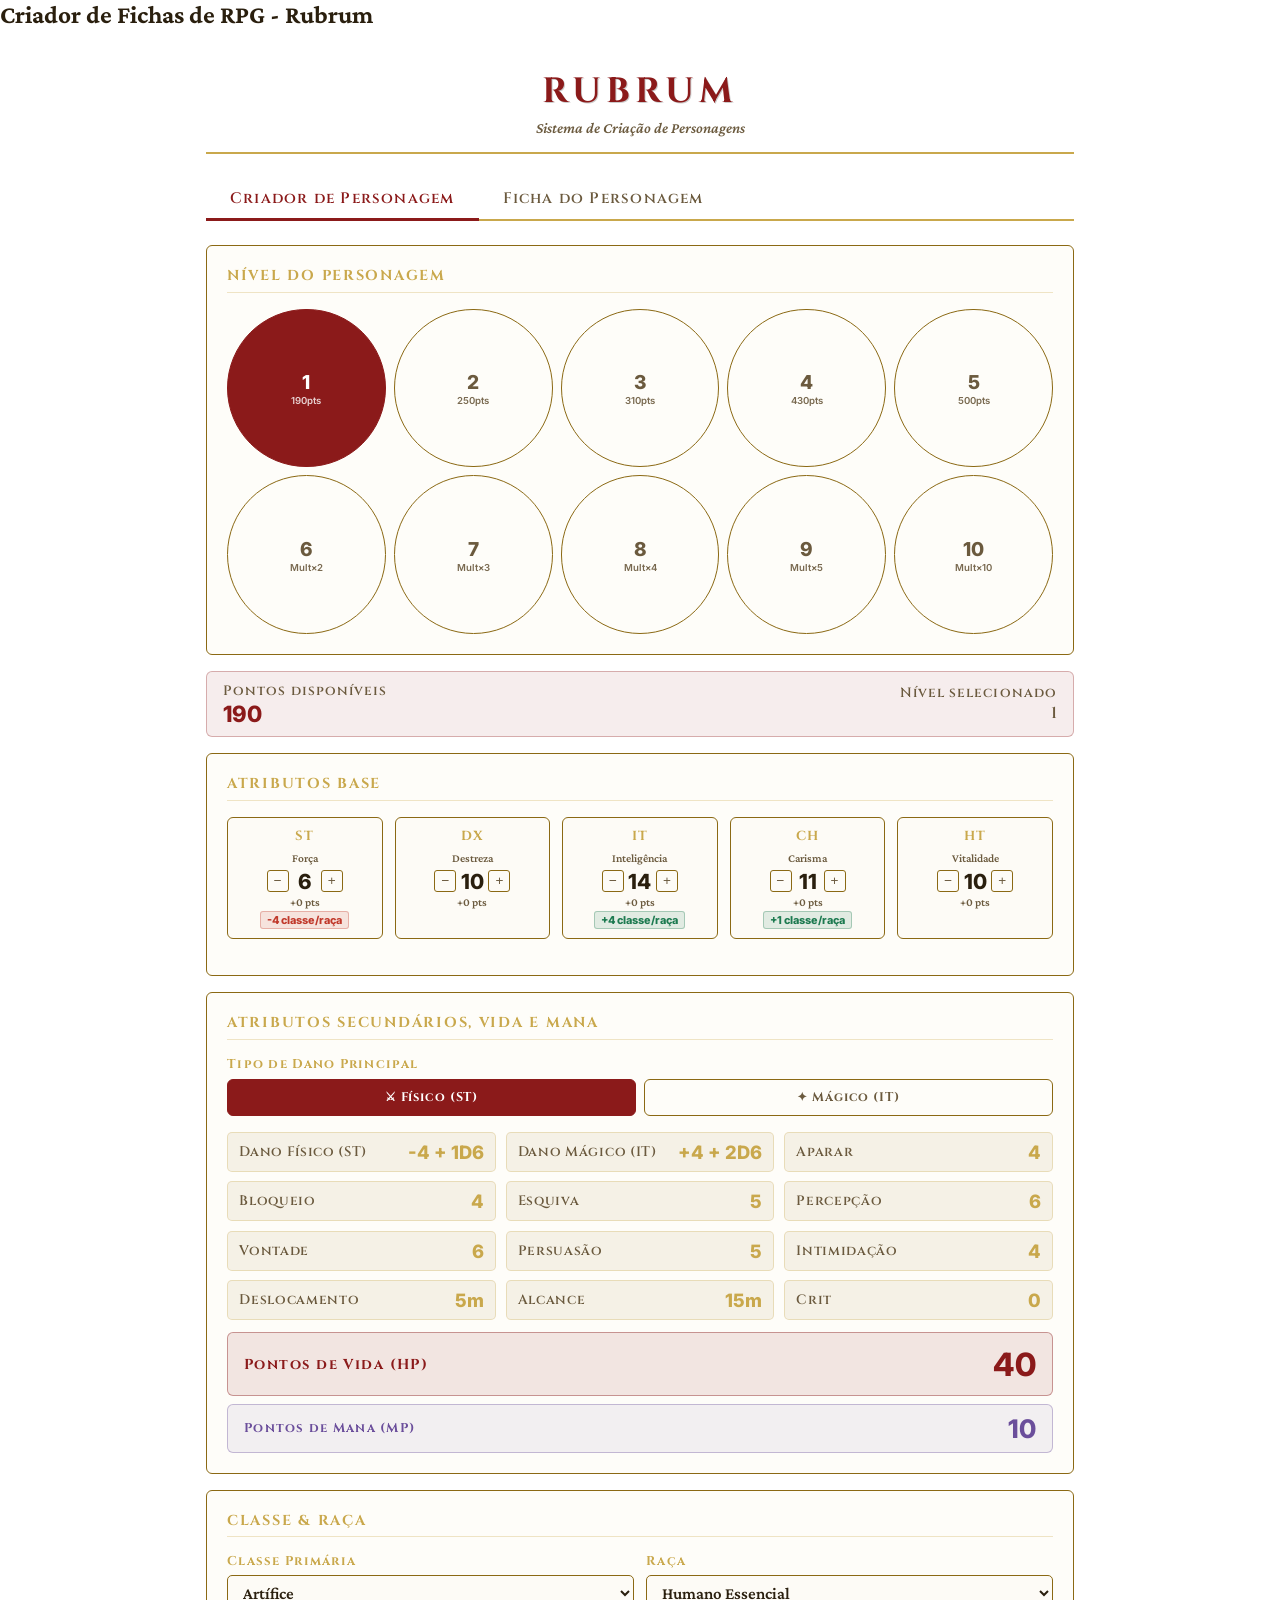
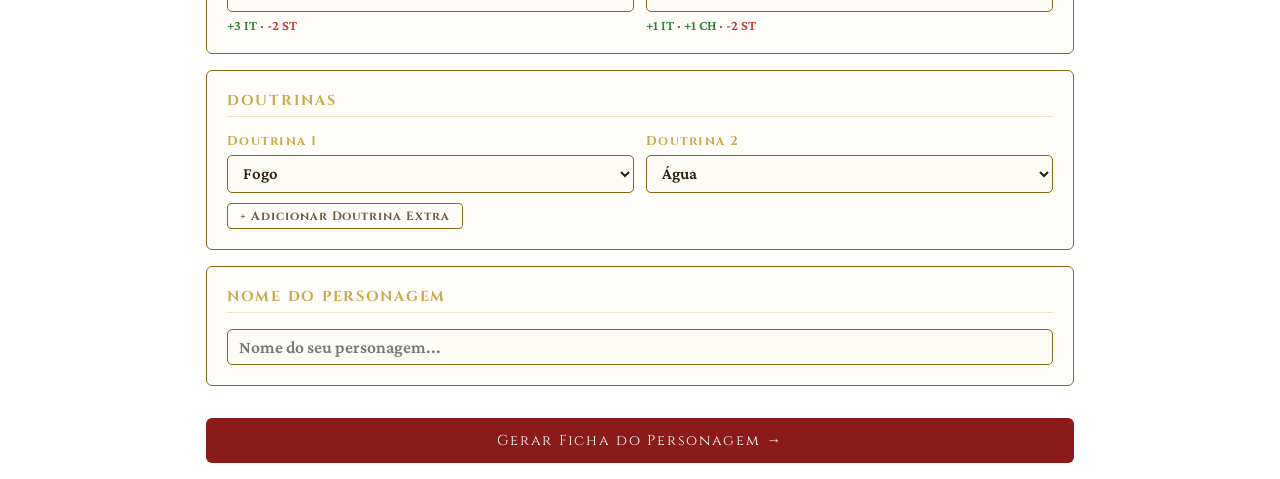
<file: Sheet_Creator/v5/rubrum_sheet_v5.3.html>
<!DOCTYPE html>
<html lang="pt-BR">
<head>
  <meta charset="UTF-8">
  <title>Simulador de Ficha Rubrum — Versão V5.3</title>
  <style>
    @import url('https://fonts.googleapis.com/css2?family=Cinzel:wght@400;500;600;700&family=Crimson+Pro:ital,wght@0,300;0,400;0,600;0,700;1,400;1,600&family=Inter:wght@400;500;600;700;800&display=swap');

    /* Utilitário: todos os números usam Inter */
    .num { font-family: 'Inter', sans-serif !important; }

    * { box-sizing: border-box; margin: 0; padding: 0; }

    :root {
      /* Cores Originais de Rubrum */
      --rubrum-red: #8B1A1A;
      --rubrum-gold: #C9A84C;
      --rubrum-dark: #1a1410;
      --rubrum-parchment: #f5edd8;
      --rubrum-ink: #2a1f0e;
      --rubrum-border: #8B6914;
      --rubrum-muted: #6b5a3e;
      
      /* Cores Exclusivas para a Mana/EP (Lilás e Lavanda) */
      --rubrum-mana: #6B4E9B; 
      --rubrum-mana-dark: #4A3073;
    }

    body { background: transparent; font-family: 'Crimson Pro', Georgia, serif; color: var(--rubrum-ink); font-size: 1.05rem; font-weight: 600; }

    .app { max-width: 900px; margin: 0 auto; padding: 1rem; }

    .header {
      text-align: center;
      padding: 1.5rem 0 1rem;
      border-bottom: 2px solid var(--rubrum-gold);
      margin-bottom: 1.5rem;
    }

    .header h1 {
      font-family: 'Cinzel', serif;
      font-size: 2.2rem;
      color: var(--rubrum-red);
      letter-spacing: 0.15em;
      text-shadow: 1px 1px 0 rgba(0,0,0,0.2);
    }

    .header p {
      font-size: 0.95rem;
      color: var(--rubrum-muted);
      margin-top: 0.25rem;
      font-style: italic;
    }

    .tabs {
      display: flex;
      gap: 0;
      margin-bottom: 1.5rem;
      border-bottom: 2px solid var(--rubrum-gold);
    }

    .tab-btn {
      font-family: 'Cinzel', serif;
      font-size: 0.95rem;
      letter-spacing: 0.08em;
      padding: 0.6rem 1.5rem;
      background: none;
      border: none;
      border-bottom: 3px solid transparent;
      color: var(--rubrum-muted);
      cursor: pointer;
      transition: all 0.2s;
      margin-bottom: -2px;
      font-weight: 600;
    }

    .tab-btn.active {
      color: var(--rubrum-red);
      border-bottom-color: var(--rubrum-red);
    }

    .tab-btn:hover:not(.active) { color: var(--rubrum-gold); }

    .section { display: none; }
    .section.active { display: block; }

    .panel {
      background: rgba(245,237,216,0.15);
      border: 1px solid var(--rubrum-border);
      border-radius: 6px;
      padding: 1.25rem;
      margin-bottom: 1rem;
    }

    .panel-title {
      font-family: 'Cinzel', serif;
      font-size: 0.9rem;
      letter-spacing: 0.12em;
      color: var(--rubrum-gold);
      text-transform: uppercase;
      margin-bottom: 1rem;
      padding-bottom: 0.4rem;
      border-bottom: 1px solid rgba(201,168,76,0.3);
      font-weight: 700;
    }

    .level-grid {
      display: grid;
      grid-template-columns: repeat(5, 1fr);
      gap: 0.5rem;
    }

    @media (max-width: 600px) { .level-grid { grid-template-columns: repeat(5, 1fr); } }

    .level-btn {
      font-family: 'Inter', sans-serif;
      font-size: 1.2rem;
      font-weight: 800;
      width: 100%;
      aspect-ratio: 1;
      border: 1.5px solid var(--rubrum-border);
      background: none;
      color: var(--rubrum-muted);
      border-radius: 50%;
      cursor: pointer;
      transition: all 0.2s;
      display: flex;
      flex-direction: column;
      align-items: center;
      justify-content: center;
      gap: 1px;
    }

    .level-btn .lv-pts { font-size: 0.6rem; font-family: 'Inter', sans-serif; font-weight: 600; color: var(--rubrum-muted); opacity: 0.9; }

    .level-btn.selected {
      background: var(--rubrum-red);
      border-color: var(--rubrum-red);
      color: white;
    }

    .level-btn.selected .lv-pts { color: rgba(255,255,255,0.8); opacity: 1; }
    .level-btn:hover:not(.selected) { border-color: var(--rubrum-gold); color: var(--rubrum-gold); }

    .points-bar {
      display: flex;
      align-items: center;
      justify-content: space-between;
      background: rgba(139,26,26,0.08);
      border: 1px solid rgba(139,26,26,0.3);
      border-radius: 6px;
      padding: 0.6rem 1rem;
      margin-bottom: 1rem;
    }

    .points-label { font-family: 'Cinzel', serif; font-size: 0.85rem; letter-spacing: 0.08em; color: var(--rubrum-muted); font-weight: 600; }
    .points-value { font-family: 'Inter', sans-serif; font-size: 1.4rem; color: var(--rubrum-red); font-weight: 800; }
    .points-value.negative { color: #c0392b; }

    .attrs-grid {
      display: grid;
      grid-template-columns: repeat(5, 1fr);
      gap: 0.75rem;
      margin-bottom: 1rem;
    }

    .attr-box {
      text-align: center;
      border: 1px solid var(--rubrum-border);
      border-radius: 6px;
      padding: 0.6rem 0.4rem;
      background: rgba(245,237,216,0.1);
    }

    .attr-label {
      font-family: 'Cinzel', serif;
      font-size: 0.82rem;
      letter-spacing: 0.1em;
      color: var(--rubrum-gold);
      margin-bottom: 0.4rem;
      display: block;
      font-weight: 700;
    }

    .attr-label-full { font-size: 0.72rem; color: var(--rubrum-muted); display: block; margin-bottom: 0.3rem; font-weight: 600; }

    .attr-controls { display: flex; align-items: center; justify-content: center; gap: 4px; }

    .attr-btn {
      width: 22px; height: 22px;
      border: 1px solid var(--rubrum-border);
      background: none;
      color: var(--rubrum-muted);
      border-radius: 3px;
      cursor: pointer;
      font-size: 0.85rem;
      line-height: 1;
      transition: all 0.15s;
      display: flex; align-items: center; justify-content: center;
    }

    .attr-btn:hover { background: var(--rubrum-gold); color: white; border-color: var(--rubrum-gold); }

    .attr-value {
      font-family: 'Inter', sans-serif;
      font-size: 1.3rem;
      font-weight: 800;
      color: var(--rubrum-ink);
      min-width: 24px;
      text-align: center;
    }

    .attr-cost { font-size: 0.72rem; color: var(--rubrum-muted); margin-top: 2px; display: block; font-weight: 600; }

    /* Seletor de tipo de dano principal (Restaurado do v4) */
    .dano-type-row {
      display: flex;
      gap: 0.5rem;
      margin-bottom: 1rem;
    }

    .dano-type-btn {
      flex: 1;
      font-family: 'Cinzel', serif;
      font-size: 0.78rem;
      letter-spacing: 0.07em;
      padding: 0.55rem 0.5rem;
      border: 1.5px solid var(--rubrum-border);
      background: none;
      color: var(--rubrum-muted);
      border-radius: 6px;
      cursor: pointer;
      transition: all 0.2s;
      text-align: center;
      font-weight: 700;
    }

    .dano-type-btn.selected {
      background: var(--rubrum-red);
      border-color: var(--rubrum-red);
      color: white;
    }

    .dano-type-btn:hover:not(.selected) {
      border-color: var(--rubrum-gold);
      color: var(--rubrum-gold);
    }

    /* Destaque do dano principal na ficha (Restaurado do v4) */
    .stat-row.dano-principal .stat-name {
      color: var(--rubrum-red);
      font-weight: 700;
    }
    .stat-row.dano-principal .stat-val {
      color: var(--rubrum-red);
      font-weight: 800;
    }
    .stat-row.dano-principal::after {
      content: '★';
      font-size: 0.7rem;
      color: var(--rubrum-red);
      margin-left: 6px;
      align-self: center;
    }

    .secondary-grid {
      display: grid;
      grid-template-columns: repeat(3, 1fr);
      gap: 0.6rem;
    }

    .sec-stat {
      background: rgba(139,105,20,0.08);
      border: 1px solid rgba(201,168,76,0.3);
      border-radius: 5px;
      padding: 0.5rem 0.7rem;
      display: flex;
      justify-content: space-between;
      align-items: center;
    }

    .sec-stat-name { font-size: 0.85rem; color: var(--rubrum-muted); font-family: 'Cinzel', serif; letter-spacing: 0.05em; font-weight: 600; }
    .sec-stat-val { font-family: 'Inter', sans-serif; font-size: 1.15rem; color: var(--rubrum-gold); font-weight: 800; }

    /* Barras de Status Vital (HP e MP) */
    .hp-bar {
      background: rgba(139,26,26,0.1);
      border: 1.5px solid rgba(139,26,26,0.4);
      border-radius: 6px;
      padding: 0.7rem 1rem;
      display: flex;
      justify-content: space-between;
      align-items: center;
      margin-top: 0.75rem;
    }
    .hp-label { font-family: 'Cinzel', serif; font-size: 0.9rem; letter-spacing: 0.1em; color: var(--rubrum-red); font-weight: 700; }
    .hp-value { font-family: 'Inter', sans-serif; font-size: 2rem; color: var(--rubrum-red); font-weight: 800; }

    .mp-bar {
      background: rgba(107, 78, 155, 0.08);
      border: 1px solid rgba(107, 78, 155, 0.35);
      border-radius: 6px;
      padding: 0.5rem 1rem; /* Mais fina que a HP */
      display: flex;
      justify-content: space-between;
      align-items: center;
      margin-top: 0.5rem;
    }
    .mp-label { font-family: 'Cinzel', serif; font-size: 0.8rem; letter-spacing: 0.1em; color: var(--rubrum-mana); font-weight: 700; }
    .mp-value { font-family: 'Inter', sans-serif; font-size: 1.6rem; color: var(--rubrum-mana); font-weight: 800; }

    .select-grid { display: grid; grid-template-columns: 1fr 1fr; gap: 0.75rem; }
    .select-full { grid-column: 1/-1; }

    label.field-label {
      font-family: 'Cinzel', serif;
      font-size: 0.8rem;
      letter-spacing: 0.1em;
      color: var(--rubrum-gold);
      display: block;
      margin-bottom: 0.3rem;
      font-weight: 700;
    }

    select, input[type=text], textarea {
      width: 100%;
      background: rgba(245,237,216,0.12);
      border: 1px solid var(--rubrum-border);
      border-radius: 5px;
      color: var(--rubrum-ink);
      font-family: 'Crimson Pro', serif;
      font-size: 1.05rem;
      font-weight: 600;
      padding: 0.45rem 0.7rem;
      outline: none;
      transition: border-color 0.15s;
      appearance: auto;
    }

    select:focus, input[type=text]:focus, textarea:focus { border-color: var(--rubrum-gold); }

    .doctrine-grid { display: grid; grid-template-columns: 1fr 1fr; gap: 0.75rem; }
    .doctrine-select { position: relative; }

    .combined-class {
      text-align: center;
      padding: 0.5rem;
      background: rgba(201,168,76,0.1);
      border: 1px solid rgba(201,168,76,0.4);
      border-radius: 5px;
      margin-top: 0.5rem;
    }

    .combined-class-name { font-family: 'Cinzel', serif; font-size: 1rem; color: var(--rubrum-gold); }
    .bonus-list { font-size: 0.88rem; color: var(--rubrum-muted); margin-top: 0.3rem; font-weight: 600; }
    .bonus-pos { color: #2e7d32; }
    .bonus-neg { color: #c0392b; }

    .generate-btn {
      width: 100%;
      font-family: 'Cinzel', serif;
      font-size: 0.9rem;
      letter-spacing: 0.12em;
      padding: 0.8rem;
      background: var(--rubrum-red);
      color: white;
      border: none;
      border-radius: 6px;
      cursor: pointer;
      transition: all 0.2s;
      margin-top: 1rem;
    }
    .generate-btn:hover { background: #a01f1f; transform: translateY(-1px); }

    /* ======= FICHA ======= */
    .sheet { padding: 0.5rem 0; }

    .sheet-header {
      display: grid;
      grid-template-columns: 1fr 2fr;
      gap: 15px;
      margin-bottom: 1rem;
      border: 1px solid var(--rubrum-border);
      border-radius: 8px;
      padding: 14px;
      background: rgba(201,168,76,0.04);
    }

    .sheet-name-box {
      border: 1px solid var(--rubrum-border);
      border-radius: 6px;
      padding: 10px 14px;
      display: flex;
      flex-direction: column;
      justify-content: center;
      gap: 4px;
    }

    .sheet-name-label { font-family: 'Cinzel', serif; font-size: 0.7rem; letter-spacing: 0.12em; text-transform: uppercase; color: var(--rubrum-muted); font-weight: 700; }
    .sheet-name-input { font-family: 'Cinzel', serif; font-size: 1.3rem; font-weight: 700; background: none; border: none; border-bottom: 1px dashed var(--rubrum-border); color: var(--rubrum-red); outline: none; width: 100%; letter-spacing: 0.06em; padding: 0.1rem 0; }
    .sheet-title-input { font-family: 'Crimson Pro', serif; font-size: 0.85rem; font-style: italic; background: none; border: none; color: var(--rubrum-muted); outline: none; width: 100%; padding: 0; margin-top: 2px; }

    .sheet-meta { display: grid; grid-template-columns: repeat(3, 1fr); gap: 8px; }
    .sheet-meta-item { border: 1px solid rgba(139,105,20,0.4); border-radius: 5px; padding: 6px 10px; background: rgba(245,237,216,0.08); display: flex; flex-direction: column; gap: 2px; font-family: 'Cinzel', serif; font-size: 0.68rem; letter-spacing: 0.1em; text-transform: uppercase; color: var(--rubrum-muted); font-weight: 700; }
    .sheet-meta-item span { font-family: 'Cinzel', serif; font-size: 0.92rem; color: var(--rubrum-gold); font-weight: 700; text-transform: none; letter-spacing: 0.02em; }

    .sheet-grid { display: grid; grid-template-columns: 160px 1fr 1fr; gap: 15px; align-items: start; }
    .stat-row { display: flex; justify-content: space-between; align-items: center; padding: 0.28rem 0; border-bottom: 1px solid rgba(201,168,76,0.12); }
    .stat-row:last-child { border-bottom: none; }
    .stat-name { color: var(--rubrum-muted); font-size: 0.9rem; font-weight: 600; }
    .stat-val  { font-family: 'Inter', sans-serif; color: var(--rubrum-gold); font-weight: 700; font-size: 1rem; }

    .sheet-col-left { display: flex; flex-direction: column; gap: 10px; }
    
    .sheet-panel { border: 1px solid var(--rubrum-border); border-radius: 6px; overflow: hidden; }
    .sheet-panel-title { font-family: 'Cinzel', serif; font-size: 0.75rem; letter-spacing: 0.12em; text-transform: uppercase; color: var(--rubrum-parchment); background: var(--rubrum-red); padding: 5px 10px; text-align: center; font-weight: 700; }
    .sheet-panel-body { padding: 10px 12px; }

    .attr-card { border: 1px solid var(--rubrum-border); border-radius: 8px; text-align: center; padding: 6px 4px; background: rgba(245,237,216,0.07); }
    .attr-card-abbr { font-family: 'Cinzel', serif; font-size: 0.75rem; letter-spacing: 0.1em; color: var(--rubrum-red); text-transform: uppercase; font-weight: 700; }
    .attr-card-val { font-family: 'Inter', sans-serif; font-size: 1.9rem; font-weight: 800; color: var(--rubrum-ink); line-height: 1.1; display: block; }
    .attr-card-name { font-size: 0.68rem; color: var(--rubrum-muted); display: block; margin-top: 1px; font-weight: 600; }

    /* HP Badge na Ficha */
    .hp-sheet { border: 2px solid rgba(139,26,26,0.45); border-radius: 6px; padding: 8px; text-align: center; background: rgba(139,26,26,0.06); }
    .hp-sheet-val { font-family: 'Inter', sans-serif; font-size: 2.3rem; font-weight: 800; color: var(--rubrum-red); line-height: 1; display: block; }
    .hp-sheet-label { font-family: 'Cinzel', serif; font-size: 0.68rem; letter-spacing: 0.1em; text-transform: uppercase; color: var(--rubrum-muted); display: block; margin-top: 3px; font-weight: 700; }

    /* MP Badge na Ficha (Lilás/Lavanda) */
    .mp-sheet { border: 2px solid rgba(107, 78, 155, 0.4); border-radius: 6px; padding: 6px; text-align: center; background: rgba(107, 78, 155, 0.08); margin-top: -2px; }
    .mp-sheet-val { font-family: 'Inter', sans-serif; font-size: 1.8rem; font-weight: 800; color: var(--rubrum-mana); line-height: 1; display: block; }
    .mp-sheet-label { font-family: 'Cinzel', serif; font-size: 0.6rem; letter-spacing: 0.1em; text-transform: uppercase; color: var(--rubrum-muted); display: block; margin-top: 3px; font-weight: 700; }

    .sheet-col-center, .sheet-col-right { display: flex; flex-direction: column; gap: 10px; }

    .weapon-card { border: 1px solid rgba(201,168,76,0.25); border-radius: 5px; padding: 6px 10px; margin-bottom: 5px; display: flex; flex-direction: column; gap: 6px; }
    .weapon-slot-num { font-family: 'Cinzel', serif; font-size: 0.75rem; color: var(--rubrum-muted); min-width: 16px; text-align: center; font-weight: 700; }
    .weapon-card input { border: none; background: none; font-family: 'Crimson Pro', serif; font-size: 1rem; font-weight: 600; color: var(--rubrum-ink); outline: none; padding: 0; }

    .item-row { display: flex; align-items: center; gap: 6px; padding: 4px 0; border-bottom: 1px solid rgba(201,168,76,0.1); }
    .item-row:last-child { border-bottom: none; }
    .item-row input { flex: 1; border: none; background: none; font-family: 'Crimson Pro', serif; font-size: 1rem; font-weight: 600; color: var(--rubrum-ink); outline: none; padding: 0; }

    .remove-btn { background: none; border: none; color: rgba(139,26,26,0.35); cursor: pointer; font-size: 0.8rem; padding: 0 3px; line-height: 1; transition: color 0.15s; flex-shrink: 0; }
    .remove-btn:hover { color: var(--rubrum-red); }

    .add-btn { font-family: 'Cinzel', serif; font-size: 0.75rem; letter-spacing: 0.08em; padding: 4px 12px; background: none; border: 1px solid var(--rubrum-border); color: var(--rubrum-muted); border-radius: 4px; cursor: pointer; transition: all 0.15s; margin-top: 6px; display: inline-block; font-weight: 700; }
    .add-btn:hover { border-color: var(--rubrum-gold); color: var(--rubrum-gold); }

    .skill-card { border: 1px solid rgba(201,168,76,0.25); border-radius: 5px; padding: 6px 10px; margin-bottom: 5px; display: flex; gap: 6px; align-items: flex-start; }
    .skill-num { font-family: 'Cinzel', serif; font-size: 0.75rem; color: var(--rubrum-muted); min-width: 18px; padding-top: 3px; font-weight: 700; }
    .skill-card textarea { border: none; background: none; flex: 1; font-family: 'Crimson Pro', serif; font-size: 1rem; font-weight: 600; color: var(--rubrum-ink); outline: none; resize: none; padding: 0; min-height: 36px; line-height: 1.4; }

    .empty-notice { text-align: center; padding: 2rem; color: var(--rubrum-muted); font-style: italic; font-size: 1rem; font-weight: 600; }
    .divider { border: none; border-top: 1px solid rgba(201,168,76,0.25); margin: 0.75rem 0; }

    @media print {
      .tabs, .header, .add-btn, .remove-btn, .generate-btn, #tab-creator { display: none !important; }
      #tab-sheet { display: block !important; }
      .section { display: none; }
      .section.active { display: block; }
      body { background: white !important; color: black !important; }
      .app { max-width: 100%; margin: 0; padding: 0; }
      .sheet-panel, .hp-sheet, .mp-sheet, .sheet-header { page-break-inside: avoid; }
      input, textarea, select { border: none !important; background: none !important; padding: 0 !important; }
      .sheet-panel-title { background: #8B1A1A !important; -webkit-print-color-adjust: exact; print-color-adjust: exact; }
    }
  </style>
</head>
<body>
  <h2 class="sr-only">Criador de Fichas de RPG - Rubrum</h2>

  <div class="app">
    <div class="header">
      <h1>RUBRUM</h1>
      <p>Sistema de Criação de Personagens</p>
    </div>

    <div class="tabs">
      <button class="tab-btn active" onclick="showTab('creator')">Criador de Personagem</button>
      <button class="tab-btn" onclick="showTab('sheet')">Ficha do Personagem</button>
    </div>

    <div id="tab-creator" class="section active">

      <div class="panel">
        <div class="panel-title">Nível do Personagem</div>
        <div class="level-grid" id="level-grid"></div>
      </div>

      <div class="points-bar">
        <div>
          <div class="points-label">Pontos disponíveis</div>
          <div class="points-value" id="points-display">190</div>
        </div>
        <div style="text-align:right">
          <div class="points-label">Nível selecionado</div>
          <div style="font-family:'Cinzel',serif;font-size:1rem;color:var(--rubrum-muted)" id="level-display">1</div>
        </div>
      </div>

      <div class="panel">
        <div class="panel-title">Atributos Base</div>
        <div class="attrs-grid" id="attrs-grid"></div>
      </div>

      <div class="panel">
        <div class="panel-title">Atributos Secundários, Vida e Mana</div>

        <label class="field-label" style="margin-bottom:0.4rem;">Tipo de Dano Principal</label>
        <div class="dano-type-row">
          <button class="dano-type-btn selected" id="dano-btn-ST" onclick="selectDanoAttr('ST')">⚔ Físico (ST)</button>
          <button class="dano-type-btn" id="dano-btn-IT" onclick="selectDanoAttr('IT')">✦ Mágico (IT)</button>
        </div>

        <div class="secondary-grid">
          <div class="sec-stat"><span class="sec-stat-name">Dano Físico (ST)</span><span class="sec-stat-val" id="val-dano-fisico">-</span></div>
          <div class="sec-stat"><span class="sec-stat-name">Dano Mágico (IT)</span><span class="sec-stat-val" id="val-dano-magico">-</span></div>
          <div class="sec-stat"><span class="sec-stat-name">Aparar</span><span class="sec-stat-val" id="sec-aparar">5</span></div>
          <div class="sec-stat"><span class="sec-stat-name">Bloqueio</span><span class="sec-stat-val" id="sec-bloqueio">5</span></div>
          <div class="sec-stat"><span class="sec-stat-name">Esquiva</span><span class="sec-stat-val" id="sec-esquiva">5</span></div>
          <div class="sec-stat"><span class="sec-stat-name">Percepção</span><span class="sec-stat-val" id="sec-percepcao">5</span></div>
          <div class="sec-stat"><span class="sec-stat-name">Vontade</span><span class="sec-stat-val" id="sec-vontade">5</span></div>
          <div class="sec-stat"><span class="sec-stat-name">Persuasão</span><span class="sec-stat-val" id="sec-persuasao">5</span></div>
          <div class="sec-stat"><span class="sec-stat-name">Intimidação</span><span class="sec-stat-val" id="sec-intimidacao">5</span></div>
          <div class="sec-stat"><span class="sec-stat-name">Deslocamento</span><span class="sec-stat-val" id="sec-deslocamento">5m</span></div>
          <div class="sec-stat"><span class="sec-stat-name">Alcance</span><span class="sec-stat-val" id="sec-range">15m</span></div>
          <div class="sec-stat"><span class="sec-stat-name">Crit</span><span class="sec-stat-val" id="sec-crit">0</span></div>
        </div>
        
        <div class="hp-bar">
          <span class="hp-label">Pontos de Vida (HP)</span>
          <span class="hp-value" id="hp-display">40</span>
        </div>
        
        <div class="mp-bar">
          <span class="mp-label">Pontos de Mana (MP)</span>
          <span class="mp-value" id="mp-display">10</span>
        </div>
      </div>

      <div class="panel">
        <div class="panel-title">Classe & Raça</div>
        <div class="select-grid">
          <div>
            <label class="field-label">Classe Primária</label>
            <select id="class-primary" onchange="onClassChange()"></select>
            <div id="class-primary-bonus" class="bonus-list"></div>
          </div>
          <div>
            <label class="field-label">Raça</label>
            <select id="race-select" onchange="onRaceChange()"></select>
            <div id="race-bonus" class="bonus-list"></div>
          </div>

          <div id="secondary-class-section" style="display:none" class="select-full">
            <hr class="divider">
            <label class="field-label">Classe Secundária (Nível 5+)</label>
            <select id="class-secondary" onchange="onClassChange()"></select>
            <div id="class-secondary-bonus" class="bonus-list"></div>
            <div id="combined-class-display" class="combined-class" style="display:none">
              <div class="combined-class-name" id="combined-class-name"></div>
              <div style="font-size:0.7rem;color:var(--rubrum-muted);margin-top:2px">Classe Combinada</div>
            </div>
          </div>
        </div>
      </div>

      <div class="panel">
        <div class="panel-title">Doutrinas</div>
        
        <div id="natural-doctrine-section" style="display:none; margin-bottom: 1rem;">
          <label class="field-label" style="color: var(--rubrum-red);">Doutrina Natural</label>
          <div id="natural-doctrine-display" style="font-family: 'Crimson Pro', serif; font-size: 1rem; color: var(--rubrum-ink); background: rgba(139,26,26,0.05); padding: 0.45rem 0.7rem; border: 1px solid rgba(139,26,26,0.3); border-radius: 5px;"></div>
          <hr class="divider">
        </div>

        <div class="doctrine-grid" id="doctrine-container">
          <div>
            <label class="field-label">Doutrina 1</label>
            <select class="doctrine-select" onchange="onDoctrineChange(this)"></select>
          </div>
          <div>
            <label class="field-label">Doutrina 2</label>
            <select class="doctrine-select" onchange="onDoctrineChange(this)"></select>
          </div>
        </div>
        
        <button class="add-btn" style="margin-top: 10px;" onclick="addDoctrineInput()">+ Adicionar Doutrina Extra</button>

        <div id="doctrine-warning" style="font-size:0.78rem;color:#c0392b;margin-top:0.5rem;display:none">
          ⚠ A doutrina "Nulo" deve ser escolhida sozinha.
        </div>
      </div>

      <div class="panel">
        <div class="panel-title">Nome do Personagem</div>
        <input type="text" id="char-name-input" placeholder="Nome do seu personagem..." style="font-size:1.1rem;">
      </div>

      <button class="generate-btn" onclick="generateSheet()">Gerar Ficha do Personagem →</button>
    </div>

    <div id="tab-sheet" class="section">
      <div id="sheet-empty" class="empty-notice">
        Crie seu personagem primeiro na aba "Criador de Personagem".
      </div>

      <div id="sheet-content" style="display:none" class="sheet">

        <div style="display:flex; gap:8px; margin-bottom:0.75rem;">
          <button class="generate-btn" style="flex:1; background:var(--rubrum-dark); font-size: 0.8rem;" onclick="imprimirFicha()">🖨️ Imprimir / PDF</button>
          <button class="generate-btn" style="flex:1; background:var(--rubrum-red); font-size: 0.8rem;" onclick="salvarFichaHTML()">📄 Salvar .HTML</button>
          <button class="generate-btn" style="flex:1; background:#2c3e50; font-size: 0.8rem;" onclick="salvarFichaJSON()">💾 Salvar .JSON</button>
        </div>

        <div class="sheet-header">
          <div class="sheet-name-box">
            <span class="sheet-name-label">Nome do Personagem</span>
            <input class="sheet-name-input" id="sheet-name" type="text" placeholder="Nome do Personagem">
            <input class="sheet-title-input" id="sheet-title" type="text" placeholder="Título / Epíteto...">
          </div>
          <div class="sheet-meta" id="sheet-meta"></div>
        </div>

        <div class="sheet-grid">
          <div class="sheet-col-left">
            <div class="sheet-panel">
              <div class="sheet-panel-title">Atributos</div>
              <div class="sheet-panel-body" style="display:flex; flex-direction:column; gap:6px;">
                <div id="sheet-attrs"></div>
              </div>
            </div>
            <div class="hp-sheet">
              <span class="hp-sheet-val" id="sheet-hp">—</span>
              <span class="hp-sheet-label">Pontos de Vida</span>
            </div>
            <div class="mp-sheet">
              <span class="mp-sheet-val" id="sheet-mp">—</span>
              <span class="mp-sheet-label">Pontos de Mana</span>
            </div>
          </div>

          <div class="sheet-col-center">
            <div class="sheet-panel">
              <div class="sheet-panel-title">Atributos Secundários</div>
              <div class="sheet-panel-body">
                <div id="sheet-secondary"></div>
              </div>
            </div>
            <div class="sheet-panel">
              <div class="sheet-panel-title">Armas Equipadas</div>
              <div class="sheet-panel-body">
                <div id="weapon-slots"></div>
              </div>
            </div>
          </div>

          <div class="sheet-col-right">
            <div class="sheet-panel">
              <div class="sheet-panel-title">Mochila / Itens</div>
              <div class="sheet-panel-body">
                <div id="item-list"></div>
                <button class="add-btn" onclick="addItem()">+ Adicionar Item</button>
              </div>
            </div>
            <div class="sheet-panel">
              <div class="sheet-panel-title" style="display:flex; justify-content:space-between; align-items:center; padding-right:10px;">
                <span>Habilidades</span>
                <button class="add-btn" style="margin-top:0;" onclick="addSkill()">+ Habilidade</button>
              </div>
              <div class="sheet-panel-body">
                <div id="skill-list"></div>
              </div>
            </div>
          </div>
        </div>
      </div>
    </div>
  </div>

<script>
  const LEVELS = [
  { pts: 190, hp: 4, label: '190pts', info: '2 Hab · HP×4' },
  { pts: 250, hp: 4, label: '250pts', info: '1 Hab · HP×4' },
  { pts: 310, hp: 5, label: '310pts', info: '1 Hab · HP×5' },
  { pts: 430, hp: 7, label: '430pts', info: '1 Hab · HP×7' },
  { pts: 500, hp: 10, label: '500pts', info: '2 Hab · HP×10' },
  { pts: 500, hp: 30, label: 'Mult×2', info: 'HP×30' },
  { pts: 500, hp: 50, label: 'Mult×3', info: 'HP×50' },
  { pts: 500, hp: 100, label: 'Mult×4', info: '1 Hab · HP×100' },
  { pts: 500, hp: 150, label: 'Mult×5', info: 'HP×150' },
  { pts: 500, hp: 200, label: 'Mult×10', info: 'Sup · HP×200' },
];

const LEVEL_NAMES = {
  1: "Herói Bronze", 2: "Herói Prata", 3: "Herói Ouro", 4: "Campeão", 5: "Mestre",
  6: "Conquistador", 7: "Dominador", 8: "Soberano", 9: "Grão-Mestre", 10: "Lenda"
};

const SKILLS_BY_LEVEL = [2,3,4,5,6,6,6,7,7,8];
const ATTR_COST = { 1:-80,2:-70,3:-60,4:-50,5:-40,6:-30,7:-20,8:-15,9:-10,10:0,11:10,12:20,13:30,14:45,15:60,16:80,17:100,18:125,19:150,20:175 };
const ATTRS = ['ST','DX','IT','CH','HT'];
const ATTR_NAMES = { ST:'Força', DX:'Destreza', IT:'Inteligência', CH:'Carisma', HT:'Vitalidade' };

const CLASSES = ['Artífice','Artista Marcial','Atirador','Domador','Espadachim','Ladrão','Mágico','Mestre de Armas','Palavro','Sobrevivente','Trovador','Xamã'];

const CLASS_BONUS = {
  'Artífice': { mods: { IT:3, ST:-2 }, extra: {} },
  'Artista Marcial': { mods: { DX:1, IT:-1 }, extra: { esquiva:1 } },
  'Atirador': { mods: { DX:2, ST:-1 }, extra: { range:'x2' } },
  'Domador': { mods: { DX:2, HT:-1 }, extra: {} },
  'Espadachim': { mods: { DX:1, ST:1, HT:-1 }, extra: { crit:2 } },
  'Ladrão': { mods: { DX:2, HT:-1 }, extra: { esquiva:1 } },
  'Mágico': { mods: { IT:3, ST:-2 }, extra: {} },
  'Mestre de Armas': { mods: { ST:1, DX:-1 }, extra: { bloqueio:2 } },
  'Palavro': { mods: { IT:2, DX:-1 }, extra: {} },
  'Sobrevivente': { mods: { HT:-1 }, extra: { esquiva:3 } },
  'Trovador': { mods: { IT:1, CH:1, ST:-1 }, extra: {} },
  'Xamã': { mods: { IT:1, HT:1, DX:-1 }, extra: {} },
};

const RACES = ['Anjo','Anticorpo','Astraniano','Biliano','Celta','Cósmico','Escamoflora','Fízio','Flamestríaco','Furtivo','Gotho','Humano Essencial','Humano Resgatado','Humano Vita','Montanhoso','Ogro','Ogro Transmorfo','Star','Tamoriano','Teraníaco','Zequiniano'];

const RACE_BONUS = {
  'Anjo': { mods: { DX:1, HT:1, ST:-1, CH:-1 }, extra: {} },
  'Anticorpo': { mods: { ST:1, IT:1 , HT:-2 }, extra: {} },
  'Astraniano': { mods: { ST:1, IT:1, DX:-1, CH:-1 }, extra: {} },
  'Biliano': { mods: { IT:1, HT:1, ST:-1, DX:-1 }, extra: {} },
  'Celta': { mods: { IT:2, HT:1, ST:-2, CH:-1 }, extra: {} },
  'Cósmico': { mods: { IT:1, HT:1, ST:-1, DX:-1 }, extra: {} },
  'Escamoflora': { mods: { DX:2, IT:1, ST:-2, CH:-1 }, extra: {} },
  'Fízio': { mods: { DX:1, HT:2, IT:-1, CH:-2 }, extra: {} },
  'Flamestríaco': { mods: { ST:1, HT:1, DX:-1, CH:-1 }, extra: {} },
  'Furtivo': { mods: { DX:2, CH:1, ST:-2, HT:-1 }, extra: {} },
  'Gotho': { mods: { ST:2, HT:1, DX:-1, CH:-2 }, extra: {} },
  'Humano Essencial': { mods: { IT:1, CH:1, ST:-2 }, extra: {} },
  'Humano Resgatado': { mods: { ST:1, HT:1, DX:-1, CH:-1 }, extra: {} },
  'Humano Vita': { mods: { IT:2, DX:-1, HT:-1 }, extra: {} },
  'Montanhoso': { mods: { ST:1, HT:1, DX:-1, IT:-1 }, extra: {} },
  'Ogro': { mods: { HT:1, CH:1, DX:-2 }, extra: {} },
  'Ogro Transmorfo': { mods: { ST:1, DX:1, HT:1, CH:-3 }, extra: {} },
  'Star': { mods: { ST:1, DX:1, HT:1, IT:-2, CH:-1 }, extra: {} },
  'Tamoriano': { mods: { IT:2, HT:1, ST:-1, DX:-2 }, extra: {} },
  'Teraníaco': { mods: { ST:1, HT:1, DX:-1, IT:-1 }, extra: {} },
  'Zequiniano': { mods: { DX:1, CH:1, ST:-1, HT:-1 }, extra: {} }
};

const DOCTRINES_ALL = ['Absorver','Água','Amor','Animalismo','Artes','Barreira','Borracha','Clarividência','Clima','Devorar','Diamante','Dividir','Eletricidade','Espelhos','Explosão','Fogo','Gelo','Gosma','Gravidade','Intangibilidade','Invisibilidade','Karma','Luz','Magia Arcana','Magma','Magnetismo','Manipulação','Manipulação de Espaços','Manipulação de Formas','Manipulação de Tamanhos','Manipulação de Temperatura (Calor)','Materializar','Metal','Micro Dimensões','Multiplicar','Nulo','Planta','Poder Criador','Profano','Radiação','Sangue','Som','Sonho','Sorte','Super Força','Super Inteligência','Super Sentidos','Super Velocidade','Tectonismo','Telecinese','Teleporte','Tempo','Terra','Trevas','Transmutação','Vácuo','Veneno','Vento'];

const RACE_NATURAL_DOCTRINE = {
  'Biliano': 'Água', 'Escamoflora': 'Planta', 'Fízio': 'Profano', 'Flamestríaco': 'Fogo',
  'Gotho': 'Super Sentidos', 'Star': 'Star', 'Teraníaco': 'Gelo', 'Zequiniano': 'Zequiniano'
};

const COMBINATIONS = {
  'Artífice+Artista Marcial':'Monge Alquímico','Artífice+Atirador':'Bombardeiro','Artífice+Domador':'Artesão Feroz','Artífice+Espadachim':'Lâmina Química','Artífice+Ladrão':'Sabotador Mecânico','Artífice+Mágico':'Engenheiro Arcano','Artífice+Mestre de Armas':'Armeiro Supremo','Artífice+Palavro':'Inventor Orador','Artífice+Sobrevivente':'Inventor Arisco','Artífice+Trovador':'Artista Engenhoso','Artífice+Xamã':'Tecelão Espiritual',
  'Artista Marcial+Atirador':'Punho-bala','Artista Marcial+Domador':'Pata-veloz','Artista Marcial+Espadachim':'Lâmina Monge','Artista Marcial+Ladrão':'Punho Sombrio','Artista Marcial+Mágico':'Monge Arcano','Artista Marcial+Mestre de Armas':'Grão Combatente','Artista Marcial+Palavro':'Monge Lírico','Artista Marcial+Sobrevivente':'Punho Selvagem','Artista Marcial+Trovador':'Dançarino de Combate','Artista Marcial+Xamã':'Punho Espiritual',
  'Atirador+Domador':'Caçador','Atirador+Espadachim':'Duelista','Atirador+Ladrão':'Trapaceiro Distante','Atirador+Mágico':'Arqueiro Mágico','Atirador+Mestre de Armas':'Atirador Supremo','Atirador+Palavro':'Sentinela','Atirador+Sobrevivente':'Rastreador','Atirador+Trovador':'Pólvora Sônica','Atirador+Xamã':'Arqueiro Espiritual',
  'Domador+Espadachim':'Presa Afiada','Domador+Ladrão':'Predador Silencioso','Domador+Mágico':'Invocador Bestial','Domador+Mestre de Armas':'Mestre das Feras','Domador+Palavro':'Sábio Bestial','Domador+Sobrevivente':'Ranger','Domador+Trovador':'Voz das Feras','Domador+Xamã':'Guardião das Feras',
  'Espadachim+Ladrão':'Corte Sombrio','Espadachim+Mágico':'Lâmina Arcana','Espadachim+Mestre de Armas':'General da Lâmina','Espadachim+Palavro':'Campeão Lírico','Espadachim+Sobrevivente':'Espada Errante','Espadachim+Trovador':'Voz da Espada','Espadachim+Xamã':'Lâmina Espiritual',
  'Ladrão+Mágico':'Trapaceiro Arcano','Ladrão+Mestre de Armas':'Assassino Supremo','Ladrão+Palavro':'Sussurrador Profano','Ladrão+Sobrevivente':'Rastejador','Ladrão+Trovador':'Voz da Trapaça','Ladrão+Xamã':'Andarilho das Sombras',
  'Mágico+Mestre de Armas':'Mago Bélico','Mágico+Palavro':'Escriba Arcano','Mágico+Sobrevivente':'Errante Arcano','Mágico+Trovador':'Encantador Arcano','Mágico+Xamã':'Oráculo Primordial',
  'Mestre de Armas+Palavro':'Comandante Sábio','Mestre de Armas+Sobrevivente':'Veterano de Guerra','Mestre de Armas+Trovador':'General Sonoro','Mestre de Armas+Xamã':'Campeão dos Espíritos',
  'Palavro+Sobrevivente':'Pregador Errante','Palavro+Trovador':'Arauto Inspirador','Palavro+Xamã':'Voz Ancestral',
  'Sobrevivente+Trovador':'Andarilho Cantante','Sobrevivente+Xamã':'Guardião Ancestral',
  'Trovador+Xamã':'Cantor Espiritual',
  'Artífice+Artífice':'Arquiteto Supremo','Artista Marcial+Artista Marcial':'Grão Monge','Atirador+Atirador':'Franco-Atirador','Domador+Domador':'Soberano das Feras','Espadachim+Espadachim':'Mestre da Lâmina','Ladrão+Ladrão':'Senhor das Sombras','Mágico+Mágico':'Arquimago','Mestre de Armas+Mestre de Armas':'Senhor da Guerra','Palavro+Palavro':'Voz Absoluta','Sobrevivente+Sobrevivente':'Indomável','Trovador+Trovador':'Bardo','Xamã+Xamã':'Espírito Ancestral'
};

let state = {
  level: 1, attrs: { ST:10, DX:10, IT:10, HT:10, CH:10 }, danoAttr: 'ST',
  classPrimary: 'Artífice', classSecondary: 'Artífice', race: 'Humano Essencial',
  doctrine1: 'Fogo', doctrine2: 'Água', charName: '',
};

function getBasePoints(level) { return LEVELS[level-1].pts; }
function attrCostSum() { return ATTRS.reduce((s, a) => s + (ATTR_COST[state.attrs[a]] || 0), 0); }
function remainingPoints() { return getBasePoints(state.level) - attrCostSum(); }

function getEffectiveAttrs() {
  const base = { ...state.attrs };
  const applyBonus = (key, bonusDict) => {
    if (!bonusDict[key]) return;
    const { mods } = bonusDict[key];
    for (const k in mods) if (ATTRS.includes(k)) base[k] = (base[k]||10) + mods[k];
  };
  applyBonus(state.classPrimary, CLASS_BONUS);
  if (state.level >= 5) applyBonus(state.classSecondary, CLASS_BONUS);
  applyBonus(state.race, RACE_BONUS); 
  return base;
}

function getExtraStats() {
  let esquivaBonus = 0, bloqueioBonus = 0, critBonus = 0, rangeDouble = false;
  const applyExtra = (key, bonusDict) => {
    if (!bonusDict[key]) return;
    const { extra } = bonusDict[key];
    if (extra.esquiva) esquivaBonus += extra.esquiva;
    if (extra.bloqueio) bloqueioBonus += extra.bloqueio;
    if (extra.crit) critBonus += extra.crit;
    if (extra.range === 'x2') rangeDouble = true;
  };
  applyExtra(state.classPrimary, CLASS_BONUS);
  if (state.level >= 5) applyExtra(state.classSecondary, CLASS_BONUS);
  applyExtra(state.race, RACE_BONUS); 
  return { esquivaBonus, bloqueioBonus, critBonus, rangeDouble };
}

function calcSecondary(eff, extra) {
  const aparar = Math.round((eff.ST + eff.DX) / 4);
  const esquiva = Math.round(eff.DX / 2) + extra.esquivaBonus;
  const bloqueio = Math.round((eff.ST + eff.HT) / 4) + extra.bloqueioBonus;
  const percepcao = Math.round((eff.IT + eff.DX) / 4);
  const vontade = Math.round((eff.IT + eff.CH) / 4);
  const persuasao = Math.round((eff.CH + eff.DX) / 4);
  const intimidacao = Math.round((eff.ST + eff.CH) / 4);
  const deslocamento = esquiva;
  let range = deslocamento * 3;
  if (extra.rangeDouble) range *= 2;
  const crit = extra.critBonus;
  const hpMult = LEVELS[state.level-1].hp;
  const hp = eff.HT * hpMult;
  const mp = eff.HT; 
  return { aparar, esquiva, bloqueio, percepcao, vontade, persuasao, intimidacao, deslocamento, range, crit, hp, mp };
}

const DAMAGE_MULT = [1,1,1,1,1,2,3,4,5,10];
function getDamageMult() { return DAMAGE_MULT[state.level - 1] || 1; }

function getBaseDiceCount(val) {
  if (val <= 4) return 0;
  if (val >= 5 && val <= 9) return 1;
  if (val >= 10 && val <= 14) return 2;
  if (val >= 15 && val <= 19) return 3;
  return 4;
}

function getScaledDamage(val) {
  if (val <= 4) return "0 (Incapaz)";

  let dice = "2D6";
  if (val >= 5 && val <= 9) dice = "1D6";
  else if (val >= 10 && val <= 14) dice = "2D6";
  else if (val >= 15 && val <= 19) dice = "3D6";
  else if (val >= 20) dice = "4D6";

  const base = val - 10;
  const mult = getDamageMult();
  const sign = base >= 0 ? '+' : '';

  if (mult === 1) return `${sign}${base} + ${dice}`;
  else return `${sign}${base} + ${dice} (×${mult})`;
}

function selectDanoAttr(attr) {
  state.danoAttr = attr;
  document.getElementById('dano-btn-ST').className = 'dano-type-btn' + (attr === 'ST' ? ' selected' : '');
  document.getElementById('dano-btn-IT').className = 'dano-type-btn' + (attr === 'IT' ? ' selected' : '');
  recalcSecondary();
}

function recalcSecondary() {
  const eff = getEffectiveAttrs();
  const extra = getExtraStats();
  const sec = calcSecondary(eff, extra);

  document.getElementById('sec-aparar').textContent = sec.aparar;
  document.getElementById('sec-esquiva').textContent = sec.esquiva;
  document.getElementById('sec-bloqueio').textContent = sec.bloqueio;
  document.getElementById('sec-percepcao').textContent = sec.percepcao;
  document.getElementById('sec-vontade').textContent = sec.vontade;
  document.getElementById('sec-persuasao').textContent = sec.persuasao;
  document.getElementById('sec-intimidacao').textContent = sec.intimidacao;
  document.getElementById('sec-deslocamento').textContent = sec.deslocamento + 'm';
  document.getElementById('sec-range').textContent = sec.range + 'm';
  document.getElementById('sec-crit').textContent = sec.crit;
  document.getElementById('hp-display').textContent = sec.hp;
  document.getElementById('mp-display').textContent = sec.mp;

  document.getElementById('val-dano-fisico').textContent = getScaledDamage(eff.ST);
  document.getElementById('val-dano-magico').textContent = getScaledDamage(eff.IT);

  updatePointsDisplay();
  updateAttrDisplay();
}

function updatePointsDisplay() {
  const rem = remainingPoints();
  const el = document.getElementById('points-display');
  el.textContent = rem;
  el.className = 'points-value' + (rem < 0 ? ' negative' : '');
}

function updateAttrDisplay() {
  const eff = getEffectiveAttrs();
  ATTRS.forEach(a => {
    const base = state.attrs[a];
    const effV = eff[a];
    const diff = effV - base;
    const cost = ATTR_COST[base];

    const costEl = document.getElementById('attr-cost-' + a);
    if (costEl) costEl.textContent = cost >= 0 ? '+' + cost + ' pts' : cost + ' pts';

    const valEl = document.getElementById('attr-val-' + a);
    if (valEl) valEl.textContent = effV;

    const tagEl = document.getElementById('attr-bonus-' + a);
    if (tagEl) {
      if (diff !== 0) {
        const sign = diff > 0 ? '+' : '';
        tagEl.textContent = `${sign}${diff} classe/raça`;
        tagEl.style.display = 'inline-block';
        tagEl.style.background = diff > 0 ? 'rgba(29,122,80,0.12)' : 'rgba(192,57,43,0.12)';
        tagEl.style.color = diff > 0 ? '#1D7A50' : '#c0392b';
        tagEl.style.border = `1px solid ${diff > 0 ? 'rgba(29,122,80,0.3)' : 'rgba(192,57,43,0.3)'}`;
      } else {
        tagEl.style.display = 'none';
      }
    }
  });
}

function buildLevelGrid() {
  const grid = document.getElementById('level-grid');
  grid.innerHTML = '';
  for (let i = 1; i <= 10; i++) {
    const btn = document.createElement('button');
    btn.className = 'level-btn' + (i === state.level ? ' selected' : '');
    btn.innerHTML = i + '<span class="lv-pts">' + LEVELS[i-1].label + '</span>';
    btn.onclick = () => selectLevel(i);
    grid.appendChild(btn);
  }
}

function selectLevel(lv) {
  state.level = lv;
  document.getElementById('level-display').textContent = lv;
  buildLevelGrid();
  const secSection = document.getElementById('secondary-class-section');
  secSection.style.display = lv >= 5 ? 'block' : 'none';
  recalcSecondary();
  onClassChange();
}

function buildAttrsGrid() {
  const grid = document.getElementById('attrs-grid');
  grid.innerHTML = '';
  ATTRS.forEach(a => {
    const box = document.createElement('div');
    box.className = 'attr-box';
    box.innerHTML = `
      <span class="attr-label">${a}</span>
      <span class="attr-label-full">${ATTR_NAMES[a]}</span>
      <div class="attr-controls">
        <button class="attr-btn" onclick="changeAttr('${a}',-1)">−</button>
        <span class="attr-value" id="attr-val-${a}">${state.attrs[a]}</span>
        <button class="attr-btn" onclick="changeAttr('${a}',1)">+</button>
      </div>
      <span class="attr-cost" id="attr-cost-${a}">0 pts</span>
      <span class="attr-bonus-tag" id="attr-bonus-${a}" style="display:none;font-family:'Inter',sans-serif;font-size:0.68rem;font-weight:800;margin-top:3px;border-radius:3px;padding:1px 6px"></span>
    `;
    grid.appendChild(box);
  });
}

function changeAttr(attr, delta) {
  const newVal = state.attrs[attr] + delta;
  if (newVal < 1 || newVal > 20) return;
  const newCost = ATTR_COST[newVal] - ATTR_COST[state.attrs[attr]];
  if (newCost > 0 && remainingPoints() < newCost) return;
  state.attrs[attr] = newVal;
  recalcSecondary();
}

function buildClassSelects() {
  const p = document.getElementById('class-primary');
  const s = document.getElementById('class-secondary');
  p.innerHTML = ''; s.innerHTML = '';
  CLASSES.forEach(c => {
    p.innerHTML += `<option value="${c}">${c}</option>`;
    s.innerHTML += `<option value="${c}">${c}</option>`;
  });
  p.value = state.classPrimary;
  s.value = state.classSecondary;
}

function buildRaceSelect() {
  const r = document.getElementById('race-select');
  r.innerHTML = '';
  RACES.forEach(race => r.innerHTML += `<option value="${race}">${race}</option>`);
  r.value = state.race;
}

function bonusText(key, bonusDict) {
  if (!bonusDict[key]) return '';
  const { mods, extra } = bonusDict[key];
  let parts = [];
  for (const k in mods) parts.push(`<span class="${mods[k]>0?'bonus-pos':'bonus-neg'}">${mods[k]>0?'+':''}${mods[k]} ${k}</span>`);
  for (const k in extra) {
    if (extra[k] === 'x2') parts.push(`<span class="bonus-pos">Range ×2</span>`);
    else parts.push(`<span class="bonus-pos">+${extra[k]} ${k}</span>`);
  }
  return parts.join(' · ');
}

function onClassChange() {
  state.classPrimary = document.getElementById('class-primary').value;
  state.classSecondary = document.getElementById('class-secondary').value;
  document.getElementById('class-primary-bonus').innerHTML = bonusText(state.classPrimary, CLASS_BONUS);

  if (state.level >= 5) {
    document.getElementById('class-secondary-bonus').innerHTML = bonusText(state.classSecondary, CLASS_BONUS);
    const key1 = state.classPrimary + '+' + state.classSecondary;
    const key2 = state.classSecondary + '+' + state.classPrimary;
    const combined = COMBINATIONS[key1] || COMBINATIONS[key2] || null;
    const disp = document.getElementById('combined-class-display');
    if (combined) {
      document.getElementById('combined-class-name').textContent = combined;
      disp.style.display = 'block';
    } else {
      disp.style.display = 'none';
    }
  }
  
  updateAllDoctrineSelects(); 
  recalcSecondary();
}

function onRaceChange() {
  state.race = document.getElementById('race-select').value;
  document.getElementById('race-bonus').innerHTML = bonusText(state.race, RACE_BONUS);
  
  const natural = RACE_NATURAL_DOCTRINE[state.race];
  const natSection = document.getElementById('natural-doctrine-section');
  if (natural) {
    document.getElementById('natural-doctrine-display').textContent = natural;
    natSection.style.display = 'block';
  } else {
    natSection.style.display = 'none';
  }
  
  updateAllDoctrineSelects(); 
  recalcSecondary();
}

function getAvailableDoctrines() {
  let available = [...DOCTRINES_ALL];
  const natural = RACE_NATURAL_DOCTRINE[state.race];
  if (natural) available = available.filter(d => d !== natural);

  const isMagico = state.classPrimary === 'Mágico' || (state.level >= 5 && state.classSecondary === 'Mágico');
  if (!isMagico) available = available.filter(d => d !== 'Magia Arcana');

  return available;
}

function populateDoctrineSelect(selectElement, currentValue) {
  const available = getAvailableDoctrines();
  selectElement.innerHTML = '';
  
  available.forEach(d => {
    const opt = document.createElement('option');
    opt.value = d;
    opt.textContent = d;
    selectElement.appendChild(opt);
  });
  
  if (currentValue && available.includes(currentValue)) {
    selectElement.value = currentValue;
  } else {
    const firstValid = available.find(d => d !== 'Nulo');
    selectElement.value = firstValid || 'Nulo'; 
  }
}

function updateAllDoctrineSelects() {
  const selects = document.querySelectorAll('.doctrine-select');
  selects.forEach(sel => populateDoctrineSelect(sel, sel.value));
  onDoctrineChange();
}

function buildDoctrineSelects() {
  const selects = document.querySelectorAll('.doctrine-select');
  selects.forEach((sel, index) => {
    const defaultVal = index === 0 ? 'Fogo' : 'Água';
    populateDoctrineSelect(sel, defaultVal);
  });
}

function addDoctrineInput() {
  const container = document.getElementById('doctrine-container');
  const count = container.querySelectorAll('.doctrine-select').length + 1;
  const div = document.createElement('div');
  
  div.innerHTML = `
    <label class="field-label" style="display:flex; justify-content:space-between;">
      Doutrina ${count} 
      <span style="color:var(--rubrum-red); cursor:pointer;" onclick="this.parentElement.parentElement.remove(); onDoctrineChange();">×</span>
    </label>
    <select class="doctrine-select" onchange="onDoctrineChange(this)"></select>
  `;
  container.appendChild(div);
  
  const selectNode = div.querySelector('select');
  populateDoctrineSelect(selectNode, null); 
  onDoctrineChange(selectNode);
}

function onDoctrineChange(changedElement) {
  const selects = document.querySelectorAll('.doctrine-select');
  const warn = document.getElementById('doctrine-warning');
  
  if (changedElement) {
    if (changedElement.value === 'Nulo') {
      selects.forEach(sel => sel.value = 'Nulo');
      warn.style.display = 'block';
    } else {
      const available = getAvailableDoctrines();
      const defaultDoc = available.find(d => d !== 'Nulo') || 'Nulo';
      
      selects.forEach(sel => {
        if (sel !== changedElement && sel.value === 'Nulo') {
          sel.value = defaultDoc;
        }
      });
      warn.style.display = 'none';
    }
  } else {
    let hasNulo = false;
    selects.forEach(sel => { if (sel.value === 'Nulo') hasNulo = true; });

    if (hasNulo) {
      selects.forEach(sel => sel.value = 'Nulo');
      warn.style.display = 'block';
    } else {
      warn.style.display = 'none';
    }
  }
}

function generateSheet() {
  const rem = remainingPoints();
  if (rem < 0) { alert('Você gastou mais pontos do que possui! Redistribua seus atributos.'); return; }

  const name = document.getElementById('char-name-input').value || 'Sem nome';
  const race = document.getElementById('race-select').value;
  const classPrimary = document.getElementById('class-primary').value;
  const classSecondary = state.level >= 5 ? document.getElementById('class-secondary').value : null;
  const selects = document.querySelectorAll('.doctrine-select');
  let doctrinesHTML = '';
  
  const natural = RACE_NATURAL_DOCTRINE[state.race];
  if (natural) {
    doctrinesHTML += `<div class="sheet-meta-item">Doutrina Natural <span style="color:var(--rubrum-red)">${natural}</span></div>`;
  }

  selects.forEach((sel, index) => {
    doctrinesHTML += `<div class="sheet-meta-item">Doutrina <span>${sel.value}</span></div>`;
  });

  const key1 = classPrimary + '+' + classSecondary;
  const key2 = classSecondary + '+' + classPrimary;
  const combinedClass = classSecondary ? (COMBINATIONS[key1] || COMBINATIONS[key2] || classPrimary + ' / ' + classSecondary) : classPrimary;

  const eff = getEffectiveAttrs();
  const extra = getExtraStats();
  const sec = calcSecondary(eff, extra);

  document.getElementById('sheet-name').value = name;
  document.getElementById('sheet-title').value = '';

  const meta = document.getElementById('sheet-meta');
  meta.innerHTML = `
    <div class="sheet-meta-item">Nível <span>${state.level} (${LEVEL_NAMES[state.level]})</span></div>
    <div class="sheet-meta-item">Raça <span>${race}</span></div>
    <div class="sheet-meta-item">Classe <span>${combinedClass}</span></div>
    ${doctrinesHTML}
  `;

  const attrsEl = document.getElementById('sheet-attrs');
  attrsEl.innerHTML = ATTRS.map(a =>
    `<div class="attr-card">
      <span class="attr-card-abbr">${a}</span>
      <span class="attr-card-val">${eff[a]}</span>
      <span class="attr-card-name">${ATTR_NAMES[a]}</span>
    </div>`
  ).join('') +
  `<div class="stat-row ${state.danoAttr === 'ST' ? 'dano-principal' : ''}" style="margin-top:8px; padding-top:6px; border-top:1px solid rgba(201,168,76,0.2); display:flex; align-items:center;">
    <span class="stat-name">Dano Físico${state.danoAttr === 'ST' ? ' (Principal)' : ''}</span><span class="stat-val">${getScaledDamage(eff.ST)}</span>
  </div>
  <div class="stat-row ${state.danoAttr === 'IT' ? 'dano-principal' : ''}" style="display:flex; align-items:center;">
    <span class="stat-name">Dano Mágico${state.danoAttr === 'IT' ? ' (Principal)' : ''}</span><span class="stat-val">${getScaledDamage(eff.IT)}</span>
  </div>`;

  const secEl = document.getElementById('sheet-secondary');
  secEl.innerHTML = [
    ['Aparar', sec.aparar],
    ['Bloqueio', sec.bloqueio],
    ['Esquiva', sec.esquiva],
    ['Percepção', sec.percepcao],
    ['Vontade', sec.vontade],
    ['Persuasão', sec.persuasao],
    ['Intimidação', sec.intimidacao],
    ['Deslocamento', sec.deslocamento + 'm'],
    ['Alcance', sec.range + 'm'],
    ['Crit', sec.crit],
  ].map(([n,v]) => `<div class="stat-row"><span class="stat-name">${n}</span><span class="stat-val">${v}</span></div>`).join('');

  document.getElementById('sheet-hp').textContent = sec.hp;
  document.getElementById('sheet-mp').textContent = sec.mp;

  const weaponSlots = document.getElementById('weapon-slots');
  const maxWeapons = classPrimary === 'Mestre de Armas' || classSecondary === 'Mestre de Armas' ? 6 : 4;
  weaponSlots.innerHTML = '';
  for (let i = 1; i <= maxWeapons; i++) {
    const card = document.createElement('div');
    card.className = 'weapon-card';
    card.innerHTML = `
      <div style="display:flex;align-items:center;gap:6px;width:100%;">
        <span class="weapon-slot-num">${i}</span>
        <input type="text" class="wpn-name" placeholder="Nome da Arma ${i}..." style="flex:1;border:none;background:none;font-family:'Crimson Pro',serif;font-size:1rem;font-weight:600;color:var(--rubrum-ink);outline:none;padding:0;">
        <select class="wpn-type" style="width:105px; border:1px solid rgba(201,168,76,0.3); background:rgba(245,237,216,0.1); font-family:'Cinzel',serif; font-size:0.75rem; font-weight:700; color:var(--rubrum-muted); padding:2px; border-radius:3px; outline:none; appearance:auto;">
          <option value="ST">⚔ Físico</option>
          <option value="IT">✦ Mágico</option>
        </select>
      </div>
      <div style="display:flex;gap:8px;padding-left:24px;">
        <div style="display:flex;align-items:center;gap:5px;background:rgba(139,26,26,0.08);border:1px solid rgba(139,26,26,0.2);border-radius:4px;padding:3px 8px;">
          <label style="font-family:'Cinzel',serif;font-size:0.6rem;letter-spacing:.08em;color:var(--rubrum-red);font-weight:700;white-space:nowrap">DANO</label>
          <input type="text" class="wpn-dmg" placeholder="ex: +2" style="width:60px;border:none;background:none;font-family:'Inter',sans-serif;font-size:0.82rem;font-weight:700;color:var(--rubrum-red);outline:none;padding:0;">
        </div>
        <input type="text" class="wpn-desc" placeholder="Descrição / Efeitos..." style="flex:1;border:none;background:none;font-family:'Crimson Pro',serif;font-size:0.9rem;font-style:italic;color:var(--rubrum-ink);outline:none;padding:0;border-bottom:1px dashed rgba(201,168,76,0.2);">
      </div>
    `;
    weaponSlots.appendChild(card);
  }

  const itemList = document.getElementById('item-list');
  itemList.innerHTML = '';
  addItem();

  const skillList = document.getElementById('skill-list');
  skillList.innerHTML = '';
  const numSkills = SKILLS_BY_LEVEL[state.level - 1];
  for (let i = 1; i <= numSkills; i++) addSkill(i === numSkills && state.level === 10 ? '★ Habilidade Suprema' : '');

  document.getElementById('sheet-empty').style.display = 'none';
  document.getElementById('sheet-content').style.display = 'block';
  showTab('sheet');
}

function addItem() {
  const list = document.getElementById('item-list');
  const row = document.createElement('div');
  row.className = 'item-row';
  row.innerHTML = `<i class="ti ti-package" aria-hidden="true" style="font-size:14px;color:var(--rubrum-muted);flex-shrink:0"></i><input type="text" placeholder="Item..."><button class="remove-btn" onclick="this.parentElement.remove()">×</button>`;
  list.appendChild(row);
}

let skillCount = 0;
function addSkill(placeholder) {
  skillCount++;
  const list = document.getElementById('skill-list');
  const card = document.createElement('div');
  card.className = 'skill-card';
  card.style.flexDirection = 'column';
  card.style.gap = '6px';
  card.innerHTML = `
    <div style="display:flex;align-items:center;gap:6px;width:100%;">
      <span class="skill-num">${skillCount}</span>
      <textarea rows="2" placeholder="${placeholder || 'Descreva a habilidade...'}" 
        oninput="this.style.height='auto';this.style.height=this.scrollHeight+'px'"
        style="flex:1;border:none;background:none;font-family:'Crimson Pro',serif;font-size:1rem;font-weight:600;color:var(--rubrum-ink);outline:none;resize:none;padding:0;min-height:36px;line-height:1.4"></textarea>
      <button class="remove-btn" onclick="this.closest('.skill-card').remove()" style="flex-shrink:0;align-self:flex-start">×</button>
    </div>
    <div style="display:flex;gap:8px;padding-left:24px;">
      <div style="display:flex;align-items:center;gap:5px;background:rgba(107, 78, 155, 0.08);border:1px solid rgba(107, 78, 155, 0.2);border-radius:4px;padding:3px 8px;">
        <label style="font-family:'Cinzel',serif;font-size:0.6rem;letter-spacing:.08em;color:var(--rubrum-mana);font-weight:700;white-space:nowrap">CUSTO MP</label>
        <input type="number" min="0" max="99" placeholder="0" 
          style="width:36px;border:none;background:none;font-family:'Inter',sans-serif;font-size:0.9rem;font-weight:800;color:var(--rubrum-mana);outline:none;padding:0;text-align:center">
      </div>
      <div style="display:flex;align-items:center;gap:5px;background:rgba(139,26,26,0.08);border:1px solid rgba(139,26,26,0.2);border-radius:4px;padding:3px 8px;">
        <label style="font-family:'Cinzel',serif;font-size:0.6rem;letter-spacing:.08em;color:var(--rubrum-red);font-weight:700;white-space:nowrap">DANO</label>
        <input type="text" placeholder="ex: +5 + 2D6" 
          style="width:90px;border:none;background:none;font-family:'Inter',sans-serif;font-size:0.82rem;font-weight:700;color:var(--rubrum-red);outline:none;padding:0">
      </div>
    </div>
  `;
  list.appendChild(card);
}

function showTab(id) {
  document.querySelectorAll('.section').forEach(s => s.classList.remove('active'));
  document.querySelectorAll('.tab-btn').forEach(b => b.classList.remove('active'));
  document.getElementById('tab-' + id).classList.add('active');
  const idx = id === 'creator' ? 0 : 1;
  document.querySelectorAll('.tab-btn')[idx].classList.add('active');
}

function imprimirFicha() {
  window.print();
}

function coletarFichaData() {
  const eff = getEffectiveAttrs();
  const extra = getExtraStats();
  const sec = calcSecondary(eff, extra);
  const classPrimary = document.getElementById('class-primary').value;
  const classSecondary = state.level >= 5 ? document.getElementById('class-secondary').value : null;
  const key1 = classPrimary + '+' + classSecondary;
  const key2 = classSecondary + '+' + classPrimary;
  const combinedClass = classSecondary ? (COMBINATIONS[key1] || COMBINATIONS[key2] || classPrimary + ' / ' + classSecondary) : classPrimary;
  
  const mult = getDamageMult();
  const danoBase = eff[state.danoAttr] - 10;
  const baseDiceCount = getBaseDiceCount(eff[state.danoAttr]);
  
  return {
    _rubrum_ficha: true,
    identidade: {
      nome: document.getElementById('sheet-name')?.value || document.getElementById('char-name-input')?.value || 'Sem nome',
      titulo: document.getElementById('sheet-title')?.value || ''
    },
    progresso: {
      nivel: state.level,
      nomNivel: LEVEL_NAMES ? LEVEL_NAMES[state.level] : String(state.level),
      classePrimary: classPrimary,
      classeSecundaria: classSecondary,
      classeCompleta: combinedClass,
      raca: state.race
    },
    atributosBase: { ...eff },
    atributosSecundarios: {
      esquiva: sec.esquiva,
      bloqueio: sec.bloqueio,
      percepcao: sec.percepcao,
      vontade: sec.vontade,
      persuasao: sec.persuasao,
      deslocamento: sec.deslocamento,
      range: sec.range,
      crit: sec.crit || 0
    },
    tipoDanoPrincipal: { attr: state.danoAttr, nome: state.danoAttr === 'ST' ? 'Físico' : 'Mágico' },
    combate: {
      hp: sec.hp,
      mana: sec.mp,
      danoBase: danoBase,
      damageMult: mult,
      diceCount: baseDiceCount * mult, 
      danoAttr: state.danoAttr,
      danoFisico: getScaledDamage(eff.ST),
      danoMagico: getScaledDamage(eff.IT)
    },
    doutrinas: Array.from(document.querySelectorAll('.doctrine-select')).map(sel => sel.value),
    doutrinaNatural: RACE_NATURAL_DOCTRINE[state.race] || null,
    habilidades: Array.from(document.querySelectorAll('#skill-list .skill-card')).map(card => {
      const desc = card.querySelector('textarea')?.value?.trim() || '';
      const inputs = card.querySelectorAll('input[type=number], input[type=text]');
      const custo = inputs[0]?.value?.trim() || '0';
      const dano  = inputs[1]?.value?.trim() || '';
      return { desc, custo: parseInt(custo)||0, dano };
    }).filter(h => h.desc),
    armas: Array.from(document.querySelectorAll('#weapon-slots .weapon-card')).map(card => {
      const nome = card.querySelector('.wpn-name')?.value?.trim() || '';
      const tipo = card.querySelector('.wpn-type')?.value || 'ST';
      const dano = card.querySelector('.wpn-dmg')?.value?.trim() || '';
      const desc = card.querySelector('.wpn-desc')?.value?.trim() || '';
      return { nome, tipo, dano, desc };
    }).filter(w => w.nome !== ''),
    inventario: Array.from(document.querySelectorAll('#item-list input')).map(el => el.value).filter(v => v.trim())
  };
}

function salvarFichaJSON() {
  const fichaData = coletarFichaData();
  const nome = fichaData.identidade.nome || "personagem";
  const blob = new Blob([JSON.stringify(fichaData, null, 2)], { type: 'application/json' });
  const url = URL.createObjectURL(blob);
  const link = document.createElement('a');
  
  link.href = url;
  link.download = nome.replace(/\s+/g, '_') + "_rubrum.json";
  link.click();
  URL.revokeObjectURL(url);
}

function salvarFichaHTML() {
  const ficha = coletarFichaData();
  const nome = ficha.identidade.nome || 'personagem';
  const htmlContent = `<!DOCTYPE html>
<html lang="pt-BR">
<head>
<meta charset="UTF-8">
<title>Ficha — ${nome} | Rubrum</title>
<script>
const RUBRUM_FICHA = ${JSON.stringify(ficha, null, 2)};
<\/script>
</head>
<body style="font-family:sans-serif;background:#f5edd8;padding:2rem;color:#2a1f0e">
<h1 style="font-family:Georgia,serif;color:#8B1A1A;margin-bottom:0.5rem">${nome}</h1>
<p style="color:#6b5a3e;margin-bottom:1.5rem">${ficha.identidade.titulo || ''} · Nível ${ficha.progresso.nivel} · ${ficha.progresso.classeCompleta} · ${ficha.progresso.raca}</p>
<p style="background:#fff3;border:1px solid #C9A84C;border-radius:6px;padding:0.75rem 1rem;color:#6b5a3e;font-size:0.9rem">
  ✦ Importe este arquivo no <strong>Simulador de Batalha Rubrum</strong> para jogar.
</p>
<pre style="font-size:11px;margin-top:1.5rem;background:#fff8ee;padding:1rem;border-radius:6px;border:1px solid #C9A84C;overflow:auto">${JSON.stringify(ficha, null, 2)}</pre>
</body>
</html>`;
  const blob = new Blob([htmlContent], { type: 'text/html' });
  const url = URL.createObjectURL(blob);
  const link = document.createElement('a');
  link.href = url;
  link.download = nome.replace(/\s+/g, '_') + '_rubrum.html';
  link.click();
  URL.revokeObjectURL(url);
}

buildLevelGrid();
buildAttrsGrid();
buildClassSelects();
buildRaceSelect();
buildDoctrineSelects();
recalcSecondary();
onClassChange();
onRaceChange();
</script>
</body>
</html>
</file>
<file: inventario/style.css>
body {
    font-family: 'Arial', sans-serif;
    background-color: #2c2f33;
    color: #f6f6f6;
    display: flex;
    justify-content: center;
    align-items: flex-start;
    min-height: 100vh;
    margin: 0;
    padding: 20px;
    box-sizing: border-box;
}

.inventory-container {
    background-color: #36393f;
    border: 1px solid #4d515a;
    border-radius: 8px;
    padding: 25px;
    width: 90%;
    max-width: 900px;
    box-shadow: 0 4px 15px rgba(0, 0, 0, 0.4);
    display: flex;
    flex-direction: column;
    gap: 20px;
}

h1 {
    text-align: center;
    color: #7289da;
    margin-top: 0;
    margin-bottom: 20px;
}

/* Estilo para a riqueza total */
.total-wealth {
    text-align: center;
    margin: 10px 0;
    padding: 10px;
    background-color: #444;
    border: 1px solid #666;
    border-radius: 5px;
}

.total-wealth h3 {
    margin: 0;
    font-size: 1.2em;
    color: #eee;
}

#totalWealthValue {
    color: gold;
    font-weight: bold;
}

/* Categorias principais */
.main-categories {
    display: flex;
    justify-content: space-around;
    gap: 10px;
    flex-wrap: wrap;
}

.category-tab {
    background-color: #424549;
    color: #f6f6f6;
    border: none;
    padding: 12px 20px;
    border-radius: 6px;
    cursor: pointer;
    font-size: 1.1em;
    font-weight: bold;
    transition: background-color 0.2s ease, transform 0.1s ease;
    flex: 1;
    min-width: 150px;
}

.category-tab:hover { background-color: #52565b; transform: translateY(-2px); }
.category-tab.active { background-color: #7289da; color: #ffffff; box-shadow: 0 2px 8px rgba(0, 0, 0, 0.3); }

/* Subcategorias */
.subcategory-tabs {
    display: flex;
    justify-content: flex-start;
    gap: 8px;
    flex-wrap: wrap;
    border-bottom: 1px solid #4d515a;
    padding-bottom: 10px;
}

.subcategory-tab {
    background-color: #52565b;
    color: #e0e0e0;
    border: none;
    padding: 8px 15px;
    border-radius: 4px;
    cursor: pointer;
    font-size: 0.95em;
    transition: background-color 0.2s ease;
}

.subcategory-tab:hover { background-color: #62676f; }
.subcategory-tab.active { background-color: #7289da; color: #ffffff; }

/* Layout principal de conteúdo */
.inventory-content {
    display: flex;
    gap: 20px;
}

.item-list {
    flex-basis: 60%;
    background-color: #2f3136;
    border: 1px solid #4d515a;
    border-radius: 6px;
    padding: 15px;
    min-height: 300px;
    overflow-y: auto;
}

.item-list p {
    text-align: center;
    color: #b0b0b0;
    font-style: italic;
    margin-top: 50px;
}

/* Cards de itens */
.item-card {
    background-color: #3a3d42;
    border: 1px solid #4d515a;
    border-radius: 5px;
    padding: 10px 15px;
    margin-bottom: 10px;
    display: flex;
    justify-content: space-between;
    align-items: center;
    cursor: pointer;
    transition: background-color 0.1s ease;
}
.item-card:hover { background-color: #4d515a; }
.item-card.active { background-color: #5b6e9c; }

.item-name {
    font-weight: bold;
    color: #ffffff;
}

.item-quantity {
    background-color: #52565b;
    color: #ffffff;
    padding: 4px 8px;
    border-radius: 3px;
    font-size: 0.85em;
}

/* Detalhes do item */
.item-details {
    flex-basis: 40%;
    background-color: #2f3136;
    border: 1px solid #4d515a;
    border-radius: 6px;
    padding: 15px;
}

.item-details h3 { color: #7289da; margin-top: 0; margin-bottom: 10px; font-size: 1.2em; }
.item-details p { margin: 5px 0; color: #b0b0b0; font-size: 0.9em; }
.item-details p span { font-weight: bold; color: #f6f6f6; }

/* Estilos gerais para botões de ação */
.action-button {
    padding: 10px 20px;
    border: none;
    border-radius: 4px;
    font-weight: bold;
    cursor: pointer;
    font-size: 1rem;
    transition: background-color 0.2s ease, transform 0.1s ease;
    color: white;
}
.action-button:hover { transform: translateY(-2px); }

/* Cores específicas para os botões */
.action-button.add-button { background-color: #4CAF50; }
.action-button.add-button:hover { background-color: #45a049; }

.action-button.remove-button { background-color: #F44336; }
.action-button.remove-button:hover { background-color: #d32f2f; }

.action-button.use-button { background-color: #7289da; }
.action-button.use-button:hover { background-color: #5b6e9c; }

.action-button.more-button { background-color: #2c3e50; }
.action-button.more-button:hover { background-color: #34495e; }

/* Containers de botões */
.action-buttons-container {
    margin-top: 15px;
    display: flex;
    flex-direction: column;
    gap: 10px;
    align-items: center;
}

.button-group {
    display: flex;
    gap: 10px;
}

#secondaryActionsContainer {
    display: flex;
    flex-direction: column;
    gap: 10px;
    width: 100%;
}

/* Formulário de adicionar/editar item */
.add-item-form-container {
    margin-top: 20px;
}

.add-item-form {
    display: grid;
    grid-template-columns: 1fr 1fr;
    gap: 15px 25px;
}

.add-item-form h2 { color: #7289da; text-align: center; margin-bottom: 25px; }

.form-group { display: flex; flex-direction: column; }
.form-group label { margin-bottom: 5px; color: #b0b0b0; font-size: 0.95em; }

.form-group input, .form-group select, .form-group textarea {
    padding: 10px;
    border: 1px solid #4d515a;
    border-radius: 5px;
    background-color: #2f3136;
    color: #f6f6f6;
    font-size: 1em;
    width: 100%;
    box-sizing: border-box;
}

.form-group textarea { resize: vertical; min-height: 60px; }

.form-group:nth-child(1), .form-group:nth-child(4), .form-group:nth-child(5), .form-group:nth-child(6), .form-group:nth-child(7) {
    grid-column: 1 / -1;
}

.form-actions {
    grid-column: 1 / -1;
    display: flex;
    justify-content: flex-end;
    gap: 10px;
    margin-top: 15px;
}

/* Modais */
.modal {
    position: fixed;
    z-index: 1000;
    left: 0;
    top: 0;
    width: 100%;
    height: 100%;
    background-color: rgba(0, 0, 0, 0.7);
    display: flex;
    justify-content: center;
    align-items: center;
    padding: 20px;
    box-sizing: border-box;
}

.modal-content {
    background-color: #36393f;
    border: 1px solid #4d515a;
    border-radius: 8px;
    padding: 25px;
    width: 90%;
    max-width: 400px;
    text-align: center;
    box-shadow: 0 4px 15px rgba(0, 0, 0, 0.4);
}

.modal-content h4 { margin-top: 0; color: #f6f6f6; }
.modal-content p { color: #747373; margin: 15px 0; }
.modal-input { margin-bottom: 20px; }

.modal-input input {
    width: 80px;
    padding: 8px;
    border: 1px solid #4d515a;
    border-radius: 5px;
    background-color: #2f3136;
    color: #f6f6f6;
    font-size: 1em;
    text-align: center;
}

.modal-buttons {
    display: flex;
    justify-content: center;
    gap: 15px;
}

.modal-buttons .action-button {
    padding: 10px 20px;
}

.hidden { display: none; }

.controls-container {
    display: flex;
    flex-wrap: wrap;
    justify-content: space-between;
    align-items: center;
    padding: 10px;
    background-color: #3b3b3b;
    border-bottom: 2px solid #555;
    gap: 10px;
}

.controls-container #searchInput {
    flex-grow: 1;
    padding: 8px;
    border: 1px solid #555;
    border-radius: 5px;
    background-color: #555;
    color: white;
}

.controls-container .sort-buttons {
    display: flex;
    gap: 5px;
}

.controls-container .sort-button {
    padding: 8px 12px;
    background-color: #555;
    border: 1px solid #777;
    border-radius: 5px;
    color: white;
    cursor: pointer;
    transition: background-color 0.2s ease;
}

.controls-container .sort-button:hover {
    background-color: #777;
}

#itemListWrapper {
    max-height: calc(100% - 60px); /* Ajuste para deixar espaço para os controles */
    overflow-y: auto;
}

.sort-button .sort-icon {
    margin-left: 5px;
    font-size: 0.8em;
    vertical-align: middle;
    transition: transform 0.2s ease-in-out;
}

.sort-button.active .sort-icon {
    display: inline-block;
}

.sort-button.asc .sort-icon {
    transform: rotate(180deg);
}

.sort-button.desc .sort-icon {
    transform: rotate(0deg);
}

/* --- ESTILOS PARA IMPORTAÇÃO/EXPORTAÇÃO DE TEXTO --- */
.item-text-modal {
    background-color: #333;
    padding: 15px;
    border-radius: 8px;
    margin-top: 15px;
    box-shadow: 0 4px 8px rgba(0, 0, 0, 0.4);
}

.item-text-modal h4 {
    margin-top: 0;
    margin-bottom: 10px;
    color: #eee;
    font-size: 1em;
}

#itemTextOutput {
    width: 100%;
    height: 150px;
    box-sizing: border-box;
    padding: 10px;
    background-color: #222;
    color: #eee;
    border: 1px solid #444;
    border-radius: 4px;
    resize: vertical;
    font-family: monospace;
}

/* Estilos para o container de importação no formulário */
.import-text-container {
    margin-bottom: 20px;
    padding: 15px;
    background-color: #2a2a2a;
    border: 1px solid #444;
    border-radius: 8px;
}

#importItemText {
    width: 100%;
    box-sizing: border-box;
    padding: 10px;
    margin-bottom: 10px;
    background-color: #222;
    color: #eee;
    border: 1px solid #444;
    border-radius: 4px;
    resize: vertical;
    font-family: monospace;
}

/* Responsividade */
@media (max-width: 768px) {
    .inventory-content { flex-direction: column; }
    .add-item-form { grid-template-columns: 1fr; }
    .form-group:nth-child(1), .form-group:nth-child(4), .form-group:nth-child(5), .form-group:nth-child(6), .form-group:nth-child(7) { grid-column: auto; }
}
</file>
